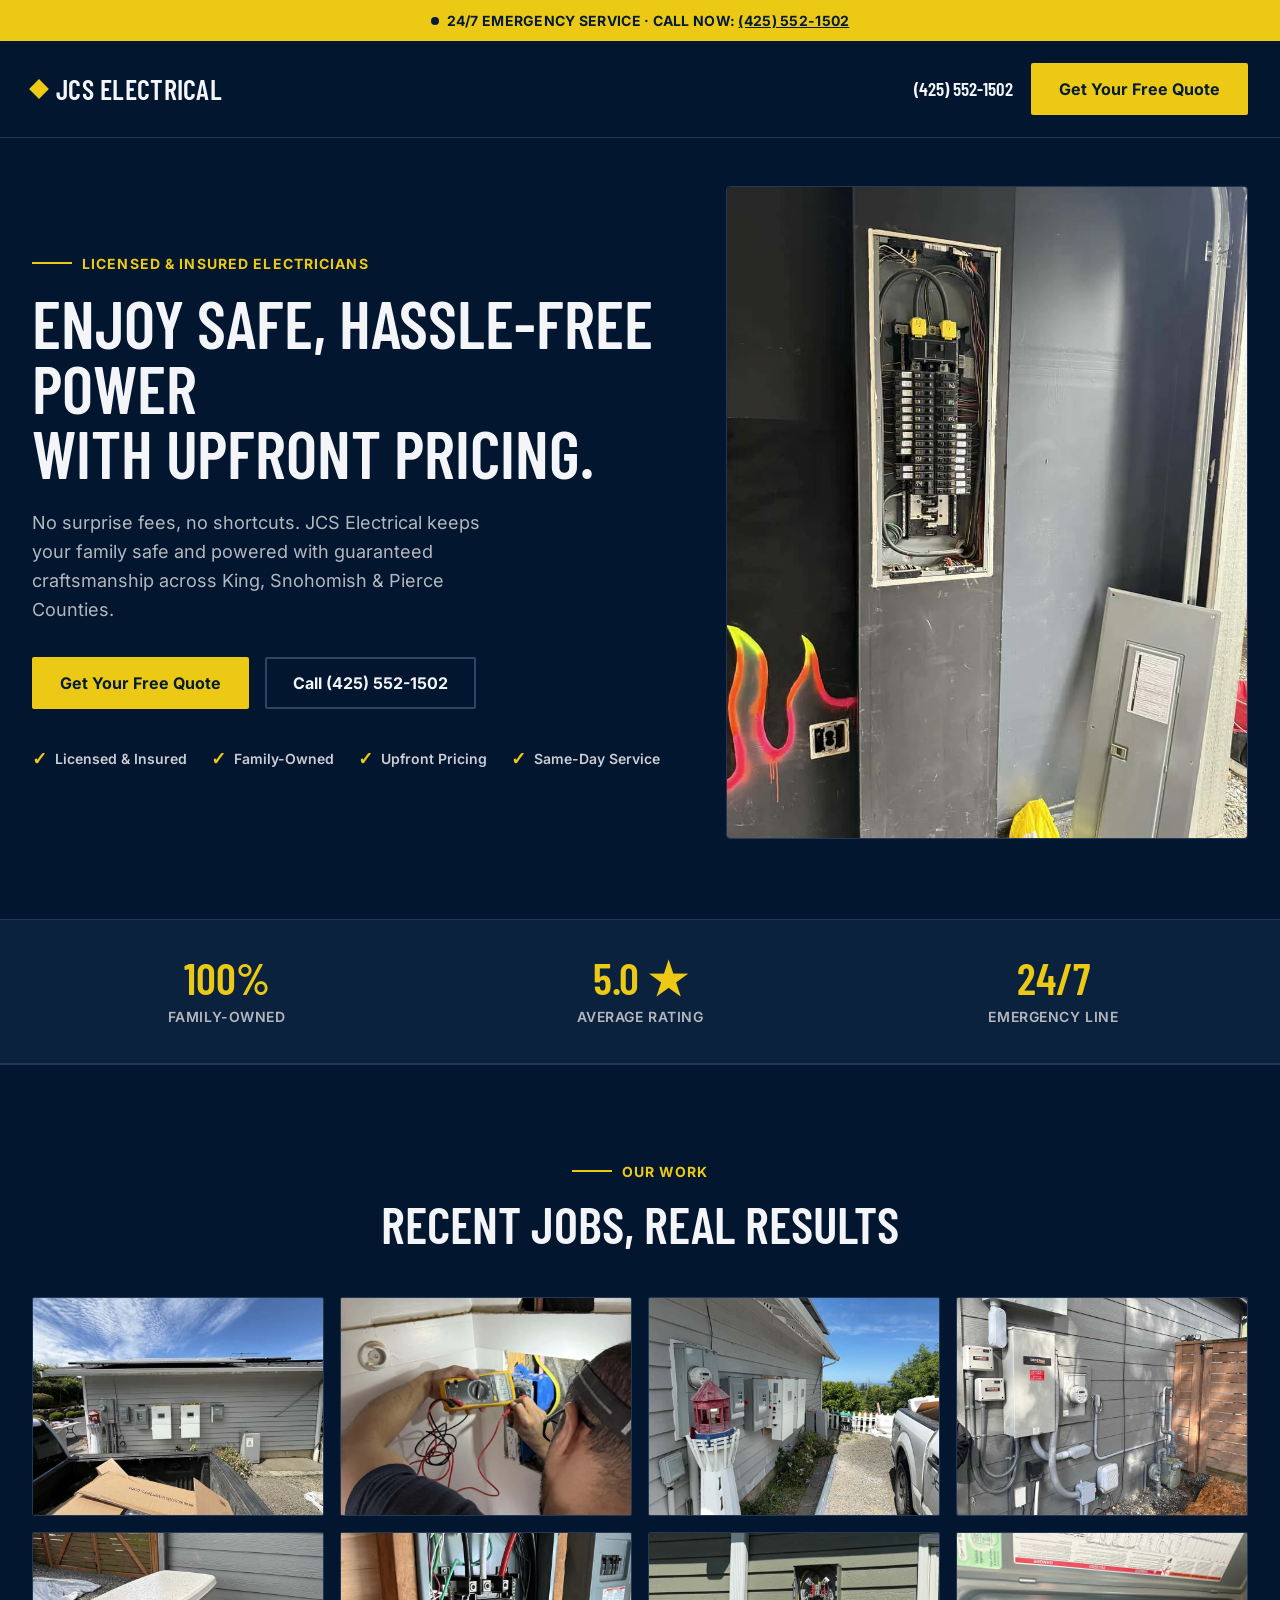
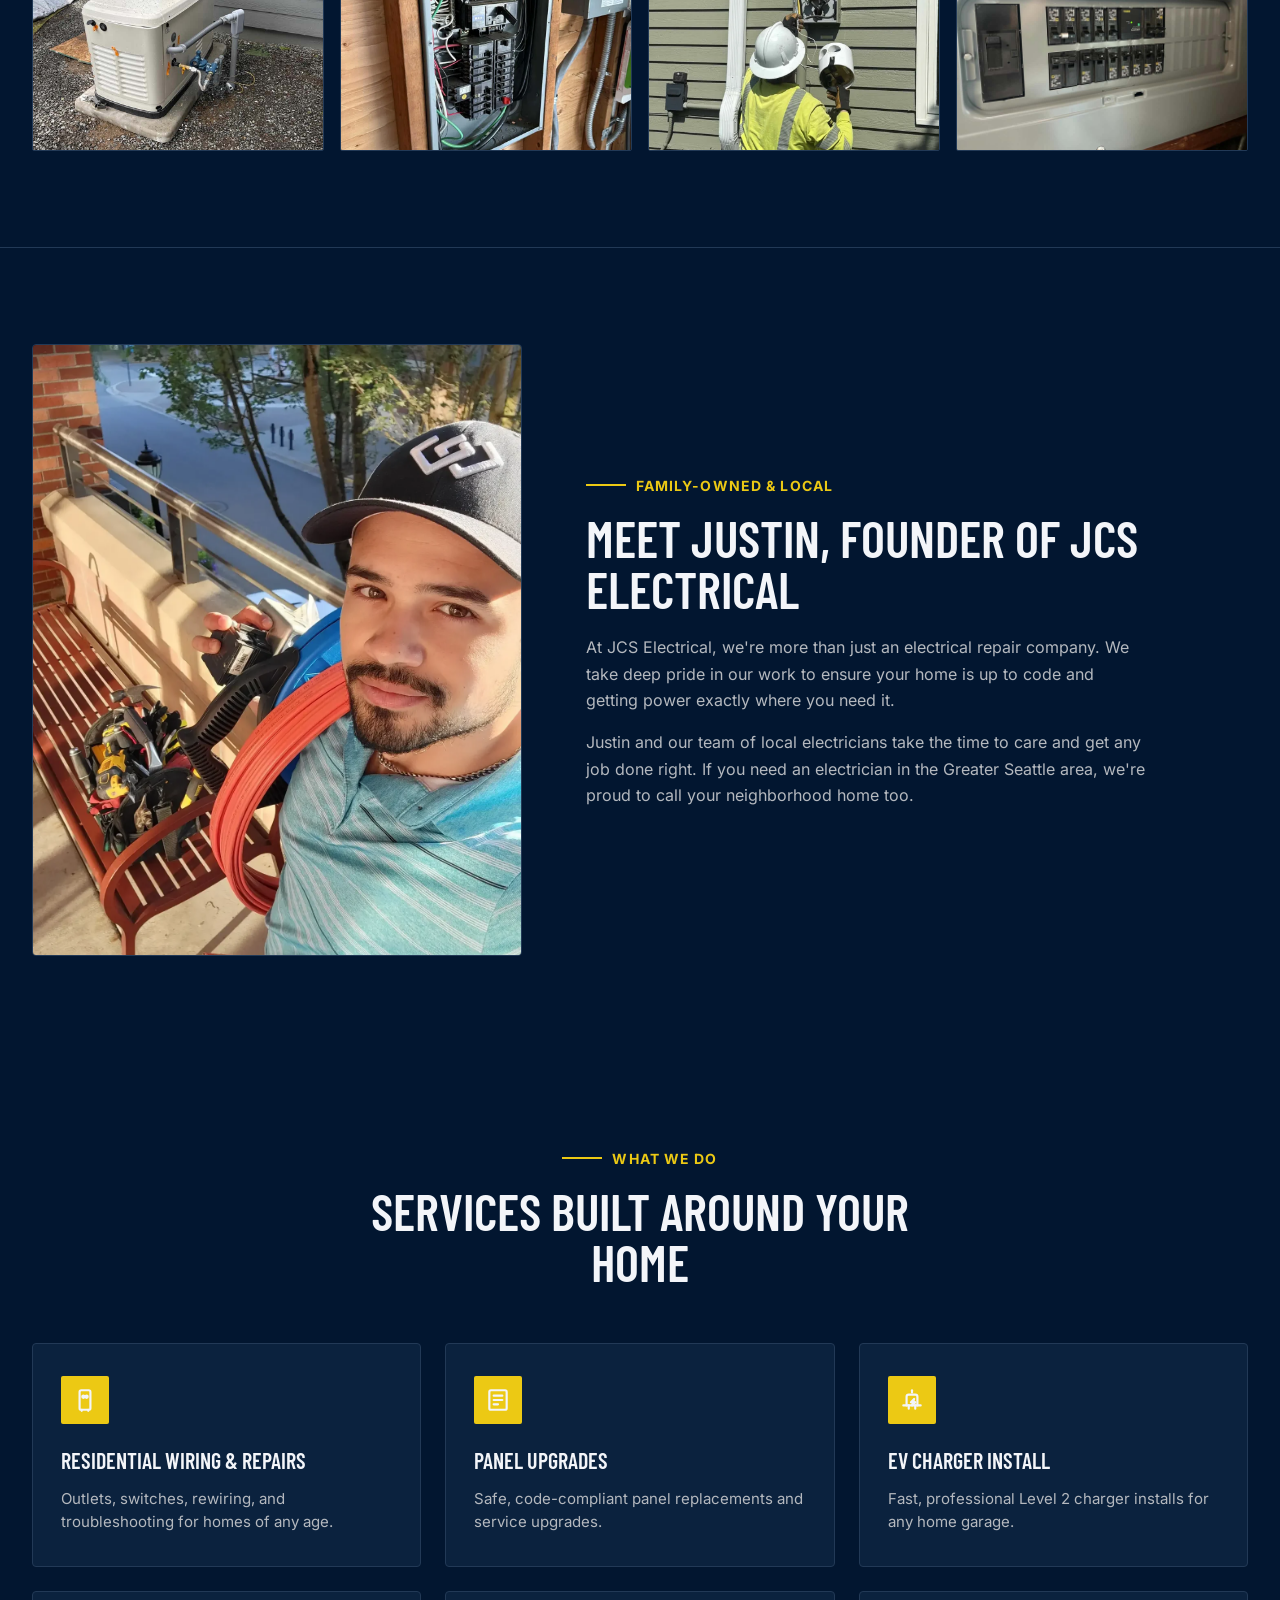
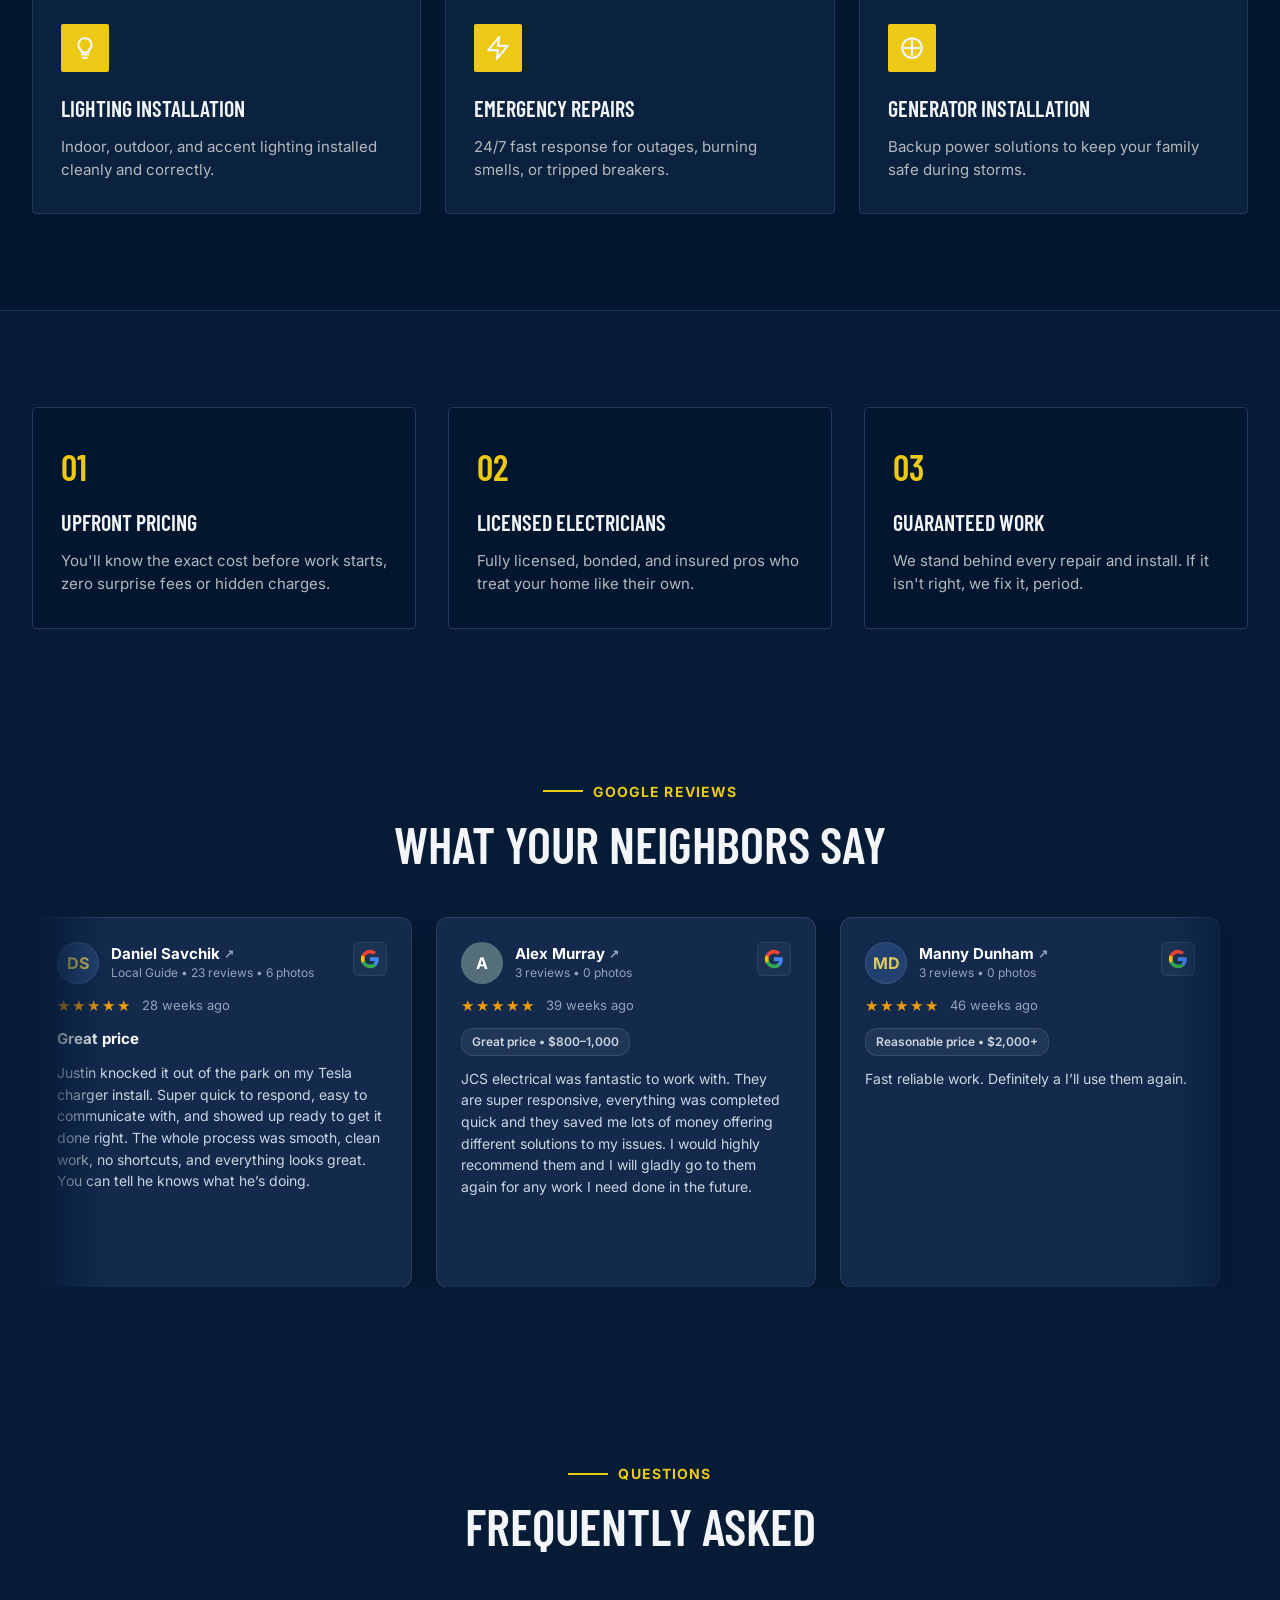
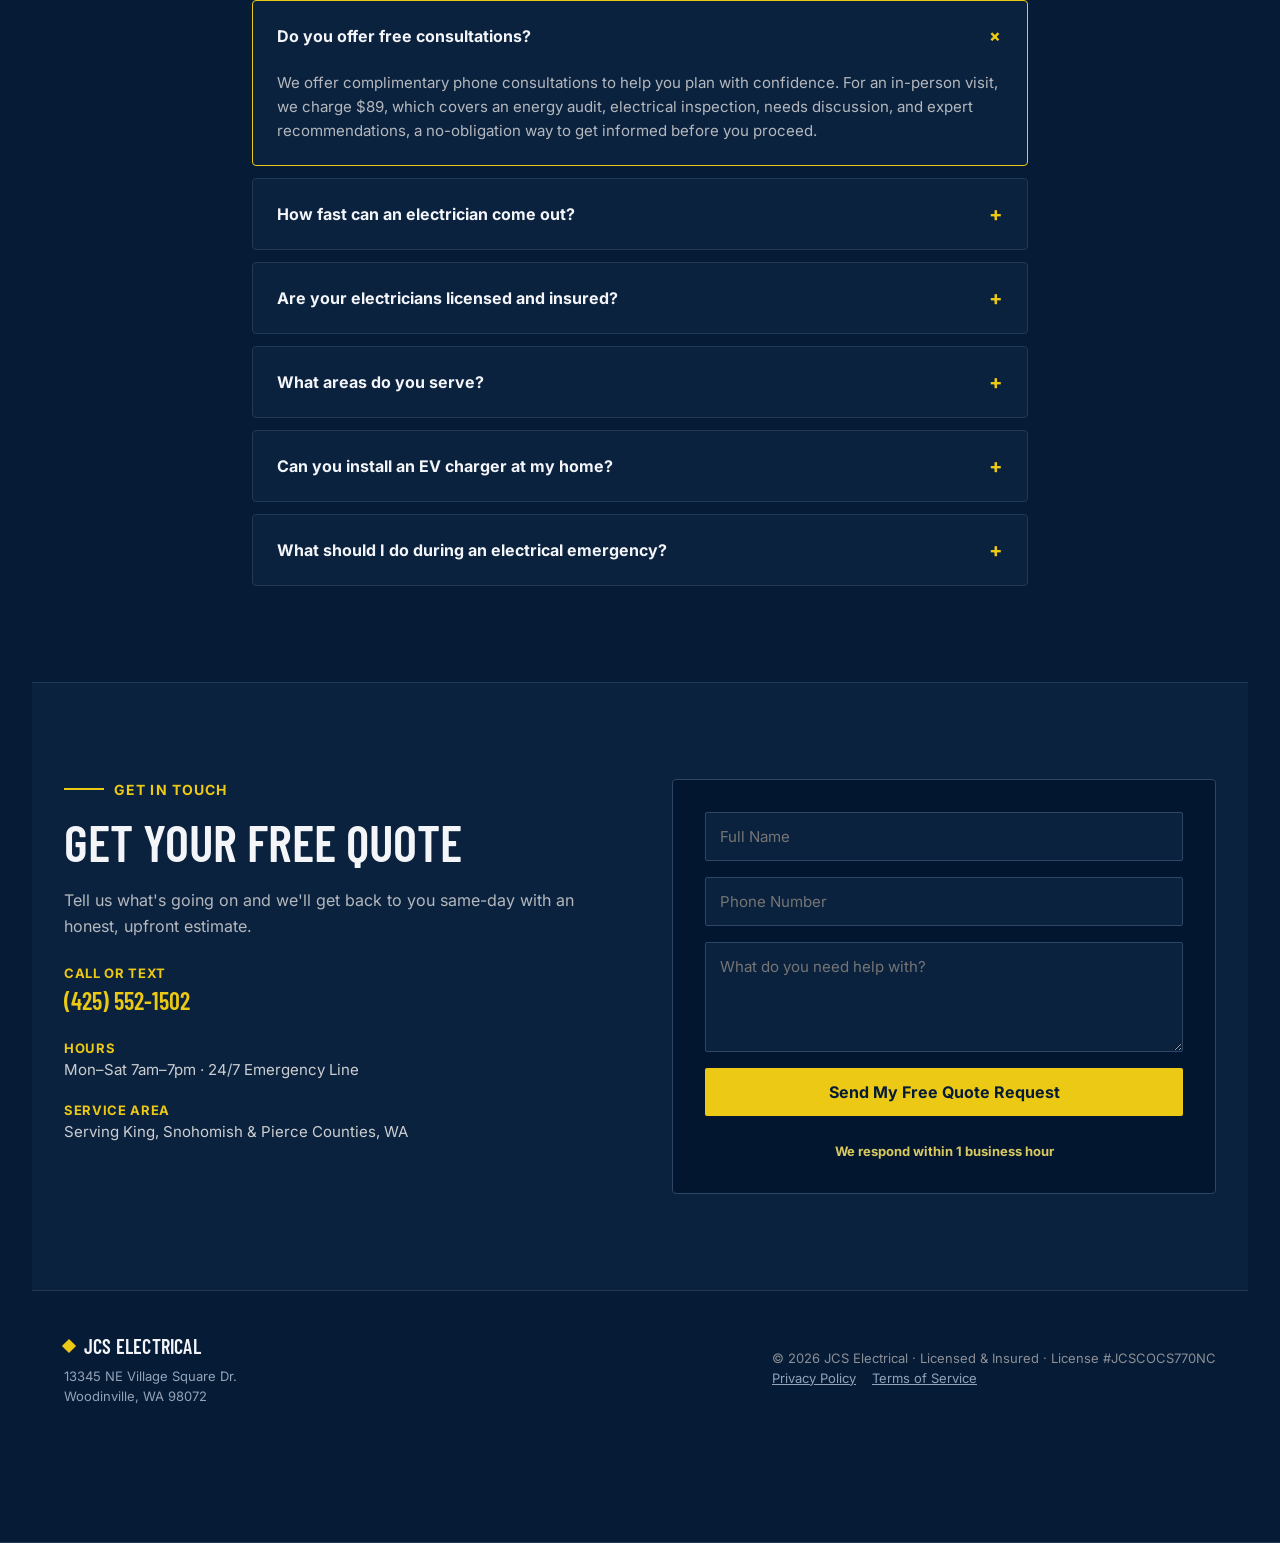
<file: index.html>
<!DOCTYPE html>
<html lang="en">
<head>
  <!-- Google Tag Manager -->
<script>(function(w,d,s,l,i){w[l]=w[l]||[];w[l].push({'gtm.start':
new Date().getTime(),event:'gtm.js'});var f=d.getElementsByTagName(s)[0],
j=d.createElement(s),dl=l!='dataLayer'?'&l='+l:'';j.async=true;j.src=
'https://www.googletagmanager.com/gtm.js?id='+i+dl;f.parentNode.insertBefore(j,f);
})(window,document,'script','dataLayer','GTM-WF25S3V5');</script>
<!-- End Google Tag Manager -->
  <meta charset="utf-8">
  <meta name="viewport" content="width=device-width, initial-scale=1.0">
  <title>JCS Electrical | Licensed & Insured Electricians in Seattle, WA</title>
  <meta name="description" content="JCS Electrical is a family-owned electrical company keeping local homes safe and powered in King, Snohomish & Pierce Counties. Upfront pricing, same-day service & 24/7 emergency repairs.">
  <link rel="canonical" href="https://jcselectricalseattle.com/">
  <link rel="stylesheet" href="css/styles.css?v=3">
  <style>
    /* Critical Reviews Slider Layout & Full Component Fallbacks */
    .reviews-section {
      padding-top: 80px;
      padding-bottom: 80px;
      overflow: hidden;
      position: relative;
    }
    .reviews-slider-wrapper {
      width: 100%;
      overflow: hidden;
      position: relative;
      margin-top: 40px;
      mask-image: linear-gradient(to right, transparent 0%, black 6%, black 94%, transparent 100%);
      -webkit-mask-image: linear-gradient(to right, transparent 0%, black 6%, black 94%, transparent 100%);
    }
    .reviews-slider-track {
      display: flex !important;
      flex-direction: row !important;
      flex-wrap: nowrap !important;
      gap: 24px !important;
      width: max-content !important;
      min-width: max-content !important;
      animation: infiniteScroll 55s linear infinite !important;
      animation-play-state: running !important;
      will-change: transform;
    }
    .reviews-slider-track:hover,
    .reviews-slider-track *:hover {
      animation-play-state: running !important;
    }
    @keyframes infiniteScroll {
      0% { transform: translateX(0); }
      100% { transform: translateX(-50%); }
    }
    .google-review-card {
      width: 380px !important;
      min-width: 380px !important;
      max-width: 380px !important;
      flex-shrink: 0 !important;
      background: #132a4d !important;
      border: 1px solid rgba(255, 255, 255, 0.1) !important;
      border-radius: 12px !important;
      padding: 24px !important;
      display: flex !important;
      flex-direction: column !important;
      gap: 12px !important;
      box-shadow: 0 8px 24px rgba(0, 0, 0, 0.3) !important;
      text-align: left !important;
      box-sizing: border-box !important;
    }
    .gr-header {
      display: flex !important;
      align-items: flex-start !important;
      justify-content: space-between !important;
      gap: 12px !important;
      width: 100% !important;
    }
    .gr-author-info {
      display: flex !important;
      align-items: center !important;
      gap: 12px !important;
    }
    .gr-avatar {
      width: 42px !important;
      height: 42px !important;
      border-radius: 50% !important;
      display: flex !important;
      align-items: center !important;
      justify-content: center !important;
      font-weight: 700 !important;
      font-size: 16px !important;
      color: #ffffff !important;
      flex-shrink: 0 !important;
    }
    .gr-avatar-dark { background: #234170 !important; color: #d9c95e !important; border: 1px solid rgba(255, 255, 255, 0.1) !important; }
    .gr-avatar-slate { background: #546e7a !important; color: #ffffff !important; }
    .gr-avatar-blue { background: #0288d1 !important; color: #ffffff !important; }
    .gr-avatar-indigo { background: #3949ab !important; color: #ffffff !important; }
    .gr-avatar-purple { background: #7b1fa2 !important; color: #ffffff !important; }
    .gr-avatar-magenta { background: #c2185b !important; color: #ffffff !important; }
    .gr-avatar-teal { background: #00796b !important; color: #ffffff !important; }

    .gr-author-name {
      font-weight: 700 !important;
      font-size: 15px !important;
      color: #ffffff !important;
      display: flex !important;
      align-items: center !important;
      gap: 4px !important;
      margin: 0 !important;
      line-height: 1.2 !important;
    }
    .gr-ext-icon {
      font-size: 12px !important;
      color: #94a3b8 !important;
      display: inline-block !important;
    }
    .gr-author-subtext {
      font-size: 12px !important;
      color: #94a3b8 !important;
      margin-top: 2px !important;
      line-height: 1.3 !important;
    }
    .gr-google-logo {
      display: flex !important;
      align-items: center !important;
      justify-content: center !important;
      padding: 6px !important;
      background: rgba(255, 255, 255, 0.04) !important;
      border: 1px solid rgba(255, 255, 255, 0.08) !important;
      border-radius: 6px !important;
      flex-shrink: 0 !important;
    }
    .gr-rating-row {
      display: flex !important;
      align-items: center !important;
      gap: 10px !important;
    }
    .gr-stars {
      color: #f59e0b !important;
      font-size: 15px !important;
      letter-spacing: 2px !important;
      line-height: 1 !important;
    }
    .gr-time {
      font-size: 13px !important;
      color: #94a3b8 !important;
    }
    .gr-review-title {
      font-weight: 700 !important;
      font-size: 15px !important;
      color: #ffffff !important;
      margin: 0 !important;
    }
    .gr-tag-pill {
      display: inline-block !important;
      font-size: 12px !important;
      font-weight: 600 !important;
      color: #cbd5e1 !important;
      background: rgba(255, 255, 255, 0.06) !important;
      border: 1px solid rgba(255, 255, 255, 0.1) !important;
      border-radius: 12px !important;
      padding: 4px 10px !important;
      align-self: flex-start !important;
    }
    .gr-review-text {
      font-size: 14px !important;
      line-height: 1.55 !important;
      color: #cbd5e1 !important;
      margin: 0 !important;
    }
  </style>
</head>
<body>
  <!-- Google Tag Manager (noscript) -->
<noscript><iframe src="https://www.googletagmanager.com/ns.html?id=GTM-WF25S3V5"
height="0" width="0" style="display:none;visibility:hidden"></iframe></noscript>
<!-- End Google Tag Manager (noscript) -->

  <!-- 1. EMERGENCY TOP BANNER -->
  <div class="emergency-banner">
    <span class="emergency-dot"></span>
    <span>24/7 EMERGENCY SERVICE · CALL NOW: <a href="tel:+14255521502" style="color:inherit; text-decoration:underline;">(425) 552-1502</a></span>
  </div>

  <!-- 2. SITE HEADER & NAVIGATION -->
  <header class="site-header">
    <div class="container header-container">
      <a href="#" class="logo">
        <span class="logo-icon"></span>
        JCS ELECTRICAL
      </a>

      <!-- Header Actions -->
      <div class="header-actions">
        <a href="tel:+14255521502" class="phone-link">(425) 552-1502</a>
        <a href="#contact" class="btn-primary">Get Your Free Quote</a>
      </div>
    </div>
  </header>

  <!-- 3. HERO SECTION -->
  <section id="hero" class="hero-section container">
    <div>
      <div class="heading-tag">
        <div class="heading-tag-line"></div>
        <span class="heading-tag-text">Licensed &amp; Insured Electricians</span>
      </div>
      <h1 class="hero-headline">
        Enjoy Safe, Hassle-Free Power<br>With Upfront Pricing.
      </h1>
      <p class="hero-description">
        No surprise fees, no shortcuts. JCS Electrical keeps your family safe and powered with guaranteed craftsmanship across King, Snohomish &amp; Pierce Counties.
      </p>
      <div class="hero-cta-group">
        <a href="#contact" class="btn-primary">Get Your Free Quote</a>
        <a href="tel:+14255521502" class="btn-secondary">Call (425) 552-1502</a>
      </div>
      <div class="trust-badges-inline">
        <div class="badge-item"><span class="badge-check">✓</span> Licensed &amp; Insured</div>
        <div class="badge-item"><span class="badge-check">✓</span> Family-Owned</div>
        <div class="badge-item"><span class="badge-check">✓</span> Upfront Pricing</div>
        <div class="badge-item"><span class="badge-check">✓</span> Same-Day Service</div>
      </div>
    </div>
    <div class="hero-image-wrapper">
      <img src="assets/images/img_2.webp" alt="JCS Electrical professional electrician on job site" loading="eager">
    </div>
  </section>

  <!-- 4. STATS BAR -->
  <section class="stats-section">
    <div class="container stats-grid">
      <div>
        <div class="stat-value">100%</div>
        <div class="stat-label">Family-Owned</div>
      </div>
      <div>
        <div class="stat-value">5.0 ★</div>
        <div class="stat-label">Average Rating</div>
      </div>
      <div>
        <div class="stat-value">24/7</div>
        <div class="stat-label">Emergency Line</div>
      </div>
    </div>
  </section>

  <!-- 4.5 OUR WORK / RECENT JOBS GALLERY SECTION -->
  <section id="work" class="gallery-section">
    <div class="container">
      <div class="gallery-header">
        <div class="heading-tag" style="justify-content: center;">
          <div class="heading-tag-line"></div>
          <span class="heading-tag-text">Our Work</span>
        </div>
        <h2 class="section-title">Recent jobs, real results</h2>
      </div>

      <div class="gallery-grid">
        <div class="gallery-item">
          <img src="assets/gallery/gallery-1.jpg" alt="JCS Electrical Service Panel Installation" loading="lazy">
        </div>
        <div class="gallery-item">
          <img src="assets/gallery/gallery-2.webp" alt="JCS Electrical Wiring &amp; Outlet Testing" loading="lazy">
        </div>
        <div class="gallery-item">
          <img src="assets/gallery/gallery-3.jpg" alt="JCS Electrical Exterior Meter &amp; Panel Upgrade" loading="lazy">
        </div>
        <div class="gallery-item">
          <img src="assets/gallery/gallery-4.jpg" alt="JCS Electrical Home Electrical Panel &amp; Disconnect" loading="lazy">
        </div>
        <div class="gallery-item">
          <img src="assets/gallery/gallery-5.jpg" alt="JCS Electrical Backup Generator Installation" loading="lazy">
        </div>
        <div class="gallery-item">
          <img src="assets/gallery/gallery-6.webp" alt="JCS Electrical Breaker Box Wiring Upgrade" loading="lazy">
        </div>
        <div class="gallery-item">
          <img src="assets/gallery/gallery-7.webp" alt="JCS Electrician Installing Exterior Electrical Box" loading="lazy">
        </div>
        <div class="gallery-item">
          <img src="assets/gallery/gallery-8.jpg" alt="JCS Electrical Upgraded Main Circuit Breaker Panel" loading="lazy">
        </div>
      </div>
    </div>
  </section>

  <!-- 5. ABOUT / FOUNDER SECTION -->
  <section id="about" class="container about-section">
    <div class="about-image-wrapper">
      <img src="assets/images/img_1.webp" alt="Justin, Founder of JCS Electrical" loading="lazy">
    </div>
    <div>
      <div class="heading-tag">
        <div class="heading-tag-line"></div>
        <span class="heading-tag-text">Family-Owned &amp; Local</span>
      </div>
      <h2 class="section-title" style="margin-bottom: 20px;">Meet Justin, Founder of JCS Electrical</h2>
      <p class="about-paragraph">
        At JCS Electrical, we're more than just an electrical repair company. We take deep pride in our work to ensure your home is up to code and getting power exactly where you need it.
      </p>
      <p class="about-paragraph">
        Justin and our team of local electricians take the time to care and get any job done right. If you need an electrician in the Greater Seattle area, we're proud to call your neighborhood home too.
      </p>
    </div>
  </section>

  <!-- 6. SERVICES SECTION -->
  <section id="services" class="container services-section">
    <div class="services-header">
      <div class="heading-tag" style="justify-content: center;">
        <div class="heading-tag-line"></div>
        <span class="heading-tag-text">What We Do</span>
      </div>
      <h2 class="section-title">Services built around your home</h2>
    </div>

    <div class="services-grid">
      <!-- Service 1 -->
      <div class="service-card">
        <div class="service-icon">
          <svg width="26" height="26" viewBox="0 0 24 24" fill="none" stroke="currentColor" stroke-width="2" stroke-linecap="round" stroke-linejoin="round"><rect x="7" y="3" width="10" height="18" rx="1.5"></rect><circle cx="10.5" cy="9" r="1"></circle><circle cx="13.5" cy="9" r="1"></circle><path d="M9 21v1M15 21v1"></path></svg>
        </div>
        <h3 class="service-title">Residential Wiring &amp; Repairs</h3>
        <p class="service-desc">Outlets, switches, rewiring, and troubleshooting for homes of any age.</p>
      </div>

      <!-- Service 2 -->
      <div class="service-card">
        <div class="service-icon">
          <svg width="26" height="26" viewBox="0 0 24 24" fill="none" stroke="currentColor" stroke-width="2" stroke-linecap="round" stroke-linejoin="round"><rect x="4" y="3" width="16" height="18" rx="1.5"></rect><line x1="8" y1="8" x2="16" y2="8"></line><line x1="8" y1="12" x2="16" y2="12"></line><line x1="8" y1="16" x2="12" y2="16"></line></svg>
        </div>
        <h3 class="service-title">Panel Upgrades</h3>
        <p class="service-desc">Safe, code-compliant panel replacements and service upgrades.</p>
      </div>

      <!-- Service 3 -->
      <div class="service-card">
        <div class="service-icon">
          <svg width="26" height="26" viewBox="0 0 24 24" fill="none" stroke="currentColor" stroke-width="2" stroke-linecap="round" stroke-linejoin="round"><path d="M7 17V9a2 2 0 0 1 2-2h6a2 2 0 0 1 2 2v8"></path><path d="M4 17h16"></path><path d="M9 17v3M15 17v3"></path><path d="M12 5V3"></path><path d="M14 11l-3 3h2l-1 3 3-3h-2z"></path></svg>
        </div>
        <h3 class="service-title">EV Charger Install</h3>
        <p class="service-desc">Fast, professional Level 2 charger installs for any home garage.</p>
      </div>

      <!-- Service 4 -->
      <div class="service-card">
        <div class="service-icon">
          <svg width="26" height="26" viewBox="0 0 24 24" fill="none" stroke="currentColor" stroke-width="2" stroke-linecap="round" stroke-linejoin="round"><path d="M9 18h6"></path><path d="M10 21h4"></path><path d="M12 3a6 6 0 0 0-4 10.5c.6.6 1 1.5 1 2.5h6c0-1 .4-1.9 1-2.5A6 6 0 0 0 12 3Z"></path></svg>
        </div>
        <h3 class="service-title">Lighting Installation</h3>
        <p class="service-desc">Indoor, outdoor, and accent lighting installed cleanly and correctly.</p>
      </div>

      <!-- Service 5 -->
      <div class="service-card">
        <div class="service-icon">
          <svg width="26" height="26" viewBox="0 0 24 24" fill="none" stroke="currentColor" stroke-width="2" stroke-linecap="round" stroke-linejoin="round"><path d="M13 2L3 14h9l-1 8 10-12h-9l1-8z"></path></svg>
        </div>
        <h3 class="service-title">Emergency Repairs</h3>
        <p class="service-desc">24/7 fast response for outages, burning smells, or tripped breakers.</p>
      </div>

      <!-- Service 6 -->
      <div class="service-card">
        <div class="service-icon">
          <svg width="26" height="26" viewBox="0 0 24 24" fill="none" stroke="currentColor" stroke-width="2" stroke-linecap="round" stroke-linejoin="round"><path d="M5 12h14"></path><path d="M12 5v14"></path><circle cx="12" cy="12" r="9"></circle></svg>
        </div>
        <h3 class="service-title">Generator Installation</h3>
        <p class="service-desc">Backup power solutions to keep your family safe during storms.</p>
      </div>
    </div>
  </section>

  <!-- 7. WHY CHOOSE US & REVIEWS SECTION -->
  <section id="reviews" class="why-section">
    <div class="container">
      
      <!-- Why Choose Us Grid -->
      <div class="why-grid">
        <div class="why-card">
          <div class="why-number">01</div>
          <h3 class="why-title">Upfront Pricing</h3>
          <p class="why-desc">You'll know the exact cost before work starts, zero surprise fees or hidden charges.</p>
        </div>
        <div class="why-card">
          <div class="why-number">02</div>
          <h3 class="why-title">Licensed Electricians</h3>
          <p class="why-desc">Fully licensed, bonded, and insured pros who treat your home like their own.</p>
        </div>
        <div class="why-card">
          <div class="why-number">03</div>
          <h3 class="why-title">Guaranteed Work</h3>
          <p class="why-desc">We stand behind every repair and install. If it isn't right, we fix it, period.</p>
        </div>
      </div>

  <!-- 7. REVIEWS SECTION (INFINITE SCROLLING GOOGLE REVIEWS SLIDER) -->
  <section id="reviews" class="reviews-section">
    <div class="container">
      <div class="reviews-header" style="text-align: center;">
        <div class="heading-tag" style="justify-content: center;">
          <div class="heading-tag-line"></div>
          <span class="heading-tag-text">GOOGLE REVIEWS</span>
        </div>
        <h2 class="section-title">What your neighbors say</h2>
      </div>
    </div>

    <div class="reviews-slider-wrapper">
      <div class="reviews-slider-track">
        <!-- FIRST SET OF 10 GOOGLE REVIEWS -->
        <div class="google-review-card">
          <div class="gr-header">
            <div class="gr-author-info">
              <div class="gr-avatar gr-avatar-dark">DS</div>
              <div>
                <div class="gr-author-name">Daniel Savchik <span class="gr-ext-icon">↗</span></div>
                <div class="gr-author-subtext">Local Guide • 23 reviews • 6 photos</div>
              </div>
            </div>
            <div class="gr-google-logo" aria-label="Google Review">
              <svg width="20" height="20" viewBox="0 0 24 24">
                <path fill="#4285F4" d="M22.56 12.25c0-.78-.07-1.53-.2-2.25H12v4.26h5.92c-.26 1.37-1.04 2.53-2.21 3.31v2.77h3.57c2.08-1.92 3.28-4.74 3.28-8.09z"/>
                <path fill="#34A853" d="M12 23c2.97 0 5.46-.98 7.28-2.66l-3.57-2.77c-.98.66-2.23 1.06-3.71 1.06-2.86 0-5.29-1.93-6.16-4.53H2.18v2.84C3.99 20.53 7.7 23 12 23z"/>
                <path fill="#FBBC05" d="M5.84 14.09c-.22-.66-.35-1.36-.35-2.09s.13-1.43.35-2.09V7.06H2.18C1.43 8.55 1 10.22 1 12s.43 3.45 1.18 4.94l2.85-2.22.81-.63z"/>
                <path fill="#EA4335" d="M12 5.38c1.62 0 3.06.56 4.21 1.64l3.15-3.15C17.45 2.09 14.97 1 12 1 7.7 1 3.99 3.47 2.18 7.06l3.66 2.84c.87-2.6 3.3-4.52 6.16-4.52z"/>
              </svg>
            </div>
          </div>
          <div class="gr-rating-row">
            <div class="gr-stars">★★★★★</div>
            <span class="gr-time">28 weeks ago</span>
          </div>
          <div class="gr-review-title">Great price</div>
          <p class="gr-review-text">Justin knocked it out of the park on my Tesla charger install. Super quick to respond, easy to communicate with, and showed up ready to get it done right. The whole process was smooth, clean work, no shortcuts, and everything looks great. You can tell he knows what he’s doing.</p>
        </div>

        <div class="google-review-card">
          <div class="gr-header">
            <div class="gr-author-info">
              <div class="gr-avatar gr-avatar-slate">A</div>
              <div>
                <div class="gr-author-name">Alex Murray <span class="gr-ext-icon">↗</span></div>
                <div class="gr-author-subtext">3 reviews • 0 photos</div>
              </div>
            </div>
            <div class="gr-google-logo" aria-label="Google Review">
              <svg width="20" height="20" viewBox="0 0 24 24">
                <path fill="#4285F4" d="M22.56 12.25c0-.78-.07-1.53-.2-2.25H12v4.26h5.92c-.26 1.37-1.04 2.53-2.21 3.31v2.77h3.57c2.08-1.92 3.28-4.74 3.28-8.09z"/>
                <path fill="#34A853" d="M12 23c2.97 0 5.46-.98 7.28-2.66l-3.57-2.77c-.98.66-2.23 1.06-3.71 1.06-2.86 0-5.29-1.93-6.16-4.53H2.18v2.84C3.99 20.53 7.7 23 12 23z"/>
                <path fill="#FBBC05" d="M5.84 14.09c-.22-.66-.35-1.36-.35-2.09s.13-1.43.35-2.09V7.06H2.18C1.43 8.55 1 10.22 1 12s.43 3.45 1.18 4.94l2.85-2.22.81-.63z"/>
                <path fill="#EA4335" d="M12 5.38c1.62 0 3.06.56 4.21 1.64l3.15-3.15C17.45 2.09 14.97 1 12 1 7.7 1 3.99 3.47 2.18 7.06l3.66 2.84c.87-2.6 3.3-4.52 6.16-4.52z"/>
              </svg>
            </div>
          </div>
          <div class="gr-rating-row">
            <div class="gr-stars">★★★★★</div>
            <span class="gr-time">39 weeks ago</span>
          </div>
          <div class="gr-tag-pill">Great price • $800–1,000</div>
          <p class="gr-review-text">JCS electrical was fantastic to work with. They are super responsive, everything was completed quick and they saved me lots of money offering different solutions to my issues. I would highly recommend them and I will gladly go to them again for any work I need done in the future.</p>
        </div>

        <div class="google-review-card">
          <div class="gr-header">
            <div class="gr-author-info">
              <div class="gr-avatar gr-avatar-dark">MD</div>
              <div>
                <div class="gr-author-name">Manny Dunham <span class="gr-ext-icon">↗</span></div>
                <div class="gr-author-subtext">3 reviews • 0 photos</div>
              </div>
            </div>
            <div class="gr-google-logo" aria-label="Google Review">
              <svg width="20" height="20" viewBox="0 0 24 24">
                <path fill="#4285F4" d="M22.56 12.25c0-.78-.07-1.53-.2-2.25H12v4.26h5.92c-.26 1.37-1.04 2.53-2.21 3.31v2.77h3.57c2.08-1.92 3.28-4.74 3.28-8.09z"/>
                <path fill="#34A853" d="M12 23c2.97 0 5.46-.98 7.28-2.66l-3.57-2.77c-.98.66-2.23 1.06-3.71 1.06-2.86 0-5.29-1.93-6.16-4.53H2.18v2.84C3.99 20.53 7.7 23 12 23z"/>
                <path fill="#FBBC05" d="M5.84 14.09c-.22-.66-.35-1.36-.35-2.09s.13-1.43.35-2.09V7.06H2.18C1.43 8.55 1 10.22 1 12s.43 3.45 1.18 4.94l2.85-2.22.81-.63z"/>
                <path fill="#EA4335" d="M12 5.38c1.62 0 3.06.56 4.21 1.64l3.15-3.15C17.45 2.09 14.97 1 12 1 7.7 1 3.99 3.47 2.18 7.06l3.66 2.84c.87-2.6 3.3-4.52 6.16-4.52z"/>
              </svg>
            </div>
          </div>
          <div class="gr-rating-row">
            <div class="gr-stars">★★★★★</div>
            <span class="gr-time">46 weeks ago</span>
          </div>
          <div class="gr-tag-pill">Reasonable price • $2,000+</div>
          <p class="gr-review-text">Fast reliable work. Definitely a I’ll use them again.</p>
        </div>

        <div class="google-review-card">
          <div class="gr-header">
            <div class="gr-author-info">
              <div class="gr-avatar gr-avatar-blue">L</div>
              <div>
                <div class="gr-author-name">Laura Davis <span class="gr-ext-icon">↗</span></div>
                <div class="gr-author-subtext">5 reviews • 0 photos</div>
              </div>
            </div>
            <div class="gr-google-logo" aria-label="Google Review">
              <svg width="20" height="20" viewBox="0 0 24 24">
                <path fill="#4285F4" d="M22.56 12.25c0-.78-.07-1.53-.2-2.25H12v4.26h5.92c-.26 1.37-1.04 2.53-2.21 3.31v2.77h3.57c2.08-1.92 3.28-4.74 3.28-8.09z"/>
                <path fill="#34A853" d="M12 23c2.97 0 5.46-.98 7.28-2.66l-3.57-2.77c-.98.66-2.23 1.06-3.71 1.06-2.86 0-5.29-1.93-6.16-4.53H2.18v2.84C3.99 20.53 7.7 23 12 23z"/>
                <path fill="#FBBC05" d="M5.84 14.09c-.22-.66-.35-1.36-.35-2.09s.13-1.43.35-2.09V7.06H2.18C1.43 8.55 1 10.22 1 12s.43 3.45 1.18 4.94l2.85-2.22.81-.63z"/>
                <path fill="#EA4335" d="M12 5.38c1.62 0 3.06.56 4.21 1.64l3.15-3.15C17.45 2.09 14.97 1 12 1 7.7 1 3.99 3.47 2.18 7.06l3.66 2.84c.87-2.6 3.3-4.52 6.16-4.52z"/>
              </svg>
            </div>
          </div>
          <div class="gr-rating-row">
            <div class="gr-stars">★★★★★</div>
            <span class="gr-time">49 weeks ago</span>
          </div>
          <p class="gr-review-text">Khalid and Malachi were awesome, professional and did a great job repairing my electrical issue !</p>
        </div>

        <div class="google-review-card">
          <div class="gr-header">
            <div class="gr-author-info">
              <div class="gr-avatar gr-avatar-indigo">E</div>
              <div>
                <div class="gr-author-name">Eddie Sanchez <span class="gr-ext-icon">↗</span></div>
                <div class="gr-author-subtext">3 reviews • 6 photos</div>
              </div>
            </div>
            <div class="gr-google-logo" aria-label="Google Review">
              <svg width="20" height="20" viewBox="0 0 24 24">
                <path fill="#4285F4" d="M22.56 12.25c0-.78-.07-1.53-.2-2.25H12v4.26h5.92c-.26 1.37-1.04 2.53-2.21 3.31v2.77h3.57c2.08-1.92 3.28-4.74 3.28-8.09z"/>
                <path fill="#34A853" d="M12 23c2.97 0 5.46-.98 7.28-2.66l-3.57-2.77c-.98.66-2.23 1.06-3.71 1.06-2.86 0-5.29-1.93-6.16-4.53H2.18v2.84C3.99 20.53 7.7 23 12 23z"/>
                <path fill="#FBBC05" d="M5.84 14.09c-.22-.66-.35-1.36-.35-2.09s.13-1.43.35-2.09V7.06H2.18C1.43 8.55 1 10.22 1 12s.43 3.45 1.18 4.94l2.85-2.22.81-.63z"/>
                <path fill="#EA4335" d="M12 5.38c1.62 0 3.06.56 4.21 1.64l3.15-3.15C17.45 2.09 14.97 1 12 1 7.7 1 3.99 3.47 2.18 7.06l3.66 2.84c.87-2.6 3.3-4.52 6.16-4.52z"/>
              </svg>
            </div>
          </div>
          <div class="gr-rating-row">
            <div class="gr-stars">★★★★★</div>
            <span class="gr-time">Jul 13, 2025</span>
          </div>
          <p class="gr-review-text">I’ve worked with JCS Electric since the early days, and the quality of their work has remained solid across every project. They’re dependable, efficient, and consistently deliver clean, professional electrical installations that meet code and hold up over time.</p>
        </div>

        <div class="google-review-card">
          <div class="gr-header">
            <div class="gr-author-info">
              <div class="gr-avatar gr-avatar-dark">AJ</div>
              <div>
                <div class="gr-author-name">ashish jain <span class="gr-ext-icon">↗</span></div>
                <div class="gr-author-subtext">Local Guide • 20 reviews • 0 photos</div>
              </div>
            </div>
            <div class="gr-google-logo" aria-label="Google Review">
              <svg width="20" height="20" viewBox="0 0 24 24">
                <path fill="#4285F4" d="M22.56 12.25c0-.78-.07-1.53-.2-2.25H12v4.26h5.92c-.26 1.37-1.04 2.53-2.21 3.31v2.77h3.57c2.08-1.92 3.28-4.74 3.28-8.09z"/>
                <path fill="#34A853" d="M12 23c2.97 0 5.46-.98 7.28-2.66l-3.57-2.77c-.98.66-2.23 1.06-3.71 1.06-2.86 0-5.29-1.93-6.16-4.53H2.18v2.84C3.99 20.53 7.7 23 12 23z"/>
                <path fill="#FBBC05" d="M5.84 14.09c-.22-.66-.35-1.36-.35-2.09s.13-1.43.35-2.09V7.06H2.18C1.43 8.55 1 10.22 1 12s.43 3.45 1.18 4.94l2.85-2.22.81-.63z"/>
                <path fill="#EA4335" d="M12 5.38c1.62 0 3.06.56 4.21 1.64l3.15-3.15C17.45 2.09 14.97 1 12 1 7.7 1 3.99 3.47 2.18 7.06l3.66 2.84c.87-2.6 3.3-4.52 6.16-4.52z"/>
              </svg>
            </div>
          </div>
          <div class="gr-rating-row">
            <div class="gr-stars">★★★★★</div>
            <span class="gr-time">Jun 6, 2025</span>
          </div>
          <div class="gr-tag-pill">Reasonable price</div>
          <p class="gr-review-text">I recently call JCS to fix a switch in one of my bathroom. I was helped by Dustin who was thorough professional. He understood the problem, explained it very clearly and then properly fixed it. Whole process of scheduling, getting someone to help was very smooth. Best part is that JCS have an AI enabled automated system to answer their call which works really well.</p>
        </div>

        <div class="google-review-card">
          <div class="gr-header">
            <div class="gr-author-info">
              <div class="gr-avatar gr-avatar-purple">m</div>
              <div>
                <div class="gr-author-name">mike7great <span class="gr-ext-icon">↗</span></div>
                <div class="gr-author-subtext">5 reviews • 0 photos</div>
              </div>
            </div>
            <div class="gr-google-logo" aria-label="Google Review">
              <svg width="20" height="20" viewBox="0 0 24 24">
                <path fill="#4285F4" d="M22.56 12.25c0-.78-.07-1.53-.2-2.25H12v4.26h5.92c-.26 1.37-1.04 2.53-2.21 3.31v2.77h3.57c2.08-1.92 3.28-4.74 3.28-8.09z"/>
                <path fill="#34A853" d="M12 23c2.97 0 5.46-.98 7.28-2.66l-3.57-2.77c-.98.66-2.23 1.06-3.71 1.06-2.86 0-5.29-1.93-6.16-4.53H2.18v2.84C3.99 20.53 7.7 23 12 23z"/>
                <path fill="#FBBC05" d="M5.84 14.09c-.22-.66-.35-1.36-.35-2.09s.13-1.43.35-2.09V7.06H2.18C1.43 8.55 1 10.22 1 12s.43 3.45 1.18 4.94l2.85-2.22.81-.63z"/>
                <path fill="#EA4335" d="M12 5.38c1.62 0 3.06.56 4.21 1.64l3.15-3.15C17.45 2.09 14.97 1 12 1 7.7 1 3.99 3.47 2.18 7.06l3.66 2.84c.87-2.6 3.3-4.52 6.16-4.52z"/>
              </svg>
            </div>
          </div>
          <div class="gr-rating-row">
            <div class="gr-stars">★★★★★</div>
            <span class="gr-time">Apr 27, 2025</span>
          </div>
          <p class="gr-review-text">They do things neat and are very knowledgeable. They explained all their actions, so I felt confidence in their job of setting up and wiring light fixtures in a bedroom. Would recommend them to a friend.</p>
        </div>

        <div class="google-review-card">
          <div class="gr-header">
            <div class="gr-author-info">
              <div class="gr-avatar gr-avatar-slate">AO</div>
              <div>
                <div class="gr-author-name">Amy O'Neill <span class="gr-ext-icon">↗</span></div>
                <div class="gr-author-subtext">8 reviews • 1 photo</div>
              </div>
            </div>
            <div class="gr-google-logo" aria-label="Google Review">
              <svg width="20" height="20" viewBox="0 0 24 24">
                <path fill="#4285F4" d="M22.56 12.25c0-.78-.07-1.53-.2-2.25H12v4.26h5.92c-.26 1.37-1.04 2.53-2.21 3.31v2.77h3.57c2.08-1.92 3.28-4.74 3.28-8.09z"/>
                <path fill="#34A853" d="M12 23c2.97 0 5.46-.98 7.28-2.66l-3.57-2.77c-.98.66-2.23 1.06-3.71 1.06-2.86 0-5.29-1.93-6.16-4.53H2.18v2.84C3.99 20.53 7.7 23 12 23z"/>
                <path fill="#FBBC05" d="M5.84 14.09c-.22-.66-.35-1.36-.35-2.09s.13-1.43.35-2.09V7.06H2.18C1.43 8.55 1 10.22 1 12s.43 3.45 1.18 4.94l2.85-2.22.81-.63z"/>
                <path fill="#EA4335" d="M12 5.38c1.62 0 3.06.56 4.21 1.64l3.15-3.15C17.45 2.09 14.97 1 12 1 7.7 1 3.99 3.47 2.18 7.06l3.66 2.84c.87-2.6 3.3-4.52 6.16-4.52z"/>
              </svg>
            </div>
          </div>
          <div class="gr-rating-row">
            <div class="gr-stars">★★★★★</div>
            <span class="gr-time">Apr 10, 2025</span>
          </div>
          <p class="gr-review-text">We hired JCS Electrical to install a whole home generator after losing power for a week following the last bomb cyclone. Justin provided a comprehensive report with generator options based on our needs. He was very communicative and professional throughout the entire process and handled all the necessary permits and contractors. I would highly recommend JCS Electrical and plan to hire them again!</p>
        </div>

        <div class="google-review-card">
          <div class="gr-header">
            <div class="gr-author-info">
              <div class="gr-avatar gr-avatar-teal">D</div>
              <div>
                <div class="gr-author-name">Devanshu Singh <span class="gr-ext-icon">↗</span></div>
                <div class="gr-author-subtext">2 reviews • 3 photos</div>
              </div>
            </div>
            <div class="gr-google-logo" aria-label="Google Review">
              <svg width="20" height="20" viewBox="0 0 24 24">
                <path fill="#4285F4" d="M22.56 12.25c0-.78-.07-1.53-.2-2.25H12v4.26h5.92c-.26 1.37-1.04 2.53-2.21 3.31v2.77h3.57c2.08-1.92 3.28-4.74 3.28-8.09z"/>
                <path fill="#34A853" d="M12 23c2.97 0 5.46-.98 7.28-2.66l-3.57-2.77c-.98.66-2.23 1.06-3.71 1.06-2.86 0-5.29-1.93-6.16-4.53H2.18v2.84C3.99 20.53 7.7 23 12 23z"/>
                <path fill="#FBBC05" d="M5.84 14.09c-.22-.66-.35-1.36-.35-2.09s.13-1.43.35-2.09V7.06H2.18C1.43 8.55 1 10.22 1 12s.43 3.45 1.18 4.94l2.85-2.22.81-.63z"/>
                <path fill="#EA4335" d="M12 5.38c1.62 0 3.06.56 4.21 1.64l3.15-3.15C17.45 2.09 14.97 1 12 1 7.7 1 3.99 3.47 2.18 7.06l3.66 2.84c.87-2.6 3.3-4.52 6.16-4.52z"/>
              </svg>
            </div>
          </div>
          <div class="gr-rating-row">
            <div class="gr-stars">★★★★★</div>
            <span class="gr-time">Apr 5, 2025</span>
          </div>
          <p class="gr-review-text">Such a pleasant and professional experience. From now on, JCS electrical will be my go to service for my beloved home. Couldn’t entrust a better team with this responsibility.</p>
        </div>

        <div class="google-review-card">
          <div class="gr-header">
            <div class="gr-author-info">
              <div class="gr-avatar gr-avatar-magenta">C</div>
              <div>
                <div class="gr-author-name">Chris Hopwo <span class="gr-ext-icon">↗</span></div>
                <div class="gr-author-subtext">2 reviews • 0 photos</div>
              </div>
            </div>
            <div class="gr-google-logo" aria-label="Google Review">
              <svg width="20" height="20" viewBox="0 0 24 24">
                <path fill="#4285F4" d="M22.56 12.25c0-.78-.07-1.53-.2-2.25H12v4.26h5.92c-.26 1.37-1.04 2.53-2.21 3.31v2.77h3.57c2.08-1.92 3.28-4.74 3.28-8.09z"/>
                <path fill="#34A853" d="M12 23c2.97 0 5.46-.98 7.28-2.66l-3.57-2.77c-.98.66-2.23 1.06-3.71 1.06-2.86 0-5.29-1.93-6.16-4.53H2.18v2.84C3.99 20.53 7.7 23 12 23z"/>
                <path fill="#FBBC05" d="M5.84 14.09c-.22-.66-.35-1.36-.35-2.09s.13-1.43.35-2.09V7.06H2.18C1.43 8.55 1 10.22 1 12s.43 3.45 1.18 4.94l2.85-2.22.81-.63z"/>
                <path fill="#EA4335" d="M12 5.38c1.62 0 3.06.56 4.21 1.64l3.15-3.15C17.45 2.09 14.97 1 12 1 7.7 1 3.99 3.47 2.18 7.06l3.66 2.84c.87-2.6 3.3-4.52 6.16-4.52z"/>
              </svg>
            </div>
          </div>
          <div class="gr-rating-row">
            <div class="gr-stars">★★★★★</div>
            <span class="gr-time">Mar 20, 2025</span>
          </div>
          <p class="gr-review-text">JCS Electrical was responsive, professional and on time for our appointment. The work was excellent, completed in a timely matter at the price we were quoted. We recommend them for any work you need done.</p>
        </div>

        <!-- SECOND DUPLICATED SET OF 10 FOR SEAMLESS INFINITE LOOP -->
        <div class="google-review-card" aria-hidden="true">
          <div class="gr-header">
            <div class="gr-author-info">
              <div class="gr-avatar gr-avatar-dark">DS</div>
              <div>
                <div class="gr-author-name">Daniel Savchik <span class="gr-ext-icon">↗</span></div>
                <div class="gr-author-subtext">Local Guide • 23 reviews • 6 photos</div>
              </div>
            </div>
            <div class="gr-google-logo">
              <svg width="20" height="20" viewBox="0 0 24 24">
                <path fill="#4285F4" d="M22.56 12.25c0-.78-.07-1.53-.2-2.25H12v4.26h5.92c-.26 1.37-1.04 2.53-2.21 3.31v2.77h3.57c2.08-1.92 3.28-4.74 3.28-8.09z"/>
                <path fill="#34A853" d="M12 23c2.97 0 5.46-.98 7.28-2.66l-3.57-2.77c-.98.66-2.23 1.06-3.71 1.06-2.86 0-5.29-1.93-6.16-4.53H2.18v2.84C3.99 20.53 7.7 23 12 23z"/>
                <path fill="#FBBC05" d="M5.84 14.09c-.22-.66-.35-1.36-.35-2.09s.13-1.43.35-2.09V7.06H2.18C1.43 8.55 1 10.22 1 12s.43 3.45 1.18 4.94l2.85-2.22.81-.63z"/>
                <path fill="#EA4335" d="M12 5.38c1.62 0 3.06.56 4.21 1.64l3.15-3.15C17.45 2.09 14.97 1 12 1 7.7 1 3.99 3.47 2.18 7.06l3.66 2.84c.87-2.6 3.3-4.52 6.16-4.52z"/>
              </svg>
            </div>
          </div>
          <div class="gr-rating-row">
            <div class="gr-stars">★★★★★</div>
            <span class="gr-time">28 weeks ago</span>
          </div>
          <div class="gr-review-title">Great price</div>
          <p class="gr-review-text">Justin knocked it out of the park on my Tesla charger install. Super quick to respond, easy to communicate with, and showed up ready to get it done right. The whole process was smooth, clean work, no shortcuts, and everything looks great. You can tell he knows what he’s doing.</p>
        </div>

        <div class="google-review-card" aria-hidden="true">
          <div class="gr-header">
            <div class="gr-author-info">
              <div class="gr-avatar gr-avatar-slate">A</div>
              <div>
                <div class="gr-author-name">Alex Murray <span class="gr-ext-icon">↗</span></div>
                <div class="gr-author-subtext">3 reviews • 0 photos</div>
              </div>
            </div>
            <div class="gr-google-logo">
              <svg width="20" height="20" viewBox="0 0 24 24">
                <path fill="#4285F4" d="M22.56 12.25c0-.78-.07-1.53-.2-2.25H12v4.26h5.92c-.26 1.37-1.04 2.53-2.21 3.31v2.77h3.57c2.08-1.92 3.28-4.74 3.28-8.09z"/>
                <path fill="#34A853" d="M12 23c2.97 0 5.46-.98 7.28-2.66l-3.57-2.77c-.98.66-2.23 1.06-3.71 1.06-2.86 0-5.29-1.93-6.16-4.53H2.18v2.84C3.99 20.53 7.7 23 12 23z"/>
                <path fill="#FBBC05" d="M5.84 14.09c-.22-.66-.35-1.36-.35-2.09s.13-1.43.35-2.09V7.06H2.18C1.43 8.55 1 10.22 1 12s.43 3.45 1.18 4.94l2.85-2.22.81-.63z"/>
                <path fill="#EA4335" d="M12 5.38c1.62 0 3.06.56 4.21 1.64l3.15-3.15C17.45 2.09 14.97 1 12 1 7.7 1 3.99 3.47 2.18 7.06l3.66 2.84c.87-2.6 3.3-4.52 6.16-4.52z"/>
              </svg>
            </div>
          </div>
          <div class="gr-rating-row">
            <div class="gr-stars">★★★★★</div>
            <span class="gr-time">39 weeks ago</span>
          </div>
          <div class="gr-tag-pill">Great price • $800–1,000</div>
          <p class="gr-review-text">JCS electrical was fantastic to work with. They are super responsive, everything was completed quick and they saved me lots of money offering different solutions to my issues. I would highly recommend them and I will gladly go to them again for any work I need done in the future.</p>
        </div>

        <div class="google-review-card" aria-hidden="true">
          <div class="gr-header">
            <div class="gr-author-info">
              <div class="gr-avatar gr-avatar-dark">MD</div>
              <div>
                <div class="gr-author-name">Manny Dunham <span class="gr-ext-icon">↗</span></div>
                <div class="gr-author-subtext">3 reviews • 0 photos</div>
              </div>
            </div>
            <div class="gr-google-logo">
              <svg width="20" height="20" viewBox="0 0 24 24">
                <path fill="#4285F4" d="M22.56 12.25c0-.78-.07-1.53-.2-2.25H12v4.26h5.92c-.26 1.37-1.04 2.53-2.21 3.31v2.77h3.57c2.08-1.92 3.28-4.74 3.28-8.09z"/>
                <path fill="#34A853" d="M12 23c2.97 0 5.46-.98 7.28-2.66l-3.57-2.77c-.98.66-2.23 1.06-3.71 1.06-2.86 0-5.29-1.93-6.16-4.53H2.18v2.84C3.99 20.53 7.7 23 12 23z"/>
                <path fill="#FBBC05" d="M5.84 14.09c-.22-.66-.35-1.36-.35-2.09s.13-1.43.35-2.09V7.06H2.18C1.43 8.55 1 10.22 1 12s.43 3.45 1.18 4.94l2.85-2.22.81-.63z"/>
                <path fill="#EA4335" d="M12 5.38c1.62 0 3.06.56 4.21 1.64l3.15-3.15C17.45 2.09 14.97 1 12 1 7.7 1 3.99 3.47 2.18 7.06l3.66 2.84c.87-2.6 3.3-4.52 6.16-4.52z"/>
              </svg>
            </div>
          </div>
          <div class="gr-rating-row">
            <div class="gr-stars">★★★★★</div>
            <span class="gr-time">46 weeks ago</span>
          </div>
          <div class="gr-tag-pill">Reasonable price • $2,000+</div>
          <p class="gr-review-text">Fast reliable work. Definitely a I’ll use them again.</p>
        </div>

        <div class="google-review-card" aria-hidden="true">
          <div class="gr-header">
            <div class="gr-author-info">
              <div class="gr-avatar gr-avatar-blue">L</div>
              <div>
                <div class="gr-author-name">Laura Davis <span class="gr-ext-icon">↗</span></div>
                <div class="gr-author-subtext">5 reviews • 0 photos</div>
              </div>
            </div>
            <div class="gr-google-logo">
              <svg width="20" height="20" viewBox="0 0 24 24">
                <path fill="#4285F4" d="M22.56 12.25c0-.78-.07-1.53-.2-2.25H12v4.26h5.92c-.26 1.37-1.04 2.53-2.21 3.31v2.77h3.57c2.08-1.92 3.28-4.74 3.28-8.09z"/>
                <path fill="#34A853" d="M12 23c2.97 0 5.46-.98 7.28-2.66l-3.57-2.77c-.98.66-2.23 1.06-3.71 1.06-2.86 0-5.29-1.93-6.16-4.53H2.18v2.84C3.99 20.53 7.7 23 12 23z"/>
                <path fill="#FBBC05" d="M5.84 14.09c-.22-.66-.35-1.36-.35-2.09s.13-1.43.35-2.09V7.06H2.18C1.43 8.55 1 10.22 1 12s.43 3.45 1.18 4.94l2.85-2.22.81-.63z"/>
                <path fill="#EA4335" d="M12 5.38c1.62 0 3.06.56 4.21 1.64l3.15-3.15C17.45 2.09 14.97 1 12 1 7.7 1 3.99 3.47 2.18 7.06l3.66 2.84c.87-2.6 3.3-4.52 6.16-4.52z"/>
              </svg>
            </div>
          </div>
          <div class="gr-rating-row">
            <div class="gr-stars">★★★★★</div>
            <span class="gr-time">49 weeks ago</span>
          </div>
          <p class="gr-review-text">Khalid and Malachi were awesome, professional and did a great job repairing my electrical issue !</p>
        </div>

        <div class="google-review-card" aria-hidden="true">
          <div class="gr-header">
            <div class="gr-author-info">
              <div class="gr-avatar gr-avatar-indigo">E</div>
              <div>
                <div class="gr-author-name">Eddie Sanchez <span class="gr-ext-icon">↗</span></div>
                <div class="gr-author-subtext">3 reviews • 6 photos</div>
              </div>
            </div>
            <div class="gr-google-logo">
              <svg width="20" height="20" viewBox="0 0 24 24">
                <path fill="#4285F4" d="M22.56 12.25c0-.78-.07-1.53-.2-2.25H12v4.26h5.92c-.26 1.37-1.04 2.53-2.21 3.31v2.77h3.57c2.08-1.92 3.28-4.74 3.28-8.09z"/>
                <path fill="#34A853" d="M12 23c2.97 0 5.46-.98 7.28-2.66l-3.57-2.77c-.98.66-2.23 1.06-3.71 1.06-2.86 0-5.29-1.93-6.16-4.53H2.18v2.84C3.99 20.53 7.7 23 12 23z"/>
                <path fill="#FBBC05" d="M5.84 14.09c-.22-.66-.35-1.36-.35-2.09s.13-1.43.35-2.09V7.06H2.18C1.43 8.55 1 10.22 1 12s.43 3.45 1.18 4.94l2.85-2.22.81-.63z"/>
                <path fill="#EA4335" d="M12 5.38c1.62 0 3.06.56 4.21 1.64l3.15-3.15C17.45 2.09 14.97 1 12 1 7.7 1 3.99 3.47 2.18 7.06l3.66 2.84c.87-2.6 3.3-4.52 6.16-4.52z"/>
              </svg>
            </div>
          </div>
          <div class="gr-rating-row">
            <div class="gr-stars">★★★★★</div>
            <span class="gr-time">Jul 13, 2025</span>
          </div>
          <p class="gr-review-text">I’ve worked with JCS Electric since the early days, and the quality of their work has remained solid across every project. They’re dependable, efficient, and consistently deliver clean, professional electrical installations that meet code and hold up over time.</p>
        </div>

        <div class="google-review-card" aria-hidden="true">
          <div class="gr-header">
            <div class="gr-author-info">
              <div class="gr-avatar gr-avatar-dark">AJ</div>
              <div>
                <div class="gr-author-name">ashish jain <span class="gr-ext-icon">↗</span></div>
                <div class="gr-author-subtext">Local Guide • 20 reviews • 0 photos</div>
              </div>
            </div>
            <div class="gr-google-logo">
              <svg width="20" height="20" viewBox="0 0 24 24">
                <path fill="#4285F4" d="M22.56 12.25c0-.78-.07-1.53-.2-2.25H12v4.26h5.92c-.26 1.37-1.04 2.53-2.21 3.31v2.77h3.57c2.08-1.92 3.28-4.74 3.28-8.09z"/>
                <path fill="#34A853" d="M12 23c2.97 0 5.46-.98 7.28-2.66l-3.57-2.77c-.98.66-2.23 1.06-3.71 1.06-2.86 0-5.29-1.93-6.16-4.53H2.18v2.84C3.99 20.53 7.7 23 12 23z"/>
                <path fill="#FBBC05" d="M5.84 14.09c-.22-.66-.35-1.36-.35-2.09s.13-1.43.35-2.09V7.06H2.18C1.43 8.55 1 10.22 1 12s.43 3.45 1.18 4.94l2.85-2.22.81-.63z"/>
                <path fill="#EA4335" d="M12 5.38c1.62 0 3.06.56 4.21 1.64l3.15-3.15C17.45 2.09 14.97 1 12 1 7.7 1 3.99 3.47 2.18 7.06l3.66 2.84c.87-2.6 3.3-4.52 6.16-4.52z"/>
              </svg>
            </div>
          </div>
          <div class="gr-rating-row">
            <div class="gr-stars">★★★★★</div>
            <span class="gr-time">Jun 6, 2025</span>
          </div>
          <div class="gr-tag-pill">Reasonable price</div>
          <p class="gr-review-text">I recently call JCS to fix a switch in one of my bathroom. I was helped by Dustin who was thorough professional. He understood the problem, explained it very clearly and then properly fixed it. Whole process of scheduling, getting someone to help was very smooth. Best part is that JCS have an AI enabled automated system to answer their call which works really well.</p>
        </div>

        <div class="google-review-card" aria-hidden="true">
          <div class="gr-header">
            <div class="gr-author-info">
              <div class="gr-avatar gr-avatar-purple">m</div>
              <div>
                <div class="gr-author-name">mike7great <span class="gr-ext-icon">↗</span></div>
                <div class="gr-author-subtext">5 reviews • 0 photos</div>
              </div>
            </div>
            <div class="gr-google-logo">
              <svg width="20" height="20" viewBox="0 0 24 24">
                <path fill="#4285F4" d="M22.56 12.25c0-.78-.07-1.53-.2-2.25H12v4.26h5.92c-.26 1.37-1.04 2.53-2.21 3.31v2.77h3.57c2.08-1.92 3.28-4.74 3.28-8.09z"/>
                <path fill="#34A853" d="M12 23c2.97 0 5.46-.98 7.28-2.66l-3.57-2.77c-.98.66-2.23 1.06-3.71 1.06-2.86 0-5.29-1.93-6.16-4.53H2.18v2.84C3.99 20.53 7.7 23 12 23z"/>
                <path fill="#FBBC05" d="M5.84 14.09c-.22-.66-.35-1.36-.35-2.09s.13-1.43.35-2.09V7.06H2.18C1.43 8.55 1 10.22 1 12s.43 3.45 1.18 4.94l2.85-2.22.81-.63z"/>
                <path fill="#EA4335" d="M12 5.38c1.62 0 3.06.56 4.21 1.64l3.15-3.15C17.45 2.09 14.97 1 12 1 7.7 1 3.99 3.47 2.18 7.06l3.66 2.84c.87-2.6 3.3-4.52 6.16-4.52z"/>
              </svg>
            </div>
          </div>
          <div class="gr-rating-row">
            <div class="gr-stars">★★★★★</div>
            <span class="gr-time">Apr 27, 2025</span>
          </div>
          <p class="gr-review-text">They do things neat and are very knowledgeable. They explained all their actions, so I felt confidence in their job of setting up and wiring light fixtures in a bedroom. Would recommend them to a friend.</p>
        </div>

        <div class="google-review-card" aria-hidden="true">
          <div class="gr-header">
            <div class="gr-author-info">
              <div class="gr-avatar gr-avatar-slate">AO</div>
              <div>
                <div class="gr-author-name">Amy O'Neill <span class="gr-ext-icon">↗</span></div>
                <div class="gr-author-subtext">8 reviews • 1 photo</div>
              </div>
            </div>
            <div class="gr-google-logo">
              <svg width="20" height="20" viewBox="0 0 24 24">
                <path fill="#4285F4" d="M22.56 12.25c0-.78-.07-1.53-.2-2.25H12v4.26h5.92c-.26 1.37-1.04 2.53-2.21 3.31v2.77h3.57c2.08-1.92 3.28-4.74 3.28-8.09z"/>
                <path fill="#34A853" d="M12 23c2.97 0 5.46-.98 7.28-2.66l-3.57-2.77c-.98.66-2.23 1.06-3.71 1.06-2.86 0-5.29-1.93-6.16-4.53H2.18v2.84C3.99 20.53 7.7 23 12 23z"/>
                <path fill="#FBBC05" d="M5.84 14.09c-.22-.66-.35-1.36-.35-2.09s.13-1.43.35-2.09V7.06H2.18C1.43 8.55 1 10.22 1 12s.43 3.45 1.18 4.94l2.85-2.22.81-.63z"/>
                <path fill="#EA4335" d="M12 5.38c1.62 0 3.06.56 4.21 1.64l3.15-3.15C17.45 2.09 14.97 1 12 1 7.7 1 3.99 3.47 2.18 7.06l3.66 2.84c.87-2.6 3.3-4.52 6.16-4.52z"/>
              </svg>
            </div>
          </div>
          <div class="gr-rating-row">
            <div class="gr-stars">★★★★★</div>
            <span class="gr-time">Apr 10, 2025</span>
          </div>
          <p class="gr-review-text">We hired JCS Electrical to install a whole home generator after losing power for a week following the last bomb cyclone. Justin provided a comprehensive report with generator options based on our needs. He was very communicative and professional throughout the entire process and handled all the necessary permits and contractors. I would highly recommend JCS Electrical and plan to hire them again!</p>
        </div>

        <div class="google-review-card" aria-hidden="true">
          <div class="gr-header">
            <div class="gr-author-info">
              <div class="gr-avatar gr-avatar-teal">D</div>
              <div>
                <div class="gr-author-name">Devanshu Singh <span class="gr-ext-icon">↗</span></div>
                <div class="gr-author-subtext">2 reviews • 3 photos</div>
              </div>
            </div>
            <div class="gr-google-logo">
              <svg width="20" height="20" viewBox="0 0 24 24">
                <path fill="#4285F4" d="M22.56 12.25c0-.78-.07-1.53-.2-2.25H12v4.26h5.92c-.26 1.37-1.04 2.53-2.21 3.31v2.77h3.57c2.08-1.92 3.28-4.74 3.28-8.09z"/>
                <path fill="#34A853" d="M12 23c2.97 0 5.46-.98 7.28-2.66l-3.57-2.77c-.98.66-2.23 1.06-3.71 1.06-2.86 0-5.29-1.93-6.16-4.53H2.18v2.84C3.99 20.53 7.7 23 12 23z"/>
                <path fill="#FBBC05" d="M5.84 14.09c-.22-.66-.35-1.36-.35-2.09s.13-1.43.35-2.09V7.06H2.18C1.43 8.55 1 10.22 1 12s.43 3.45 1.18 4.94l2.85-2.22.81-.63z"/>
                <path fill="#EA4335" d="M12 5.38c1.62 0 3.06.56 4.21 1.64l3.15-3.15C17.45 2.09 14.97 1 12 1 7.7 1 3.99 3.47 2.18 7.06l3.66 2.84c.87-2.6 3.3-4.52 6.16-4.52z"/>
              </svg>
            </div>
          </div>
          <div class="gr-rating-row">
            <div class="gr-stars">★★★★★</div>
            <span class="gr-time">Apr 5, 2025</span>
          </div>
          <p class="gr-review-text">Such a pleasant and professional experience. From now on, JCS electrical will be my go to service for my beloved home. Couldn’t entrust a better team with this responsibility.</p>
        </div>

        <div class="google-review-card" aria-hidden="true">
          <div class="gr-header">
            <div class="gr-author-info">
              <div class="gr-avatar gr-avatar-magenta">C</div>
              <div>
                <div class="gr-author-name">Chris Hopwo <span class="gr-ext-icon">↗</span></div>
                <div class="gr-author-subtext">2 reviews • 0 photos</div>
              </div>
            </div>
            <div class="gr-google-logo">
              <svg width="20" height="20" viewBox="0 0 24 24">
                <path fill="#4285F4" d="M22.56 12.25c0-.78-.07-1.53-.2-2.25H12v4.26h5.92c-.26 1.37-1.04 2.53-2.21 3.31v2.77h3.57c2.08-1.92 3.28-4.74 3.28-8.09z"/>
                <path fill="#34A853" d="M12 23c2.97 0 5.46-.98 7.28-2.66l-3.57-2.77c-.98.66-2.23 1.06-3.71 1.06-2.86 0-5.29-1.93-6.16-4.53H2.18v2.84C3.99 20.53 7.7 23 12 23z"/>
                <path fill="#FBBC05" d="M5.84 14.09c-.22-.66-.35-1.36-.35-2.09s.13-1.43.35-2.09V7.06H2.18C1.43 8.55 1 10.22 1 12s.43 3.45 1.18 4.94l2.85-2.22.81-.63z"/>
                <path fill="#EA4335" d="M12 5.38c1.62 0 3.06.56 4.21 1.64l3.15-3.15C17.45 2.09 14.97 1 12 1 7.7 1 3.99 3.47 2.18 7.06l3.66 2.84c.87-2.6 3.3-4.52 6.16-4.52z"/>
              </svg>
            </div>
          </div>
          <div class="gr-rating-row">
            <div class="gr-stars">★★★★★</div>
            <span class="gr-time">Mar 20, 2025</span>
          </div>
          <p class="gr-review-text">JCS Electrical was responsive, professional and on time for our appointment. The work was excellent, completed in a timely matter at the price we were quoted. We recommend them for any work you need done.</p>
        </div>
      </div>
    </div>
  </section>

  <!-- 8. FAQ SECTION -->
  <section id="faq" class="container faq-section">
    <div class="faq-header">
      <div class="heading-tag" style="justify-content: center;">
        <div class="heading-tag-line"></div>
        <span class="heading-tag-text">Questions</span>
      </div>
      <h2 class="section-title">Frequently asked</h2>
    </div>

    <div class="faq-list">
      <!-- FAQ 1 -->
      <div class="faq-item is-open">
        <div class="faq-question">
          <span>Do you offer free consultations?</span>
          <span class="faq-toggle-icon">+</span>
        </div>
        <div class="faq-answer">
          We offer complimentary phone consultations to help you plan with confidence. For an in-person visit, we charge $89, which covers an energy audit, electrical inspection, needs discussion, and expert recommendations, a no-obligation way to get informed before you proceed.
        </div>
      </div>

      <!-- FAQ 2 -->
      <div class="faq-item">
        <div class="faq-question">
          <span>How fast can an electrician come out?</span>
          <span class="faq-toggle-icon">+</span>
        </div>
        <div class="faq-answer">
          We offer same-day service for most routine jobs and 24/7 immediate dispatch for emergency repairs.
        </div>
      </div>

      <!-- FAQ 3 -->
      <div class="faq-item">
        <div class="faq-question">
          <span>Are your electricians licensed and insured?</span>
          <span class="faq-toggle-icon">+</span>
        </div>
        <div class="faq-answer">
          Absolutely. Every job is handled by a fully licensed, bonded, and insured electrician (License #JCSCOCS770NC).
        </div>
      </div>

      <!-- FAQ 4 -->
      <div class="faq-item">
        <div class="faq-question">
          <span>What areas do you serve?</span>
          <span class="faq-toggle-icon">+</span>
        </div>
        <div class="faq-answer">
          We proudly serve Pierce, King and Snohomish Counties, including White Center, Tukwila, Burien, SeaTac, Fairwood, Renton, Kent, Federal Way, Auburn, Edgewood, Fife, Tacoma, Sumner, Puyallup, Des Moines, South Center, Dash Point, Shoreline, Woodinville, Edmonds, Cottage Lake, Bellevue, Kirkland, Bothell, Seattle, Redmond, Mercer Island, Marysville, Snohomish, and Everett. Call us to confirm coverage.
        </div>
      </div>

      <!-- FAQ 5 -->
      <div class="faq-item">
        <div class="faq-question">
          <span>Can you install an EV charger at my home?</span>
          <span class="faq-toggle-icon">+</span>
        </div>
        <div class="faq-answer">
          Yes, we specialize in Level 2 home EV charger installations for Tesla, ChargePoint, JuiceBox, and all EV models.
        </div>
      </div>

      <!-- FAQ 6 -->
      <div class="faq-item">
        <div class="faq-question">
          <span>What should I do during an electrical emergency?</span>
          <span class="faq-toggle-icon">+</span>
        </div>
        <div class="faq-answer">
          If you notice burning smells, sparks, or sudden power loss, shut off your main breaker if safe to do so, and call our 24/7 line at (425) 552-1502 immediately.
        </div>
      </div>
    </div>
  </section>

  <!-- 9. CONTACT / LEAD FORM SECTION -->
  <section id="contact" class="contact-section">
    <div class="container contact-grid">
      
      <!-- Contact Details -->
      <div>
        <div class="heading-tag">
          <div class="heading-tag-line"></div>
          <span class="heading-tag-text">Get In Touch</span>
        </div>
        <h2 class="section-title" style="margin-bottom: 20px;">Get Your Free Quote</h2>
        <p class="about-paragraph">
          Tell us what's going on and we'll get back to you same-day with an honest, upfront estimate.
        </p>
        
        <div class="contact-info-list">
          <div>
            <div class="info-label">Call or Text</div>
            <a href="tel:+14255521502" class="info-value-lg">(425) 552-1502</a>
          </div>
          <div>
            <div class="info-label">Hours</div>
            <div class="info-value">Mon–Sat 7am–7pm · 24/7 Emergency Line</div>
          </div>
          <div>
            <div class="info-label">Service Area</div>
            <div class="info-value">Serving King, Snohomish &amp; Pierce Counties, WA</div>
          </div>
        </div>
      </div>

      <!-- Lead Quote Form -->
      <div>
        <form class="contact-form" id="quoteForm">
          <input type="text" required placeholder="Full Name" class="form-control">
          <input type="tel" required placeholder="Phone Number" class="form-control">
          <textarea placeholder="What do you need help with?" rows="4" class="form-control"></textarea>
          <button type="submit" class="btn-primary" style="width: 100%;">Send My Free Quote Request</button>
          <p style="font-size: 13px; color: #d9c95e; font-weight: 700; margin-top: 10px; text-align: center;">We respond within 1 business hour</p>
        </form>

        <!-- Form Success State -->
        <div class="form-success-card" id="formSuccessCard">
          <div class="avatar-initials" style="font-size: 20px; width: 44px; height: 44px;">✓</div>
          <h3 class="section-title" style="font-size: 24px;">Request Received!</h3>
          <p class="about-paragraph" style="margin: 0;">Thanks. We'll call you back same-day to schedule your free quote.</p>
        </div>
      </div>

    </div>
  </section>

  <!-- 10. SITE FOOTER -->
  <footer class="site-footer">
    <div class="container footer-container">
      <div class="footer-brand">
        <div class="logo" style="font-size: 20px;">
          <span class="logo-icon" style="width: 10px; height: 10px;"></span>
          JCS ELECTRICAL
        </div>
        <div style="font-size: 13px; color: #94a3b8; margin-top: 6px; line-height: 1.5;">
          13345 NE Village Square Dr.<br>
          Woodinville, WA 98072
        </div>
      </div>
      <div class="footer-copy">
        © 2026 JCS Electrical · Licensed &amp; Insured · License #JCSCOCS770NC<br>
        <a href="privacy-policy/" style="color:#94a3b8; margin-right: 12px; text-decoration: underline;">Privacy Policy</a>
        <a href="terms-of-service/" style="color:#94a3b8; text-decoration: underline;">Terms of Service</a>
      </div>
    </div>
  </footer>

  <script src="js/main.js"></script>

  <!-- GoHighLevel LeadConnector Chat Widget -->
  <script src="https://widgets.leadconnectorhq.com/loader.js" data-resources-url="https://widgets.leadconnectorhq.com/chat-widget/loader.js" data-widget-id="6a6931dc89b8c5f4e83882a5" data-source="WEB_USER"></script>
</body>
</html>
</file>
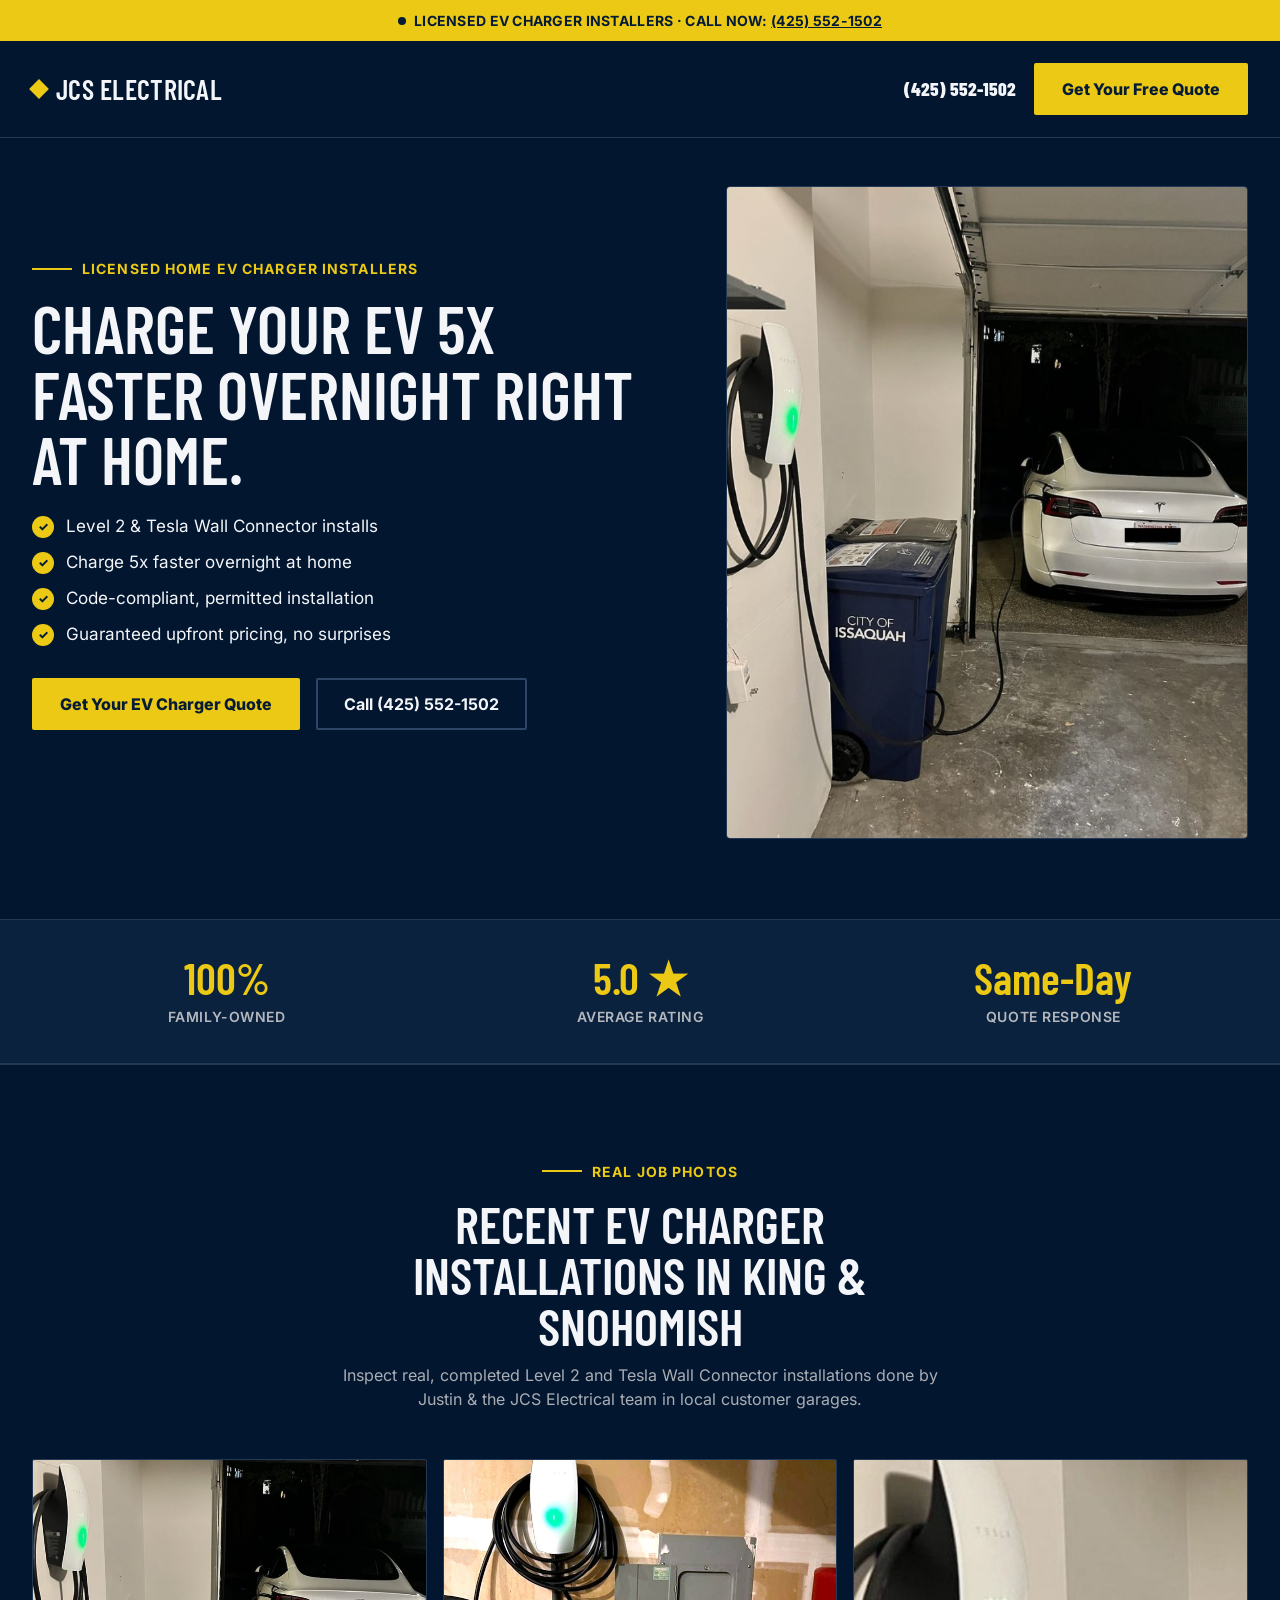
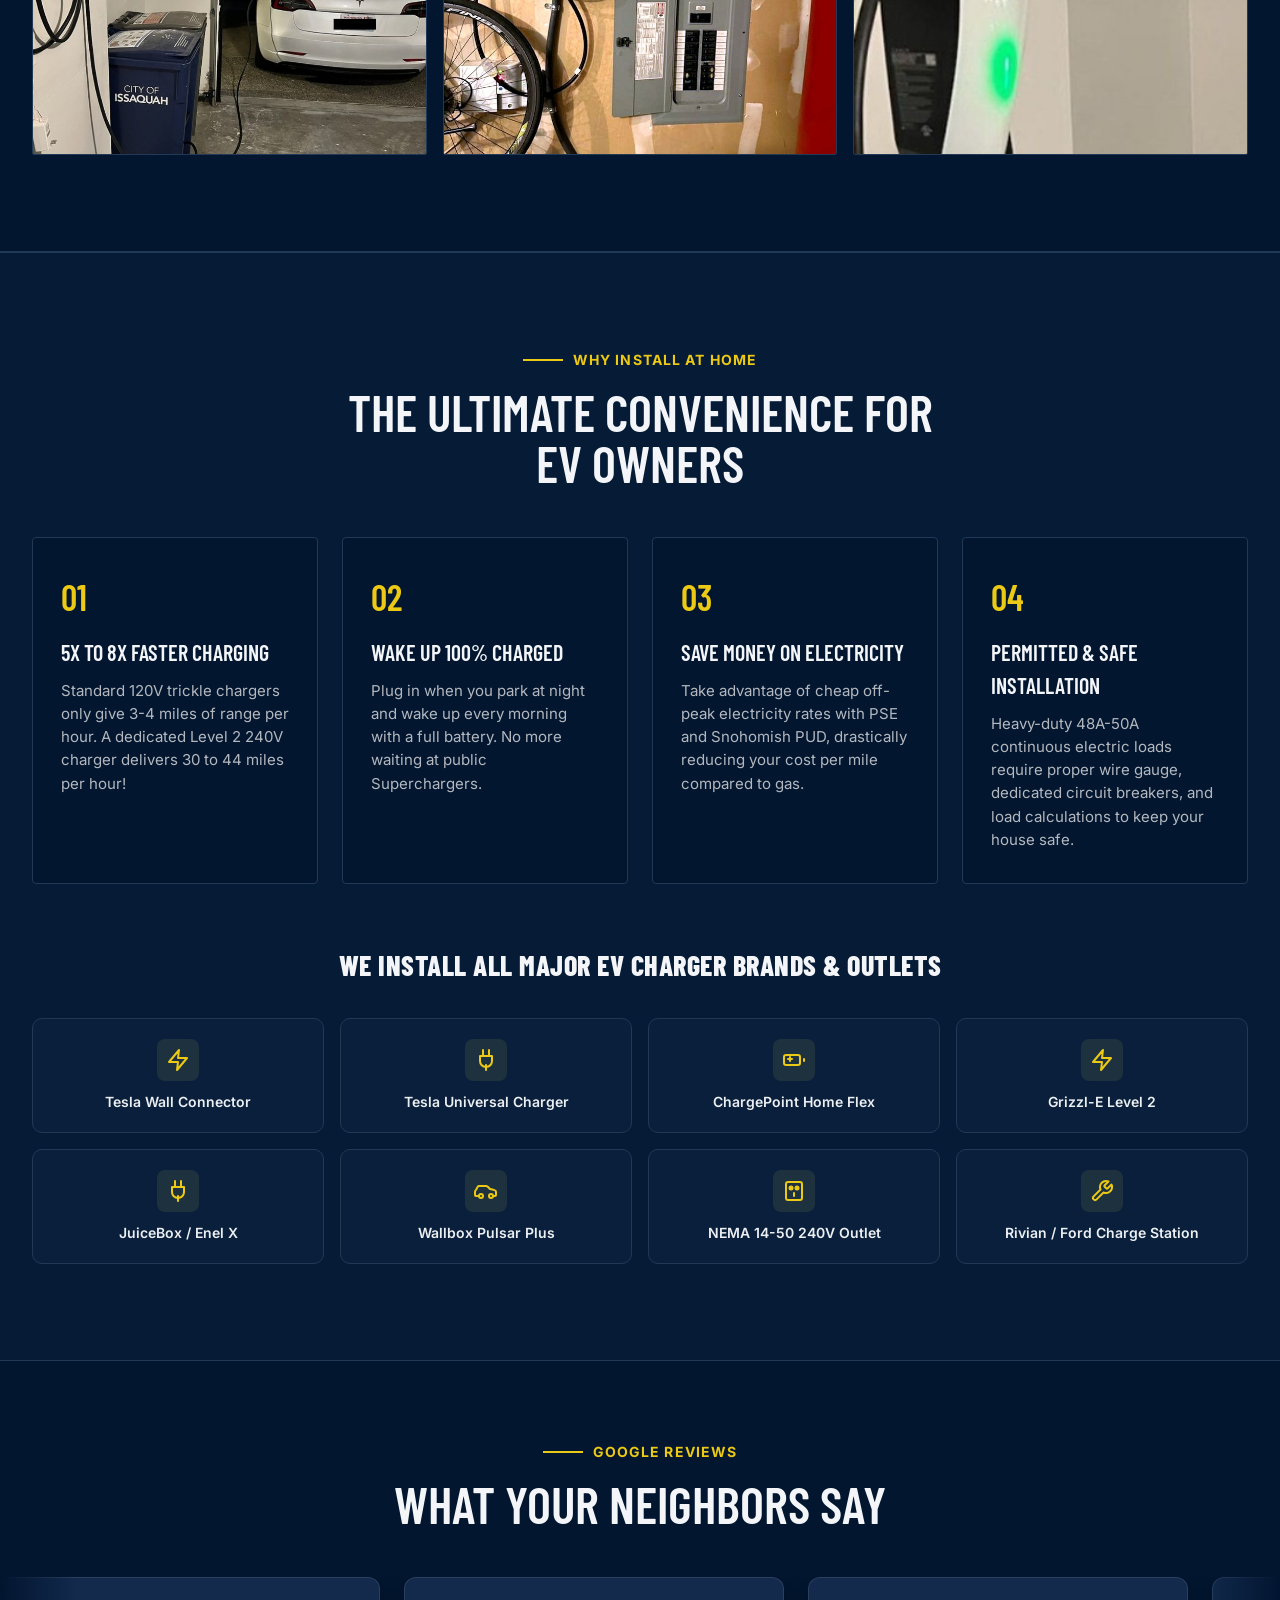
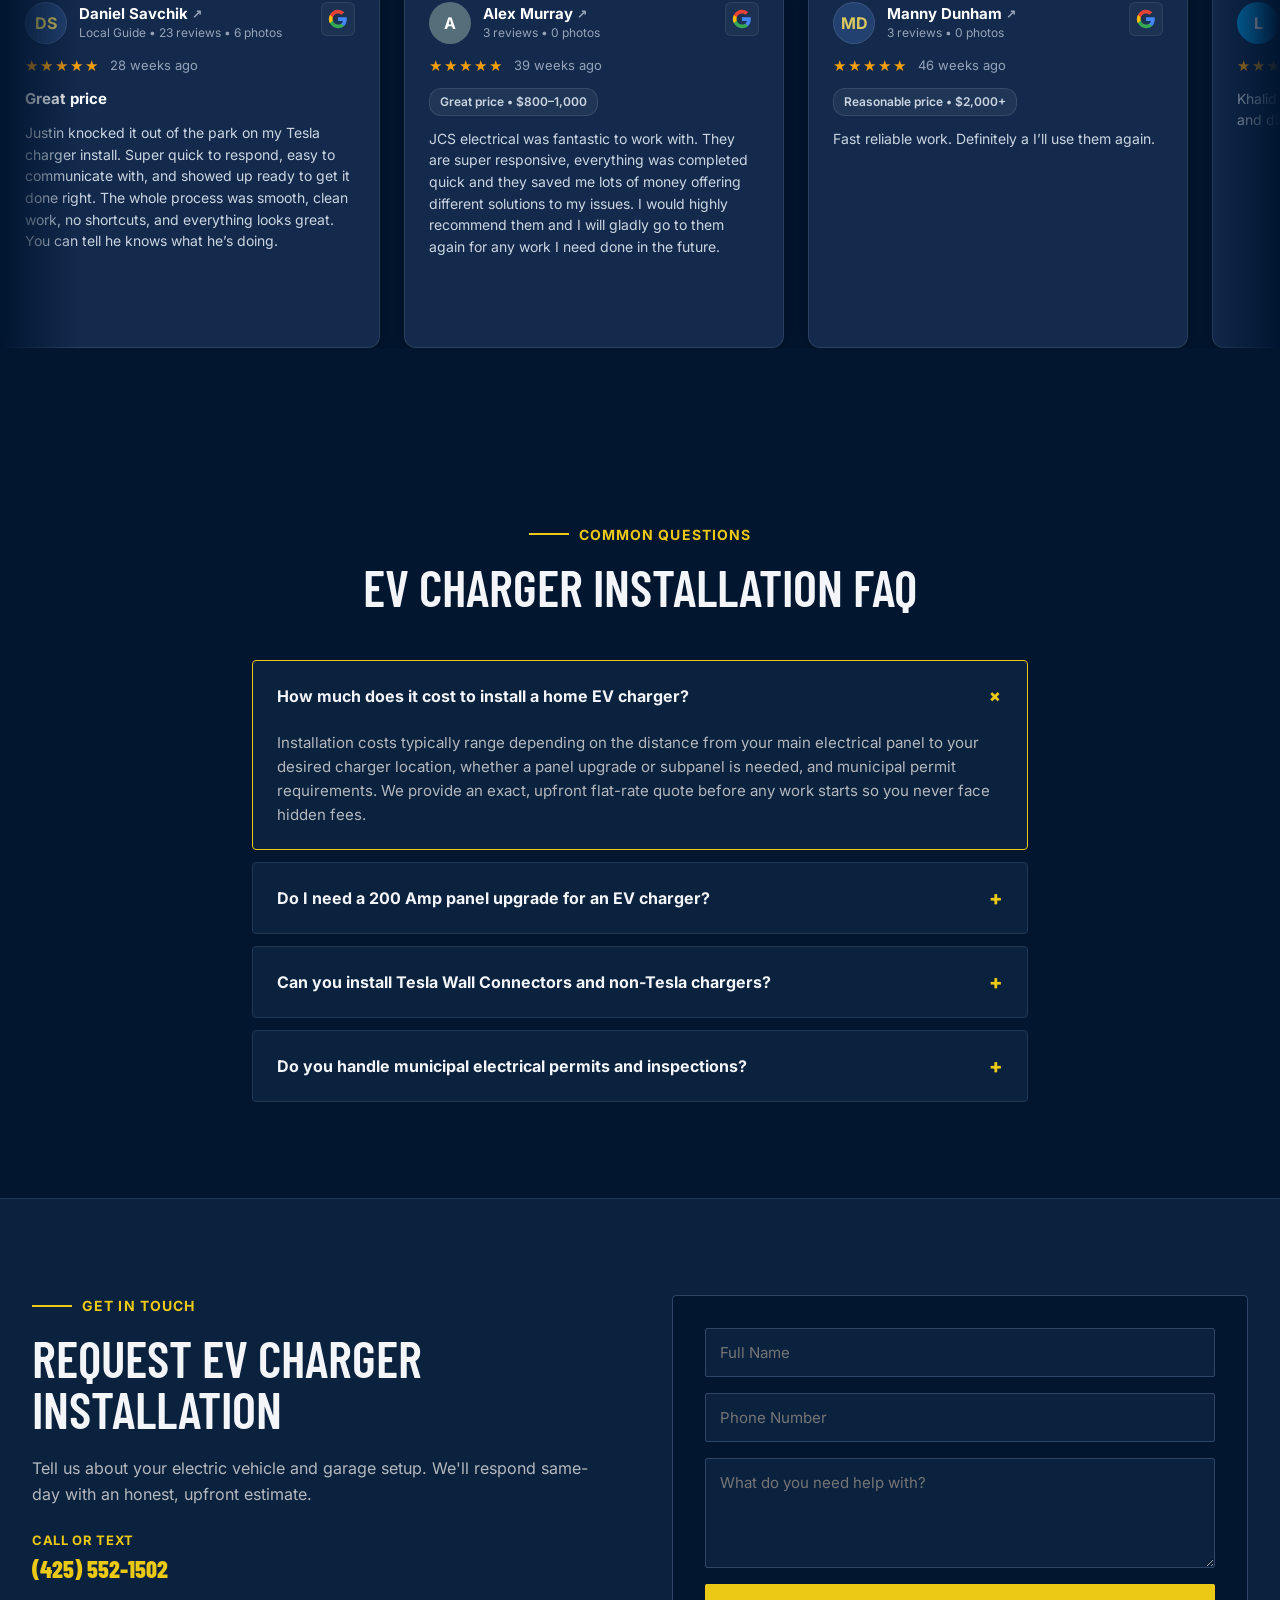
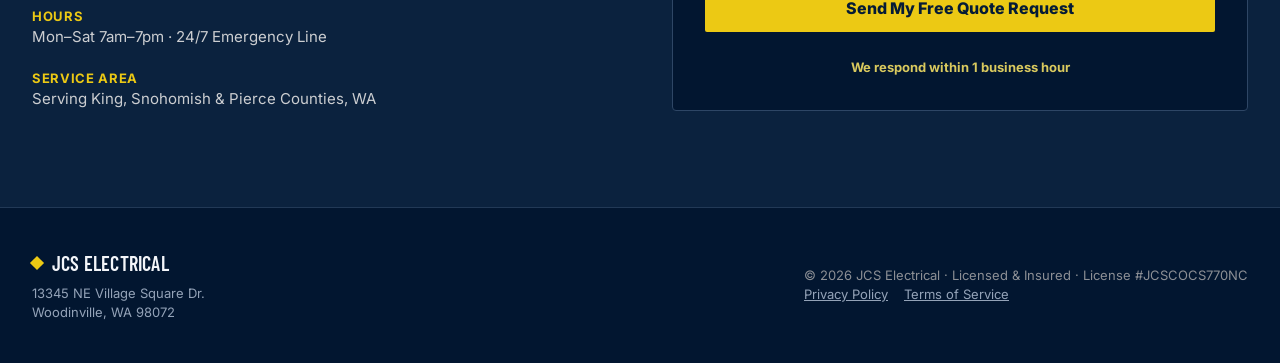
<file: ev-charger-installation/index.html>
<!DOCTYPE html>
<html lang="en">
<head>
  <meta charset="UTF-8">
  <meta name="viewport" content="width=device-width, initial-scale=1.0">
  <title>Home EV Charger Installation Seattle &amp; Snohomish | Tesla &amp; Level 2 | JCS Electrical</title>
  <meta name="description" content="Licensed &amp; insured electricians installing Level 2 home EV chargers &amp; Tesla Wall Connectors across King &amp; Snohomish Counties. Upfront pricing, same-day scheduling. Call (425) 552-1502.">
  
  <!-- Open Graph / Meta -->
  <meta property="og:title" content="Home EV Charger Installation | JCS Electrical">
  <meta property="og:description" content="Charge your EV 5x faster overnight right at home. Licensed Level 2 &amp; Tesla Wall Connector installers in King &amp; Snohomish Counties.">
  <meta property="og:image" content="https://jcselectricalseattle.com/assets/ev-charger/ev-install-1.jpg">
  <meta property="og:url" content="https://jcselectricalseattle.com/ev-charger-installation/">

  <link rel="canonical" href="https://jcselectricalseattle.com/ev-charger-installation/">
  <!-- Google Tag Manager -->
  <script>(function(w,d,s,l,i){w[l]=w[l]||[];w[l].push({'gtm.start':
  new Date().getTime(),event:'gtm.js'});var f=d.getElementsByTagName(s)[0],
  j=d.createElement(s),dl=l!='dataLayer'?'l='+l:'';j.async=true;j.src=
  'https://www.googletagmanager.com/gtm.js?id='+i+dl;f.parentNode.insertBefore(j,f);
  })(window,document,'script','dataLayer','GTM-WF25S3V5');</script>
  <!-- End Google Tag Manager -->

  <!-- Google Fonts & Stylesheets -->
  <link rel="preconnect" href="https://fonts.googleapis.com">
  <link rel="preconnect" href="https://fonts.gstatic.com" crossorigin>
  <link href="https://fonts.googleapis.com/css2?family=Barlow+Condensed:wght@700;800;900&family=Inter:wght@400;500;600;700&display=swap" rel="stylesheet">
  <link rel="stylesheet" href="../css/styles.css?v=3">
  <link rel="icon" type="image/x-icon" href="../favicon.ico">

  <style>
    /* Critical Reviews Slider Layout & Full Component Fallbacks */
    .reviews-section {
      padding-top: 80px;
      padding-bottom: 80px;
      overflow: hidden;
      position: relative;
    }
    .reviews-slider-wrapper {
      width: 100%;
      overflow: hidden;
      position: relative;
      margin-top: 40px;
      mask-image: linear-gradient(to right, transparent 0%, black 6%, black 94%, transparent 100%);
      -webkit-mask-image: linear-gradient(to right, transparent 0%, black 6%, black 94%, transparent 100%);
    }
    .reviews-slider-track {
      display: flex !important;
      flex-direction: row !important;
      flex-wrap: nowrap !important;
      gap: 24px !important;
      width: max-content !important;
      min-width: max-content !important;
      animation: infiniteScroll 55s linear infinite !important;
      animation-play-state: running !important;
      will-change: transform;
    }
    .reviews-slider-track:hover,
    .reviews-slider-track *:hover {
      animation-play-state: running !important;
    }
    @keyframes infiniteScroll {
      0% { transform: translateX(0); }
      100% { transform: translateX(-50%); }
    }
    .google-review-card {
      width: 380px !important;
      min-width: 380px !important;
      max-width: 380px !important;
      flex-shrink: 0 !important;
      background: #132a4d !important;
      border: 1px solid rgba(255, 255, 255, 0.1) !important;
      border-radius: 12px !important;
      padding: 24px !important;
      display: flex !important;
      flex-direction: column !important;
      gap: 12px !important;
      box-shadow: 0 8px 24px rgba(0, 0, 0, 0.3) !important;
      text-align: left !important;
      box-sizing: border-box !important;
    }
    .gr-header {
      display: flex !important;
      align-items: flex-start !important;
      justify-content: space-between !important;
      gap: 12px !important;
      width: 100% !important;
    }
    .gr-author-info {
      display: flex !important;
      align-items: center !important;
      gap: 12px !important;
    }
    .gr-avatar {
      width: 42px !important;
      height: 42px !important;
      border-radius: 50% !important;
      display: flex !important;
      align-items: center !important;
      justify-content: center !important;
      font-weight: 700 !important;
      font-size: 16px !important;
      color: #ffffff !important;
      flex-shrink: 0 !important;
    }
    .gr-avatar-dark { background: #234170 !important; color: #d9c95e !important; border: 1px solid rgba(255, 255, 255, 0.1) !important; }
    .gr-avatar-slate { background: #546e7a !important; color: #ffffff !important; }
    .gr-avatar-blue { background: #0288d1 !important; color: #ffffff !important; }
    .gr-avatar-indigo { background: #3949ab !important; color: #ffffff !important; }
    .gr-avatar-purple { background: #7b1fa2 !important; color: #ffffff !important; }
    .gr-avatar-magenta { background: #c2185b !important; color: #ffffff !important; }
    .gr-avatar-teal { background: #00796b !important; color: #ffffff !important; }

    .gr-author-name {
      font-weight: 700 !important;
      font-size: 15px !important;
      color: #ffffff !important;
      display: flex !important;
      align-items: center !important;
      gap: 4px !important;
      margin: 0 !important;
      line-height: 1.2 !important;
    }
    .gr-ext-icon {
      font-size: 12px !important;
      color: #94a3b8 !important;
      display: inline-block !important;
    }
    .gr-author-subtext {
      font-size: 12px !important;
      color: #94a3b8 !important;
      margin-top: 2px !important;
      line-height: 1.3 !important;
    }
    .gr-google-logo {
      display: flex !important;
      align-items: center !important;
      justify-content: center !important;
      padding: 6px !important;
      background: rgba(255, 255, 255, 0.04) !important;
      border: 1px solid rgba(255, 255, 255, 0.08) !important;
      border-radius: 6px !important;
      flex-shrink: 0 !important;
    }
    .gr-rating-row {
      display: flex !important;
      align-items: center !important;
      gap: 10px !important;
    }
    .gr-stars {
      color: #f59e0b !important;
      font-size: 15px !important;
      letter-spacing: 2px !important;
      line-height: 1 !important;
    }
    .gr-time {
      font-size: 13px !important;
      color: #94a3b8 !important;
    }
    .gr-review-title {
      font-weight: 700 !important;
      font-size: 15px !important;
      color: #ffffff !important;
      margin: 0 !important;
    }
    .gr-tag-pill {
      display: inline-block !important;
      font-size: 12px !important;
      font-weight: 600 !important;
      color: #cbd5e1 !important;
      background: rgba(255, 255, 255, 0.06) !important;
      border: 1px solid rgba(255, 255, 255, 0.1) !important;
      border-radius: 12px !important;
      padding: 4px 10px !important;
      align-self: flex-start !important;
    }
    .gr-review-text {
      font-size: 14px !important;
      line-height: 1.55 !important;
      color: #cbd5e1 !important;
      margin: 0 !important;
    }

    /* Custom EV Page Layout & Symmetry Fixes */
    .ev-features-grid {
      display: grid;
      grid-template-columns: repeat(4, 1fr) !important;
      gap: 24px !important;
      margin-bottom: 48px !important;
    }
    @media (max-width: 1024px) {
      .ev-features-grid {
        grid-template-columns: repeat(2, 1fr) !important;
      }
    }
    @media (max-width: 600px) {
      .ev-features-grid {
        grid-template-columns: 1fr !important;
      }
    }

    .ev-brands-grid {
      display: grid;
      grid-template-columns: repeat(4, 1fr);
      gap: 16px;
      margin-top: 32px;
    }
    @media (max-width: 900px) {
      .ev-brands-grid {
        grid-template-columns: repeat(2, 1fr);
      }
    }
    @media (max-width: 480px) {
      .ev-brands-grid {
        grid-template-columns: repeat(2, 1fr);
        gap: 10px;
      }
    }

    .ev-brand-card {
      background: oklch(24% 0.06 255);
      border: 1px solid oklch(34% 0.06 255);
      border-radius: 10px;
      padding: 20px 16px;
      text-align: center;
      font-weight: 600;
      color: oklch(95% 0.005 260);
      font-size: 14px;
      display: flex;
      flex-direction: column;
      align-items: center;
      justify-content: center;
      gap: 10px;
      transition: transform 0.2s ease, border-color 0.2s ease, box-shadow 0.2s ease;
    }
    .ev-brand-card:hover {
      border-color: var(--accent-gold);
      transform: translateY(-3px);
      box-shadow: 0 8px 20px rgba(0, 0, 0, 0.4);
    }
    .ev-brand-icon {
      display: flex;
      align-items: center;
      justify-content: center;
      width: 42px;
      height: 42px;
      background: rgba(217, 201, 94, 0.1);
      border-radius: 8px;
    }
    .gallery-caption {
      padding: 12px 16px;
      font-size: 13px;
      color: #94a3b8;
      background: oklch(22% 0.06 255);
      border-top: 1px solid oklch(32% 0.06 255);
      text-align: center;
      font-weight: 500;
    }
  </style>

  <!-- Structured Data Schema -->
  <script type="application/ld+json">
  {
    "@context": "https://schema.org",
    "@type": "Electrician",
    "name": "JCS Electrical - Home EV Charger Installation",
    "@id": "https://jcselectricalseattle.com/ev-charger-installation/#electrician",
    "url": "https://jcselectricalseattle.com/ev-charger-installation/",
    "telephone": "+1-425-552-1502",
    "priceRange": "$$",
    "address": {
      "@type": "PostalAddress",
      "streetAddress": "13345 NE Village Square Dr.",
      "addressLocality": "Woodinville",
      "addressRegion": "WA",
      "postalCode": "98072",
      "addressCountry": "US"
    },
    "geo": {
      "@type": "GeoCoordinates",
      "latitude": 47.7543,
      "longitude": -122.1635
    },
    "openingHoursSpecification": {
      "@type": "OpeningHoursSpecification",
      "dayOfWeek": ["Monday", "Tuesday", "Wednesday", "Thursday", "Friday", "Saturday"],
      "opens": "07:00",
      "closes": "19:00"
    },
    "areaServed": [
      "Seattle", "Woodinville", "Bothell", "Kirkland", "Redmond", "Bellevue", 
      "Issaquah", "Sammamish", "Snohomish", "Everett", "Lynnwood"
    ],
    "hasOfferCatalog": {
      "@type": "OfferCatalog",
      "name": "EV Charger Installation Services",
      "itemListElement": [
        {
          "@type": "Offer",
          "itemOffered": {
            "@type": "Service",
            "name": "Tesla Wall Connector Installation"
          }
        },
        {
          "@type": "Offer",
          "itemOffered": {
            "@type": "Service",
            "name": "Level 2 EV Charger Installation (240V NEMA 14-50)"
          }
        }
      ]
    }
  }
  </script>
</head>
<body>
  <!-- Google Tag Manager (noscript) -->
  <noscript><iframe src="https://www.googletagmanager.com/ns.html?id=GTM-WF25S3V5"
  height="0" width="0" style="display:none;visibility:hidden"></iframe></noscript>
  <!-- End Google Tag Manager (noscript) -->

  <!-- 1. EMERGENCY TOP BANNER -->
  <div class="emergency-banner">
    <span class="emergency-dot"></span>
    <span>LICENSED EV CHARGER INSTALLERS · CALL NOW: <a href="tel:+14255521502" style="color:inherit; text-decoration:underline;">(425) 552-1502</a></span>
  </div>

  <!-- 2. SITE HEADER & NAVIGATION -->
  <header class="site-header">
    <div class="container header-container">
      <a href="../" class="logo">
        <span class="logo-icon"></span>
        JCS ELECTRICAL
      </a>

      <!-- Header Actions -->
      <div class="header-actions">
        <a href="tel:+14255521502" class="phone-link">(425) 552-1502</a>
        <a href="#contact" class="btn-primary">Get Your Free Quote</a>
      </div>
    </div>
  </header>

  <!-- 3. HERO SECTION (DEDICATED EV CHARGER) -->
  <section id="hero" class="hero-section container">
    <div>
      <div class="heading-tag">
        <div class="heading-tag-line"></div>
        <span class="heading-tag-text">LICENSED HOME EV CHARGER INSTALLERS</span>
      </div>
      <h1 class="hero-headline">
        Charge Your EV 5x Faster Overnight Right at Home.
      </h1>
      <ul class="hero-bullets">
        <li class="hero-bullet-item"><span class="hero-bullet-check">✓</span> Level 2 &amp; Tesla Wall Connector installs</li>
        <li class="hero-bullet-item"><span class="hero-bullet-check">✓</span> Charge 5x faster overnight at home</li>
        <li class="hero-bullet-item"><span class="hero-bullet-check">✓</span> Code-compliant, permitted installation</li>
        <li class="hero-bullet-item"><span class="hero-bullet-check">✓</span> Guaranteed upfront pricing, no surprises</li>
      </ul>
      <div class="hero-cta-group">
        <a href="#contact" class="btn-primary">Get Your EV Charger Quote</a>
        <a href="tel:+14255521502" class="btn-secondary">Call (425) 552-1502</a>
      </div>
    </div>
    <div class="hero-image-wrapper">
      <img src="../assets/ev-charger/ev-install-1.jpg" alt="Tesla Model 3 charging in Issaquah garage with Tesla Wall Connector installed by JCS Electrical" loading="eager">
    </div>
  </section>

  <!-- 4. STATS BAR -->
  <section class="stats-section">
    <div class="container stats-grid">
      <div>
        <div class="stat-value">100%</div>
        <div class="stat-label">Family-Owned</div>
      </div>
      <div>
        <div class="stat-value">5.0 ★</div>
        <div class="stat-label">Average Rating</div>
      </div>
      <div>
        <div class="stat-value">Same-Day</div>
        <div class="stat-label">Quote Response</div>
      </div>
    </div>
  </section>

  <!-- 5. OUR WORK / REAL EV CHARGER INSTALLATION PHOTOS -->
  <section id="work" class="gallery-section">
    <div class="container">
      <div class="gallery-header">
        <div class="heading-tag" style="justify-content: center;">
          <div class="heading-tag-line"></div>
          <span class="heading-tag-text">Real Job Photos</span>
        </div>
        <h2 class="section-title">Recent EV Charger Installations in King &amp; Snohomish</h2>
        <p style="color: oklch(75% 0.01 260); text-align: center; max-width: 680px; margin: 12px auto 0;">
          Inspect real, completed Level 2 and Tesla Wall Connector installations done by Justin &amp; the JCS Electrical team in local customer garages.
        </p>
      </div>

      <div class="gallery-grid" style="grid-template-columns: repeat(auto-fit, minmax(300px, 1fr));">
        <div class="gallery-item">
          <img src="../assets/ev-charger/ev-install-1.jpg" alt="Tesla Model 3 charging in Issaquah home garage with Tesla Wall Connector" loading="lazy">
          <div class="gallery-caption">
            Tesla Model 3 Home Garage Charger, Issaquah, WA
          </div>
        </div>
        <div class="gallery-item">
          <img src="../assets/ev-charger/ev-install-3.jpg" alt="Tesla Wall Connector installed next to service panel in garage" loading="lazy">
          <div class="gallery-caption">
            Tesla Wall Connector &amp; 50A Breaker Panel Setup, Woodinville, WA
          </div>
        </div>
        <div class="gallery-item">
          <img src="../assets/ev-charger/ev-install-2.jpg" alt="Tesla Wall Connector mounted on interior garage wall" loading="lazy">
          <div class="gallery-caption">
            Tesla Wall Connector Install, Bothell, WA
          </div>
        </div>
      </div>
    </div>
  </section>

  <!-- 6. WHY UPGRADE TO LEVEL 2 HOME CHARGING -->
  <section class="why-section">
    <div class="container">
      <div class="gallery-header">
        <div class="heading-tag" style="justify-content: center;">
          <div class="heading-tag-line"></div>
          <span class="heading-tag-text">Why Install At Home</span>
        </div>
        <h2 class="section-title">The Ultimate Convenience for EV Owners</h2>
      </div>

      <div class="why-grid ev-features-grid">
        <div class="why-card">
          <div class="why-number">01</div>
          <h3 class="why-title">5x to 8x Faster Charging</h3>
          <p class="why-desc">Standard 120V trickle chargers only give 3-4 miles of range per hour. A dedicated Level 2 240V charger delivers 30 to 44 miles per hour!</p>
        </div>
        <div class="why-card">
          <div class="why-number">02</div>
          <h3 class="why-title">Wake Up 100% Charged</h3>
          <p class="why-desc">Plug in when you park at night and wake up every morning with a full battery. No more waiting at public Superchargers.</p>
        </div>
        <div class="why-card">
          <div class="why-number">03</div>
          <h3 class="why-title">Save Money on Electricity</h3>
          <p class="why-desc">Take advantage of cheap off-peak electricity rates with PSE and Snohomish PUD, drastically reducing your cost per mile compared to gas.</p>
        </div>
        <div class="why-card">
          <div class="why-number">04</div>
          <h3 class="why-title">Permitted &amp; Safe Installation</h3>
          <p class="why-desc">Heavy-duty 48A-50A continuous electric loads require proper wire gauge, dedicated circuit breakers, and load calculations to keep your house safe.</p>
        </div>
      </div>

      <!-- BRANDS SUPPORTED -->
      <div style="margin-top: 60px;">
        <h3 style="text-align: center; font-family: var(--font-heading); font-size: 28px; font-weight: 800; text-transform: uppercase; letter-spacing: 0.5px; color: var(--text-main);">
          We Install All Major EV Charger Brands &amp; Outlets
        </h3>
        <div class="ev-brands-grid">
          <div class="ev-brand-card">
            <span class="ev-brand-icon"><svg width="24" height="24" viewBox="0 0 24 24" fill="none" stroke="var(--accent-gold)" stroke-width="2" stroke-linecap="round" stroke-linejoin="round"><polygon points="13 2 3 14 12 14 11 22 21 10 12 10 13 2"></polygon></svg></span>
            Tesla Wall Connector
          </div>
          <div class="ev-brand-card">
            <span class="ev-brand-icon"><svg width="24" height="24" viewBox="0 0 24 24" fill="none" stroke="var(--accent-gold)" stroke-width="2" stroke-linecap="round" stroke-linejoin="round"><path d="M12 22v-5"></path><path d="M9 8V2"></path><path d="M15 8V2"></path><path d="M18 8v5a6 6 0 0 1-12 0V8z"></path></svg></span>
            Tesla Universal Charger
          </div>
          <div class="ev-brand-card">
            <span class="ev-brand-icon"><svg width="24" height="24" viewBox="0 0 24 24" fill="none" stroke="var(--accent-gold)" stroke-width="2" stroke-linecap="round" stroke-linejoin="round"><rect x="2" y="7" width="16" height="10" rx="2"></rect><line x1="22" y1="11" x2="22" y2="13"></line><line x1="6" y1="11" x2="10" y2="11"></line><line x1="8" y1="9" x2="8" y2="13"></line></svg></span>
            ChargePoint Home Flex
          </div>
          <div class="ev-brand-card">
            <span class="ev-brand-icon"><svg width="24" height="24" viewBox="0 0 24 24" fill="none" stroke="var(--accent-gold)" stroke-width="2" stroke-linecap="round" stroke-linejoin="round"><polygon points="13 2 3 14 12 14 11 22 21 10 12 10 13 2"></polygon></svg></span>
            Grizzl-E Level 2
          </div>
          <div class="ev-brand-card">
            <span class="ev-brand-icon"><svg width="24" height="24" viewBox="0 0 24 24" fill="none" stroke="var(--accent-gold)" stroke-width="2" stroke-linecap="round" stroke-linejoin="round"><path d="M12 22v-5"></path><path d="M9 8V2"></path><path d="M15 8V2"></path><path d="M18 8v5a6 6 0 0 1-12 0V8z"></path></svg></span>
            JuiceBox / Enel X
          </div>
          <div class="ev-brand-card">
            <span class="ev-brand-icon"><svg width="24" height="24" viewBox="0 0 24 24" fill="none" stroke="var(--accent-gold)" stroke-width="2" stroke-linecap="round" stroke-linejoin="round"><path d="M19 17h2c.6 0 1-.4 1-1v-3c0-.9-.7-1.7-1.5-1.9C18.7 10.6 16 10 16 10s-1.3-1.4-2.2-2.3c-.5-.4-1.1-.7-1.8-.7H5c-.6 0-1.1.4-1.4.9l-1.5 2.8C1.4 11.2 1 12 1 13v3c0 .6.4 1 1 1h2"></path><circle cx="7" cy="17" r="2"></circle><circle cx="17" cy="17" r="2"></circle></svg></span>
            Wallbox Pulsar Plus
          </div>
          <div class="ev-brand-card">
            <span class="ev-brand-icon"><svg width="24" height="24" viewBox="0 0 24 24" fill="none" stroke="var(--accent-gold)" stroke-width="2" stroke-linecap="round" stroke-linejoin="round"><rect x="4" y="3" width="16" height="18" rx="2"></rect><circle cx="9" cy="9" r="1.5" fill="var(--accent-gold)"></circle><circle cx="15" cy="9" r="1.5" fill="var(--accent-gold)"></circle><path d="M12 14v3"></path></svg></span>
            NEMA 14-50 240V Outlet
          </div>
          <div class="ev-brand-card">
            <span class="ev-brand-icon"><svg width="24" height="24" viewBox="0 0 24 24" fill="none" stroke="var(--accent-gold)" stroke-width="2" stroke-linecap="round" stroke-linejoin="round"><path d="M14.7 6.3a1 1 0 0 0 0 1.4l1.6 1.6a1 1 0 0 0 1.4 0l3.77-3.77a6 6 0 0 1-7.94 7.94l-6.91 6.91a2.12 2.12 0 0 1-3-3l6.91-6.91a6 6 0 0 1 7.94-7.94l-3.76 3.76z"></path></svg></span>
            Rivian / Ford Charge Station
          </div>
        </div>
      </div>
    </div>
  </section>

  <!-- 6.5 REVIEWS SECTION (INFINITE SCROLLING GOOGLE REVIEWS SLIDER) -->
  <section id="reviews" class="reviews-section">
    <div class="container">
      <div class="reviews-header" style="text-align: center;">
        <div class="heading-tag" style="justify-content: center;">
          <div class="heading-tag-line"></div>
          <span class="heading-tag-text">GOOGLE REVIEWS</span>
        </div>
        <h2 class="section-title">What your neighbors say</h2>
      </div>
    </div>

    <div class="reviews-slider-wrapper">
      <div class="reviews-slider-track">
        <!-- FIRST SET OF 10 GOOGLE REVIEWS -->
        <div class="google-review-card">
          <div class="gr-header">
            <div class="gr-author-info">
              <div class="gr-avatar gr-avatar-dark">DS</div>
              <div>
                <div class="gr-author-name">Daniel Savchik <span class="gr-ext-icon">↗</span></div>
                <div class="gr-author-subtext">Local Guide • 23 reviews • 6 photos</div>
              </div>
            </div>
            <div class="gr-google-logo" aria-label="Google Review">
              <svg width="20" height="20" viewBox="0 0 24 24">
                <path fill="#4285F4" d="M22.56 12.25c0-.78-.07-1.53-.2-2.25H12v4.26h5.92c-.26 1.37-1.04 2.53-2.21 3.31v2.77h3.57c2.08-1.92 3.28-4.74 3.28-8.09z"/>
                <path fill="#34A853" d="M12 23c2.97 0 5.46-.98 7.28-2.66l-3.57-2.77c-.98.66-2.23 1.06-3.71 1.06-2.86 0-5.29-1.93-6.16-4.53H2.18v2.84C3.99 20.53 7.7 23 12 23z"/>
                <path fill="#FBBC05" d="M5.84 14.09c-.22-.66-.35-1.36-.35-2.09s.13-1.43.35-2.09V7.06H2.18C1.43 8.55 1 10.22 1 12s.43 3.45 1.18 4.94l2.85-2.22.81-.63z"/>
                <path fill="#EA4335" d="M12 5.38c1.62 0 3.06.56 4.21 1.64l3.15-3.15C17.45 2.09 14.97 1 12 1 7.7 1 3.99 3.47 2.18 7.06l3.66 2.84c.87-2.6 3.3-4.52 6.16-4.52z"/>
              </svg>
            </div>
          </div>
          <div class="gr-rating-row">
            <div class="gr-stars">★★★★★</div>
            <span class="gr-time">28 weeks ago</span>
          </div>
          <div class="gr-review-title">Great price</div>
          <p class="gr-review-text">Justin knocked it out of the park on my Tesla charger install. Super quick to respond, easy to communicate with, and showed up ready to get it done right. The whole process was smooth, clean work, no shortcuts, and everything looks great. You can tell he knows what he’s doing.</p>
        </div>

        <div class="google-review-card">
          <div class="gr-header">
            <div class="gr-author-info">
              <div class="gr-avatar gr-avatar-slate">A</div>
              <div>
                <div class="gr-author-name">Alex Murray <span class="gr-ext-icon">↗</span></div>
                <div class="gr-author-subtext">3 reviews • 0 photos</div>
              </div>
            </div>
            <div class="gr-google-logo" aria-label="Google Review">
              <svg width="20" height="20" viewBox="0 0 24 24">
                <path fill="#4285F4" d="M22.56 12.25c0-.78-.07-1.53-.2-2.25H12v4.26h5.92c-.26 1.37-1.04 2.53-2.21 3.31v2.77h3.57c2.08-1.92 3.28-4.74 3.28-8.09z"/>
                <path fill="#34A853" d="M12 23c2.97 0 5.46-.98 7.28-2.66l-3.57-2.77c-.98.66-2.23 1.06-3.71 1.06-2.86 0-5.29-1.93-6.16-4.53H2.18v2.84C3.99 20.53 7.7 23 12 23z"/>
                <path fill="#FBBC05" d="M5.84 14.09c-.22-.66-.35-1.36-.35-2.09s.13-1.43.35-2.09V7.06H2.18C1.43 8.55 1 10.22 1 12s.43 3.45 1.18 4.94l2.85-2.22.81-.63z"/>
                <path fill="#EA4335" d="M12 5.38c1.62 0 3.06.56 4.21 1.64l3.15-3.15C17.45 2.09 14.97 1 12 1 7.7 1 3.99 3.47 2.18 7.06l3.66 2.84c.87-2.6 3.3-4.52 6.16-4.52z"/>
              </svg>
            </div>
          </div>
          <div class="gr-rating-row">
            <div class="gr-stars">★★★★★</div>
            <span class="gr-time">39 weeks ago</span>
          </div>
          <div class="gr-tag-pill">Great price • $800–1,000</div>
          <p class="gr-review-text">JCS electrical was fantastic to work with. They are super responsive, everything was completed quick and they saved me lots of money offering different solutions to my issues. I would highly recommend them and I will gladly go to them again for any work I need done in the future.</p>
        </div>

        <div class="google-review-card">
          <div class="gr-header">
            <div class="gr-author-info">
              <div class="gr-avatar gr-avatar-dark">MD</div>
              <div>
                <div class="gr-author-name">Manny Dunham <span class="gr-ext-icon">↗</span></div>
                <div class="gr-author-subtext">3 reviews • 0 photos</div>
              </div>
            </div>
            <div class="gr-google-logo" aria-label="Google Review">
              <svg width="20" height="20" viewBox="0 0 24 24">
                <path fill="#4285F4" d="M22.56 12.25c0-.78-.07-1.53-.2-2.25H12v4.26h5.92c-.26 1.37-1.04 2.53-2.21 3.31v2.77h3.57c2.08-1.92 3.28-4.74 3.28-8.09z"/>
                <path fill="#34A853" d="M12 23c2.97 0 5.46-.98 7.28-2.66l-3.57-2.77c-.98.66-2.23 1.06-3.71 1.06-2.86 0-5.29-1.93-6.16-4.53H2.18v2.84C3.99 20.53 7.7 23 12 23z"/>
                <path fill="#FBBC05" d="M5.84 14.09c-.22-.66-.35-1.36-.35-2.09s.13-1.43.35-2.09V7.06H2.18C1.43 8.55 1 10.22 1 12s.43 3.45 1.18 4.94l2.85-2.22.81-.63z"/>
                <path fill="#EA4335" d="M12 5.38c1.62 0 3.06.56 4.21 1.64l3.15-3.15C17.45 2.09 14.97 1 12 1 7.7 1 3.99 3.47 2.18 7.06l3.66 2.84c.87-2.6 3.3-4.52 6.16-4.52z"/>
              </svg>
            </div>
          </div>
          <div class="gr-rating-row">
            <div class="gr-stars">★★★★★</div>
            <span class="gr-time">46 weeks ago</span>
          </div>
          <div class="gr-tag-pill">Reasonable price • $2,000+</div>
          <p class="gr-review-text">Fast reliable work. Definitely a I’ll use them again.</p>
        </div>

        <div class="google-review-card">
          <div class="gr-header">
            <div class="gr-author-info">
              <div class="gr-avatar gr-avatar-blue">L</div>
              <div>
                <div class="gr-author-name">Laura Davis <span class="gr-ext-icon">↗</span></div>
                <div class="gr-author-subtext">5 reviews • 0 photos</div>
              </div>
            </div>
            <div class="gr-google-logo" aria-label="Google Review">
              <svg width="20" height="20" viewBox="0 0 24 24">
                <path fill="#4285F4" d="M22.56 12.25c0-.78-.07-1.53-.2-2.25H12v4.26h5.92c-.26 1.37-1.04 2.53-2.21 3.31v2.77h3.57c2.08-1.92 3.28-4.74 3.28-8.09z"/>
                <path fill="#34A853" d="M12 23c2.97 0 5.46-.98 7.28-2.66l-3.57-2.77c-.98.66-2.23 1.06-3.71 1.06-2.86 0-5.29-1.93-6.16-4.53H2.18v2.84C3.99 20.53 7.7 23 12 23z"/>
                <path fill="#FBBC05" d="M5.84 14.09c-.22-.66-.35-1.36-.35-2.09s.13-1.43.35-2.09V7.06H2.18C1.43 8.55 1 10.22 1 12s.43 3.45 1.18 4.94l2.85-2.22.81-.63z"/>
                <path fill="#EA4335" d="M12 5.38c1.62 0 3.06.56 4.21 1.64l3.15-3.15C17.45 2.09 14.97 1 12 1 7.7 1 3.99 3.47 2.18 7.06l3.66 2.84c.87-2.6 3.3-4.52 6.16-4.52z"/>
              </svg>
            </div>
          </div>
          <div class="gr-rating-row">
            <div class="gr-stars">★★★★★</div>
            <span class="gr-time">49 weeks ago</span>
          </div>
          <p class="gr-review-text">Khalid and Malachi were awesome, professional and did a great job repairing my electrical issue !</p>
        </div>

        <div class="google-review-card">
          <div class="gr-header">
            <div class="gr-author-info">
              <div class="gr-avatar gr-avatar-indigo">E</div>
              <div>
                <div class="gr-author-name">Eddie Sanchez <span class="gr-ext-icon">↗</span></div>
                <div class="gr-author-subtext">3 reviews • 6 photos</div>
              </div>
            </div>
            <div class="gr-google-logo" aria-label="Google Review">
              <svg width="20" height="20" viewBox="0 0 24 24">
                <path fill="#4285F4" d="M22.56 12.25c0-.78-.07-1.53-.2-2.25H12v4.26h5.92c-.26 1.37-1.04 2.53-2.21 3.31v2.77h3.57c2.08-1.92 3.28-4.74 3.28-8.09z"/>
                <path fill="#34A853" d="M12 23c2.97 0 5.46-.98 7.28-2.66l-3.57-2.77c-.98.66-2.23 1.06-3.71 1.06-2.86 0-5.29-1.93-6.16-4.53H2.18v2.84C3.99 20.53 7.7 23 12 23z"/>
                <path fill="#FBBC05" d="M5.84 14.09c-.22-.66-.35-1.36-.35-2.09s.13-1.43.35-2.09V7.06H2.18C1.43 8.55 1 10.22 1 12s.43 3.45 1.18 4.94l2.85-2.22.81-.63z"/>
                <path fill="#EA4335" d="M12 5.38c1.62 0 3.06.56 4.21 1.64l3.15-3.15C17.45 2.09 14.97 1 12 1 7.7 1 3.99 3.47 2.18 7.06l3.66 2.84c.87-2.6 3.3-4.52 6.16-4.52z"/>
              </svg>
            </div>
          </div>
          <div class="gr-rating-row">
            <div class="gr-stars">★★★★★</div>
            <span class="gr-time">Jul 13, 2025</span>
          </div>
          <p class="gr-review-text">I’ve worked with JCS Electric since the early days, and the quality of their work has remained solid across every project. They’re dependable, efficient, and consistently deliver clean, professional electrical installations that meet code and hold up over time.</p>
        </div>

        <div class="google-review-card">
          <div class="gr-header">
            <div class="gr-author-info">
              <div class="gr-avatar gr-avatar-dark">AJ</div>
              <div>
                <div class="gr-author-name">ashish jain <span class="gr-ext-icon">↗</span></div>
                <div class="gr-author-subtext">Local Guide • 20 reviews • 0 photos</div>
              </div>
            </div>
            <div class="gr-google-logo" aria-label="Google Review">
              <svg width="20" height="20" viewBox="0 0 24 24">
                <path fill="#4285F4" d="M22.56 12.25c0-.78-.07-1.53-.2-2.25H12v4.26h5.92c-.26 1.37-1.04 2.53-2.21 3.31v2.77h3.57c2.08-1.92 3.28-4.74 3.28-8.09z"/>
                <path fill="#34A853" d="M12 23c2.97 0 5.46-.98 7.28-2.66l-3.57-2.77c-.98.66-2.23 1.06-3.71 1.06-2.86 0-5.29-1.93-6.16-4.53H2.18v2.84C3.99 20.53 7.7 23 12 23z"/>
                <path fill="#FBBC05" d="M5.84 14.09c-.22-.66-.35-1.36-.35-2.09s.13-1.43.35-2.09V7.06H2.18C1.43 8.55 1 10.22 1 12s.43 3.45 1.18 4.94l2.85-2.22.81-.63z"/>
                <path fill="#EA4335" d="M12 5.38c1.62 0 3.06.56 4.21 1.64l3.15-3.15C17.45 2.09 14.97 1 12 1 7.7 1 3.99 3.47 2.18 7.06l3.66 2.84c.87-2.6 3.3-4.52 6.16-4.52z"/>
              </svg>
            </div>
          </div>
          <div class="gr-rating-row">
            <div class="gr-stars">★★★★★</div>
            <span class="gr-time">Jun 6, 2025</span>
          </div>
          <div class="gr-tag-pill">Reasonable price</div>
          <p class="gr-review-text">I recently call JCS to fix a switch in one of my bathroom. I was helped by Dustin who was thorough professional. He understood the problem, explained it very clearly and then properly fixed it. Whole process of scheduling, getting someone to help was very smooth. Best part is that JCS have an AI enabled automated system to answer their call which works really well.</p>
        </div>

        <div class="google-review-card">
          <div class="gr-header">
            <div class="gr-author-info">
              <div class="gr-avatar gr-avatar-purple">m</div>
              <div>
                <div class="gr-author-name">mike7great <span class="gr-ext-icon">↗</span></div>
                <div class="gr-author-subtext">5 reviews • 0 photos</div>
              </div>
            </div>
            <div class="gr-google-logo" aria-label="Google Review">
              <svg width="20" height="20" viewBox="0 0 24 24">
                <path fill="#4285F4" d="M22.56 12.25c0-.78-.07-1.53-.2-2.25H12v4.26h5.92c-.26 1.37-1.04 2.53-2.21 3.31v2.77h3.57c2.08-1.92 3.28-4.74 3.28-8.09z"/>
                <path fill="#34A853" d="M12 23c2.97 0 5.46-.98 7.28-2.66l-3.57-2.77c-.98.66-2.23 1.06-3.71 1.06-2.86 0-5.29-1.93-6.16-4.53H2.18v2.84C3.99 20.53 7.7 23 12 23z"/>
                <path fill="#FBBC05" d="M5.84 14.09c-.22-.66-.35-1.36-.35-2.09s.13-1.43.35-2.09V7.06H2.18C1.43 8.55 1 10.22 1 12s.43 3.45 1.18 4.94l2.85-2.22.81-.63z"/>
                <path fill="#EA4335" d="M12 5.38c1.62 0 3.06.56 4.21 1.64l3.15-3.15C17.45 2.09 14.97 1 12 1 7.7 1 3.99 3.47 2.18 7.06l3.66 2.84c.87-2.6 3.3-4.52 6.16-4.52z"/>
              </svg>
            </div>
          </div>
          <div class="gr-rating-row">
            <div class="gr-stars">★★★★★</div>
            <span class="gr-time">Apr 27, 2025</span>
          </div>
          <p class="gr-review-text">They do things neat and are very knowledgeable. They explained all their actions, so I felt confidence in their job of setting up and wiring light fixtures in a bedroom. Would recommend them to a friend.</p>
        </div>

        <div class="google-review-card">
          <div class="gr-header">
            <div class="gr-author-info">
              <div class="gr-avatar gr-avatar-slate">AO</div>
              <div>
                <div class="gr-author-name">Amy O'Neill <span class="gr-ext-icon">↗</span></div>
                <div class="gr-author-subtext">8 reviews • 1 photo</div>
              </div>
            </div>
            <div class="gr-google-logo" aria-label="Google Review">
              <svg width="20" height="20" viewBox="0 0 24 24">
                <path fill="#4285F4" d="M22.56 12.25c0-.78-.07-1.53-.2-2.25H12v4.26h5.92c-.26 1.37-1.04 2.53-2.21 3.31v2.77h3.57c2.08-1.92 3.28-4.74 3.28-8.09z"/>
                <path fill="#34A853" d="M12 23c2.97 0 5.46-.98 7.28-2.66l-3.57-2.77c-.98.66-2.23 1.06-3.71 1.06-2.86 0-5.29-1.93-6.16-4.53H2.18v2.84C3.99 20.53 7.7 23 12 23z"/>
                <path fill="#FBBC05" d="M5.84 14.09c-.22-.66-.35-1.36-.35-2.09s.13-1.43.35-2.09V7.06H2.18C1.43 8.55 1 10.22 1 12s.43 3.45 1.18 4.94l2.85-2.22.81-.63z"/>
                <path fill="#EA4335" d="M12 5.38c1.62 0 3.06.56 4.21 1.64l3.15-3.15C17.45 2.09 14.97 1 12 1 7.7 1 3.99 3.47 2.18 7.06l3.66 2.84c.87-2.6 3.3-4.52 6.16-4.52z"/>
              </svg>
            </div>
          </div>
          <div class="gr-rating-row">
            <div class="gr-stars">★★★★★</div>
            <span class="gr-time">Apr 10, 2025</span>
          </div>
          <p class="gr-review-text">We hired JCS Electrical to install a whole home generator after losing power for a week following the last bomb cyclone. Justin provided a comprehensive report with generator options based on our needs. He was very communicative and professional throughout the entire process and handled all the necessary permits and contractors. I would highly recommend JCS Electrical and plan to hire them again!</p>
        </div>

        <div class="google-review-card">
          <div class="gr-header">
            <div class="gr-author-info">
              <div class="gr-avatar gr-avatar-teal">D</div>
              <div>
                <div class="gr-author-name">Devanshu Singh <span class="gr-ext-icon">↗</span></div>
                <div class="gr-author-subtext">2 reviews • 3 photos</div>
              </div>
            </div>
            <div class="gr-google-logo" aria-label="Google Review">
              <svg width="20" height="20" viewBox="0 0 24 24">
                <path fill="#4285F4" d="M22.56 12.25c0-.78-.07-1.53-.2-2.25H12v4.26h5.92c-.26 1.37-1.04 2.53-2.21 3.31v2.77h3.57c2.08-1.92 3.28-4.74 3.28-8.09z"/>
                <path fill="#34A853" d="M12 23c2.97 0 5.46-.98 7.28-2.66l-3.57-2.77c-.98.66-2.23 1.06-3.71 1.06-2.86 0-5.29-1.93-6.16-4.53H2.18v2.84C3.99 20.53 7.7 23 12 23z"/>
                <path fill="#FBBC05" d="M5.84 14.09c-.22-.66-.35-1.36-.35-2.09s.13-1.43.35-2.09V7.06H2.18C1.43 8.55 1 10.22 1 12s.43 3.45 1.18 4.94l2.85-2.22.81-.63z"/>
                <path fill="#EA4335" d="M12 5.38c1.62 0 3.06.56 4.21 1.64l3.15-3.15C17.45 2.09 14.97 1 12 1 7.7 1 3.99 3.47 2.18 7.06l3.66 2.84c.87-2.6 3.3-4.52 6.16-4.52z"/>
              </svg>
            </div>
          </div>
          <div class="gr-rating-row">
            <div class="gr-stars">★★★★★</div>
            <span class="gr-time">Apr 5, 2025</span>
          </div>
          <p class="gr-review-text">Such a pleasant and professional experience. From now on, JCS electrical will be my go to service for my beloved home. Couldn’t entrust a better team with this responsibility.</p>
        </div>

        <div class="google-review-card">
          <div class="gr-header">
            <div class="gr-author-info">
              <div class="gr-avatar gr-avatar-magenta">C</div>
              <div>
                <div class="gr-author-name">Chris Hopwo <span class="gr-ext-icon">↗</span></div>
                <div class="gr-author-subtext">2 reviews • 0 photos</div>
              </div>
            </div>
            <div class="gr-google-logo" aria-label="Google Review">
              <svg width="20" height="20" viewBox="0 0 24 24">
                <path fill="#4285F4" d="M22.56 12.25c0-.78-.07-1.53-.2-2.25H12v4.26h5.92c-.26 1.37-1.04 2.53-2.21 3.31v2.77h3.57c2.08-1.92 3.28-4.74 3.28-8.09z"/>
                <path fill="#34A853" d="M12 23c2.97 0 5.46-.98 7.28-2.66l-3.57-2.77c-.98.66-2.23 1.06-3.71 1.06-2.86 0-5.29-1.93-6.16-4.53H2.18v2.84C3.99 20.53 7.7 23 12 23z"/>
                <path fill="#FBBC05" d="M5.84 14.09c-.22-.66-.35-1.36-.35-2.09s.13-1.43.35-2.09V7.06H2.18C1.43 8.55 1 10.22 1 12s.43 3.45 1.18 4.94l2.85-2.22.81-.63z"/>
                <path fill="#EA4335" d="M12 5.38c1.62 0 3.06.56 4.21 1.64l3.15-3.15C17.45 2.09 14.97 1 12 1 7.7 1 3.99 3.47 2.18 7.06l3.66 2.84c.87-2.6 3.3-4.52 6.16-4.52z"/>
              </svg>
            </div>
          </div>
          <div class="gr-rating-row">
            <div class="gr-stars">★★★★★</div>
            <span class="gr-time">Mar 20, 2025</span>
          </div>
          <p class="gr-review-text">JCS Electrical was responsive, professional and on time for our appointment. The work was excellent, completed in a timely matter at the price we were quoted. We recommend them for any work you need done.</p>
        </div>

        <!-- SECOND DUPLICATED SET OF 10 FOR SEAMLESS INFINITE LOOP -->
        <div class="google-review-card" aria-hidden="true">
          <div class="gr-header">
            <div class="gr-author-info">
              <div class="gr-avatar gr-avatar-dark">DS</div>
              <div>
                <div class="gr-author-name">Daniel Savchik <span class="gr-ext-icon">↗</span></div>
                <div class="gr-author-subtext">Local Guide • 23 reviews • 6 photos</div>
              </div>
            </div>
            <div class="gr-google-logo">
              <svg width="20" height="20" viewBox="0 0 24 24">
                <path fill="#4285F4" d="M22.56 12.25c0-.78-.07-1.53-.2-2.25H12v4.26h5.92c-.26 1.37-1.04 2.53-2.21 3.31v2.77h3.57c2.08-1.92 3.28-4.74 3.28-8.09z"/>
                <path fill="#34A853" d="M12 23c2.97 0 5.46-.98 7.28-2.66l-3.57-2.77c-.98.66-2.23 1.06-3.71 1.06-2.86 0-5.29-1.93-6.16-4.53H2.18v2.84C3.99 20.53 7.7 23 12 23z"/>
                <path fill="#FBBC05" d="M5.84 14.09c-.22-.66-.35-1.36-.35-2.09s.13-1.43.35-2.09V7.06H2.18C1.43 8.55 1 10.22 1 12s.43 3.45 1.18 4.94l2.85-2.22.81-.63z"/>
                <path fill="#EA4335" d="M12 5.38c1.62 0 3.06.56 4.21 1.64l3.15-3.15C17.45 2.09 14.97 1 12 1 7.7 1 3.99 3.47 2.18 7.06l3.66 2.84c.87-2.6 3.3-4.52 6.16-4.52z"/>
              </svg>
            </div>
          </div>
          <div class="gr-rating-row">
            <div class="gr-stars">★★★★★</div>
            <span class="gr-time">28 weeks ago</span>
          </div>
          <div class="gr-review-title">Great price</div>
          <p class="gr-review-text">Justin knocked it out of the park on my Tesla charger install. Super quick to respond, easy to communicate with, and showed up ready to get it done right. The whole process was smooth, clean work, no shortcuts, and everything looks great. You can tell he knows what he’s doing.</p>
        </div>

        <div class="google-review-card" aria-hidden="true">
          <div class="gr-header">
            <div class="gr-author-info">
              <div class="gr-avatar gr-avatar-slate">A</div>
              <div>
                <div class="gr-author-name">Alex Murray <span class="gr-ext-icon">↗</span></div>
                <div class="gr-author-subtext">3 reviews • 0 photos</div>
              </div>
            </div>
            <div class="gr-google-logo">
              <svg width="20" height="20" viewBox="0 0 24 24">
                <path fill="#4285F4" d="M22.56 12.25c0-.78-.07-1.53-.2-2.25H12v4.26h5.92c-.26 1.37-1.04 2.53-2.21 3.31v2.77h3.57c2.08-1.92 3.28-4.74 3.28-8.09z"/>
                <path fill="#34A853" d="M12 23c2.97 0 5.46-.98 7.28-2.66l-3.57-2.77c-.98.66-2.23 1.06-3.71 1.06-2.86 0-5.29-1.93-6.16-4.53H2.18v2.84C3.99 20.53 7.7 23 12 23z"/>
                <path fill="#FBBC05" d="M5.84 14.09c-.22-.66-.35-1.36-.35-2.09s.13-1.43.35-2.09V7.06H2.18C1.43 8.55 1 10.22 1 12s.43 3.45 1.18 4.94l2.85-2.22.81-.63z"/>
                <path fill="#EA4335" d="M12 5.38c1.62 0 3.06.56 4.21 1.64l3.15-3.15C17.45 2.09 14.97 1 12 1 7.7 1 3.99 3.47 2.18 7.06l3.66 2.84c.87-2.6 3.3-4.52 6.16-4.52z"/>
              </svg>
            </div>
          </div>
          <div class="gr-rating-row">
            <div class="gr-stars">★★★★★</div>
            <span class="gr-time">39 weeks ago</span>
          </div>
          <div class="gr-tag-pill">Great price • $800–1,000</div>
          <p class="gr-review-text">JCS electrical was fantastic to work with. They are super responsive, everything was completed quick and they saved me lots of money offering different solutions to my issues. I would highly recommend them and I will gladly go to them again for any work I need done in the future.</p>
        </div>

        <div class="google-review-card" aria-hidden="true">
          <div class="gr-header">
            <div class="gr-author-info">
              <div class="gr-avatar gr-avatar-dark">MD</div>
              <div>
                <div class="gr-author-name">Manny Dunham <span class="gr-ext-icon">↗</span></div>
                <div class="gr-author-subtext">3 reviews • 0 photos</div>
              </div>
            </div>
            <div class="gr-google-logo">
              <svg width="20" height="20" viewBox="0 0 24 24">
                <path fill="#4285F4" d="M22.56 12.25c0-.78-.07-1.53-.2-2.25H12v4.26h5.92c-.26 1.37-1.04 2.53-2.21 3.31v2.77h3.57c2.08-1.92 3.28-4.74 3.28-8.09z"/>
                <path fill="#34A853" d="M12 23c2.97 0 5.46-.98 7.28-2.66l-3.57-2.77c-.98.66-2.23 1.06-3.71 1.06-2.86 0-5.29-1.93-6.16-4.53H2.18v2.84C3.99 20.53 7.7 23 12 23z"/>
                <path fill="#FBBC05" d="M5.84 14.09c-.22-.66-.35-1.36-.35-2.09s.13-1.43.35-2.09V7.06H2.18C1.43 8.55 1 10.22 1 12s.43 3.45 1.18 4.94l2.85-2.22.81-.63z"/>
                <path fill="#EA4335" d="M12 5.38c1.62 0 3.06.56 4.21 1.64l3.15-3.15C17.45 2.09 14.97 1 12 1 7.7 1 3.99 3.47 2.18 7.06l3.66 2.84c.87-2.6 3.3-4.52 6.16-4.52z"/>
              </svg>
            </div>
          </div>
          <div class="gr-rating-row">
            <div class="gr-stars">★★★★★</div>
            <span class="gr-time">46 weeks ago</span>
          </div>
          <div class="gr-tag-pill">Reasonable price • $2,000+</div>
          <p class="gr-review-text">Fast reliable work. Definitely a I’ll use them again.</p>
        </div>

        <div class="google-review-card" aria-hidden="true">
          <div class="gr-header">
            <div class="gr-author-info">
              <div class="gr-avatar gr-avatar-blue">L</div>
              <div>
                <div class="gr-author-name">Laura Davis <span class="gr-ext-icon">↗</span></div>
                <div class="gr-author-subtext">5 reviews • 0 photos</div>
              </div>
            </div>
            <div class="gr-google-logo">
              <svg width="20" height="20" viewBox="0 0 24 24">
                <path fill="#4285F4" d="M22.56 12.25c0-.78-.07-1.53-.2-2.25H12v4.26h5.92c-.26 1.37-1.04 2.53-2.21 3.31v2.77h3.57c2.08-1.92 3.28-4.74 3.28-8.09z"/>
                <path fill="#34A853" d="M12 23c2.97 0 5.46-.98 7.28-2.66l-3.57-2.77c-.98.66-2.23 1.06-3.71 1.06-2.86 0-5.29-1.93-6.16-4.53H2.18v2.84C3.99 20.53 7.7 23 12 23z"/>
                <path fill="#FBBC05" d="M5.84 14.09c-.22-.66-.35-1.36-.35-2.09s.13-1.43.35-2.09V7.06H2.18C1.43 8.55 1 10.22 1 12s.43 3.45 1.18 4.94l2.85-2.22.81-.63z"/>
                <path fill="#EA4335" d="M12 5.38c1.62 0 3.06.56 4.21 1.64l3.15-3.15C17.45 2.09 14.97 1 12 1 7.7 1 3.99 3.47 2.18 7.06l3.66 2.84c.87-2.6 3.3-4.52 6.16-4.52z"/>
              </svg>
            </div>
          </div>
          <div class="gr-rating-row">
            <div class="gr-stars">★★★★★</div>
            <span class="gr-time">49 weeks ago</span>
          </div>
          <p class="gr-review-text">Khalid and Malachi were awesome, professional and did a great job repairing my electrical issue !</p>
        </div>

        <div class="google-review-card" aria-hidden="true">
          <div class="gr-header">
            <div class="gr-author-info">
              <div class="gr-avatar gr-avatar-indigo">E</div>
              <div>
                <div class="gr-author-name">Eddie Sanchez <span class="gr-ext-icon">↗</span></div>
                <div class="gr-author-subtext">3 reviews • 6 photos</div>
              </div>
            </div>
            <div class="gr-google-logo">
              <svg width="20" height="20" viewBox="0 0 24 24">
                <path fill="#4285F4" d="M22.56 12.25c0-.78-.07-1.53-.2-2.25H12v4.26h5.92c-.26 1.37-1.04 2.53-2.21 3.31v2.77h3.57c2.08-1.92 3.28-4.74 3.28-8.09z"/>
                <path fill="#34A853" d="M12 23c2.97 0 5.46-.98 7.28-2.66l-3.57-2.77c-.98.66-2.23 1.06-3.71 1.06-2.86 0-5.29-1.93-6.16-4.53H2.18v2.84C3.99 20.53 7.7 23 12 23z"/>
                <path fill="#FBBC05" d="M5.84 14.09c-.22-.66-.35-1.36-.35-2.09s.13-1.43.35-2.09V7.06H2.18C1.43 8.55 1 10.22 1 12s.43 3.45 1.18 4.94l2.85-2.22.81-.63z"/>
                <path fill="#EA4335" d="M12 5.38c1.62 0 3.06.56 4.21 1.64l3.15-3.15C17.45 2.09 14.97 1 12 1 7.7 1 3.99 3.47 2.18 7.06l3.66 2.84c.87-2.6 3.3-4.52 6.16-4.52z"/>
              </svg>
            </div>
          </div>
          <div class="gr-rating-row">
            <div class="gr-stars">★★★★★</div>
            <span class="gr-time">Jul 13, 2025</span>
          </div>
          <p class="gr-review-text">I’ve worked with JCS Electric since the early days, and the quality of their work has remained solid across every project. They’re dependable, efficient, and consistently deliver clean, professional electrical installations that meet code and hold up over time.</p>
        </div>

        <div class="google-review-card" aria-hidden="true">
          <div class="gr-header">
            <div class="gr-author-info">
              <div class="gr-avatar gr-avatar-dark">AJ</div>
              <div>
                <div class="gr-author-name">ashish jain <span class="gr-ext-icon">↗</span></div>
                <div class="gr-author-subtext">Local Guide • 20 reviews • 0 photos</div>
              </div>
            </div>
            <div class="gr-google-logo">
              <svg width="20" height="20" viewBox="0 0 24 24">
                <path fill="#4285F4" d="M22.56 12.25c0-.78-.07-1.53-.2-2.25H12v4.26h5.92c-.26 1.37-1.04 2.53-2.21 3.31v2.77h3.57c2.08-1.92 3.28-4.74 3.28-8.09z"/>
                <path fill="#34A853" d="M12 23c2.97 0 5.46-.98 7.28-2.66l-3.57-2.77c-.98.66-2.23 1.06-3.71 1.06-2.86 0-5.29-1.93-6.16-4.53H2.18v2.84C3.99 20.53 7.7 23 12 23z"/>
                <path fill="#FBBC05" d="M5.84 14.09c-.22-.66-.35-1.36-.35-2.09s.13-1.43.35-2.09V7.06H2.18C1.43 8.55 1 10.22 1 12s.43 3.45 1.18 4.94l2.85-2.22.81-.63z"/>
                <path fill="#EA4335" d="M12 5.38c1.62 0 3.06.56 4.21 1.64l3.15-3.15C17.45 2.09 14.97 1 12 1 7.7 1 3.99 3.47 2.18 7.06l3.66 2.84c.87-2.6 3.3-4.52 6.16-4.52z"/>
              </svg>
            </div>
          </div>
          <div class="gr-rating-row">
            <div class="gr-stars">★★★★★</div>
            <span class="gr-time">Jun 6, 2025</span>
          </div>
          <div class="gr-tag-pill">Reasonable price</div>
          <p class="gr-review-text">I recently call JCS to fix a switch in one of my bathroom. I was helped by Dustin who was thorough professional. He understood the problem, explained it very clearly and then properly fixed it. Whole process of scheduling, getting someone to help was very smooth. Best part is that JCS have an AI enabled automated system to answer their call which works really well.</p>
        </div>

        <div class="google-review-card" aria-hidden="true">
          <div class="gr-header">
            <div class="gr-author-info">
              <div class="gr-avatar gr-avatar-purple">m</div>
              <div>
                <div class="gr-author-name">mike7great <span class="gr-ext-icon">↗</span></div>
                <div class="gr-author-subtext">5 reviews • 0 photos</div>
              </div>
            </div>
            <div class="gr-google-logo">
              <svg width="20" height="20" viewBox="0 0 24 24">
                <path fill="#4285F4" d="M22.56 12.25c0-.78-.07-1.53-.2-2.25H12v4.26h5.92c-.26 1.37-1.04 2.53-2.21 3.31v2.77h3.57c2.08-1.92 3.28-4.74 3.28-8.09z"/>
                <path fill="#34A853" d="M12 23c2.97 0 5.46-.98 7.28-2.66l-3.57-2.77c-.98.66-2.23 1.06-3.71 1.06-2.86 0-5.29-1.93-6.16-4.53H2.18v2.84C3.99 20.53 7.7 23 12 23z"/>
                <path fill="#FBBC05" d="M5.84 14.09c-.22-.66-.35-1.36-.35-2.09s.13-1.43.35-2.09V7.06H2.18C1.43 8.55 1 10.22 1 12s.43 3.45 1.18 4.94l2.85-2.22.81-.63z"/>
                <path fill="#EA4335" d="M12 5.38c1.62 0 3.06.56 4.21 1.64l3.15-3.15C17.45 2.09 14.97 1 12 1 7.7 1 3.99 3.47 2.18 7.06l3.66 2.84c.87-2.6 3.3-4.52 6.16-4.52z"/>
              </svg>
            </div>
          </div>
          <div class="gr-rating-row">
            <div class="gr-stars">★★★★★</div>
            <span class="gr-time">Apr 27, 2025</span>
          </div>
          <p class="gr-review-text">They do things neat and are very knowledgeable. They explained all their actions, so I felt confidence in their job of setting up and wiring light fixtures in a bedroom. Would recommend them to a friend.</p>
        </div>

        <div class="google-review-card" aria-hidden="true">
          <div class="gr-header">
            <div class="gr-author-info">
              <div class="gr-avatar gr-avatar-slate">AO</div>
              <div>
                <div class="gr-author-name">Amy O'Neill <span class="gr-ext-icon">↗</span></div>
                <div class="gr-author-subtext">8 reviews • 1 photo</div>
              </div>
            </div>
            <div class="gr-google-logo">
              <svg width="20" height="20" viewBox="0 0 24 24">
                <path fill="#4285F4" d="M22.56 12.25c0-.78-.07-1.53-.2-2.25H12v4.26h5.92c-.26 1.37-1.04 2.53-2.21 3.31v2.77h3.57c2.08-1.92 3.28-4.74 3.28-8.09z"/>
                <path fill="#34A853" d="M12 23c2.97 0 5.46-.98 7.28-2.66l-3.57-2.77c-.98.66-2.23 1.06-3.71 1.06-2.86 0-5.29-1.93-6.16-4.53H2.18v2.84C3.99 20.53 7.7 23 12 23z"/>
                <path fill="#FBBC05" d="M5.84 14.09c-.22-.66-.35-1.36-.35-2.09s.13-1.43.35-2.09V7.06H2.18C1.43 8.55 1 10.22 1 12s.43 3.45 1.18 4.94l2.85-2.22.81-.63z"/>
                <path fill="#EA4335" d="M12 5.38c1.62 0 3.06.56 4.21 1.64l3.15-3.15C17.45 2.09 14.97 1 12 1 7.7 1 3.99 3.47 2.18 7.06l3.66 2.84c.87-2.6 3.3-4.52 6.16-4.52z"/>
              </svg>
            </div>
          </div>
          <div class="gr-rating-row">
            <div class="gr-stars">★★★★★</div>
            <span class="gr-time">Apr 10, 2025</span>
          </div>
          <p class="gr-review-text">We hired JCS Electrical to install a whole home generator after losing power for a week following the last bomb cyclone. Justin provided a comprehensive report with generator options based on our needs. He was very communicative and professional throughout the entire process and handled all the necessary permits and contractors. I would highly recommend JCS Electrical and plan to hire them again!</p>
        </div>

        <div class="google-review-card" aria-hidden="true">
          <div class="gr-header">
            <div class="gr-author-info">
              <div class="gr-avatar gr-avatar-teal">D</div>
              <div>
                <div class="gr-author-name">Devanshu Singh <span class="gr-ext-icon">↗</span></div>
                <div class="gr-author-subtext">2 reviews • 3 photos</div>
              </div>
            </div>
            <div class="gr-google-logo">
              <svg width="20" height="20" viewBox="0 0 24 24">
                <path fill="#4285F4" d="M22.56 12.25c0-.78-.07-1.53-.2-2.25H12v4.26h5.92c-.26 1.37-1.04 2.53-2.21 3.31v2.77h3.57c2.08-1.92 3.28-4.74 3.28-8.09z"/>
                <path fill="#34A853" d="M12 23c2.97 0 5.46-.98 7.28-2.66l-3.57-2.77c-.98.66-2.23 1.06-3.71 1.06-2.86 0-5.29-1.93-6.16-4.53H2.18v2.84C3.99 20.53 7.7 23 12 23z"/>
                <path fill="#FBBC05" d="M5.84 14.09c-.22-.66-.35-1.36-.35-2.09s.13-1.43.35-2.09V7.06H2.18C1.43 8.55 1 10.22 1 12s.43 3.45 1.18 4.94l2.85-2.22.81-.63z"/>
                <path fill="#EA4335" d="M12 5.38c1.62 0 3.06.56 4.21 1.64l3.15-3.15C17.45 2.09 14.97 1 12 1 7.7 1 3.99 3.47 2.18 7.06l3.66 2.84c.87-2.6 3.3-4.52 6.16-4.52z"/>
              </svg>
            </div>
          </div>
          <div class="gr-rating-row">
            <div class="gr-stars">★★★★★</div>
            <span class="gr-time">Apr 5, 2025</span>
          </div>
          <p class="gr-review-text">Such a pleasant and professional experience. From now on, JCS electrical will be my go to service for my beloved home. Couldn’t entrust a better team with this responsibility.</p>
        </div>

        <div class="google-review-card" aria-hidden="true">
          <div class="gr-header">
            <div class="gr-author-info">
              <div class="gr-avatar gr-avatar-magenta">C</div>
              <div>
                <div class="gr-author-name">Chris Hopwo <span class="gr-ext-icon">↗</span></div>
                <div class="gr-author-subtext">2 reviews • 0 photos</div>
              </div>
            </div>
            <div class="gr-google-logo">
              <svg width="20" height="20" viewBox="0 0 24 24">
                <path fill="#4285F4" d="M22.56 12.25c0-.78-.07-1.53-.2-2.25H12v4.26h5.92c-.26 1.37-1.04 2.53-2.21 3.31v2.77h3.57c2.08-1.92 3.28-4.74 3.28-8.09z"/>
                <path fill="#34A853" d="M12 23c2.97 0 5.46-.98 7.28-2.66l-3.57-2.77c-.98.66-2.23 1.06-3.71 1.06-2.86 0-5.29-1.93-6.16-4.53H2.18v2.84C3.99 20.53 7.7 23 12 23z"/>
                <path fill="#FBBC05" d="M5.84 14.09c-.22-.66-.35-1.36-.35-2.09s.13-1.43.35-2.09V7.06H2.18C1.43 8.55 1 10.22 1 12s.43 3.45 1.18 4.94l2.85-2.22.81-.63z"/>
                <path fill="#EA4335" d="M12 5.38c1.62 0 3.06.56 4.21 1.64l3.15-3.15C17.45 2.09 14.97 1 12 1 7.7 1 3.99 3.47 2.18 7.06l3.66 2.84c.87-2.6 3.3-4.52 6.16-4.52z"/>
              </svg>
            </div>
          </div>
          <div class="gr-rating-row">
            <div class="gr-stars">★★★★★</div>
            <span class="gr-time">Mar 20, 2025</span>
          </div>
          <p class="gr-review-text">JCS Electrical was responsive, professional and on time for our appointment. The work was excellent, completed in a timely matter at the price we were quoted. We recommend them for any work you need done.</p>
        </div>
      </div>
    </div>
  </section>

  <!-- 7. FAQ SECTION -->
  <section id="faq" class="container faq-section">
    <div class="gallery-header">
      <div class="heading-tag" style="justify-content: center;">
        <div class="heading-tag-line"></div>
        <span class="heading-tag-text">Common Questions</span>
      </div>
      <h2 class="section-title">EV Charger Installation FAQ</h2>
    </div>

    <div class="faq-list">
      <div class="faq-item is-open">
        <div class="faq-question">
          <span>How much does it cost to install a home EV charger?</span>
          <span class="faq-toggle-icon">+</span>
        </div>
        <div class="faq-answer">
          Installation costs typically range depending on the distance from your main electrical panel to your desired charger location, whether a panel upgrade or subpanel is needed, and municipal permit requirements. We provide an exact, upfront flat-rate quote before any work starts so you never face hidden fees.
        </div>
      </div>

      <div class="faq-item">
        <div class="faq-question">
          <span>Do I need a 200 Amp panel upgrade for an EV charger?</span>
          <span class="faq-toggle-icon">+</span>
        </div>
        <div class="faq-answer">
          Not always! During our inspection, we perform a load calculation on your main electrical panel. If your panel has adequate available capacity (usually 50 amps of spare load), we can install a dedicated 240V circuit immediately. If your panel is full or 100A, we can discuss panel upgrade options or load management devices.
        </div>
      </div>

      <div class="faq-item">
        <div class="faq-question">
          <span>Can you install Tesla Wall Connectors and non-Tesla chargers?</span>
          <span class="faq-toggle-icon">+</span>
        </div>
        <div class="faq-answer">
          Yes! We install all major EV charging hardware, including Tesla Wall Connectors, Tesla Universal Connectors (for J1772 &amp; NACS), ChargePoint Home Flex, Grizzl-E, JuiceBox, and heavy-duty 240V NEMA 14-50 outlets for portable chargers.
        </div>
      </div>

      <div class="faq-item">
        <div class="faq-question">
          <span>Do you handle municipal electrical permits and inspections?</span>
          <span class="faq-toggle-icon">+</span>
        </div>
        <div class="faq-answer">
          Yes, 100%. As licensed, bonded, and insured WA electrical contractors (License # JCSCOCS770NC), we pull all necessary city/county electrical permits and schedule inspector sign-offs so your installation is completely safe and code-compliant.
        </div>
      </div>
    </div>
  </section>

  <!-- 8. CONTACT / LEAD QUOTE FORM -->
  <section id="contact" class="contact-section">
    <div class="container contact-grid">
      <div>
        <div class="heading-tag">
          <div class="heading-tag-line"></div>
          <span class="heading-tag-text">Get In Touch</span>
        </div>
        <h2 class="section-title" style="margin-bottom: 20px;">Request EV Charger Installation</h2>
        <p class="about-paragraph">
          Tell us about your electric vehicle and garage setup. We'll respond same-day with an honest, upfront estimate.
        </p>
        
        <div class="contact-info-list">
          <div>
            <div class="info-label">Call or Text</div>
            <a href="tel:+14255521502" class="info-value-lg">(425) 552-1502</a>
          </div>
          <div>
            <div class="info-label">Hours</div>
            <div class="info-value">Mon–Sat 7am–7pm · 24/7 Emergency Line</div>
          </div>
          <div>
            <div class="info-label">Service Area</div>
            <div class="info-value">Serving King, Snohomish &amp; Pierce Counties, WA</div>
          </div>
        </div>
      </div>

      <!-- Lead Quote Form -->
      <div>
        <form class="contact-form" id="quoteForm">
          <input type="text" required placeholder="Full Name" class="form-control">
          <input type="tel" required placeholder="Phone Number" class="form-control">
          <textarea placeholder="What do you need help with?" rows="4" class="form-control"></textarea>
          <button type="submit" class="btn-primary" style="width: 100%;">Send My Free Quote Request</button>
          <p style="font-size: 13px; color: #d9c95e; font-weight: 700; margin-top: 10px; text-align: center;">We respond within 1 business hour</p>
        </form>

        <!-- Form Success State -->
        <div class="form-success-card" id="formSuccessCard">
          <div class="avatar-initials" style="font-size: 20px; width: 44px; height: 44px;">✓</div>
          <h3 class="section-title" style="font-size: 24px;">Request Received!</h3>
          <p class="about-paragraph" style="margin: 0;">Thanks. We'll call you back same-day to schedule your free quote.</p>
        </div>
      </div>
    </div>
  </section>

  <!-- 9. SITE FOOTER -->
  <footer class="site-footer">
    <div class="container footer-container">
      <div class="footer-brand">
        <div class="logo" style="font-size: 20px;">
          <span class="logo-icon" style="width: 10px; height: 10px;"></span>
          JCS ELECTRICAL
        </div>
        <div style="font-size: 13px; color: #94a3b8; margin-top: 6px; line-height: 1.5;">
          13345 NE Village Square Dr.<br>
          Woodinville, WA 98072
        </div>
      </div>
      <div class="footer-copy">
        © 2026 JCS Electrical · Licensed &amp; Insured · License #JCSCOCS770NC<br>
        <a href="../privacy-policy/" style="color:#94a3b8; margin-right: 12px; text-decoration: underline;">Privacy Policy</a>
        <a href="../terms-of-service/" style="color:#94a3b8; text-decoration: underline;">Terms of Service</a>
      </div>
    </div>
  </footer>

  <script src="../js/main.js"></script>

  <!-- GoHighLevel LeadConnector Chat Widget -->
  <script src="https://widgets.leadconnectorhq.com/loader.js" data-resources-url="https://widgets.leadconnectorhq.com/chat-widget/loader.js" data-widget-id="6a6931dc89b8c5f4e83882a5" data-source="WEB_USER"></script>
</body>
</html>
</file>
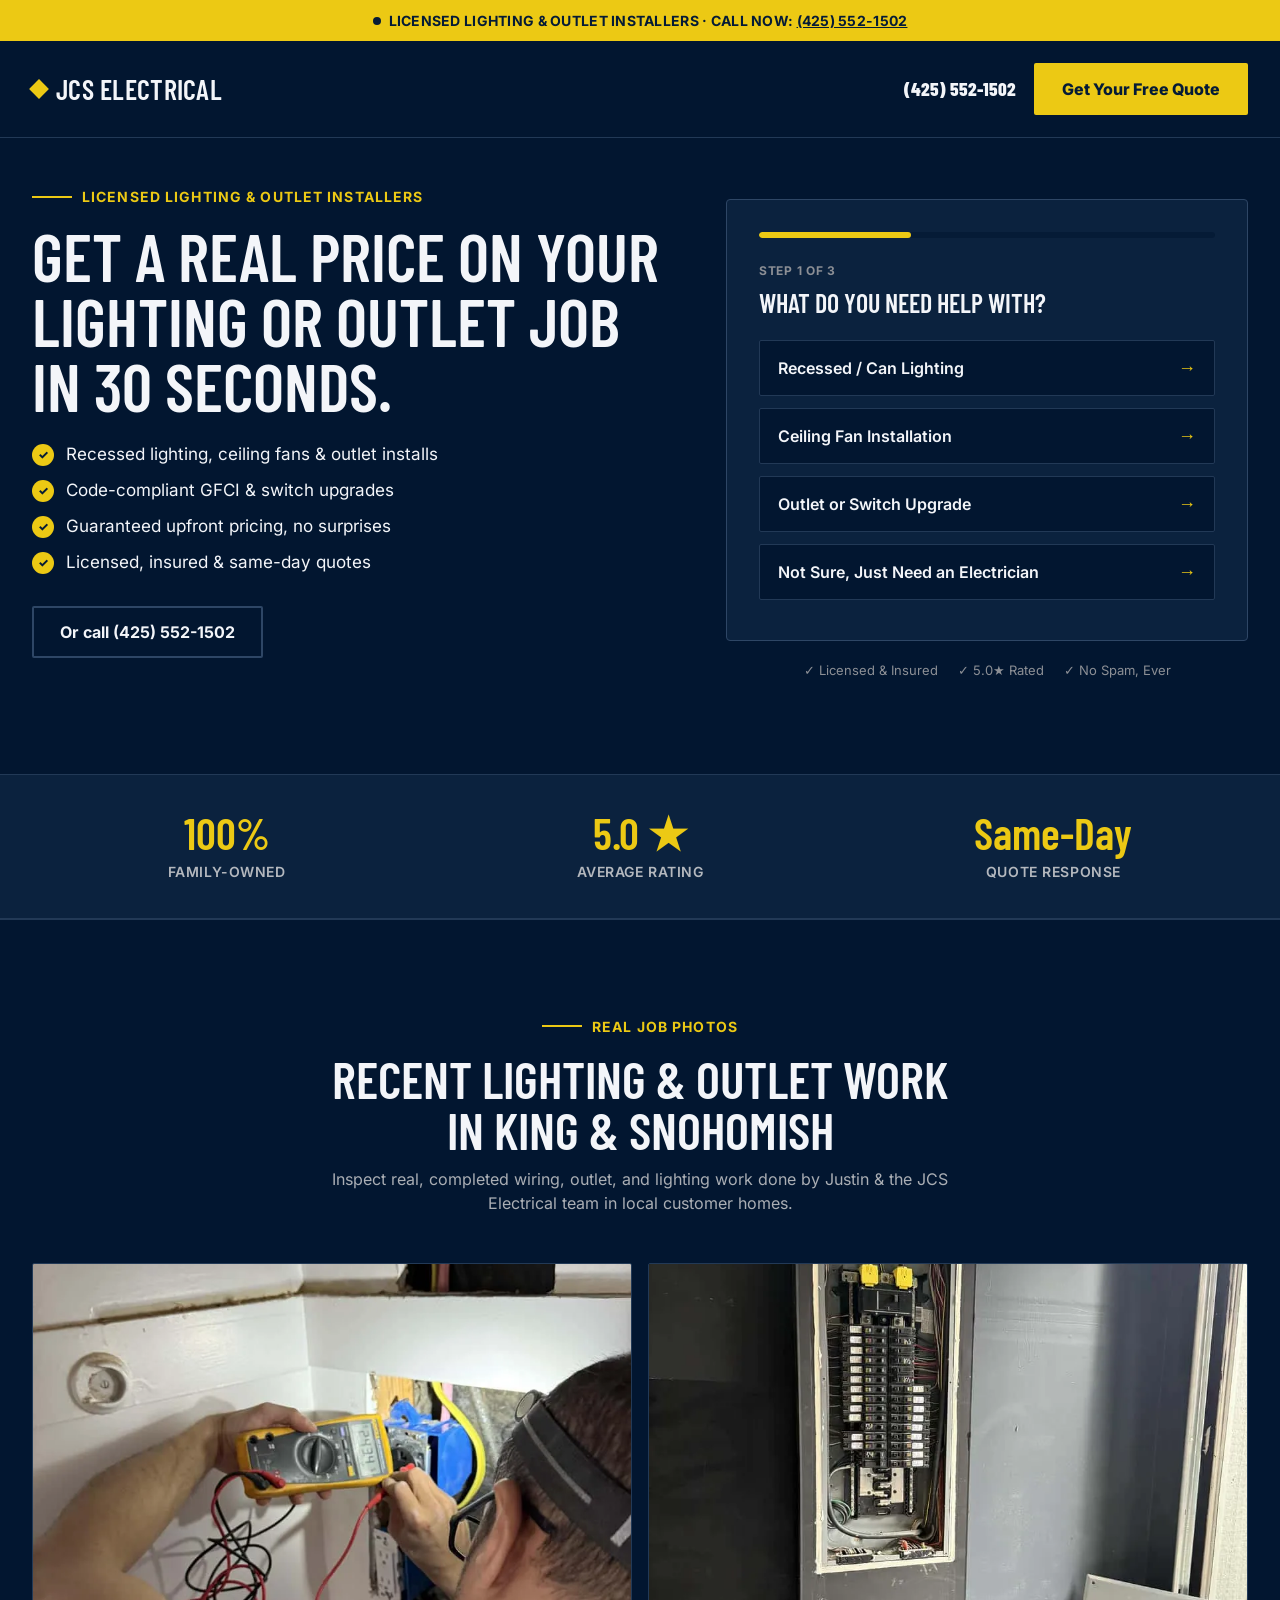
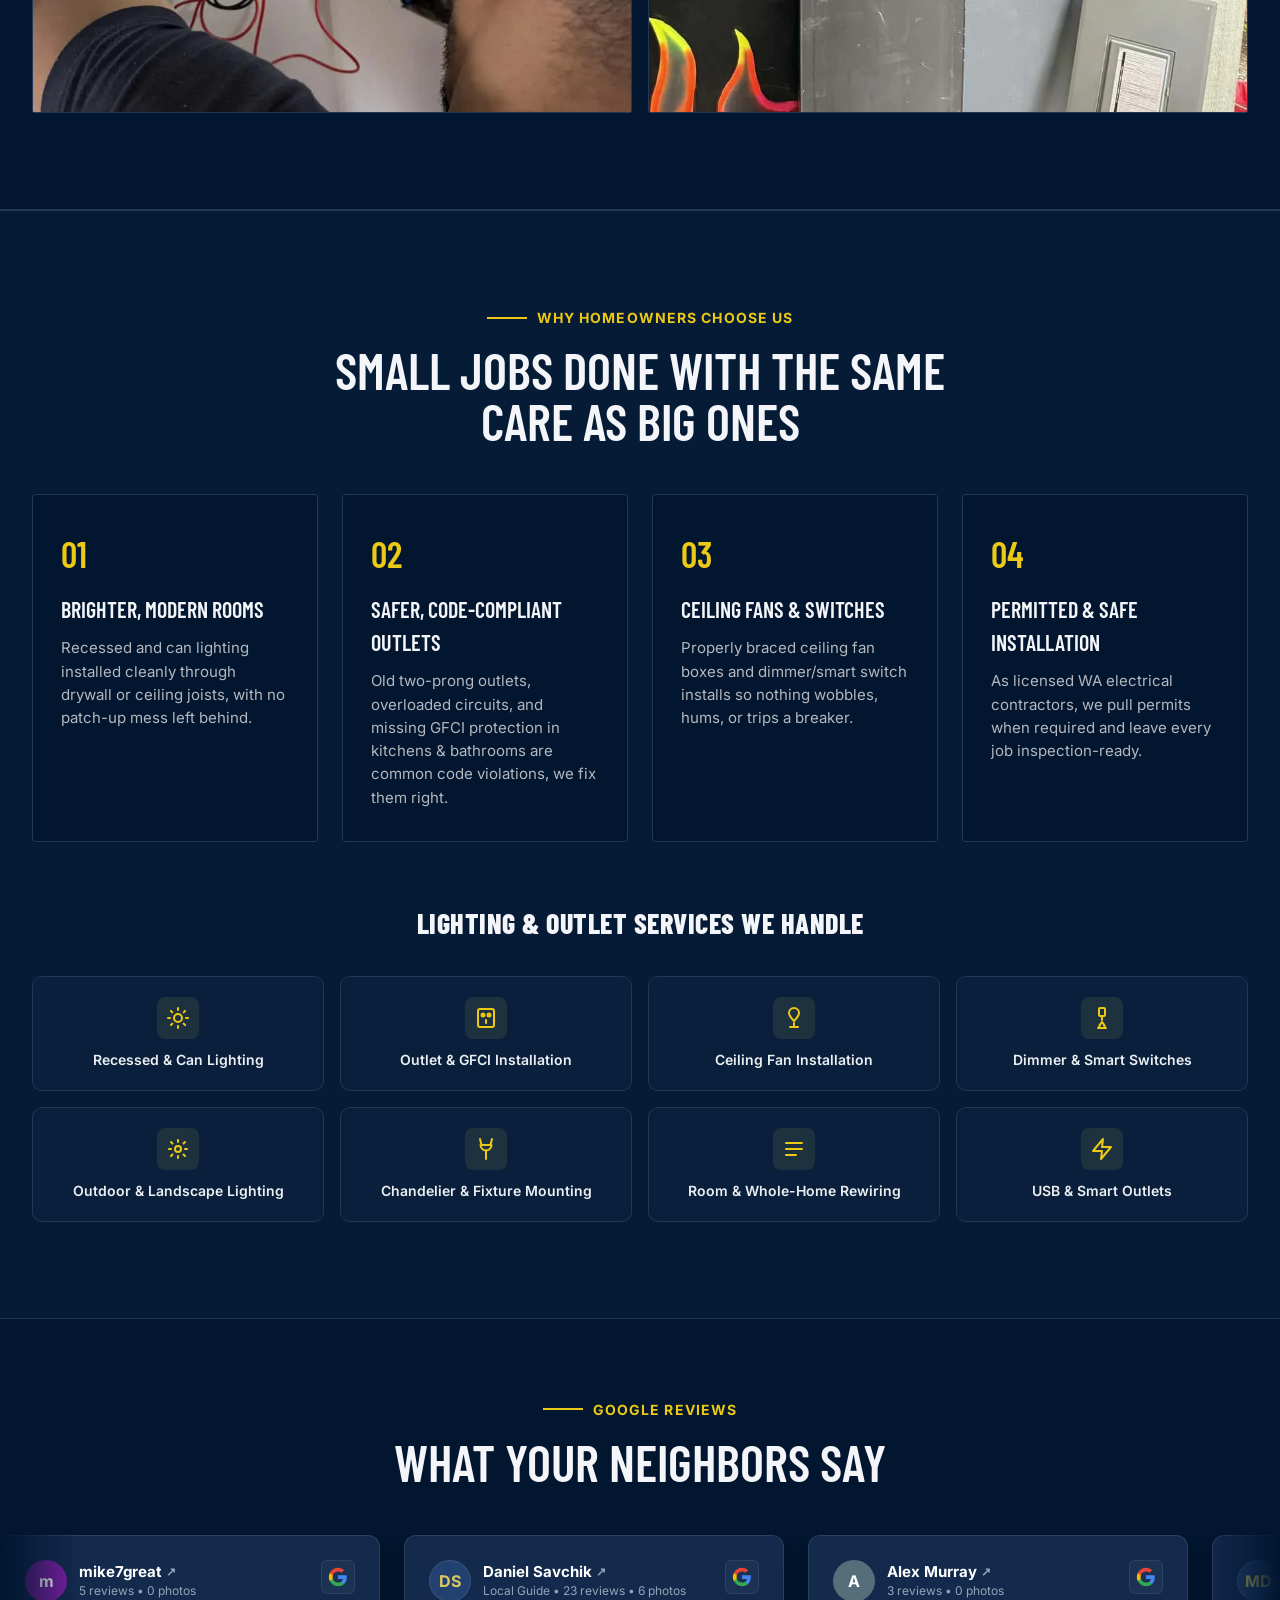
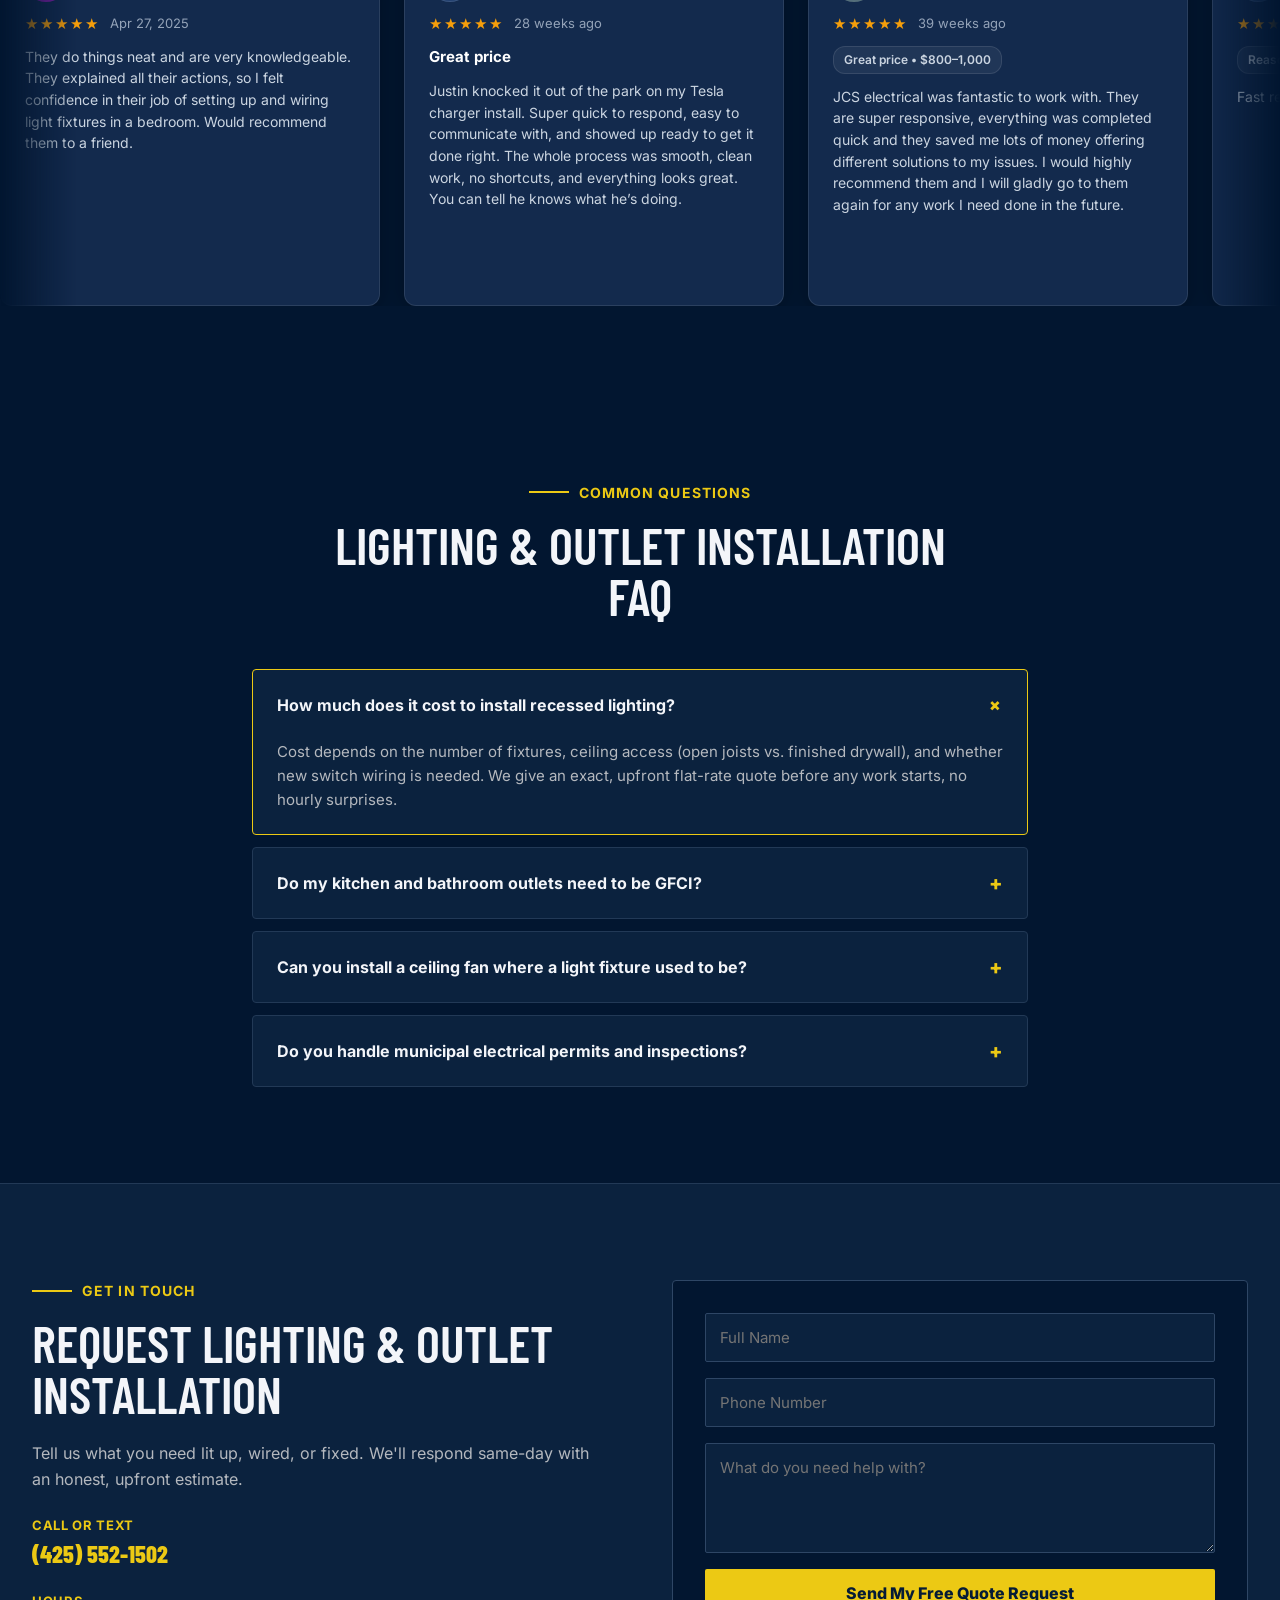
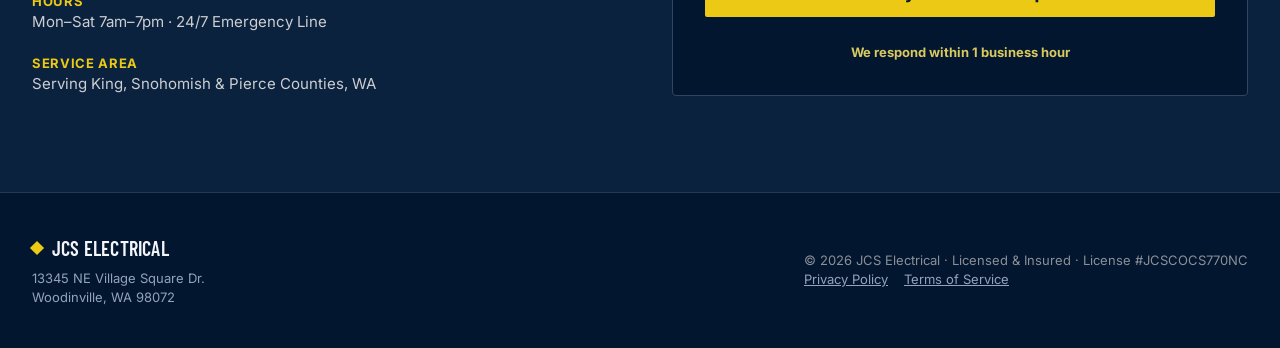
<file: lighting-outlet-installation/index.html>
<!DOCTYPE html>
<html lang="en">
<head>
  <meta charset="UTF-8">
  <meta name="viewport" content="width=device-width, initial-scale=1.0">
  <title>Lighting & Outlet Installation Seattle & Snohomish | Recessed Lighting, Ceiling Fans, Outlets | JCS Electrical</title>
  <meta name="description" content="Licensed &amp; insured electricians installing recessed lighting, ceiling fans, outlets &amp; switches across King &amp; Snohomish Counties. Upfront pricing, same-day scheduling. Call (425) 552-1502.">

  <!-- Open Graph / Meta -->
  <meta property="og:title" content="Lighting & Outlet Installation | JCS Electrical">
  <meta property="og:description" content="Recessed lighting, ceiling fans, switches &amp; safe outlet upgrades, installed cleanly and correctly. Licensed electricians in King &amp; Snohomish Counties.">
  <meta property="og:image" content="https://jcselectricalseattle.com/assets/gallery/gallery-2.webp">
  <meta property="og:url" content="https://jcselectricalseattle.com/lighting-outlet-installation/">

  <link rel="canonical" href="https://jcselectricalseattle.com/lighting-outlet-installation/">
  <!-- Google Tag Manager -->
  <script>(function(w,d,s,l,i){w[l]=w[l]||[];w[l].push({'gtm.start':
  new Date().getTime(),event:'gtm.js'});var f=d.getElementsByTagName(s)[0],
  j=d.createElement(s),dl=l!='dataLayer'?'l='+l:'';j.async=true;j.src=
  'https://www.googletagmanager.com/gtm.js?id='+i+dl;f.parentNode.insertBefore(j,f);
  })(window,document,'script','dataLayer','GTM-WF25S3V5');</script>
  <!-- End Google Tag Manager -->

  <!-- Google Fonts & Stylesheets -->
  <link rel="preconnect" href="https://fonts.googleapis.com">
  <link rel="preconnect" href="https://fonts.gstatic.com" crossorigin>
  <link href="https://fonts.googleapis.com/css2?family=Barlow+Condensed:wght@700;800;900&family=Inter:wght@400;500;600;700&display=swap" rel="stylesheet">
  <link rel="stylesheet" href="../css/styles.css?v=3">
  <link rel="icon" type="image/x-icon" href="../favicon.ico">

  <style>
    /* Critical Reviews Slider Layout & Full Component Fallbacks */
    .reviews-section {
      padding-top: 80px;
      padding-bottom: 80px;
      overflow: hidden;
      position: relative;
    }
    .reviews-slider-wrapper {
      width: 100%;
      overflow: hidden;
      position: relative;
      margin-top: 40px;
      mask-image: linear-gradient(to right, transparent 0%, black 6%, black 94%, transparent 100%);
      -webkit-mask-image: linear-gradient(to right, transparent 0%, black 6%, black 94%, transparent 100%);
    }
    .reviews-slider-track {
      display: flex !important;
      flex-direction: row !important;
      flex-wrap: nowrap !important;
      gap: 24px !important;
      width: max-content !important;
      min-width: max-content !important;
      animation: infiniteScroll 55s linear infinite !important;
      animation-play-state: running !important;
      will-change: transform;
    }
    .reviews-slider-track:hover,
    .reviews-slider-track *:hover {
      animation-play-state: running !important;
    }
    @keyframes infiniteScroll {
      0% { transform: translateX(0); }
      100% { transform: translateX(-50%); }
    }
    .google-review-card {
      width: 380px !important;
      min-width: 380px !important;
      max-width: 380px !important;
      flex-shrink: 0 !important;
      background: #132a4d !important;
      border: 1px solid rgba(255, 255, 255, 0.1) !important;
      border-radius: 12px !important;
      padding: 24px !important;
      display: flex !important;
      flex-direction: column !important;
      gap: 12px !important;
      box-shadow: 0 8px 24px rgba(0, 0, 0, 0.3) !important;
      text-align: left !important;
      box-sizing: border-box !important;
    }
    .gr-header {
      display: flex !important;
      align-items: flex-start !important;
      justify-content: space-between !important;
      gap: 12px !important;
      width: 100% !important;
    }
    .gr-author-info {
      display: flex !important;
      align-items: center !important;
      gap: 12px !important;
    }
    .gr-avatar {
      width: 42px !important;
      height: 42px !important;
      border-radius: 50% !important;
      display: flex !important;
      align-items: center !important;
      justify-content: center !important;
      font-weight: 700 !important;
      font-size: 16px !important;
      color: #ffffff !important;
      flex-shrink: 0 !important;
    }
    .gr-avatar-dark { background: #234170 !important; color: #d9c95e !important; border: 1px solid rgba(255, 255, 255, 0.1) !important; }
    .gr-avatar-slate { background: #546e7a !important; color: #ffffff !important; }
    .gr-avatar-blue { background: #0288d1 !important; color: #ffffff !important; }
    .gr-avatar-indigo { background: #3949ab !important; color: #ffffff !important; }
    .gr-avatar-purple { background: #7b1fa2 !important; color: #ffffff !important; }
    .gr-avatar-magenta { background: #c2185b !important; color: #ffffff !important; }
    .gr-avatar-teal { background: #00796b !important; color: #ffffff !important; }

    .gr-author-name {
      font-weight: 700 !important;
      font-size: 15px !important;
      color: #ffffff !important;
      display: flex !important;
      align-items: center !important;
      gap: 4px !important;
      margin: 0 !important;
      line-height: 1.2 !important;
    }
    .gr-ext-icon {
      font-size: 12px !important;
      color: #94a3b8 !important;
      display: inline-block !important;
    }
    .gr-author-subtext {
      font-size: 12px !important;
      color: #94a3b8 !important;
      margin-top: 2px !important;
      line-height: 1.3 !important;
    }
    .gr-google-logo {
      display: flex !important;
      align-items: center !important;
      justify-content: center !important;
      padding: 6px !important;
      background: rgba(255, 255, 255, 0.04) !important;
      border: 1px solid rgba(255, 255, 255, 0.08) !important;
      border-radius: 6px !important;
      flex-shrink: 0 !important;
    }
    .gr-rating-row {
      display: flex !important;
      align-items: center !important;
      gap: 10px !important;
    }
    .gr-stars {
      color: #f59e0b !important;
      font-size: 15px !important;
      letter-spacing: 2px !important;
      line-height: 1 !important;
    }
    .gr-time {
      font-size: 13px !important;
      color: #94a3b8 !important;
    }
    .gr-review-title {
      font-weight: 700 !important;
      font-size: 15px !important;
      color: #ffffff !important;
      margin: 0 !important;
    }
    .gr-tag-pill {
      display: inline-block !important;
      font-size: 12px !important;
      font-weight: 600 !important;
      color: #cbd5e1 !important;
      background: rgba(255, 255, 255, 0.06) !important;
      border: 1px solid rgba(255, 255, 255, 0.1) !important;
      border-radius: 12px !important;
      padding: 4px 10px !important;
      align-self: flex-start !important;
    }
    .gr-review-text {
      font-size: 14px !important;
      line-height: 1.55 !important;
      color: #cbd5e1 !important;
      margin: 0 !important;
    }

    /* Custom Lighting Page Layout & Symmetry Fixes */
    .lo-features-grid {
      display: grid;
      grid-template-columns: repeat(4, 1fr) !important;
      gap: 24px !important;
      margin-bottom: 48px !important;
    }
    @media (max-width: 1024px) {
      .lo-features-grid {
        grid-template-columns: repeat(2, 1fr) !important;
      }
    }
    @media (max-width: 600px) {
      .lo-features-grid {
        grid-template-columns: 1fr !important;
      }
    }

    .lo-services-grid {
      display: grid;
      grid-template-columns: repeat(4, 1fr);
      gap: 16px;
      margin-top: 32px;
    }
    @media (max-width: 900px) {
      .lo-services-grid {
        grid-template-columns: repeat(2, 1fr);
      }
    }
    @media (max-width: 480px) {
      .lo-services-grid {
        grid-template-columns: repeat(2, 1fr);
        gap: 10px;
      }
    }

    .lo-service-card {
      background: oklch(24% 0.06 255);
      border: 1px solid oklch(34% 0.06 255);
      border-radius: 10px;
      padding: 20px 16px;
      text-align: center;
      font-weight: 600;
      color: oklch(95% 0.005 260);
      font-size: 14px;
      display: flex;
      flex-direction: column;
      align-items: center;
      justify-content: center;
      gap: 10px;
      transition: transform 0.2s ease, border-color 0.2s ease, box-shadow 0.2s ease;
    }
    .lo-service-card:hover {
      border-color: var(--accent-gold);
      transform: translateY(-3px);
      box-shadow: 0 8px 20px rgba(0, 0, 0, 0.4);
    }
    .lo-service-icon {
      display: flex;
      align-items: center;
      justify-content: center;
      width: 42px;
      height: 42px;
      background: rgba(217, 201, 94, 0.1);
      border-radius: 8px;
    }
    .gallery-caption {
      padding: 12px 16px;
      font-size: 13px;
      color: #94a3b8;
      background: oklch(22% 0.06 255);
      border-top: 1px solid oklch(32% 0.06 255);
      text-align: center;
      font-weight: 500;
    }

    /* Hero Quiz-Style Lead Form (replaces hero image) */
    .hero-quiz-wrapper {
      display: flex;
      flex-direction: column;
    }

    .quiz-card {
      background: var(--bg-card);
      border: 1px solid var(--border-color-light);
      border-radius: var(--radius-md);
      padding: 32px;
      position: relative;
      overflow: hidden;
    }

    .quiz-progress-track {
      height: 6px;
      background: var(--bg-subtle);
      border-radius: 4px;
      overflow: hidden;
      margin-bottom: 24px;
    }

    .quiz-progress-fill {
      height: 100%;
      background: var(--accent-gold);
      border-radius: 4px;
      transition: width 0.35s ease;
      width: 33.3%;
    }

    .quiz-step-label {
      font-family: var(--font-body);
      font-weight: 700;
      font-size: 12px;
      letter-spacing: 0.06em;
      text-transform: uppercase;
      color: var(--text-dim);
      margin-bottom: 8px;
    }

    .quiz-question {
      font-family: var(--font-heading);
      font-weight: 700;
      font-size: 26px;
      line-height: 1.15;
      text-transform: uppercase;
      margin-bottom: 22px;
      color: var(--text-main);
    }

    .quiz-options {
      display: flex;
      flex-direction: column;
      gap: 12px;
      margin-bottom: 8px;
    }

    .quiz-option {
      display: flex;
      align-items: center;
      justify-content: space-between;
      gap: 12px;
      width: 100%;
      text-align: left;
      background: var(--bg-main);
      border: 1px solid var(--border-color);
      color: var(--text-main);
      font-family: var(--font-body);
      font-size: 16px;
      font-weight: 600;
      padding: 16px 18px;
      border-radius: var(--radius-sm);
      cursor: pointer;
      transition: border-color var(--transition-fast), background var(--transition-fast), transform var(--transition-fast);
    }

    .quiz-option:hover {
      border-color: var(--accent-gold);
      background: var(--bg-card-hover);
      transform: translateX(2px);
    }

    .quiz-option-arrow {
      color: var(--accent-gold);
      font-size: 18px;
      flex-shrink: 0;
    }

    .quiz-back {
      display: inline-flex;
      align-items: center;
      gap: 6px;
      background: transparent;
      border: none;
      color: var(--text-dim);
      font-family: var(--font-body);
      font-size: 14px;
      font-weight: 600;
      cursor: pointer;
      padding: 0;
      margin-top: 18px;
    }

    .quiz-back:hover {
      color: var(--accent-gold);
    }

    .quiz-contact-form {
      display: flex;
      flex-direction: column;
      gap: 14px;
    }

    .quiz-recap {
      background: var(--bg-main);
      border: 1px solid var(--border-color);
      border-radius: var(--radius-sm);
      padding: 12px 16px;
      font-size: 14px;
      color: var(--text-muted);
      margin-bottom: 20px;
    }

    .quiz-recap b {
      color: var(--accent-gold);
    }

    .quiz-error {
      display: none;
      color: oklch(72% 0.19 25);
      font-size: 13px;
      font-weight: 600;
      margin-top: -6px;
    }

    .quiz-error.is-visible {
      display: block;
    }

    .quiz-trust-row {
      display: flex;
      justify-content: center;
      gap: 20px;
      flex-wrap: wrap;
      margin-top: 20px;
      font-size: 13px;
      color: var(--text-dim);
    }

    @media (max-width: 480px) {
      .quiz-card { padding: 24px 20px; }
      .quiz-question { font-size: 22px; }
    }
  </style>

  <!-- Structured Data Schema -->
  <script type="application/ld+json">
  {
    "@context": "https://schema.org",
    "@type": "Electrician",
    "name": "JCS Electrical - Lighting & Outlet Installation",
    "@id": "https://jcselectricalseattle.com/lighting-outlet-installation/#electrician",
    "url": "https://jcselectricalseattle.com/lighting-outlet-installation/",
    "telephone": "+1-425-552-1502",
    "priceRange": "$$",
    "address": {
      "@type": "PostalAddress",
      "streetAddress": "13345 NE Village Square Dr.",
      "addressLocality": "Woodinville",
      "addressRegion": "WA",
      "postalCode": "98072",
      "addressCountry": "US"
    },
    "geo": {
      "@type": "GeoCoordinates",
      "latitude": 47.7543,
      "longitude": -122.1635
    },
    "openingHoursSpecification": {
      "@type": "OpeningHoursSpecification",
      "dayOfWeek": ["Monday", "Tuesday", "Wednesday", "Thursday", "Friday", "Saturday"],
      "opens": "07:00",
      "closes": "19:00"
    },
    "areaServed": [
      "Seattle", "Woodinville", "Bothell", "Kirkland", "Redmond", "Bellevue",
      "Issaquah", "Sammamish", "Snohomish", "Everett", "Lynnwood"
    ],
    "hasOfferCatalog": {
      "@type": "OfferCatalog",
      "name": "Lighting & Outlet Installation Services",
      "itemListElement": [
        {
          "@type": "Offer",
          "itemOffered": {
            "@type": "Service",
            "name": "Recessed & Can Lighting Installation"
          }
        },
        {
          "@type": "Offer",
          "itemOffered": {
            "@type": "Service",
            "name": "Outlet, Switch & GFCI Installation"
          }
        }
      ]
    }
  }
  </script>
</head>
<body>
  <!-- Google Tag Manager (noscript) -->
  <noscript><iframe src="https://www.googletagmanager.com/ns.html?id=GTM-WF25S3V5"
  height="0" width="0" style="display:none;visibility:hidden"></iframe></noscript>
  <!-- End Google Tag Manager (noscript) -->

  <!-- 1. EMERGENCY TOP BANNER -->
  <div class="emergency-banner">
    <span class="emergency-dot"></span>
    <span>LICENSED LIGHTING &amp; OUTLET INSTALLERS · CALL NOW: <a href="tel:+14255521502" style="color:inherit; text-decoration:underline;">(425) 552-1502</a></span>
  </div>

  <!-- 2. SITE HEADER & NAVIGATION -->
  <header class="site-header">
    <div class="container header-container">
      <a href="../" class="logo">
        <span class="logo-icon"></span>
        JCS ELECTRICAL
      </a>

      <!-- Header Actions -->
      <div class="header-actions">
        <a href="tel:+14255521502" class="phone-link">(425) 552-1502</a>
        <a href="#contact" class="btn-primary">Get Your Free Quote</a>
      </div>
    </div>
  </header>

  <!-- 3. HERO SECTION (DEDICATED LIGHTING & OUTLETS) -->
  <section id="hero" class="hero-section container">
    <div>
      <div class="heading-tag">
        <div class="heading-tag-line"></div>
        <span class="heading-tag-text">LICENSED LIGHTING &amp; OUTLET INSTALLERS</span>
      </div>
      <h1 class="hero-headline">
        Get a Real Price on Your Lighting or Outlet Job in 30 Seconds.
      </h1>
      <ul class="hero-bullets">
        <li class="hero-bullet-item"><span class="hero-bullet-check">✓</span> Recessed lighting, ceiling fans &amp; outlet installs</li>
        <li class="hero-bullet-item"><span class="hero-bullet-check">✓</span> Code-compliant GFCI &amp; switch upgrades</li>
        <li class="hero-bullet-item"><span class="hero-bullet-check">✓</span> Guaranteed upfront pricing, no surprises</li>
        <li class="hero-bullet-item"><span class="hero-bullet-check">✓</span> Licensed, insured &amp; same-day quotes</li>
      </ul>
      <div class="hero-cta-group">
        <a href="tel:+14255521502" class="btn-secondary">Or call (425) 552-1502</a>
      </div>
    </div>
    <div class="hero-quiz-wrapper">
      <div class="quiz-card">
        <div class="quiz-progress-track">
          <div class="quiz-progress-fill" id="quizProgressFill"></div>
        </div>
        <div id="quizStepContainer"></div>
      </div>
      <div class="quiz-trust-row">
        <span>✓ Licensed &amp; Insured</span>
        <span>✓ 5.0★ Rated</span>
        <span>✓ No Spam, Ever</span>
      </div>
    </div>
  </section>

  <!-- 4. STATS BAR -->
  <section class="stats-section">
    <div class="container stats-grid">
      <div>
        <div class="stat-value">100%</div>
        <div class="stat-label">Family-Owned</div>
      </div>
      <div>
        <div class="stat-value">5.0 ★</div>
        <div class="stat-label">Average Rating</div>
      </div>
      <div>
        <div class="stat-value">Same-Day</div>
        <div class="stat-label">Quote Response</div>
      </div>
    </div>
  </section>

  <!-- 5. OUR WORK / REAL LIGHTING & OUTLET PHOTOS -->
  <section id="work" class="gallery-section">
    <div class="container">
      <div class="gallery-header">
        <div class="heading-tag" style="justify-content: center;">
          <div class="heading-tag-line"></div>
          <span class="heading-tag-text">Real Job Photos</span>
        </div>
        <h2 class="section-title">Recent Lighting &amp; Outlet Work in King &amp; Snohomish</h2>
        <p style="color: oklch(75% 0.01 260); text-align: center; max-width: 680px; margin: 12px auto 0;">
          Inspect real, completed wiring, outlet, and lighting work done by Justin &amp; the JCS Electrical team in local customer homes.
        </p>
      </div>

      <div class="gallery-grid" style="grid-template-columns: repeat(auto-fit, minmax(300px, 1fr));">
        <div class="gallery-item">
          <img src="../assets/gallery/gallery-2.webp" alt="JCS Electrical technician testing a newly wired outlet" loading="lazy">
          <div class="gallery-caption">
            Outlet Wiring &amp; Safety Testing, Snohomish County, WA
          </div>
        </div>
        <div class="gallery-item">
          <img src="../assets/images/img_2.webp" alt="JCS Electrical technician performing residential electrical work" loading="lazy">
          <div class="gallery-caption">
            Residential Wiring &amp; Fixture Work, King County, WA
          </div>
        </div>
      </div>
    </div>
  </section>

  <!-- 6. WHY CHOOSE JCS FOR LIGHTING & OUTLETS -->
  <section class="why-section">
    <div class="container">
      <div class="gallery-header">
        <div class="heading-tag" style="justify-content: center;">
          <div class="heading-tag-line"></div>
          <span class="heading-tag-text">Why Homeowners Choose Us</span>
        </div>
        <h2 class="section-title">Small Jobs Done With the Same Care as Big Ones</h2>
      </div>

      <div class="why-grid lo-features-grid">
        <div class="why-card">
          <div class="why-number">01</div>
          <h3 class="why-title">Brighter, Modern Rooms</h3>
          <p class="why-desc">Recessed and can lighting installed cleanly through drywall or ceiling joists, with no patch-up mess left behind.</p>
        </div>
        <div class="why-card">
          <div class="why-number">02</div>
          <h3 class="why-title">Safer, Code-Compliant Outlets</h3>
          <p class="why-desc">Old two-prong outlets, overloaded circuits, and missing GFCI protection in kitchens &amp; bathrooms are common code violations, we fix them right.</p>
        </div>
        <div class="why-card">
          <div class="why-number">03</div>
          <h3 class="why-title">Ceiling Fans &amp; Switches</h3>
          <p class="why-desc">Properly braced ceiling fan boxes and dimmer/smart switch installs so nothing wobbles, hums, or trips a breaker.</p>
        </div>
        <div class="why-card">
          <div class="why-number">04</div>
          <h3 class="why-title">Permitted &amp; Safe Installation</h3>
          <p class="why-desc">As licensed WA electrical contractors, we pull permits when required and leave every job inspection-ready.</p>
        </div>
      </div>

      <!-- SERVICES OFFERED -->
      <div style="margin-top: 60px;">
        <h3 style="text-align: center; font-family: var(--font-heading); font-size: 28px; font-weight: 800; text-transform: uppercase; letter-spacing: 0.5px; color: var(--text-main);">
          Lighting &amp; Outlet Services We Handle
        </h3>
        <div class="lo-services-grid">
          <div class="lo-service-card">
            <span class="lo-service-icon"><svg width="24" height="24" viewBox="0 0 24 24" fill="none" stroke="var(--accent-gold)" stroke-width="2" stroke-linecap="round" stroke-linejoin="round"><circle cx="12" cy="12" r="4"></circle><path d="M12 2v2M12 20v2M4.93 4.93l1.41 1.41M17.66 17.66l1.41 1.41M2 12h2M20 12h2M6.34 17.66l-1.41 1.41M19.07 4.93l-1.41 1.41"></path></svg></span>
            Recessed &amp; Can Lighting
          </div>
          <div class="lo-service-card">
            <span class="lo-service-icon"><svg width="24" height="24" viewBox="0 0 24 24" fill="none" stroke="var(--accent-gold)" stroke-width="2" stroke-linecap="round" stroke-linejoin="round"><rect x="4" y="3" width="16" height="18" rx="2"></rect><circle cx="9" cy="9" r="1.5" fill="var(--accent-gold)"></circle><circle cx="15" cy="9" r="1.5" fill="var(--accent-gold)"></circle><path d="M12 14v3"></path></svg></span>
            Outlet &amp; GFCI Installation
          </div>
          <div class="lo-service-card">
            <span class="lo-service-icon"><svg width="24" height="24" viewBox="0 0 24 24" fill="none" stroke="var(--accent-gold)" stroke-width="2" stroke-linecap="round" stroke-linejoin="round"><path d="M12 2a5 5 0 0 0-5 5c0 3 5 8 5 8s5-5 5-8a5 5 0 0 0-5-5z"></path><path d="M8 21h8M12 17v4"></path></svg></span>
            Ceiling Fan Installation
          </div>
          <div class="lo-service-card">
            <span class="lo-service-icon"><svg width="24" height="24" viewBox="0 0 24 24" fill="none" stroke="var(--accent-gold)" stroke-width="2" stroke-linecap="round" stroke-linejoin="round"><rect x="9" y="2" width="6" height="8" rx="1"></rect><path d="M12 10v4M8 22h8M9 22c0-3 1-4 3-6 2 2 3 3 3 6"></path></svg></span>
            Dimmer &amp; Smart Switches
          </div>
          <div class="lo-service-card">
            <span class="lo-service-icon"><svg width="24" height="24" viewBox="0 0 24 24" fill="none" stroke="var(--accent-gold)" stroke-width="2" stroke-linecap="round" stroke-linejoin="round"><path d="M12 3v2M12 19v2M5 5l1.5 1.5M17.5 17.5L19 19M3 12h2M19 12h2M5 19l1.5-1.5M17.5 6.5L19 5"></path><circle cx="12" cy="12" r="3"></circle></svg></span>
            Outdoor &amp; Landscape Lighting
          </div>
          <div class="lo-service-card">
            <span class="lo-service-icon"><svg width="24" height="24" viewBox="0 0 24 24" fill="none" stroke="var(--accent-gold)" stroke-width="2" stroke-linecap="round" stroke-linejoin="round"><path d="M6 2l1.5 6h9L18 2"></path><path d="M6.5 8a5.5 5.5 0 0 0 11 0"></path><path d="M12 13.5V22"></path></svg></span>
            Chandelier &amp; Fixture Mounting
          </div>
          <div class="lo-service-card">
            <span class="lo-service-icon"><svg width="24" height="24" viewBox="0 0 24 24" fill="none" stroke="var(--accent-gold)" stroke-width="2" stroke-linecap="round" stroke-linejoin="round"><path d="M4 6h16M4 12h16M4 18h10"></path></svg></span>
            Room &amp; Whole-Home Rewiring
          </div>
          <div class="lo-service-card">
            <span class="lo-service-icon"><svg width="24" height="24" viewBox="0 0 24 24" fill="none" stroke="var(--accent-gold)" stroke-width="2" stroke-linecap="round" stroke-linejoin="round"><path d="M13 2 3 14h9l-1 8 10-12h-9l1-8z"></path></svg></span>
            USB &amp; Smart Outlets
          </div>
        </div>
      </div>
    </div>
  </section>

  <!-- 6.5 REVIEWS SECTION (INFINITE SCROLLING GOOGLE REVIEWS SLIDER) -->
  <section id="reviews" class="reviews-section">
    <div class="container">
      <div class="reviews-header" style="text-align: center;">
        <div class="heading-tag" style="justify-content: center;">
          <div class="heading-tag-line"></div>
          <span class="heading-tag-text">GOOGLE REVIEWS</span>
        </div>
        <h2 class="section-title">What your neighbors say</h2>
      </div>
    </div>

    <div class="reviews-slider-wrapper">
      <div class="reviews-slider-track" id="reviewsTrack"></div>
    </div>
  </section>

  <!-- 7. FAQ SECTION -->
  <section id="faq" class="container faq-section">
    <div class="gallery-header">
      <div class="heading-tag" style="justify-content: center;">
        <div class="heading-tag-line"></div>
        <span class="heading-tag-text">Common Questions</span>
      </div>
      <h2 class="section-title">Lighting &amp; Outlet Installation FAQ</h2>
    </div>

    <div class="faq-list">
      <div class="faq-item is-open">
        <div class="faq-question">
          <span>How much does it cost to install recessed lighting?</span>
          <span class="faq-toggle-icon">+</span>
        </div>
        <div class="faq-answer">
          Cost depends on the number of fixtures, ceiling access (open joists vs. finished drywall), and whether new switch wiring is needed. We give an exact, upfront flat-rate quote before any work starts, no hourly surprises.
        </div>
      </div>

      <div class="faq-item">
        <div class="faq-question">
          <span>Do my kitchen and bathroom outlets need to be GFCI?</span>
          <span class="faq-toggle-icon">+</span>
        </div>
        <div class="faq-answer">
          Yes, current electrical code requires GFCI (ground-fault) protection on outlets in kitchens, bathrooms, garages, and outdoor areas. If your home still has older two-prong or non-GFCI outlets in these spaces, we can upgrade them to bring your home up to code.
        </div>
      </div>

      <div class="faq-item">
        <div class="faq-question">
          <span>Can you install a ceiling fan where a light fixture used to be?</span>
          <span class="faq-toggle-icon">+</span>
        </div>
        <div class="faq-answer">
          Usually, yes, but standard light fixture boxes aren't always rated to support a fan's weight and vibration. We check the existing box and swap in a properly rated, braced fan box when needed so it's installed safely.
        </div>
      </div>

      <div class="faq-item">
        <div class="faq-question">
          <span>Do you handle municipal electrical permits and inspections?</span>
          <span class="faq-toggle-icon">+</span>
        </div>
        <div class="faq-answer">
          Yes, 100%. As licensed, bonded, and insured WA electrical contractors (License # JCSCOCS770NC), we pull all necessary city/county electrical permits and schedule inspector sign-offs so your installation is completely safe and code-compliant.
        </div>
      </div>
    </div>
  </section>

  <!-- 8. CONTACT / LEAD QUOTE FORM -->
  <section id="contact" class="contact-section">
    <div class="container contact-grid">
      <div>
        <div class="heading-tag">
          <div class="heading-tag-line"></div>
          <span class="heading-tag-text">Get In Touch</span>
        </div>
        <h2 class="section-title" style="margin-bottom: 20px;">Request Lighting &amp; Outlet Installation</h2>
        <p class="about-paragraph">
          Tell us what you need lit up, wired, or fixed. We'll respond same-day with an honest, upfront estimate.
        </p>

        <div class="contact-info-list">
          <div>
            <div class="info-label">Call or Text</div>
            <a href="tel:+14255521502" class="info-value-lg">(425) 552-1502</a>
          </div>
          <div>
            <div class="info-label">Hours</div>
            <div class="info-value">Mon–Sat 7am–7pm · 24/7 Emergency Line</div>
          </div>
          <div>
            <div class="info-label">Service Area</div>
            <div class="info-value">Serving King, Snohomish &amp; Pierce Counties, WA</div>
          </div>
        </div>
      </div>

      <!-- Lead Quote Form -->
      <div>
        <form class="contact-form" id="quoteForm">
          <input type="text" required placeholder="Full Name" class="form-control">
          <input type="tel" required placeholder="Phone Number" class="form-control">
          <textarea placeholder="What do you need help with?" rows="4" class="form-control"></textarea>
          <button type="submit" class="btn-primary" style="width: 100%;">Send My Free Quote Request</button>
          <p style="font-size: 13px; color: #d9c95e; font-weight: 700; margin-top: 10px; text-align: center;">We respond within 1 business hour</p>
        </form>

        <!-- Form Success State -->
        <div class="form-success-card" id="formSuccessCard">
          <div class="avatar-initials" style="font-size: 20px; width: 44px; height: 44px;">✓</div>
          <h3 class="section-title" style="font-size: 24px;">Request Received!</h3>
          <p class="about-paragraph" style="margin: 0;">Thanks. We'll call you back same-day to schedule your free quote.</p>
        </div>
      </div>
    </div>
  </section>

  <!-- 9. SITE FOOTER -->
  <footer class="site-footer">
    <div class="container footer-container">
      <div class="footer-brand">
        <div class="logo" style="font-size: 20px;">
          <span class="logo-icon" style="width: 10px; height: 10px;"></span>
          JCS ELECTRICAL
        </div>
        <div style="font-size: 13px; color: #94a3b8; margin-top: 6px; line-height: 1.5;">
          13345 NE Village Square Dr.<br>
          Woodinville, WA 98072
        </div>
      </div>
      <div class="footer-copy">
        © 2026 JCS Electrical · Licensed &amp; Insured · License #JCSCOCS770NC<br>
        <a href="../privacy-policy/" style="color:#94a3b8; margin-right: 12px; text-decoration: underline;">Privacy Policy</a>
        <a href="../terms-of-service/" style="color:#94a3b8; text-decoration: underline;">Terms of Service</a>
      </div>
    </div>
  </footer>

  <script src="../js/main.js"></script>

  <!-- Reviews data + render (shared review set, lighting/wiring-relevant review surfaced first) -->
  <script>
    (function () {
      var reviews = [
        { initials: "m", cls: "gr-avatar-purple", name: "mike7great", meta: "5 reviews • 0 photos", time: "Apr 27, 2025", tag: null, title: null, text: "They do things neat and are very knowledgeable. They explained all their actions, so I felt confidence in their job of setting up and wiring light fixtures in a bedroom. Would recommend them to a friend." },
        { initials: "DS", cls: "gr-avatar-dark", name: "Daniel Savchik", meta: "Local Guide • 23 reviews • 6 photos", time: "28 weeks ago", tag: null, title: "Great price", text: "Justin knocked it out of the park on my Tesla charger install. Super quick to respond, easy to communicate with, and showed up ready to get it done right. The whole process was smooth, clean work, no shortcuts, and everything looks great. You can tell he knows what he’s doing." },
        { initials: "A", cls: "gr-avatar-slate", name: "Alex Murray", meta: "3 reviews • 0 photos", time: "39 weeks ago", tag: "Great price • $800–1,000", title: null, text: "JCS electrical was fantastic to work with. They are super responsive, everything was completed quick and they saved me lots of money offering different solutions to my issues. I would highly recommend them and I will gladly go to them again for any work I need done in the future." },
        { initials: "MD", cls: "gr-avatar-dark", name: "Manny Dunham", meta: "3 reviews • 0 photos", time: "46 weeks ago", tag: "Reasonable price • $2,000+", title: null, text: "Fast reliable work. Definitely a I’ll use them again." },
        { initials: "L", cls: "gr-avatar-blue", name: "Laura Davis", meta: "5 reviews • 0 photos", time: "49 weeks ago", tag: null, title: null, text: "Khalid and Malachi were awesome, professional and did a great job repairing my electrical issue !" },
        { initials: "E", cls: "gr-avatar-indigo", name: "Eddie Sanchez", meta: "3 reviews • 6 photos", time: "Jul 13, 2025", tag: null, title: null, text: "I’ve worked with JCS Electric since the early days, and the quality of their work has remained solid across every project. They’re dependable, efficient, and consistently deliver clean, professional electrical installations that meet code and hold up over time." },
        { initials: "AJ", cls: "gr-avatar-dark", name: "ashish jain", meta: "Local Guide • 20 reviews • 0 photos", time: "Jun 6, 2025", tag: "Reasonable price", title: null, text: "I recently call JCS to fix a switch in one of my bathroom. I was helped by Dustin who was thorough professional. He understood the problem, explained it very clearly and then properly fixed it. Whole process of scheduling, getting someone to help was very smooth. Best part is that JCS have an AI enabled automated system to answer their call which works really well." },
        { initials: "AO", cls: "gr-avatar-slate", name: "Amy O'Neill", meta: "8 reviews • 1 photo", time: "Apr 10, 2025", tag: null, title: null, text: "We hired JCS Electrical to install a whole home generator after losing power for a week following the last bomb cyclone. Justin provided a comprehensive report with generator options based on our needs. He was very communicative and professional throughout the entire process and handled all the necessary permits and contractors. I would highly recommend JCS Electrical and plan to hire them again!" },
        { initials: "D", cls: "gr-avatar-teal", name: "Devanshu Singh", meta: "2 reviews • 3 photos", time: "Apr 5, 2025", tag: null, title: null, text: "Such a pleasant and professional experience. From now on, JCS electrical will be my go to service for my beloved home. Couldn’t entrust a better team with this responsibility." },
        { initials: "C", cls: "gr-avatar-magenta", name: "Chris Hopwo", meta: "2 reviews • 0 photos", time: "Mar 20, 2025", tag: null, title: null, text: "JCS Electrical was responsive, professional and on time for our appointment. The work was excellent, completed in a timely matter at the price we were quoted. We recommend them for any work you need done." }
      ];

      var googleLogo = '<div class="gr-google-logo" aria-label="Google Review"><svg width="20" height="20" viewBox="0 0 24 24"><path fill="#4285F4" d="M22.56 12.25c0-.78-.07-1.53-.2-2.25H12v4.26h5.92c-.26 1.37-1.04 2.53-2.21 3.31v2.77h3.57c2.08-1.92 3.28-4.74 3.28-8.09z"/><path fill="#34A853" d="M12 23c2.97 0 5.46-.98 7.28-2.66l-3.57-2.77c-.98.66-2.23 1.06-3.71 1.06-2.86 0-5.29-1.93-6.16-4.53H2.18v2.84C3.99 20.53 7.7 23 12 23z"/><path fill="#FBBC05" d="M5.84 14.09c-.22-.66-.35-1.36-.35-2.09s.13-1.43.35-2.09V7.06H2.18C1.43 8.55 1 10.22 1 12s.43 3.45 1.18 4.94l2.85-2.22.81-.63z"/><path fill="#EA4335" d="M12 5.38c1.62 0 3.06.56 4.21 1.64l3.15-3.15C17.45 2.09 14.97 1 12 1 7.7 1 3.99 3.47 2.18 7.06l3.66 2.84c.87-2.6 3.3-4.52 6.16-4.52z"/></svg></div>';

      function esc(s) {
        return s.replace(/&/g, "&amp;").replace(/</g, "&lt;").replace(/>/g, "&gt;");
      }

      function cardHtml(r, hidden) {
        return '' +
          '<div class="google-review-card"' + (hidden ? ' aria-hidden="true"' : '') + '>' +
            '<div class="gr-header">' +
              '<div class="gr-author-info">' +
                '<div class="gr-avatar ' + r.cls + '">' + esc(r.initials) + '</div>' +
                '<div>' +
                  '<div class="gr-author-name">' + esc(r.name) + ' <span class="gr-ext-icon">↗</span></div>' +
                  '<div class="gr-author-subtext">' + esc(r.meta) + '</div>' +
                '</div>' +
              '</div>' +
              googleLogo +
            '</div>' +
            '<div class="gr-rating-row"><div class="gr-stars">★★★★★</div><span class="gr-time">' + esc(r.time) + '</span></div>' +
            (r.tag ? '<div class="gr-tag-pill">' + esc(r.tag) + '</div>' : '') +
            (r.title ? '<div class="gr-review-title">' + esc(r.title) + '</div>' : '') +
            '<p class="gr-review-text">' + esc(r.text) + '</p>' +
          '</div>';
      }

      var html = reviews.map(function (r) { return cardHtml(r, false); }).join('') +
                 reviews.map(function (r) { return cardHtml(r, true); }).join('');
      document.getElementById('reviewsTrack').innerHTML = html;
    })();
  </script>

  <!-- Hero Quiz-Style Lead Form -->
  <script>
    (function () {
      var answers = { service: '', timeline: '', name: '', phone: '', email: '' };
      var step = 1;
      var TOTAL_STEPS = 3;

      var container = document.getElementById('quizStepContainer');
      var progressFill = document.getElementById('quizProgressFill');
      if (!container || !progressFill) return;

      var serviceOptions = [
        'Recessed / Can Lighting',
        'Ceiling Fan Installation',
        'Outlet or Switch Upgrade',
        'Not Sure, Just Need an Electrician'
      ];

      var timelineOptions = [
        'ASAP, This Week',
        'Within the Next Month',
        'Just Getting Quotes'
      ];

      function esc(s) {
        return String(s).replace(/&/g, '&amp;').replace(/</g, '&lt;').replace(/>/g, '&gt;');
      }

      function setProgress() {
        progressFill.style.width = ((step - 1) / TOTAL_STEPS * 100 + 100 / TOTAL_STEPS) + '%';
      }

      function renderStep1() {
        step = 1;
        setProgress();
        var html = '' +
          '<div class="quiz-step-label">Step 1 of ' + TOTAL_STEPS + '</div>' +
          '<div class="quiz-question">What do you need help with?</div>' +
          '<div class="quiz-options" id="quizOptions"></div>';
        container.innerHTML = html;
        var optWrap = document.getElementById('quizOptions');
        serviceOptions.forEach(function (opt) {
          var btn = document.createElement('button');
          btn.type = 'button';
          btn.className = 'quiz-option';
          btn.innerHTML = '<span>' + esc(opt) + '</span><span class="quiz-option-arrow">→</span>';
          btn.addEventListener('click', function () {
            answers.service = opt;
            renderStep2();
          });
          optWrap.appendChild(btn);
        });
      }

      function renderStep2() {
        step = 2;
        setProgress();
        var html = '' +
          '<div class="quiz-step-label">Step 2 of ' + TOTAL_STEPS + '</div>' +
          '<div class="quiz-question">How soon do you need this done?</div>' +
          '<div class="quiz-options" id="quizOptions"></div>' +
          '<button type="button" class="quiz-back" id="quizBack1">← Back</button>';
        container.innerHTML = html;
        var optWrap = document.getElementById('quizOptions');
        timelineOptions.forEach(function (opt) {
          var btn = document.createElement('button');
          btn.type = 'button';
          btn.className = 'quiz-option';
          btn.innerHTML = '<span>' + esc(opt) + '</span><span class="quiz-option-arrow">→</span>';
          btn.addEventListener('click', function () {
            answers.timeline = opt;
            renderStep3();
          });
          optWrap.appendChild(btn);
        });
        document.getElementById('quizBack1').addEventListener('click', renderStep1);
      }

      function renderStep3() {
        step = 3;
        setProgress();
        var html = '' +
          '<div class="quiz-step-label">Step 3 of ' + TOTAL_STEPS + '</div>' +
          '<div class="quiz-question">Where should we send your quote?</div>' +
          '<div class="quiz-recap"><b>' + esc(answers.service) + '</b> · ' + esc(answers.timeline) + '</div>' +
          '<form class="quiz-contact-form" id="quizContactForm">' +
            '<input type="text" placeholder="Full Name" class="form-control" id="quizName">' +
            '<input type="tel" placeholder="Phone Number" class="form-control" id="quizPhone">' +
            '<input type="email" placeholder="Email Address (optional)" class="form-control" id="quizEmail">' +
            '<div class="quiz-error" id="quizError">Please enter your name and phone number.</div>' +
            '<button type="submit" class="btn-primary" style="width: 100%; margin-top: 4px;">Get My Free Quote</button>' +
          '</form>' +
          '<button type="button" class="quiz-back" id="quizBack2">← Back</button>';
        container.innerHTML = html;

        document.getElementById('quizBack2').addEventListener('click', renderStep2);
        document.getElementById('quizContactForm').addEventListener('submit', function (e) {
          e.preventDefault();
          var name = document.getElementById('quizName').value.trim();
          var phone = document.getElementById('quizPhone').value.trim();
          var email = document.getElementById('quizEmail').value.trim();
          var errorEl = document.getElementById('quizError');

          if (!name || !phone) {
            errorEl.classList.add('is-visible');
            return;
          }
          errorEl.classList.remove('is-visible');

          answers.name = name;
          answers.phone = phone;
          answers.email = email;

          submitQuiz();
        });
      }

      function submitQuiz() {
        var parts = answers.name.split(' ');
        var firstName = parts[0] || '';
        var lastName = parts.slice(1).join(' ') || '';
        var notes = 'Quiz answers. Service: ' + answers.service + ' | Timeline: ' + answers.timeline;

        var webhookPayload = {
          locationId: 'iDdhTAYwVIzsWgprAeiV',
          firstName: firstName,
          lastName: lastName,
          name: answers.name,
          email: answers.email,
          phone: answers.phone,
          service: answers.service,
          timeline: answers.timeline,
          notes: notes,
          source: 'Website Quiz Lead Form (Lighting & Outlets Hero)',
          tags: ['Google-Ads-Lead', 'Website-Quiz-Lead'],
          customFields: [
            { id: '9zKDPiXPh3tePknC1S16', key: 'contact.service_needed', value: answers.service },
            { id: 'VneiQBZ00NJvcxZLx9Ei', key: 'contact.job_notes', value: notes }
          ]
        };

        var webhookUrl = 'https://services.leadconnectorhq.com/hooks/iDdhTAYwVIzsWgprAeiV/webhook-trigger/7BCqprofFmGXEaJCMxmW';

        var webhookPromise = fetch(webhookUrl, {
          method: 'POST',
          headers: { 'Content-Type': 'application/json' },
          body: JSON.stringify(webhookPayload)
        }).catch(function (err) {
          console.warn('Webhook post note:', err);
        });

        Promise.all([webhookPromise]).finally(function () {
          window.location.href = '../thank-you/';
        });
      }

      renderStep1();
    })();
  </script>

  <!-- GoHighLevel LeadConnector Chat Widget -->
  <script src="https://widgets.leadconnectorhq.com/loader.js" data-resources-url="https://widgets.leadconnectorhq.com/chat-widget/loader.js" data-widget-id="6a6931dc89b8c5f4e83882a5" data-source="WEB_USER"></script>
</body>
</html>
</file>
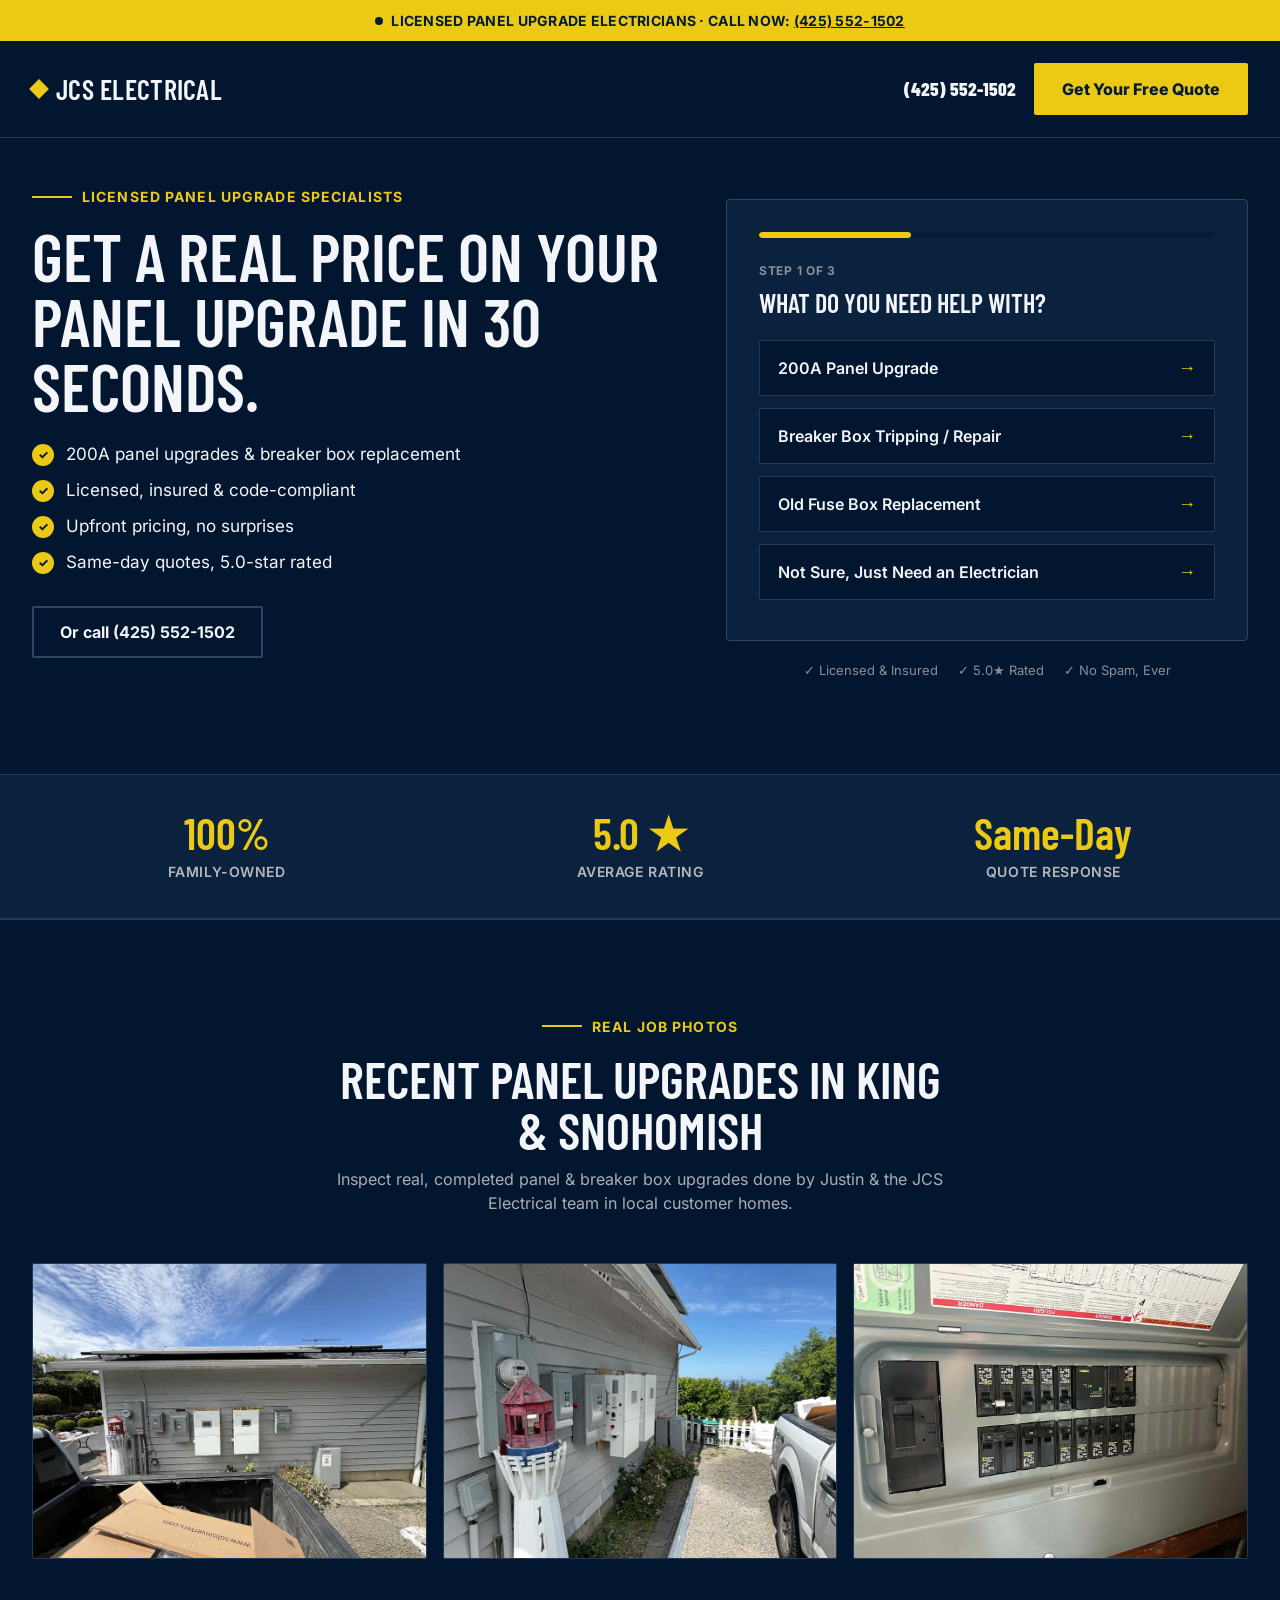
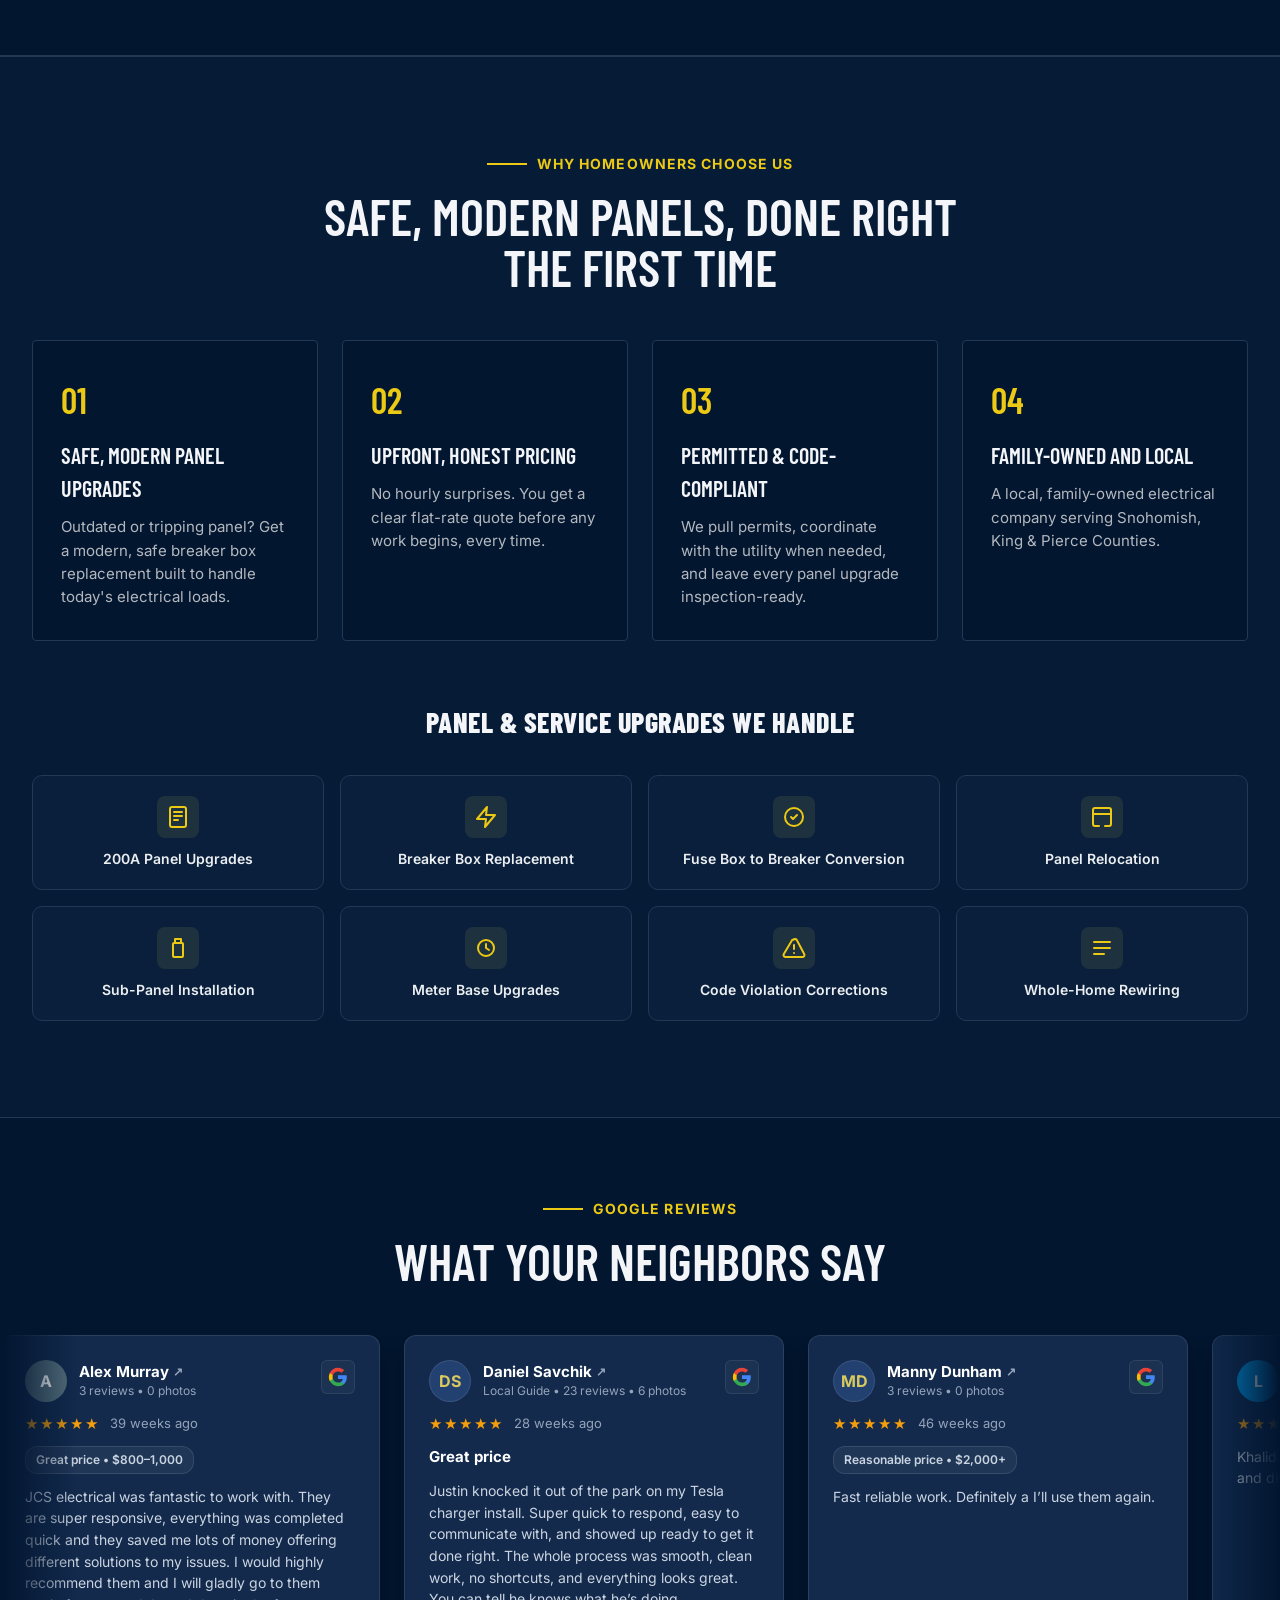
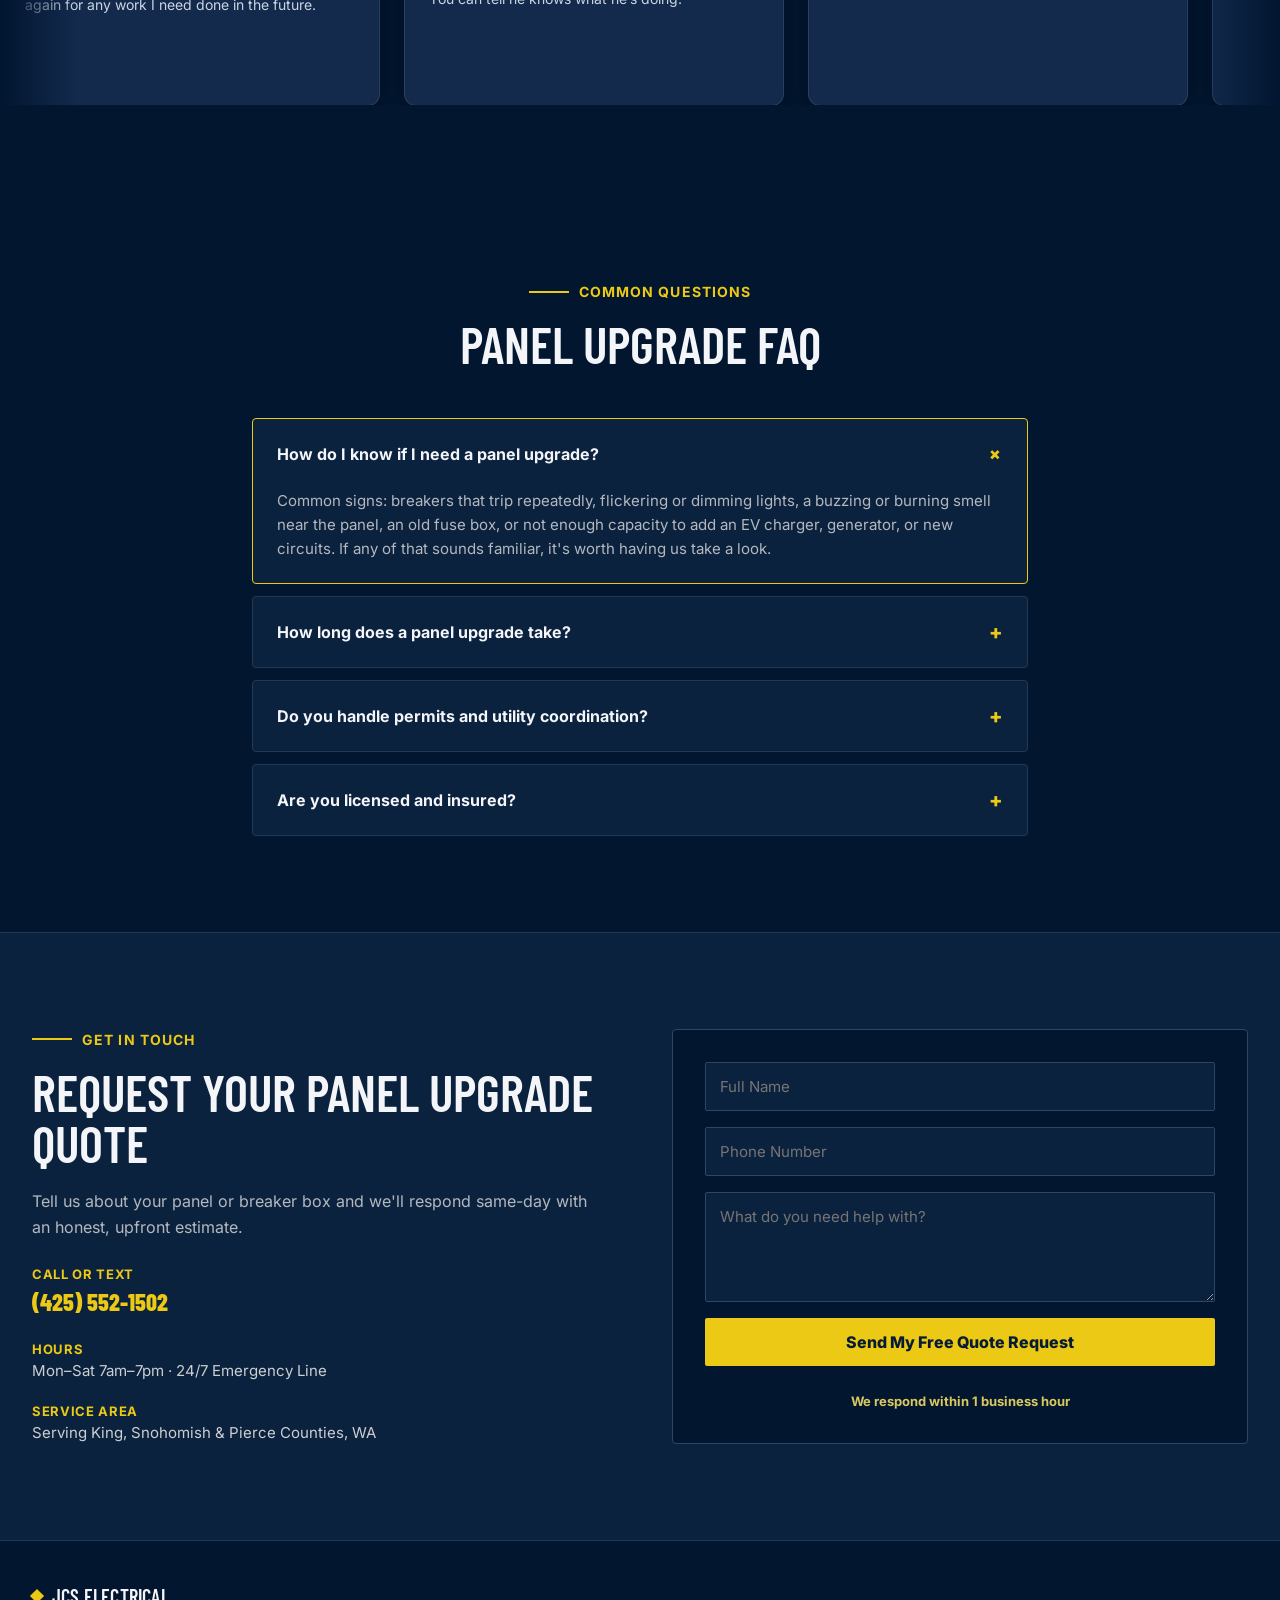
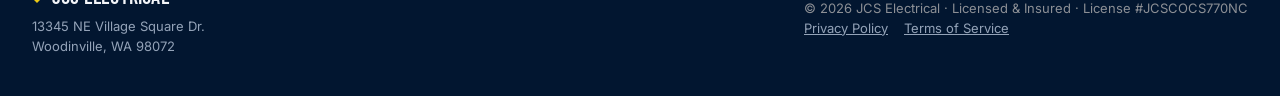
<file: panel-upgrades/index.html>
<!DOCTYPE html>
<html lang="en">
<head>
  <meta charset="UTF-8">
  <meta name="viewport" content="width=device-width, initial-scale=1.0">
  <title>Electrical Panel Upgrades Seattle & Snohomish | 200 Amp Breaker Box Upgrade | JCS Electrical</title>
  <meta name="description" content="Licensed &amp; insured electricians for safe, modern panel upgrades &amp; breaker box replacement across King &amp; Snohomish Counties. Upfront pricing, same-day scheduling. Call (425) 552-1502.">

  <!-- Open Graph / Meta -->
  <meta property="og:title" content="Electrical Panel Upgrades | JCS Electrical">
  <meta property="og:description" content="Outdated or tripping panel? Get a modern, safe 200A breaker box upgrade. Licensed electricians in King &amp; Snohomish Counties.">
  <meta property="og:image" content="https://jcselectricalseattle.com/assets/gallery/gallery-8.jpg">
  <meta property="og:url" content="https://jcselectricalseattle.com/panel-upgrades/">

  <link rel="canonical" href="https://jcselectricalseattle.com/panel-upgrades/">
  <!-- Google Tag Manager -->
  <script>(function(w,d,s,l,i){w[l]=w[l]||[];w[l].push({'gtm.start':
  new Date().getTime(),event:'gtm.js'});var f=d.getElementsByTagName(s)[0],
  j=d.createElement(s),dl=l!='dataLayer'?'l='+l:'';j.async=true;j.src=
  'https://www.googletagmanager.com/gtm.js?id='+i+dl;f.parentNode.insertBefore(j,f);
  })(window,document,'script','dataLayer','GTM-WF25S3V5');</script>
  <!-- End Google Tag Manager -->

  <!-- Google Fonts & Stylesheets -->
  <link rel="preconnect" href="https://fonts.googleapis.com">
  <link rel="preconnect" href="https://fonts.gstatic.com" crossorigin>
  <link href="https://fonts.googleapis.com/css2?family=Barlow+Condensed:wght@700;800;900&family=Inter:wght@400;500;600;700&display=swap" rel="stylesheet">
  <link rel="stylesheet" href="../css/styles.css?v=3">
  <link rel="icon" type="image/x-icon" href="../favicon.ico">

  <style>
    /* Critical Reviews Slider Layout & Full Component Fallbacks */
    .reviews-section {
      padding-top: 80px;
      padding-bottom: 80px;
      overflow: hidden;
      position: relative;
    }
    .reviews-slider-wrapper {
      width: 100%;
      overflow: hidden;
      position: relative;
      margin-top: 40px;
      mask-image: linear-gradient(to right, transparent 0%, black 6%, black 94%, transparent 100%);
      -webkit-mask-image: linear-gradient(to right, transparent 0%, black 6%, black 94%, transparent 100%);
    }
    .reviews-slider-track {
      display: flex !important;
      flex-direction: row !important;
      flex-wrap: nowrap !important;
      gap: 24px !important;
      width: max-content !important;
      min-width: max-content !important;
      animation: infiniteScroll 55s linear infinite !important;
      animation-play-state: running !important;
      will-change: transform;
    }
    .reviews-slider-track:hover,
    .reviews-slider-track *:hover {
      animation-play-state: running !important;
    }
    @keyframes infiniteScroll {
      0% { transform: translateX(0); }
      100% { transform: translateX(-50%); }
    }
    .google-review-card {
      width: 380px !important;
      min-width: 380px !important;
      max-width: 380px !important;
      flex-shrink: 0 !important;
      background: #132a4d !important;
      border: 1px solid rgba(255, 255, 255, 0.1) !important;
      border-radius: 12px !important;
      padding: 24px !important;
      display: flex !important;
      flex-direction: column !important;
      gap: 12px !important;
      box-shadow: 0 8px 24px rgba(0, 0, 0, 0.3) !important;
      text-align: left !important;
      box-sizing: border-box !important;
    }
    .gr-header {
      display: flex !important;
      align-items: flex-start !important;
      justify-content: space-between !important;
      gap: 12px !important;
      width: 100% !important;
    }
    .gr-author-info {
      display: flex !important;
      align-items: center !important;
      gap: 12px !important;
    }
    .gr-avatar {
      width: 42px !important;
      height: 42px !important;
      border-radius: 50% !important;
      display: flex !important;
      align-items: center !important;
      justify-content: center !important;
      font-weight: 700 !important;
      font-size: 16px !important;
      color: #ffffff !important;
      flex-shrink: 0 !important;
    }
    .gr-avatar-dark { background: #234170 !important; color: #d9c95e !important; border: 1px solid rgba(255, 255, 255, 0.1) !important; }
    .gr-avatar-slate { background: #546e7a !important; color: #ffffff !important; }
    .gr-avatar-blue { background: #0288d1 !important; color: #ffffff !important; }
    .gr-avatar-indigo { background: #3949ab !important; color: #ffffff !important; }
    .gr-avatar-purple { background: #7b1fa2 !important; color: #ffffff !important; }
    .gr-avatar-magenta { background: #c2185b !important; color: #ffffff !important; }
    .gr-avatar-teal { background: #00796b !important; color: #ffffff !important; }

    .gr-author-name {
      font-weight: 700 !important;
      font-size: 15px !important;
      color: #ffffff !important;
      display: flex !important;
      align-items: center !important;
      gap: 4px !important;
      margin: 0 !important;
      line-height: 1.2 !important;
    }
    .gr-ext-icon {
      font-size: 12px !important;
      color: #94a3b8 !important;
      display: inline-block !important;
    }
    .gr-author-subtext {
      font-size: 12px !important;
      color: #94a3b8 !important;
      margin-top: 2px !important;
      line-height: 1.3 !important;
    }
    .gr-google-logo {
      display: flex !important;
      align-items: center !important;
      justify-content: center !important;
      padding: 6px !important;
      background: rgba(255, 255, 255, 0.04) !important;
      border: 1px solid rgba(255, 255, 255, 0.08) !important;
      border-radius: 6px !important;
      flex-shrink: 0 !important;
    }
    .gr-rating-row {
      display: flex !important;
      align-items: center !important;
      gap: 10px !important;
    }
    .gr-stars {
      color: #f59e0b !important;
      font-size: 15px !important;
      letter-spacing: 2px !important;
      line-height: 1 !important;
    }
    .gr-time {
      font-size: 13px !important;
      color: #94a3b8 !important;
    }
    .gr-review-title {
      font-weight: 700 !important;
      font-size: 15px !important;
      color: #ffffff !important;
      margin: 0 !important;
    }
    .gr-tag-pill {
      display: inline-block !important;
      font-size: 12px !important;
      font-weight: 600 !important;
      color: #cbd5e1 !important;
      background: rgba(255, 255, 255, 0.06) !important;
      border: 1px solid rgba(255, 255, 255, 0.1) !important;
      border-radius: 12px !important;
      padding: 4px 10px !important;
      align-self: flex-start !important;
    }
    .gr-review-text {
      font-size: 14px !important;
      line-height: 1.55 !important;
      color: #cbd5e1 !important;
      margin: 0 !important;
    }

    /* Hero Quiz-Style Lead Form (replaces hero image) */
    .hero-quiz-wrapper {
      display: flex;
      flex-direction: column;
    }

    .quiz-card {
      background: var(--bg-card);
      border: 1px solid var(--border-color-light);
      border-radius: var(--radius-md);
      padding: 32px;
      position: relative;
      overflow: hidden;
    }

    .quiz-progress-track {
      height: 6px;
      background: var(--bg-subtle);
      border-radius: 4px;
      overflow: hidden;
      margin-bottom: 24px;
    }

    .quiz-progress-fill {
      height: 100%;
      background: var(--accent-gold);
      border-radius: 4px;
      transition: width 0.35s ease;
      width: 33.3%;
    }

    .quiz-step-label {
      font-family: var(--font-body);
      font-weight: 700;
      font-size: 12px;
      letter-spacing: 0.06em;
      text-transform: uppercase;
      color: var(--text-dim);
      margin-bottom: 8px;
    }

    .quiz-question {
      font-family: var(--font-heading);
      font-weight: 700;
      font-size: 26px;
      line-height: 1.15;
      text-transform: uppercase;
      margin-bottom: 22px;
      color: var(--text-main);
    }

    .quiz-options {
      display: flex;
      flex-direction: column;
      gap: 12px;
      margin-bottom: 8px;
    }

    .quiz-option {
      display: flex;
      align-items: center;
      justify-content: space-between;
      gap: 12px;
      width: 100%;
      text-align: left;
      background: var(--bg-main);
      border: 1px solid var(--border-color);
      color: var(--text-main);
      font-family: var(--font-body);
      font-size: 16px;
      font-weight: 600;
      padding: 16px 18px;
      border-radius: var(--radius-sm);
      cursor: pointer;
      transition: border-color var(--transition-fast), background var(--transition-fast), transform var(--transition-fast);
    }

    .quiz-option:hover {
      border-color: var(--accent-gold);
      background: var(--bg-card-hover);
      transform: translateX(2px);
    }

    .quiz-option-arrow {
      color: var(--accent-gold);
      font-size: 18px;
      flex-shrink: 0;
    }

    .quiz-back {
      display: inline-flex;
      align-items: center;
      gap: 6px;
      background: transparent;
      border: none;
      color: var(--text-dim);
      font-family: var(--font-body);
      font-size: 14px;
      font-weight: 600;
      cursor: pointer;
      padding: 0;
      margin-top: 18px;
    }

    .quiz-back:hover {
      color: var(--accent-gold);
    }

    .quiz-contact-form {
      display: flex;
      flex-direction: column;
      gap: 14px;
    }

    .quiz-recap {
      background: var(--bg-main);
      border: 1px solid var(--border-color);
      border-radius: var(--radius-sm);
      padding: 12px 16px;
      font-size: 14px;
      color: var(--text-muted);
      margin-bottom: 20px;
    }

    .quiz-recap b {
      color: var(--accent-gold);
    }

    .quiz-error {
      display: none;
      color: oklch(72% 0.19 25);
      font-size: 13px;
      font-weight: 600;
      margin-top: -6px;
    }

    .quiz-error.is-visible {
      display: block;
    }

    .quiz-trust-row {
      display: flex;
      justify-content: center;
      gap: 20px;
      flex-wrap: wrap;
      margin-top: 20px;
      font-size: 13px;
      color: var(--text-dim);
    }

    @media (max-width: 480px) {
      .quiz-card { padding: 24px 20px; }
      .quiz-question { font-size: 22px; }
    }

    /* Custom Panel Upgrades Page Layout & Symmetry Fixes */
    .pu-features-grid {
      display: grid;
      grid-template-columns: repeat(4, 1fr) !important;
      gap: 24px !important;
      margin-bottom: 48px !important;
    }
    @media (max-width: 1024px) {
      .pu-features-grid {
        grid-template-columns: repeat(2, 1fr) !important;
      }
    }
    @media (max-width: 600px) {
      .pu-features-grid {
        grid-template-columns: 1fr !important;
      }
    }

    .pu-services-grid {
      display: grid;
      grid-template-columns: repeat(4, 1fr);
      gap: 16px;
      margin-top: 32px;
    }
    @media (max-width: 900px) {
      .pu-services-grid {
        grid-template-columns: repeat(2, 1fr);
      }
    }
    @media (max-width: 480px) {
      .pu-services-grid {
        grid-template-columns: repeat(2, 1fr);
        gap: 10px;
      }
    }

    .pu-service-card {
      background: oklch(24% 0.06 255);
      border: 1px solid oklch(34% 0.06 255);
      border-radius: 10px;
      padding: 20px 16px;
      text-align: center;
      font-weight: 600;
      color: oklch(95% 0.005 260);
      font-size: 14px;
      display: flex;
      flex-direction: column;
      align-items: center;
      justify-content: center;
      gap: 10px;
      transition: transform 0.2s ease, border-color 0.2s ease, box-shadow 0.2s ease;
    }
    .pu-service-card:hover {
      border-color: var(--accent-gold);
      transform: translateY(-3px);
      box-shadow: 0 8px 20px rgba(0, 0, 0, 0.4);
    }
    .pu-service-icon {
      display: flex;
      align-items: center;
      justify-content: center;
      width: 42px;
      height: 42px;
      background: rgba(217, 201, 94, 0.1);
      border-radius: 8px;
    }
    .gallery-caption {
      padding: 12px 16px;
      font-size: 13px;
      color: #94a3b8;
      background: oklch(22% 0.06 255);
      border-top: 1px solid oklch(32% 0.06 255);
      text-align: center;
      font-weight: 500;
    }
  </style>

  <!-- Structured Data Schema -->
  <script type="application/ld+json">
  {
    "@context": "https://schema.org",
    "@type": "Electrician",
    "name": "JCS Electrical - Panel Upgrades",
    "@id": "https://jcselectricalseattle.com/panel-upgrades/#electrician",
    "url": "https://jcselectricalseattle.com/panel-upgrades/",
    "telephone": "+1-425-552-1502",
    "priceRange": "$$",
    "address": {
      "@type": "PostalAddress",
      "streetAddress": "13345 NE Village Square Dr.",
      "addressLocality": "Woodinville",
      "addressRegion": "WA",
      "postalCode": "98072",
      "addressCountry": "US"
    },
    "geo": {
      "@type": "GeoCoordinates",
      "latitude": 47.7543,
      "longitude": -122.1635
    },
    "openingHoursSpecification": {
      "@type": "OpeningHoursSpecification",
      "dayOfWeek": ["Monday", "Tuesday", "Wednesday", "Thursday", "Friday", "Saturday"],
      "opens": "07:00",
      "closes": "19:00"
    },
    "areaServed": [
      "Seattle", "Woodinville", "Bothell", "Kirkland", "Redmond", "Bellevue",
      "Issaquah", "Sammamish", "Snohomish", "Everett", "Lynnwood"
    ],
    "hasOfferCatalog": {
      "@type": "OfferCatalog",
      "name": "Electrical Panel Upgrade Services",
      "itemListElement": [
        {
          "@type": "Offer",
          "itemOffered": {
            "@type": "Service",
            "name": "200 Amp Panel Upgrade"
          }
        },
        {
          "@type": "Offer",
          "itemOffered": {
            "@type": "Service",
            "name": "Breaker Box Replacement & Repair"
          }
        }
      ]
    }
  }
  </script>
</head>
<body>
  <!-- Google Tag Manager (noscript) -->
  <noscript><iframe src="https://www.googletagmanager.com/ns.html?id=GTM-WF25S3V5"
  height="0" width="0" style="display:none;visibility:hidden"></iframe></noscript>
  <!-- End Google Tag Manager (noscript) -->

  <!-- 1. EMERGENCY TOP BANNER -->
  <div class="emergency-banner">
    <span class="emergency-dot"></span>
    <span>LICENSED PANEL UPGRADE ELECTRICIANS · CALL NOW: <a href="tel:+14255521502" style="color:inherit; text-decoration:underline;">(425) 552-1502</a></span>
  </div>

  <!-- 2. SITE HEADER & NAVIGATION -->
  <header class="site-header">
    <div class="container header-container">
      <a href="../" class="logo">
        <span class="logo-icon"></span>
        JCS ELECTRICAL
      </a>

      <!-- Header Actions -->
      <div class="header-actions">
        <a href="tel:+14255521502" class="phone-link">(425) 552-1502</a>
        <a href="#contact" class="btn-primary">Get Your Free Quote</a>
      </div>
    </div>
  </header>

  <!-- 3. HERO SECTION (DEDICATED PANEL UPGRADES) -->
  <section id="hero" class="hero-section container">
    <div>
      <div class="heading-tag">
        <div class="heading-tag-line"></div>
        <span class="heading-tag-text">LICENSED PANEL UPGRADE SPECIALISTS</span>
      </div>
      <h1 class="hero-headline">
        Get a Real Price on Your Panel Upgrade in 30 Seconds.
      </h1>
      <ul class="hero-bullets">
        <li class="hero-bullet-item"><span class="hero-bullet-check">✓</span> 200A panel upgrades &amp; breaker box replacement</li>
        <li class="hero-bullet-item"><span class="hero-bullet-check">✓</span> Licensed, insured &amp; code-compliant</li>
        <li class="hero-bullet-item"><span class="hero-bullet-check">✓</span> Upfront pricing, no surprises</li>
        <li class="hero-bullet-item"><span class="hero-bullet-check">✓</span> Same-day quotes, 5.0-star rated</li>
      </ul>
      <div class="hero-cta-group">
        <a href="tel:+14255521502" class="btn-secondary">Or call (425) 552-1502</a>
      </div>
    </div>
    <div class="hero-quiz-wrapper">
      <div class="quiz-card">
        <div class="quiz-progress-track">
          <div class="quiz-progress-fill" id="quizProgressFill"></div>
        </div>
        <div id="quizStepContainer"></div>
      </div>
      <div class="quiz-trust-row">
        <span>✓ Licensed &amp; Insured</span>
        <span>✓ 5.0★ Rated</span>
        <span>✓ No Spam, Ever</span>
      </div>
    </div>
  </section>

  <!-- 4. STATS BAR -->
  <section class="stats-section">
    <div class="container stats-grid">
      <div>
        <div class="stat-value">100%</div>
        <div class="stat-label">Family-Owned</div>
      </div>
      <div>
        <div class="stat-value">5.0 ★</div>
        <div class="stat-label">Average Rating</div>
      </div>
      <div>
        <div class="stat-value">Same-Day</div>
        <div class="stat-label">Quote Response</div>
      </div>
    </div>
  </section>

  <!-- 5. OUR WORK / REAL PANEL UPGRADE PHOTOS -->
  <section id="work" class="gallery-section">
    <div class="container">
      <div class="gallery-header">
        <div class="heading-tag" style="justify-content: center;">
          <div class="heading-tag-line"></div>
          <span class="heading-tag-text">Real Job Photos</span>
        </div>
        <h2 class="section-title">Recent Panel Upgrades in King &amp; Snohomish</h2>
        <p style="color: oklch(75% 0.01 260); text-align: center; max-width: 680px; margin: 12px auto 0;">
          Inspect real, completed panel &amp; breaker box upgrades done by Justin &amp; the JCS Electrical team in local customer homes.
        </p>
      </div>

      <div class="gallery-grid" style="grid-template-columns: repeat(auto-fit, minmax(300px, 1fr));">
        <div class="gallery-item">
          <img src="../assets/gallery/gallery-1.jpg" alt="JCS Electrical service panel installation" loading="eager">
          <div class="gallery-caption">
            Service Panel Installation, King County, WA
          </div>
        </div>
        <div class="gallery-item">
          <img src="../assets/gallery/gallery-3.jpg" alt="JCS Electrical exterior meter and panel upgrade" loading="lazy">
          <div class="gallery-caption">
            Exterior Meter &amp; Panel Upgrade, Snohomish County, WA
          </div>
        </div>
        <div class="gallery-item">
          <img src="../assets/gallery/gallery-8.jpg" alt="JCS Electrical upgraded main circuit breaker panel" loading="lazy">
          <div class="gallery-caption">
            Upgraded Main Circuit Breaker Panel, Woodinville, WA
          </div>
        </div>
      </div>
    </div>
  </section>

  <!-- 6. WHY CHOOSE JCS FOR PANEL UPGRADES -->
  <section class="why-section">
    <div class="container">
      <div class="gallery-header">
        <div class="heading-tag" style="justify-content: center;">
          <div class="heading-tag-line"></div>
          <span class="heading-tag-text">Why Homeowners Choose Us</span>
        </div>
        <h2 class="section-title">Safe, Modern Panels, Done Right the First Time</h2>
      </div>

      <div class="why-grid pu-features-grid">
        <div class="why-card">
          <div class="why-number">01</div>
          <h3 class="why-title">Safe, Modern Panel Upgrades</h3>
          <p class="why-desc">Outdated or tripping panel? Get a modern, safe breaker box replacement built to handle today's electrical loads.</p>
        </div>
        <div class="why-card">
          <div class="why-number">02</div>
          <h3 class="why-title">Upfront, Honest Pricing</h3>
          <p class="why-desc">No hourly surprises. You get a clear flat-rate quote before any work begins, every time.</p>
        </div>
        <div class="why-card">
          <div class="why-number">03</div>
          <h3 class="why-title">Permitted &amp; Code-Compliant</h3>
          <p class="why-desc">We pull permits, coordinate with the utility when needed, and leave every panel upgrade inspection-ready.</p>
        </div>
        <div class="why-card">
          <div class="why-number">04</div>
          <h3 class="why-title">Family-Owned and Local</h3>
          <p class="why-desc">A local, family-owned electrical company serving Snohomish, King &amp; Pierce Counties.</p>
        </div>
      </div>

      <!-- SERVICES OFFERED -->
      <div style="margin-top: 60px;">
        <h3 style="text-align: center; font-family: var(--font-heading); font-size: 28px; font-weight: 800; text-transform: uppercase; letter-spacing: 0.5px; color: var(--text-main);">
          Panel &amp; Service Upgrades We Handle
        </h3>
        <div class="pu-services-grid">
          <div class="pu-service-card">
            <span class="pu-service-icon"><svg width="24" height="24" viewBox="0 0 24 24" fill="none" stroke="var(--accent-gold)" stroke-width="2" stroke-linecap="round" stroke-linejoin="round"><rect x="4" y="2" width="16" height="20" rx="2"></rect><line x1="8" y1="7" x2="16" y2="7"></line><line x1="8" y1="11" x2="16" y2="11"></line><line x1="8" y1="15" x2="12" y2="15"></line></svg></span>
            200A Panel Upgrades
          </div>
          <div class="pu-service-card">
            <span class="pu-service-icon"><svg width="24" height="24" viewBox="0 0 24 24" fill="none" stroke="var(--accent-gold)" stroke-width="2" stroke-linecap="round" stroke-linejoin="round"><path d="M13 2 3 14h9l-1 8 10-12h-9l1-8z"></path></svg></span>
            Breaker Box Replacement
          </div>
          <div class="pu-service-card">
            <span class="pu-service-icon"><svg width="24" height="24" viewBox="0 0 24 24" fill="none" stroke="var(--accent-gold)" stroke-width="2" stroke-linecap="round" stroke-linejoin="round"><circle cx="12" cy="12" r="9"></circle><path d="M9 12l2 2 4-4"></path></svg></span>
            Fuse Box to Breaker Conversion
          </div>
          <div class="pu-service-card">
            <span class="pu-service-icon"><svg width="24" height="24" viewBox="0 0 24 24" fill="none" stroke="var(--accent-gold)" stroke-width="2" stroke-linecap="round" stroke-linejoin="round"><path d="M9 3H5a2 2 0 0 0-2 2v4m6-6h10a2 2 0 0 1 2 2v4M3 9v10a2 2 0 0 0 2 2h4m-6-12h18m0 0v10a2 2 0 0 1-2 2h-4"></path></svg></span>
            Panel Relocation
          </div>
          <div class="pu-service-card">
            <span class="pu-service-icon"><svg width="24" height="24" viewBox="0 0 24 24" fill="none" stroke="var(--accent-gold)" stroke-width="2" stroke-linecap="round" stroke-linejoin="round"><rect x="7" y="7" width="10" height="14" rx="1"></rect><path d="M9 3h6v4H9z"></path></svg></span>
            Sub-Panel Installation
          </div>
          <div class="pu-service-card">
            <span class="pu-service-icon"><svg width="24" height="24" viewBox="0 0 24 24" fill="none" stroke="var(--accent-gold)" stroke-width="2" stroke-linecap="round" stroke-linejoin="round"><circle cx="12" cy="12" r="8"></circle><path d="M12 8v4l3 2"></path></svg></span>
            Meter Base Upgrades
          </div>
          <div class="pu-service-card">
            <span class="pu-service-icon"><svg width="24" height="24" viewBox="0 0 24 24" fill="none" stroke="var(--accent-gold)" stroke-width="2" stroke-linecap="round" stroke-linejoin="round"><path d="M12 9v4M12 17h.01"></path><path d="M10.29 3.86 1.82 18a2 2 0 0 0 1.71 3h16.94a2 2 0 0 0 1.71-3L14.71 3.86a2 2 0 0 0-3.42 0z"></path></svg></span>
            Code Violation Corrections
          </div>
          <div class="pu-service-card">
            <span class="pu-service-icon"><svg width="24" height="24" viewBox="0 0 24 24" fill="none" stroke="var(--accent-gold)" stroke-width="2" stroke-linecap="round" stroke-linejoin="round"><path d="M4 6h16M4 12h16M4 18h10"></path></svg></span>
            Whole-Home Rewiring
          </div>
        </div>
      </div>
    </div>
  </section>

  <!-- 6.5 REVIEWS SECTION (INFINITE SCROLLING GOOGLE REVIEWS SLIDER) -->
  <section id="reviews" class="reviews-section">
    <div class="container">
      <div class="reviews-header" style="text-align: center;">
        <div class="heading-tag" style="justify-content: center;">
          <div class="heading-tag-line"></div>
          <span class="heading-tag-text">GOOGLE REVIEWS</span>
        </div>
        <h2 class="section-title">What your neighbors say</h2>
      </div>
    </div>

    <div class="reviews-slider-wrapper">
      <div class="reviews-slider-track" id="reviewsTrack"></div>
    </div>
  </section>

  <!-- 7. FAQ SECTION -->
  <section id="faq" class="container faq-section">
    <div class="gallery-header">
      <div class="heading-tag" style="justify-content: center;">
        <div class="heading-tag-line"></div>
        <span class="heading-tag-text">Common Questions</span>
      </div>
      <h2 class="section-title">Panel Upgrade FAQ</h2>
    </div>

    <div class="faq-list">
      <div class="faq-item is-open">
        <div class="faq-question">
          <span>How do I know if I need a panel upgrade?</span>
          <span class="faq-toggle-icon">+</span>
        </div>
        <div class="faq-answer">
          Common signs: breakers that trip repeatedly, flickering or dimming lights, a buzzing or burning smell near the panel, an old fuse box, or not enough capacity to add an EV charger, generator, or new circuits. If any of that sounds familiar, it's worth having us take a look.
        </div>
      </div>

      <div class="faq-item">
        <div class="faq-question">
          <span>How long does a panel upgrade take?</span>
          <span class="faq-toggle-icon">+</span>
        </div>
        <div class="faq-answer">
          Most residential panel upgrades take a single day of on-site work, though the full timeline can depend on permitting and utility coordination for the service disconnect/reconnect. We'll walk you through the expected timeline before work starts.
        </div>
      </div>

      <div class="faq-item">
        <div class="faq-question">
          <span>Do you handle permits and utility coordination?</span>
          <span class="faq-toggle-icon">+</span>
        </div>
        <div class="faq-answer">
          Yes, 100%. Panel upgrades typically require a city/county electrical permit and coordination with your utility company to safely disconnect and reconnect power. We handle all of that so you don't have to.
        </div>
      </div>

      <div class="faq-item">
        <div class="faq-question">
          <span>Are you licensed and insured?</span>
          <span class="faq-toggle-icon">+</span>
        </div>
        <div class="faq-answer">
          Yes. JCS Electrical is a licensed, bonded &amp; insured WA electrical contractor (License # JCSCOCS770NC). We pull permits and leave every panel upgrade inspection-ready.
        </div>
      </div>
    </div>
  </section>

  <!-- 8. CONTACT / LEAD QUOTE FORM -->
  <section id="contact" class="contact-section">
    <div class="container contact-grid">
      <div>
        <div class="heading-tag">
          <div class="heading-tag-line"></div>
          <span class="heading-tag-text">Get In Touch</span>
        </div>
        <h2 class="section-title" style="margin-bottom: 20px;">Request Your Panel Upgrade Quote</h2>
        <p class="about-paragraph">
          Tell us about your panel or breaker box and we'll respond same-day with an honest, upfront estimate.
        </p>

        <div class="contact-info-list">
          <div>
            <div class="info-label">Call or Text</div>
            <a href="tel:+14255521502" class="info-value-lg">(425) 552-1502</a>
          </div>
          <div>
            <div class="info-label">Hours</div>
            <div class="info-value">Mon–Sat 7am–7pm · 24/7 Emergency Line</div>
          </div>
          <div>
            <div class="info-label">Service Area</div>
            <div class="info-value">Serving King, Snohomish &amp; Pierce Counties, WA</div>
          </div>
        </div>
      </div>

      <!-- Lead Quote Form -->
      <div>
        <form class="contact-form" id="quoteForm">
          <input type="text" required placeholder="Full Name" class="form-control">
          <input type="tel" required placeholder="Phone Number" class="form-control">
          <textarea placeholder="What do you need help with?" rows="4" class="form-control"></textarea>
          <button type="submit" class="btn-primary" style="width: 100%;">Send My Free Quote Request</button>
          <p style="font-size: 13px; color: #d9c95e; font-weight: 700; margin-top: 10px; text-align: center;">We respond within 1 business hour</p>
        </form>

        <!-- Form Success State -->
        <div class="form-success-card" id="formSuccessCard">
          <div class="avatar-initials" style="font-size: 20px; width: 44px; height: 44px;">✓</div>
          <h3 class="section-title" style="font-size: 24px;">Request Received!</h3>
          <p class="about-paragraph" style="margin: 0;">Thanks. We'll call you back same-day to schedule your free quote.</p>
        </div>
      </div>
    </div>
  </section>

  <!-- 9. SITE FOOTER -->
  <footer class="site-footer">
    <div class="container footer-container">
      <div class="footer-brand">
        <div class="logo" style="font-size: 20px;">
          <span class="logo-icon" style="width: 10px; height: 10px;"></span>
          JCS ELECTRICAL
        </div>
        <div style="font-size: 13px; color: #94a3b8; margin-top: 6px; line-height: 1.5;">
          13345 NE Village Square Dr.<br>
          Woodinville, WA 98072
        </div>
      </div>
      <div class="footer-copy">
        © 2026 JCS Electrical · Licensed &amp; Insured · License #JCSCOCS770NC<br>
        <a href="../privacy-policy/" style="color:#94a3b8; margin-right: 12px; text-decoration: underline;">Privacy Policy</a>
        <a href="../terms-of-service/" style="color:#94a3b8; text-decoration: underline;">Terms of Service</a>
      </div>
    </div>
  </footer>

  <script src="../js/main.js"></script>

  <!-- Reviews data + render (shared review set) -->
  <script>
    (function () {
      var reviews = [
        { initials: "A", cls: "gr-avatar-slate", name: "Alex Murray", meta: "3 reviews • 0 photos", time: "39 weeks ago", tag: "Great price • $800–1,000", title: null, text: "JCS electrical was fantastic to work with. They are super responsive, everything was completed quick and they saved me lots of money offering different solutions to my issues. I would highly recommend them and I will gladly go to them again for any work I need done in the future." },
        { initials: "DS", cls: "gr-avatar-dark", name: "Daniel Savchik", meta: "Local Guide • 23 reviews • 6 photos", time: "28 weeks ago", tag: null, title: "Great price", text: "Justin knocked it out of the park on my Tesla charger install. Super quick to respond, easy to communicate with, and showed up ready to get it done right. The whole process was smooth, clean work, no shortcuts, and everything looks great. You can tell he knows what he’s doing." },
        { initials: "MD", cls: "gr-avatar-dark", name: "Manny Dunham", meta: "3 reviews • 0 photos", time: "46 weeks ago", tag: "Reasonable price • $2,000+", title: null, text: "Fast reliable work. Definitely a I’ll use them again." },
        { initials: "L", cls: "gr-avatar-blue", name: "Laura Davis", meta: "5 reviews • 0 photos", time: "49 weeks ago", tag: null, title: null, text: "Khalid and Malachi were awesome, professional and did a great job repairing my electrical issue !" },
        { initials: "E", cls: "gr-avatar-indigo", name: "Eddie Sanchez", meta: "3 reviews • 6 photos", time: "Jul 13, 2025", tag: null, title: null, text: "I’ve worked with JCS Electric since the early days, and the quality of their work has remained solid across every project. They’re dependable, efficient, and consistently deliver clean, professional electrical installations that meet code and hold up over time." },
        { initials: "AJ", cls: "gr-avatar-dark", name: "ashish jain", meta: "Local Guide • 20 reviews • 0 photos", time: "Jun 6, 2025", tag: "Reasonable price", title: null, text: "I recently call JCS to fix a switch in one of my bathroom. I was helped by Dustin who was thorough professional. He understood the problem, explained it very clearly and then properly fixed it. Whole process of scheduling, getting someone to help was very smooth. Best part is that JCS have an AI enabled automated system to answer their call which works really well." },
        { initials: "AO", cls: "gr-avatar-slate", name: "Amy O'Neill", meta: "8 reviews • 1 photo", time: "Apr 10, 2025", tag: null, title: null, text: "We hired JCS Electrical to install a whole home generator after losing power for a week following the last bomb cyclone. Justin provided a comprehensive report with generator options based on our needs. He was very communicative and professional throughout the entire process and handled all the necessary permits and contractors. I would highly recommend JCS Electrical and plan to hire them again!" },
        { initials: "m", cls: "gr-avatar-purple", name: "mike7great", meta: "5 reviews • 0 photos", time: "Apr 27, 2025", tag: null, title: null, text: "They do things neat and are very knowledgeable. They explained all their actions, so I felt confidence in their job of setting up and wiring light fixtures in a bedroom. Would recommend them to a friend." },
        { initials: "D", cls: "gr-avatar-teal", name: "Devanshu Singh", meta: "2 reviews • 3 photos", time: "Apr 5, 2025", tag: null, title: null, text: "Such a pleasant and professional experience. From now on, JCS electrical will be my go to service for my beloved home. Couldn’t entrust a better team with this responsibility." },
        { initials: "C", cls: "gr-avatar-magenta", name: "Chris Hopwo", meta: "2 reviews • 0 photos", time: "Mar 20, 2025", tag: null, title: null, text: "JCS Electrical was responsive, professional and on time for our appointment. The work was excellent, completed in a timely matter at the price we were quoted. We recommend them for any work you need done." }
      ];

      var googleLogo = '<div class="gr-google-logo" aria-label="Google Review"><svg width="20" height="20" viewBox="0 0 24 24"><path fill="#4285F4" d="M22.56 12.25c0-.78-.07-1.53-.2-2.25H12v4.26h5.92c-.26 1.37-1.04 2.53-2.21 3.31v2.77h3.57c2.08-1.92 3.28-4.74 3.28-8.09z"/><path fill="#34A853" d="M12 23c2.97 0 5.46-.98 7.28-2.66l-3.57-2.77c-.98.66-2.23 1.06-3.71 1.06-2.86 0-5.29-1.93-6.16-4.53H2.18v2.84C3.99 20.53 7.7 23 12 23z"/><path fill="#FBBC05" d="M5.84 14.09c-.22-.66-.35-1.36-.35-2.09s.13-1.43.35-2.09V7.06H2.18C1.43 8.55 1 10.22 1 12s.43 3.45 1.18 4.94l2.85-2.22.81-.63z"/><path fill="#EA4335" d="M12 5.38c1.62 0 3.06.56 4.21 1.64l3.15-3.15C17.45 2.09 14.97 1 12 1 7.7 1 3.99 3.47 2.18 7.06l3.66 2.84c.87-2.6 3.3-4.52 6.16-4.52z"/></svg></div>';

      function esc(s) {
        return s.replace(/&/g, "&amp;").replace(/</g, "&lt;").replace(/>/g, "&gt;");
      }

      function cardHtml(r, hidden) {
        return '' +
          '<div class="google-review-card"' + (hidden ? ' aria-hidden="true"' : '') + '>' +
            '<div class="gr-header">' +
              '<div class="gr-author-info">' +
                '<div class="gr-avatar ' + r.cls + '">' + esc(r.initials) + '</div>' +
                '<div>' +
                  '<div class="gr-author-name">' + esc(r.name) + ' <span class="gr-ext-icon">↗</span></div>' +
                  '<div class="gr-author-subtext">' + esc(r.meta) + '</div>' +
                '</div>' +
              '</div>' +
              googleLogo +
            '</div>' +
            '<div class="gr-rating-row"><div class="gr-stars">★★★★★</div><span class="gr-time">' + esc(r.time) + '</span></div>' +
            (r.tag ? '<div class="gr-tag-pill">' + esc(r.tag) + '</div>' : '') +
            (r.title ? '<div class="gr-review-title">' + esc(r.title) + '</div>' : '') +
            '<p class="gr-review-text">' + esc(r.text) + '</p>' +
          '</div>';
      }

      var html = reviews.map(function (r) { return cardHtml(r, false); }).join('') +
                 reviews.map(function (r) { return cardHtml(r, true); }).join('');
      document.getElementById('reviewsTrack').innerHTML = html;
    })();
  </script>

  <!-- Hero Quiz-Style Lead Form -->
  <script>
    (function () {
      var answers = { service: '', timeline: '', name: '', phone: '', email: '' };
      var step = 1;
      var TOTAL_STEPS = 3;

      var container = document.getElementById('quizStepContainer');
      var progressFill = document.getElementById('quizProgressFill');
      if (!container || !progressFill) return;

      var serviceOptions = [
        '200A Panel Upgrade',
        'Breaker Box Tripping / Repair',
        'Old Fuse Box Replacement',
        'Not Sure, Just Need an Electrician'
      ];

      var timelineOptions = [
        'ASAP, This Week',
        'Within the Next Month',
        'Just Getting Quotes'
      ];

      function esc(s) {
        return String(s).replace(/&/g, '&amp;').replace(/</g, '&lt;').replace(/>/g, '&gt;');
      }

      function setProgress() {
        progressFill.style.width = ((step - 1) / TOTAL_STEPS * 100 + 100 / TOTAL_STEPS) + '%';
      }

      function renderStep1() {
        step = 1;
        setProgress();
        var html = '' +
          '<div class="quiz-step-label">Step 1 of ' + TOTAL_STEPS + '</div>' +
          '<div class="quiz-question">What do you need help with?</div>' +
          '<div class="quiz-options" id="quizOptions"></div>';
        container.innerHTML = html;
        var optWrap = document.getElementById('quizOptions');
        serviceOptions.forEach(function (opt) {
          var btn = document.createElement('button');
          btn.type = 'button';
          btn.className = 'quiz-option';
          btn.innerHTML = '<span>' + esc(opt) + '</span><span class="quiz-option-arrow">→</span>';
          btn.addEventListener('click', function () {
            answers.service = opt;
            renderStep2();
          });
          optWrap.appendChild(btn);
        });
      }

      function renderStep2() {
        step = 2;
        setProgress();
        var html = '' +
          '<div class="quiz-step-label">Step 2 of ' + TOTAL_STEPS + '</div>' +
          '<div class="quiz-question">How soon do you need this done?</div>' +
          '<div class="quiz-options" id="quizOptions"></div>' +
          '<button type="button" class="quiz-back" id="quizBack1">← Back</button>';
        container.innerHTML = html;
        var optWrap = document.getElementById('quizOptions');
        timelineOptions.forEach(function (opt) {
          var btn = document.createElement('button');
          btn.type = 'button';
          btn.className = 'quiz-option';
          btn.innerHTML = '<span>' + esc(opt) + '</span><span class="quiz-option-arrow">→</span>';
          btn.addEventListener('click', function () {
            answers.timeline = opt;
            renderStep3();
          });
          optWrap.appendChild(btn);
        });
        document.getElementById('quizBack1').addEventListener('click', renderStep1);
      }

      function renderStep3() {
        step = 3;
        setProgress();
        var html = '' +
          '<div class="quiz-step-label">Step 3 of ' + TOTAL_STEPS + '</div>' +
          '<div class="quiz-question">Where should we send your quote?</div>' +
          '<div class="quiz-recap"><b>' + esc(answers.service) + '</b> · ' + esc(answers.timeline) + '</div>' +
          '<form class="quiz-contact-form" id="quizContactForm">' +
            '<input type="text" placeholder="Full Name" class="form-control" id="quizName">' +
            '<input type="tel" placeholder="Phone Number" class="form-control" id="quizPhone">' +
            '<input type="email" placeholder="Email Address (optional)" class="form-control" id="quizEmail">' +
            '<div class="quiz-error" id="quizError">Please enter your name and phone number.</div>' +
            '<button type="submit" class="btn-primary" style="width: 100%; margin-top: 4px;">Get My Free Quote</button>' +
          '</form>' +
          '<button type="button" class="quiz-back" id="quizBack2">← Back</button>';
        container.innerHTML = html;

        document.getElementById('quizBack2').addEventListener('click', renderStep2);
        document.getElementById('quizContactForm').addEventListener('submit', function (e) {
          e.preventDefault();
          var name = document.getElementById('quizName').value.trim();
          var phone = document.getElementById('quizPhone').value.trim();
          var email = document.getElementById('quizEmail').value.trim();
          var errorEl = document.getElementById('quizError');

          if (!name || !phone) {
            errorEl.classList.add('is-visible');
            return;
          }
          errorEl.classList.remove('is-visible');

          answers.name = name;
          answers.phone = phone;
          answers.email = email;

          submitQuiz();
        });
      }

      function submitQuiz() {
        var parts = answers.name.split(' ');
        var firstName = parts[0] || '';
        var lastName = parts.slice(1).join(' ') || '';
        var notes = 'Quiz answers. Service: ' + answers.service + ' | Timeline: ' + answers.timeline;

        var webhookPayload = {
          locationId: 'iDdhTAYwVIzsWgprAeiV',
          firstName: firstName,
          lastName: lastName,
          name: answers.name,
          email: answers.email,
          phone: answers.phone,
          service: answers.service,
          timeline: answers.timeline,
          notes: notes,
          source: 'Website Quiz Lead Form (Panel Upgrades Hero)',
          tags: ['Google-Ads-Lead', 'Website-Quiz-Lead'],
          customFields: [
            { id: '9zKDPiXPh3tePknC1S16', key: 'contact.service_needed', value: answers.service },
            { id: 'VneiQBZ00NJvcxZLx9Ei', key: 'contact.job_notes', value: notes }
          ]
        };

        var webhookUrl = 'https://services.leadconnectorhq.com/hooks/iDdhTAYwVIzsWgprAeiV/webhook-trigger/7BCqprofFmGXEaJCMxmW';

        var webhookPromise = fetch(webhookUrl, {
          method: 'POST',
          headers: { 'Content-Type': 'application/json' },
          body: JSON.stringify(webhookPayload)
        }).catch(function (err) {
          console.warn('Webhook post note:', err);
        });

        Promise.all([webhookPromise]).finally(function () {
          window.location.href = '../thank-you/';
        });
      }

      renderStep1();
    })();
  </script>

  <!-- GoHighLevel LeadConnector Chat Widget -->
  <script src="https://widgets.leadconnectorhq.com/loader.js" data-resources-url="https://widgets.leadconnectorhq.com/chat-widget/loader.js" data-widget-id="6a6931dc89b8c5f4e83882a5" data-source="WEB_USER"></script>
</body>
</html>
</file>
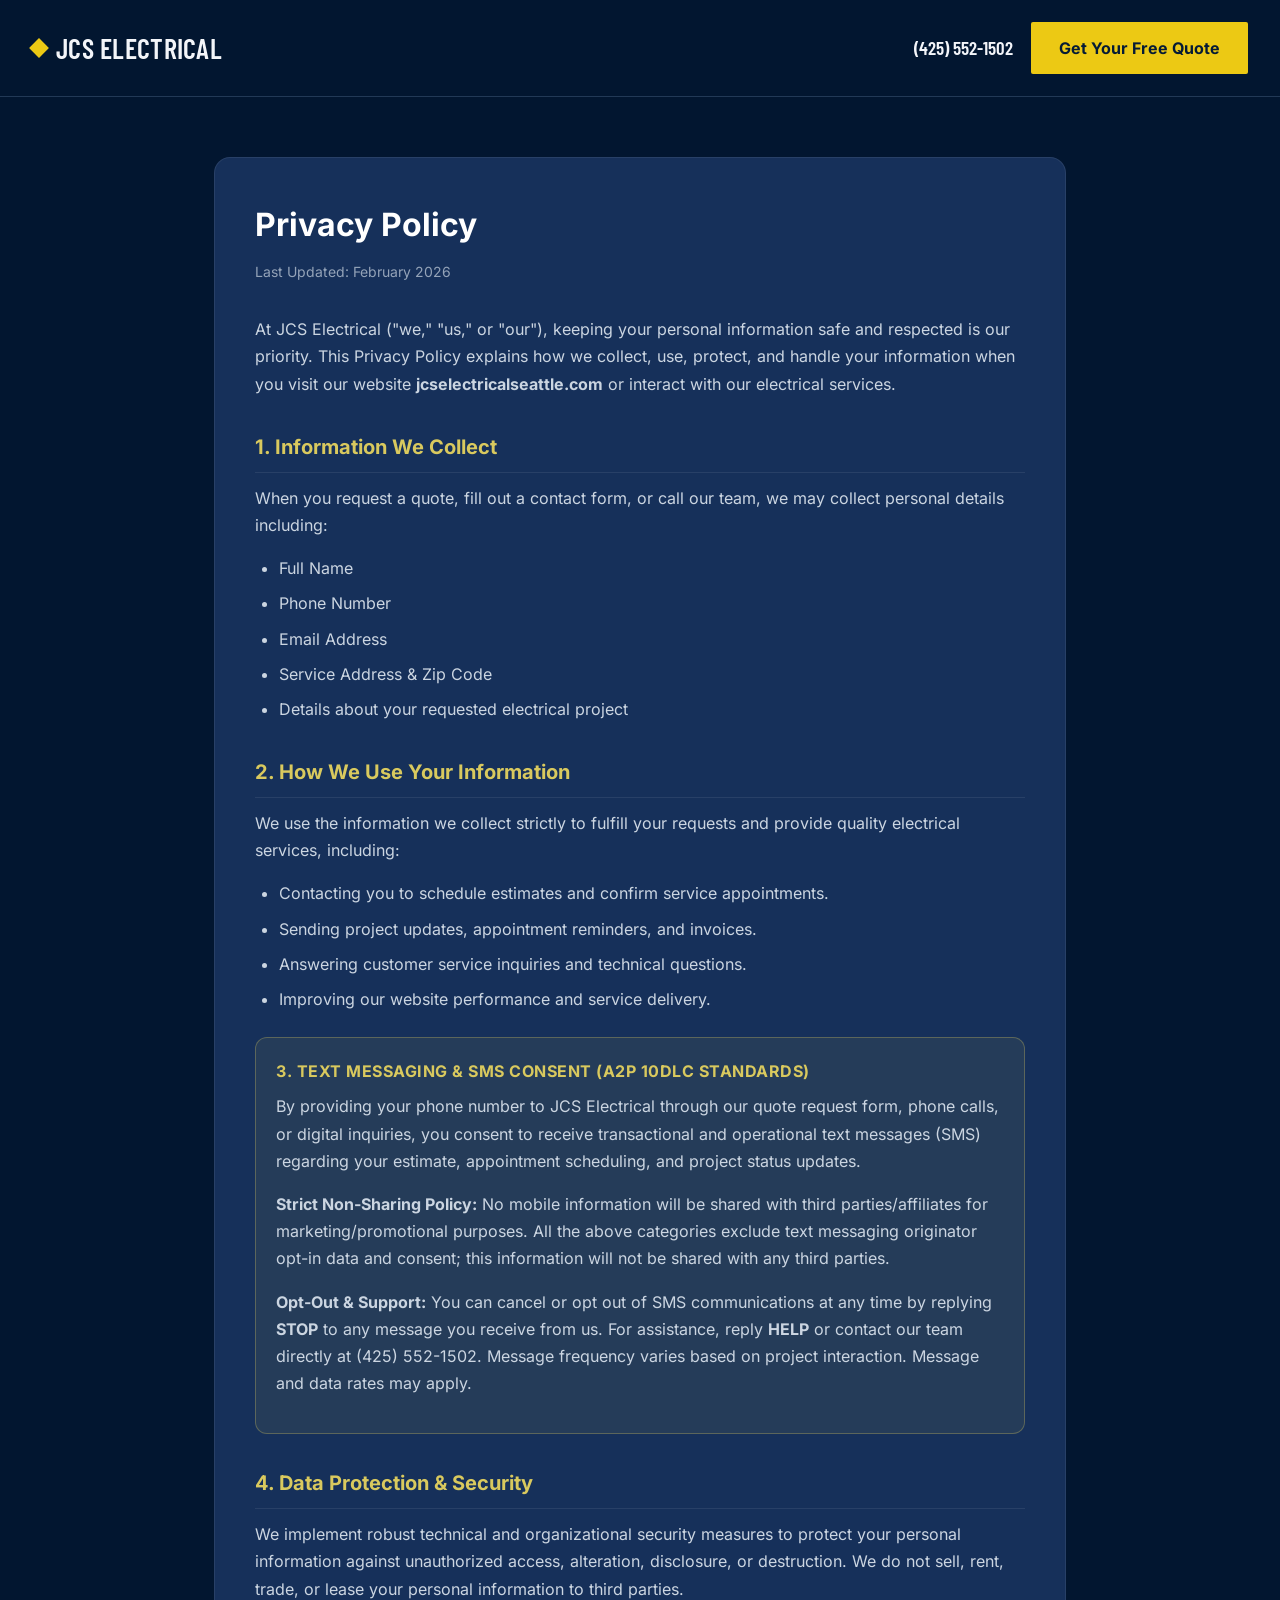
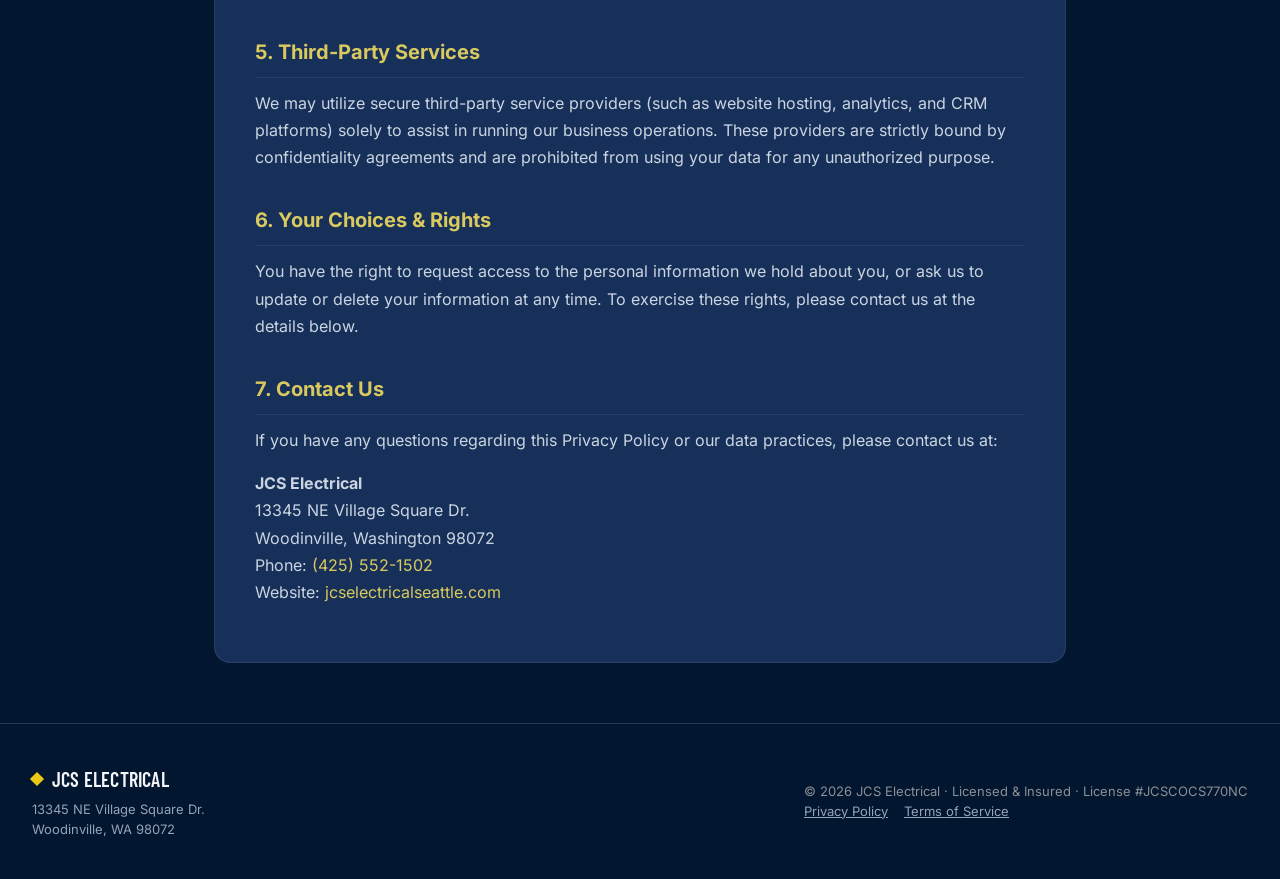
<file: privacy-policy/index.html>
<!DOCTYPE html>
<html lang="en">
<head>
  <!-- Google Tag Manager -->
  <script>(function(w,d,s,l,i){w[l]=w[l]||[];w[l].push({'gtm.start':
  new Date().getTime(),event:'gtm.js'});var f=d.getElementsByTagName(s)[0],
  j=d.createElement(s),dl=l!='dataLayer'?'&l='+l:'';j.async=true;j.src=
  'https://www.googletagmanager.com/gtm.js?id='+i+dl;f.parentNode.insertBefore(j,f);
  })(window,document,'script','dataLayer','GTM-WF25S3V5');</script>
  <!-- End Google Tag Manager -->

  <meta charset="utf-8">
  <meta name="viewport" content="width=device-width, initial-scale=1.0">
  <title>Privacy Policy | JCS Electrical</title>
  <meta name="description" content="JCS Electrical Privacy Policy. Learn how we collect, protect, and handle your information in accordance with A2P 10DLC compliance standards.">
  <link rel="icon" type="image/svg+xml" href="data:image/svg+xml,<svg xmlns='http://www.w3.org/2000/svg' viewBox='0 0 100 100'><rect width='100' height='100' fill='%230f2445'/><polygon points='52.5,22.5 32.5,57.5 47.5,57.5 42.5,77.5 67.5,45 50,45 55,22.5' fill='%23d9c95e'/></svg>">
  <link rel="stylesheet" href="../css/styles.css?v=3">
  <style>
    .legal-page-container {
      max-width: 900px;
      margin: 0 auto;
      padding: 60px 24px;
      line-height: 1.7;
    }
    .legal-card {
      background: var(--surface, #16305a);
      border: 1px solid rgba(255, 255, 255, 0.08);
      border-radius: 16px;
      padding: 40px;
      color: #e2e8f0;
    }
    .legal-card h1 {
      font-size: 32px;
      color: #ffffff;
      margin-bottom: 8px;
    }
    .legal-card .effective-date {
      color: #94a3b8;
      font-size: 14px;
      margin-bottom: 32px;
      display: block;
    }
    .legal-card h2 {
      font-size: 20px;
      color: #d9c95e;
      margin-top: 32px;
      margin-bottom: 12px;
      border-bottom: 1px solid rgba(255, 255, 255, 0.08);
      padding-bottom: 8px;
    }
    .legal-card p, .legal-card ul {
      margin-bottom: 16px;
      color: #cbd5e1;
    }
    .legal-card ul {
      padding-left: 24px;
    }
    .legal-card li {
      margin-bottom: 8px;
    }
    .a2p-box {
      background: rgba(217, 201, 94, 0.08);
      border: 1px solid rgba(217, 201, 94, 0.3);
      border-radius: 12px;
      padding: 20px;
      margin: 24px 0;
    }
    .a2p-box h3 {
      color: #d9c95e;
      margin-top: 0;
      margin-bottom: 8px;
      font-size: 16px;
      text-transform: uppercase;
      letter-spacing: 0.5px;
    }
  </style>
</head>
<body>
  <!-- Google Tag Manager (noscript) -->
  <noscript><iframe src="https://www.googletagmanager.com/ns.html?id=GTM-WF25S3V5"
  height="0" width="0" style="display:none;visibility:hidden"></iframe></noscript>
  <!-- End Google Tag Manager (noscript) -->

  <!-- SITE HEADER & NAVIGATION -->
  <header class="site-header">
    <div class="container header-container">
      <a href="../" class="logo">
        <span class="logo-icon"></span>
        JCS ELECTRICAL
      </a>
      <div class="header-actions">
        <a href="tel:+14255521502" class="phone-link">(425) 552-1502</a>
        <a href="../#contact" class="btn-primary">Get Your Free Quote</a>
      </div>
    </div>
  </header>

  <main class="legal-page-container">
    <div class="legal-card">
      <h1>Privacy Policy</h1>
      <span class="effective-date">Last Updated: February 2026</span>

      <p>At JCS Electrical ("we," "us," or "our"), keeping your personal information safe and respected is our priority. This Privacy Policy explains how we collect, use, protect, and handle your information when you visit our website <strong>jcselectricalseattle.com</strong> or interact with our electrical services.</p>

      <h2>1. Information We Collect</h2>
      <p>When you request a quote, fill out a contact form, or call our team, we may collect personal details including:</p>
      <ul>
        <li>Full Name</li>
        <li>Phone Number</li>
        <li>Email Address</li>
        <li>Service Address &amp; Zip Code</li>
        <li>Details about your requested electrical project</li>
      </ul>

      <h2>2. How We Use Your Information</h2>
      <p>We use the information we collect strictly to fulfill your requests and provide quality electrical services, including:</p>
      <ul>
        <li>Contacting you to schedule estimates and confirm service appointments.</li>
        <li>Sending project updates, appointment reminders, and invoices.</li>
        <li>Answering customer service inquiries and technical questions.</li>
        <li>Improving our website performance and service delivery.</li>
      </ul>

      <div class="a2p-box">
        <h3>3. Text Messaging &amp; SMS Consent (A2P 10DLC Standards)</h3>
        <p>By providing your phone number to JCS Electrical through our quote request form, phone calls, or digital inquiries, you consent to receive transactional and operational text messages (SMS) regarding your estimate, appointment scheduling, and project status updates.</p>
        <p><strong>Strict Non-Sharing Policy:</strong> No mobile information will be shared with third parties/affiliates for marketing/promotional purposes. All the above categories exclude text messaging originator opt-in data and consent; this information will not be shared with any third parties.</p>
        <p><strong>Opt-Out &amp; Support:</strong> You can cancel or opt out of SMS communications at any time by replying <strong>STOP</strong> to any message you receive from us. For assistance, reply <strong>HELP</strong> or contact our team directly at (425) 552-1502. Message frequency varies based on project interaction. Message and data rates may apply.</p>
      </div>

      <h2>4. Data Protection &amp; Security</h2>
      <p>We implement robust technical and organizational security measures to protect your personal information against unauthorized access, alteration, disclosure, or destruction. We do not sell, rent, trade, or lease your personal information to third parties.</p>

      <h2>5. Third-Party Services</h2>
      <p>We may utilize secure third-party service providers (such as website hosting, analytics, and CRM platforms) solely to assist in running our business operations. These providers are strictly bound by confidentiality agreements and are prohibited from using your data for any unauthorized purpose.</p>

      <h2>6. Your Choices &amp; Rights</h2>
      <p>You have the right to request access to the personal information we hold about you, or ask us to update or delete your information at any time. To exercise these rights, please contact us at the details below.</p>

      <h2>7. Contact Us</h2>
      <p>If you have any questions regarding this Privacy Policy or our data practices, please contact us at:</p>
      <p>
        <strong>JCS Electrical</strong><br>
        13345 NE Village Square Dr.<br>
        Woodinville, Washington 98072<br>
        Phone: <a href="tel:+14255521502" style="color:#d9c95e;">(425) 552-1502</a><br>
        Website: <a href="https://jcselectricalseattle.com" style="color:#d9c95e;">jcselectricalseattle.com</a>
      </p>
    </div>
  </main>

  <footer class="site-footer">
    <div class="container footer-container">
      <div class="footer-brand">
        <div class="logo" style="font-size: 20px;">
          <span class="logo-icon" style="width: 10px; height: 10px;"></span>
          JCS ELECTRICAL
        </div>
        <div style="font-size: 13px; color: #94a3b8; margin-top: 6px; line-height: 1.5;">
          13345 NE Village Square Dr.<br>
          Woodinville, WA 98072
        </div>
      </div>
      <div class="footer-copy">
        © 2026 JCS Electrical · Licensed &amp; Insured · License #JCSCOCS770NC<br>
        <a href="../privacy-policy/" style="color:#94a3b8; margin-right: 12px; text-decoration: underline;">Privacy Policy</a>
        <a href="../terms-of-service/" style="color:#94a3b8; text-decoration: underline;">Terms of Service</a>
      </div>
    </div>
  </footer>

  <!-- GoHighLevel LeadConnector Chat Widget -->
  <script src="https://widgets.leadconnectorhq.com/loader.js" data-resources-url="https://widgets.leadconnectorhq.com/chat-widget/loader.js" data-widget-id="6a6931dc89b8c5f4e83882a5" data-source="WEB_USER"></script>
</body>
</html>
</file>
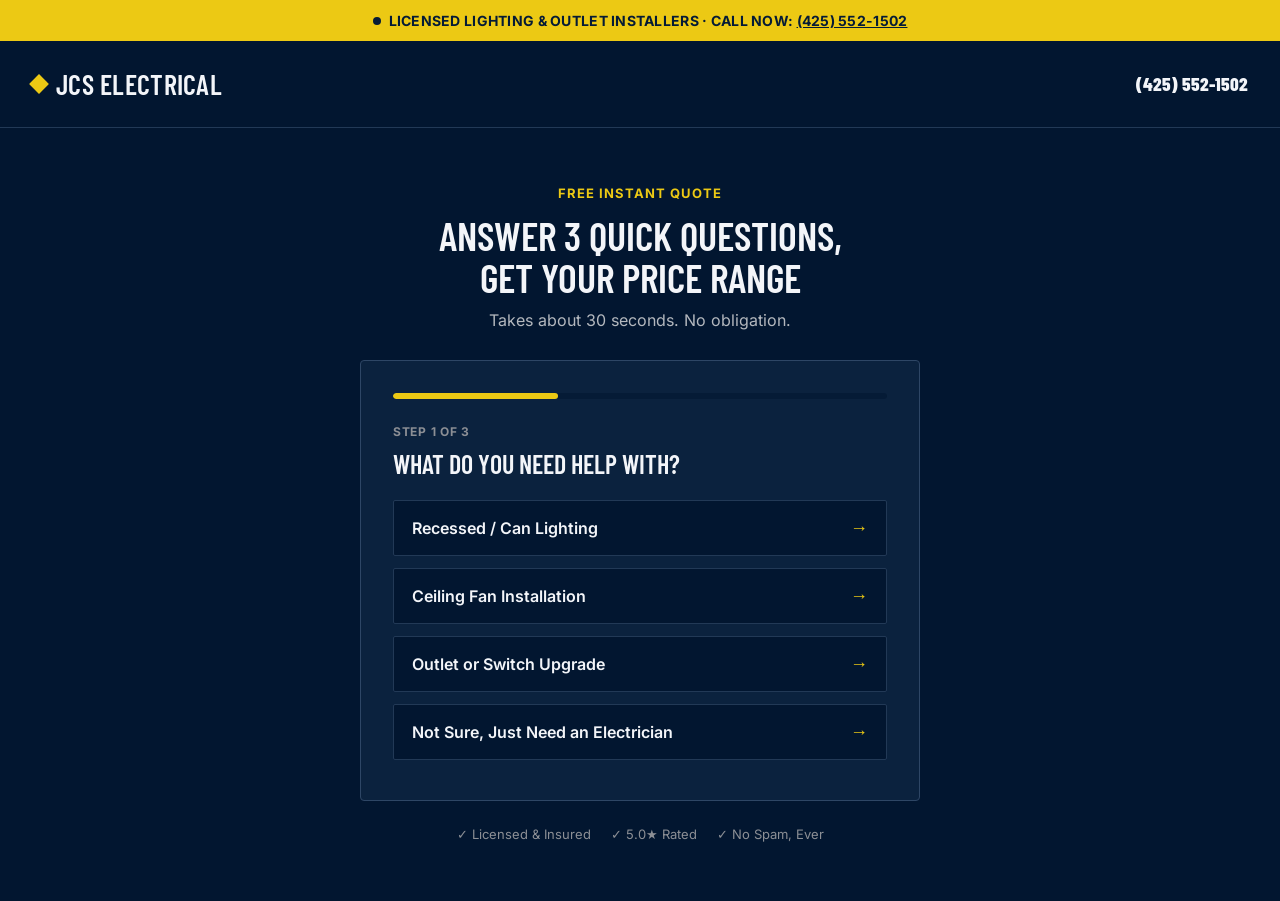
<file: quiz-test/index.html>
<!DOCTYPE html>
<html lang="en">
<head>
  <meta charset="UTF-8">
  <meta name="viewport" content="width=device-width, initial-scale=1.0">
  <meta name="robots" content="noindex, nofollow">
  <title>Free Electrical Quote Quiz | JCS Electrical</title>
  <meta name="description" content="Answer a few quick questions and get a fast, upfront quote from JCS Electrical.">

  <!-- Google Tag Manager -->
  <script>(function(w,d,s,l,i){w[l]=w[l]||[];w[l].push({'gtm.start':
  new Date().getTime(),event:'gtm.js'});var f=d.getElementsByTagName(s)[0],
  j=d.createElement(s),dl=l!='dataLayer'?'l='+l:'';j.async=true;j.src=
  'https://www.googletagmanager.com/gtm.js?id='+i+dl;f.parentNode.insertBefore(j,f);
  })(window,document,'script','dataLayer','GTM-WF25S3V5');</script>
  <!-- End Google Tag Manager -->

  <link rel="preconnect" href="https://fonts.googleapis.com">
  <link rel="preconnect" href="https://fonts.gstatic.com" crossorigin>
  <link href="https://fonts.googleapis.com/css2?family=Barlow+Condensed:wght@700;800;900&family=Inter:wght@400;500;600;700&display=swap" rel="stylesheet">
  <link rel="stylesheet" href="../css/styles.css?v=3">
  <link rel="icon" type="image/x-icon" href="../favicon.ico">

  <style>
    .quiz-page {
      min-height: calc(100vh - 140px);
      display: flex;
      align-items: center;
      justify-content: center;
      padding: 56px 20px;
    }

    .quiz-wrap {
      width: 100%;
      max-width: 560px;
    }

    .quiz-intro {
      text-align: center;
      margin-bottom: 28px;
    }

    .quiz-eyebrow {
      font-family: var(--font-body);
      font-weight: 700;
      font-size: 13px;
      letter-spacing: 0.08em;
      text-transform: uppercase;
      color: var(--accent-gold);
      margin-bottom: 10px;
    }

    .quiz-heading {
      font-family: var(--font-heading);
      font-weight: 700;
      font-size: clamp(28px, 4vw, 40px);
      line-height: 1.05;
      text-transform: uppercase;
      margin-bottom: 10px;
      text-wrap: balance;
    }

    .quiz-subhead {
      font-size: 16px;
      color: var(--text-muted);
    }

    .quiz-card {
      background: var(--bg-card);
      border: 1px solid var(--border-color-light);
      border-radius: var(--radius-md);
      padding: 32px;
      position: relative;
      overflow: hidden;
    }

    .quiz-progress-track {
      height: 6px;
      background: var(--bg-subtle);
      border-radius: 4px;
      overflow: hidden;
      margin-bottom: 24px;
    }

    .quiz-progress-fill {
      height: 100%;
      background: var(--accent-gold);
      border-radius: 4px;
      transition: width 0.35s ease;
      width: 33.3%;
    }

    .quiz-step-label {
      font-family: var(--font-body);
      font-weight: 700;
      font-size: 12px;
      letter-spacing: 0.06em;
      text-transform: uppercase;
      color: var(--text-dim);
      margin-bottom: 8px;
    }

    .quiz-question {
      font-family: var(--font-heading);
      font-weight: 700;
      font-size: 26px;
      line-height: 1.15;
      text-transform: uppercase;
      margin-bottom: 22px;
      color: var(--text-main);
    }

    .quiz-options {
      display: flex;
      flex-direction: column;
      gap: 12px;
      margin-bottom: 8px;
    }

    .quiz-option {
      display: flex;
      align-items: center;
      justify-content: space-between;
      gap: 12px;
      width: 100%;
      text-align: left;
      background: var(--bg-main);
      border: 1px solid var(--border-color);
      color: var(--text-main);
      font-family: var(--font-body);
      font-size: 16px;
      font-weight: 600;
      padding: 16px 18px;
      border-radius: var(--radius-sm);
      cursor: pointer;
      transition: border-color var(--transition-fast), background var(--transition-fast), transform var(--transition-fast);
    }

    .quiz-option:hover {
      border-color: var(--accent-gold);
      background: var(--bg-card-hover);
      transform: translateX(2px);
    }

    .quiz-option-arrow {
      color: var(--accent-gold);
      font-size: 18px;
      flex-shrink: 0;
    }

    .quiz-back {
      display: inline-flex;
      align-items: center;
      gap: 6px;
      background: transparent;
      border: none;
      color: var(--text-dim);
      font-family: var(--font-body);
      font-size: 14px;
      font-weight: 600;
      cursor: pointer;
      padding: 0;
      margin-top: 18px;
    }

    .quiz-back:hover {
      color: var(--accent-gold);
    }

    .quiz-contact-form {
      display: flex;
      flex-direction: column;
      gap: 14px;
    }

    .quiz-recap {
      background: var(--bg-main);
      border: 1px solid var(--border-color);
      border-radius: var(--radius-sm);
      padding: 12px 16px;
      font-size: 14px;
      color: var(--text-muted);
      margin-bottom: 20px;
    }

    .quiz-recap b {
      color: var(--accent-gold);
    }

    .quiz-error {
      display: none;
      color: oklch(72% 0.19 25);
      font-size: 13px;
      font-weight: 600;
      margin-top: -6px;
    }

    .quiz-error.is-visible {
      display: block;
    }

    .quiz-trust-row {
      display: flex;
      justify-content: center;
      gap: 20px;
      flex-wrap: wrap;
      margin-top: 24px;
      font-size: 13px;
      color: var(--text-dim);
    }

    @media (max-width: 480px) {
      .quiz-card { padding: 24px 20px; }
      .quiz-question { font-size: 22px; }
    }
  </style>
</head>
<body>
  <!-- Google Tag Manager (noscript) -->
  <noscript><iframe src="https://www.googletagmanager.com/ns.html?id=GTM-WF25S3V5"
  height="0" width="0" style="display:none;visibility:hidden"></iframe></noscript>
  <!-- End Google Tag Manager (noscript) -->

  <!-- EMERGENCY TOP BANNER -->
  <div class="emergency-banner">
    <span class="emergency-dot"></span>
    <span>LICENSED LIGHTING &amp; OUTLET INSTALLERS · CALL NOW: <a href="tel:+14255521502" style="color:inherit; text-decoration:underline;">(425) 552-1502</a></span>
  </div>

  <!-- SITE HEADER -->
  <header class="site-header">
    <div class="container header-container">
      <a href="../" class="logo">
        <span class="logo-icon"></span>
        JCS ELECTRICAL
      </a>
      <div class="header-actions">
        <a href="tel:+14255521502" class="phone-link">(425) 552-1502</a>
      </div>
    </div>
  </header>

  <!-- QUIZ -->
  <main class="quiz-page container">
    <div class="quiz-wrap">
      <div class="quiz-intro">
        <div class="quiz-eyebrow">Free Instant Quote</div>
        <h1 class="quiz-heading">Answer 3 Quick Questions, Get Your Price Range</h1>
        <p class="quiz-subhead">Takes about 30 seconds. No obligation.</p>
      </div>

      <div class="quiz-card">
        <div class="quiz-progress-track">
          <div class="quiz-progress-fill" id="quizProgressFill"></div>
        </div>
        <div id="quizStepContainer"></div>
      </div>

      <div class="quiz-trust-row">
        <span>✓ Licensed &amp; Insured</span>
        <span>✓ 5.0★ Rated</span>
        <span>✓ No Spam, Ever</span>
      </div>
    </div>
  </main>

  <script src="../js/main.js"></script>

  <script>
    (function () {
      var answers = { service: '', timeline: '', name: '', phone: '', email: '' };
      var step = 1;
      var TOTAL_STEPS = 3;

      var container = document.getElementById('quizStepContainer');
      var progressFill = document.getElementById('quizProgressFill');

      var serviceOptions = [
        'Recessed / Can Lighting',
        'Ceiling Fan Installation',
        'Outlet or Switch Upgrade',
        'Not Sure, Just Need an Electrician'
      ];

      var timelineOptions = [
        'ASAP, This Week',
        'Within the Next Month',
        'Just Getting Quotes'
      ];

      function esc(s) {
        return String(s).replace(/&/g, '&amp;').replace(/</g, '&lt;').replace(/>/g, '&gt;');
      }

      function setProgress() {
        progressFill.style.width = ((step - 1) / TOTAL_STEPS * 100 + 100 / TOTAL_STEPS) + '%';
      }

      function renderStep1() {
        step = 1;
        setProgress();
        var html = '' +
          '<div class="quiz-step-label">Step 1 of ' + TOTAL_STEPS + '</div>' +
          '<div class="quiz-question">What do you need help with?</div>' +
          '<div class="quiz-options" id="quizOptions"></div>';
        container.innerHTML = html;
        var optWrap = document.getElementById('quizOptions');
        serviceOptions.forEach(function (opt) {
          var btn = document.createElement('button');
          btn.type = 'button';
          btn.className = 'quiz-option';
          btn.innerHTML = '<span>' + esc(opt) + '</span><span class="quiz-option-arrow">→</span>';
          btn.addEventListener('click', function () {
            answers.service = opt;
            renderStep2();
          });
          optWrap.appendChild(btn);
        });
      }

      function renderStep2() {
        step = 2;
        setProgress();
        var html = '' +
          '<div class="quiz-step-label">Step 2 of ' + TOTAL_STEPS + '</div>' +
          '<div class="quiz-question">How soon do you need this done?</div>' +
          '<div class="quiz-options" id="quizOptions"></div>' +
          '<button type="button" class="quiz-back" id="quizBack1">← Back</button>';
        container.innerHTML = html;
        var optWrap = document.getElementById('quizOptions');
        timelineOptions.forEach(function (opt) {
          var btn = document.createElement('button');
          btn.type = 'button';
          btn.className = 'quiz-option';
          btn.innerHTML = '<span>' + esc(opt) + '</span><span class="quiz-option-arrow">→</span>';
          btn.addEventListener('click', function () {
            answers.timeline = opt;
            renderStep3();
          });
          optWrap.appendChild(btn);
        });
        document.getElementById('quizBack1').addEventListener('click', renderStep1);
      }

      function renderStep3() {
        step = 3;
        setProgress();
        var html = '' +
          '<div class="quiz-step-label">Step 3 of ' + TOTAL_STEPS + '</div>' +
          '<div class="quiz-question">Where should we send your quote?</div>' +
          '<div class="quiz-recap"><b>' + esc(answers.service) + '</b> · ' + esc(answers.timeline) + '</div>' +
          '<form class="quiz-contact-form" id="quizContactForm">' +
            '<input type="text" placeholder="Full Name" class="form-control" id="quizName">' +
            '<input type="tel" placeholder="Phone Number" class="form-control" id="quizPhone">' +
            '<input type="email" placeholder="Email Address (optional)" class="form-control" id="quizEmail">' +
            '<div class="quiz-error" id="quizError">Please enter your name and phone number.</div>' +
            '<button type="submit" class="btn-primary" style="width: 100%; margin-top: 4px;">Get My Free Quote</button>' +
          '</form>' +
          '<button type="button" class="quiz-back" id="quizBack2">← Back</button>';
        container.innerHTML = html;

        document.getElementById('quizBack2').addEventListener('click', renderStep2);
        document.getElementById('quizContactForm').addEventListener('submit', function (e) {
          e.preventDefault();
          var name = document.getElementById('quizName').value.trim();
          var phone = document.getElementById('quizPhone').value.trim();
          var email = document.getElementById('quizEmail').value.trim();
          var errorEl = document.getElementById('quizError');

          if (!name || !phone) {
            errorEl.classList.add('is-visible');
            return;
          }
          errorEl.classList.remove('is-visible');

          answers.name = name;
          answers.phone = phone;
          answers.email = email;

          submitQuiz();
        });
      }

      function submitQuiz() {
        var parts = answers.name.split(' ');
        var firstName = parts[0] || '';
        var lastName = parts.slice(1).join(' ') || '';
        var notes = 'Quiz answers. Service: ' + answers.service + ' | Timeline: ' + answers.timeline;

        var webhookPayload = {
          locationId: 'iDdhTAYwVIzsWgprAeiV',
          firstName: firstName,
          lastName: lastName,
          name: answers.name,
          email: answers.email,
          phone: answers.phone,
          service: answers.service,
          timeline: answers.timeline,
          notes: notes,
          source: 'Website Quiz Lead Form (Test Page)',
          tags: ['Google-Ads-Lead', 'Website-Quiz-Lead'],
          customFields: [
            { id: '9zKDPiXPh3tePknC1S16', key: 'contact.service_needed', value: answers.service },
            { id: 'VneiQBZ00NJvcxZLx9Ei', key: 'contact.job_notes', value: notes }
          ]
        };

        var webhookUrl = 'https://services.leadconnectorhq.com/hooks/iDdhTAYwVIzsWgprAeiV/webhook-trigger/7BCqprofFmGXEaJCMxmW';

        var webhookPromise = fetch(webhookUrl, {
          method: 'POST',
          headers: { 'Content-Type': 'application/json' },
          body: JSON.stringify(webhookPayload)
        }).catch(function (err) {
          console.warn('Webhook post note:', err);
        });

        Promise.all([webhookPromise]).finally(function () {
          window.location.href = '../thank-you/';
        });
      }

      renderStep1();
    })();
  </script>
</body>
</html>
</file>
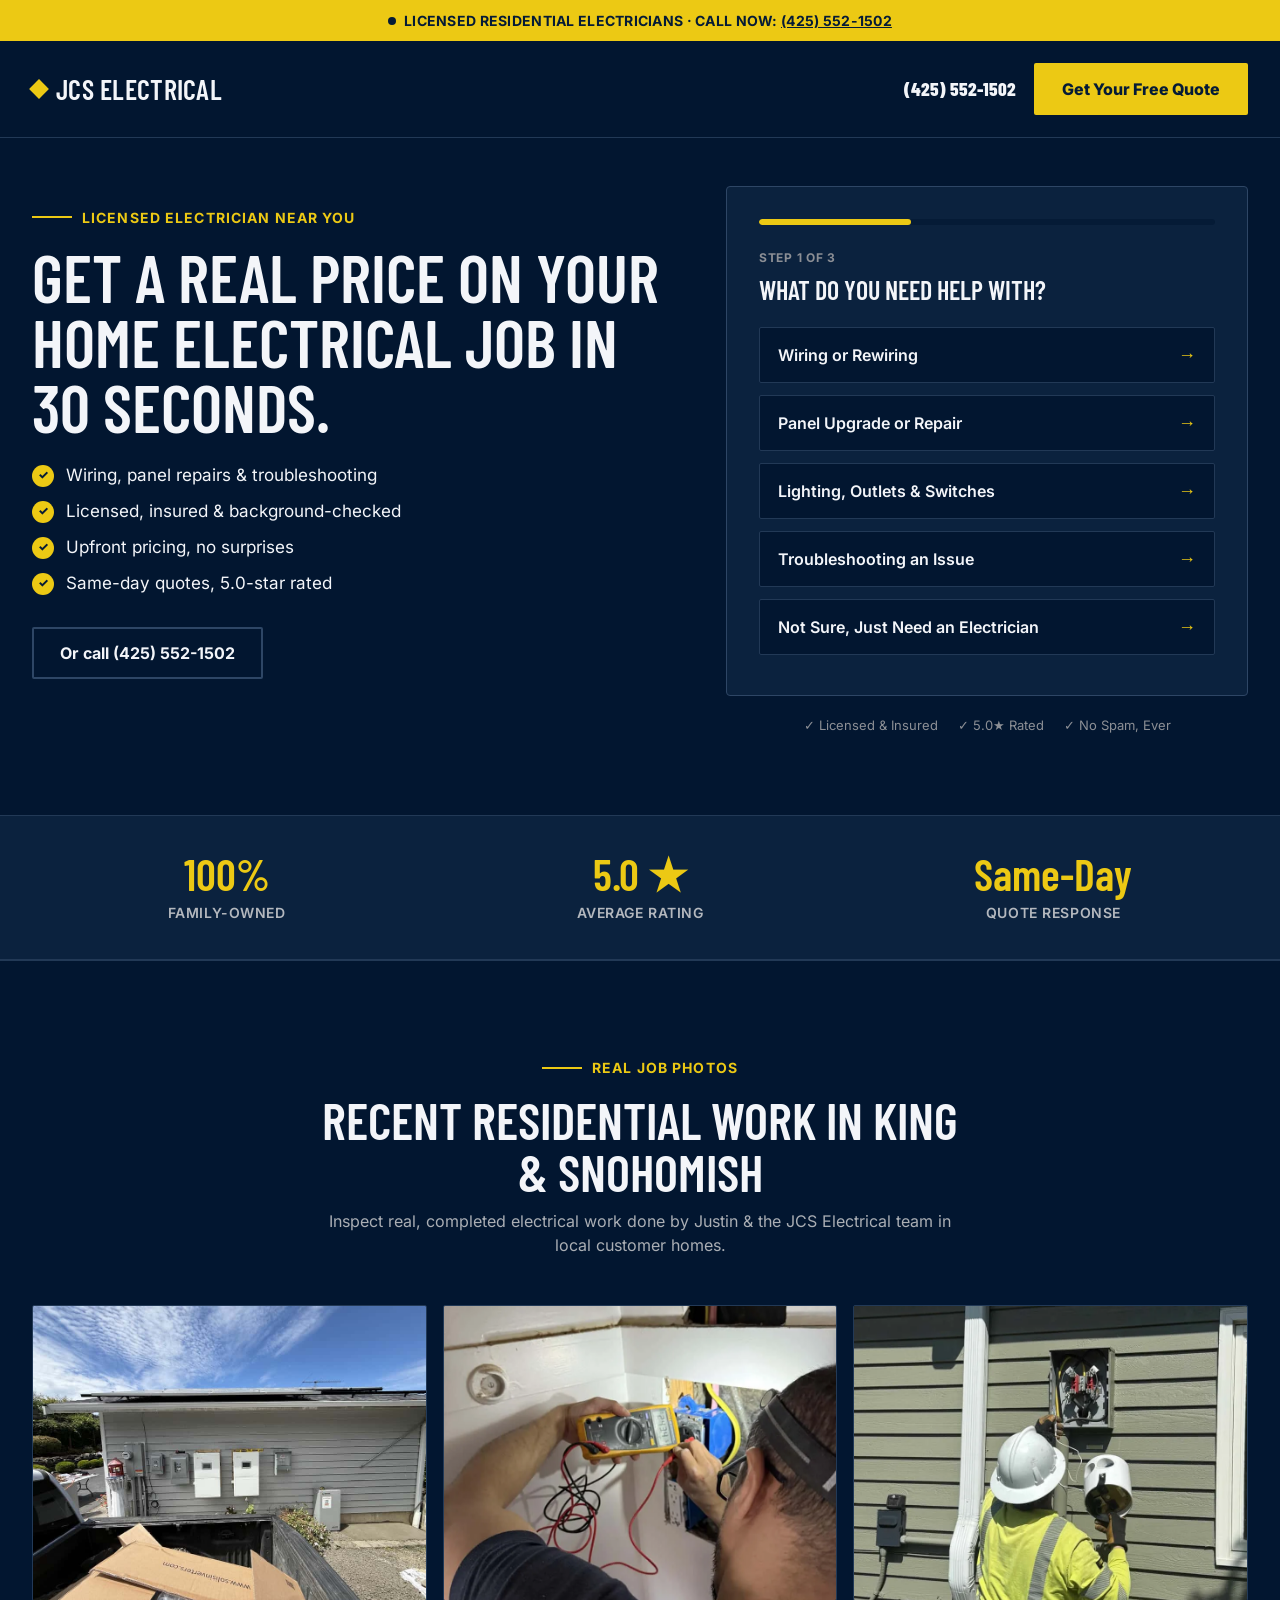
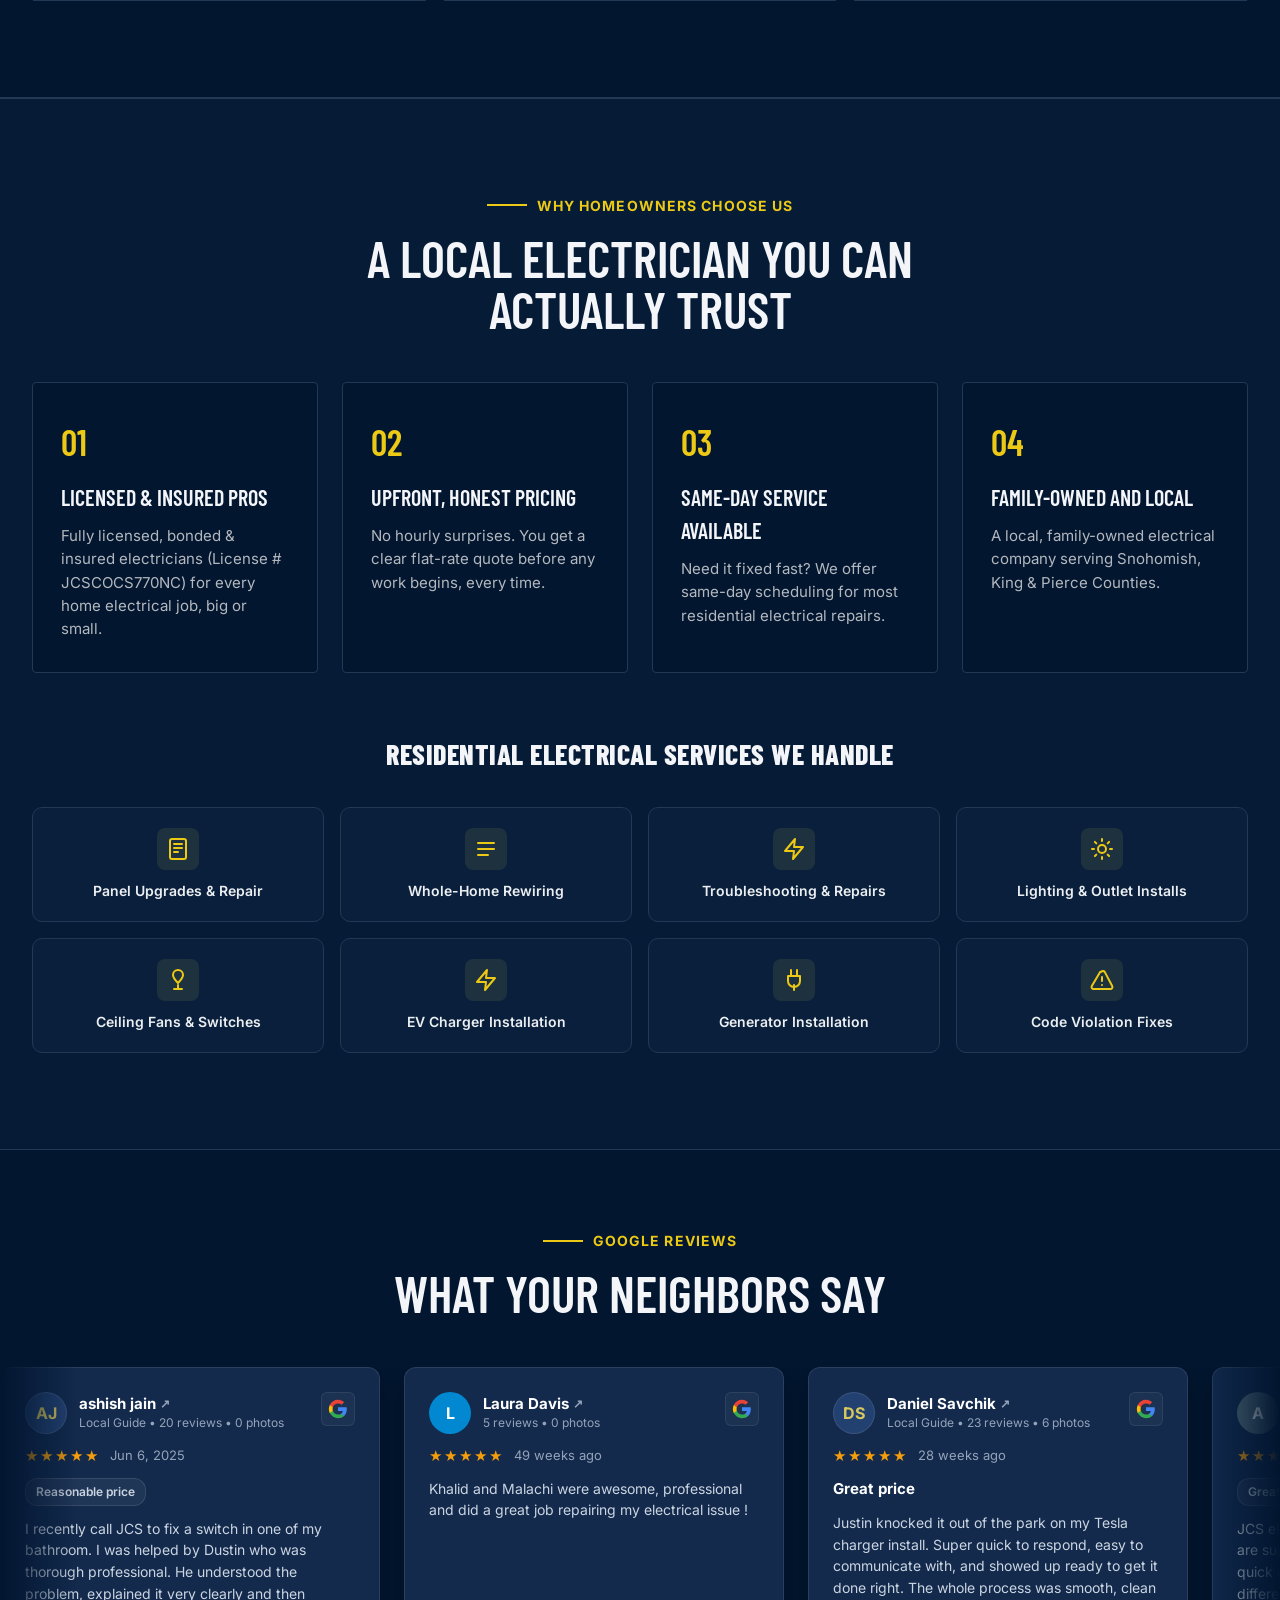
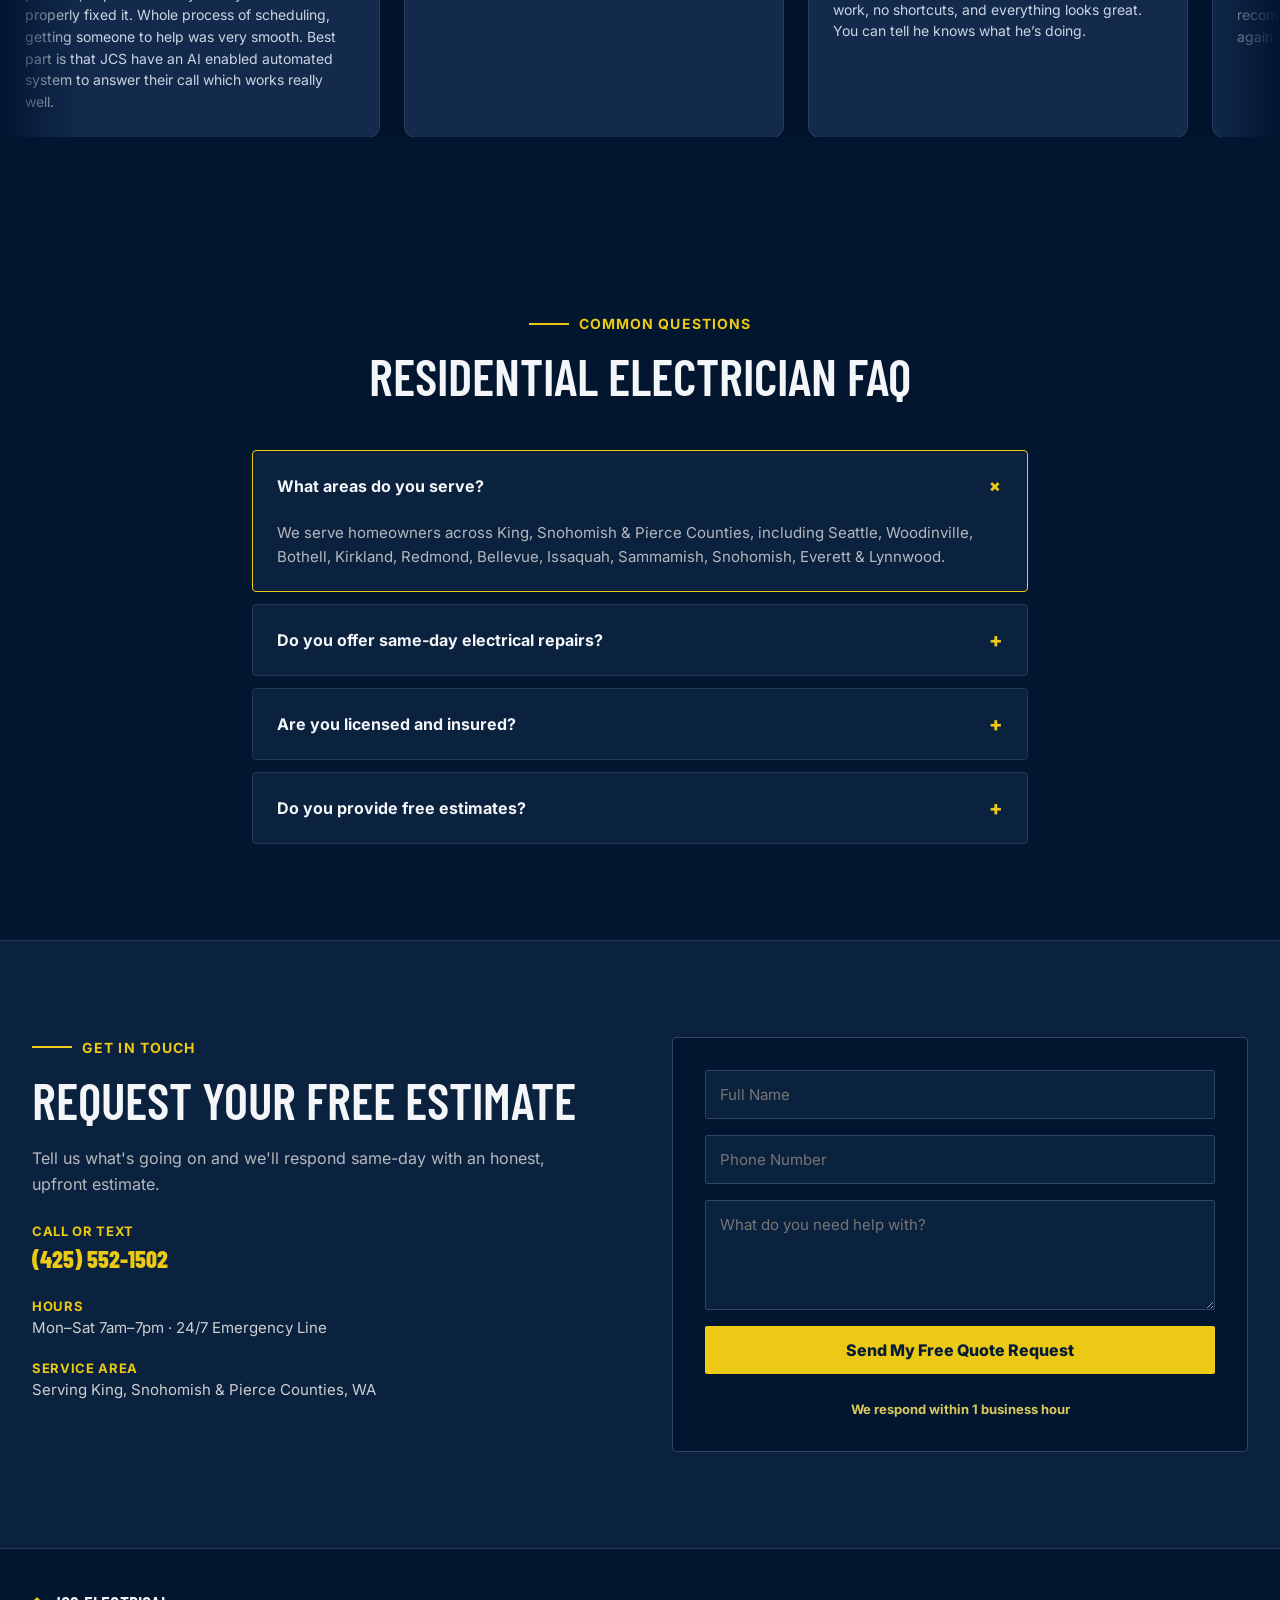
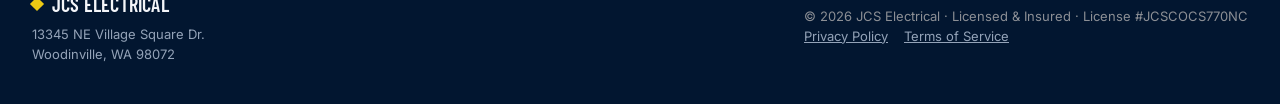
<file: residential-electrician/index.html>
<!DOCTYPE html>
<html lang="en">
<head>
  <meta charset="UTF-8">
  <meta name="viewport" content="width=device-width, initial-scale=1.0">
  <title>Residential Electrician Seattle & Snohomish | Licensed Home Electrical Repairs | JCS Electrical</title>
  <meta name="description" content="Licensed &amp; insured residential electricians serving King &amp; Snohomish Counties. Wiring, panel repairs, troubleshooting &amp; more. Upfront pricing, same-day scheduling. Call (425) 552-1502.">

  <!-- Open Graph / Meta -->
  <meta property="og:title" content="Residential Electrician | JCS Electrical">
  <meta property="og:description" content="Trusted, licensed home electricians for wiring, panel repairs, troubleshooting &amp; more. Family-owned, 5.0-star rated, serving King &amp; Snohomish Counties.">
  <meta property="og:image" content="https://jcselectricalseattle.com/assets/gallery/gallery-1.jpg">
  <meta property="og:url" content="https://jcselectricalseattle.com/residential-electrician/">

  <link rel="canonical" href="https://jcselectricalseattle.com/residential-electrician/">
  <!-- Google Tag Manager -->
  <script>(function(w,d,s,l,i){w[l]=w[l]||[];w[l].push({'gtm.start':
  new Date().getTime(),event:'gtm.js'});var f=d.getElementsByTagName(s)[0],
  j=d.createElement(s),dl=l!='dataLayer'?'l='+l:'';j.async=true;j.src=
  'https://www.googletagmanager.com/gtm.js?id='+i+dl;f.parentNode.insertBefore(j,f);
  })(window,document,'script','dataLayer','GTM-WF25S3V5');</script>
  <!-- End Google Tag Manager -->

  <!-- Google Fonts & Stylesheets -->
  <link rel="preconnect" href="https://fonts.googleapis.com">
  <link rel="preconnect" href="https://fonts.gstatic.com" crossorigin>
  <link href="https://fonts.googleapis.com/css2?family=Barlow+Condensed:wght@700;800;900&family=Inter:wght@400;500;600;700&display=swap" rel="stylesheet">
  <link rel="stylesheet" href="../css/styles.css?v=3">
  <link rel="icon" type="image/x-icon" href="../favicon.ico">

  <style>
    /* Critical Reviews Slider Layout & Full Component Fallbacks */
    .reviews-section {
      padding-top: 80px;
      padding-bottom: 80px;
      overflow: hidden;
      position: relative;
    }
    .reviews-slider-wrapper {
      width: 100%;
      overflow: hidden;
      position: relative;
      margin-top: 40px;
      mask-image: linear-gradient(to right, transparent 0%, black 6%, black 94%, transparent 100%);
      -webkit-mask-image: linear-gradient(to right, transparent 0%, black 6%, black 94%, transparent 100%);
    }
    .reviews-slider-track {
      display: flex !important;
      flex-direction: row !important;
      flex-wrap: nowrap !important;
      gap: 24px !important;
      width: max-content !important;
      min-width: max-content !important;
      animation: infiniteScroll 55s linear infinite !important;
      animation-play-state: running !important;
      will-change: transform;
    }
    .reviews-slider-track:hover,
    .reviews-slider-track *:hover {
      animation-play-state: running !important;
    }
    @keyframes infiniteScroll {
      0% { transform: translateX(0); }
      100% { transform: translateX(-50%); }
    }
    .google-review-card {
      width: 380px !important;
      min-width: 380px !important;
      max-width: 380px !important;
      flex-shrink: 0 !important;
      background: #132a4d !important;
      border: 1px solid rgba(255, 255, 255, 0.1) !important;
      border-radius: 12px !important;
      padding: 24px !important;
      display: flex !important;
      flex-direction: column !important;
      gap: 12px !important;
      box-shadow: 0 8px 24px rgba(0, 0, 0, 0.3) !important;
      text-align: left !important;
      box-sizing: border-box !important;
    }
    .gr-header {
      display: flex !important;
      align-items: flex-start !important;
      justify-content: space-between !important;
      gap: 12px !important;
      width: 100% !important;
    }
    .gr-author-info {
      display: flex !important;
      align-items: center !important;
      gap: 12px !important;
    }
    .gr-avatar {
      width: 42px !important;
      height: 42px !important;
      border-radius: 50% !important;
      display: flex !important;
      align-items: center !important;
      justify-content: center !important;
      font-weight: 700 !important;
      font-size: 16px !important;
      color: #ffffff !important;
      flex-shrink: 0 !important;
    }
    .gr-avatar-dark { background: #234170 !important; color: #d9c95e !important; border: 1px solid rgba(255, 255, 255, 0.1) !important; }
    .gr-avatar-slate { background: #546e7a !important; color: #ffffff !important; }
    .gr-avatar-blue { background: #0288d1 !important; color: #ffffff !important; }
    .gr-avatar-indigo { background: #3949ab !important; color: #ffffff !important; }
    .gr-avatar-purple { background: #7b1fa2 !important; color: #ffffff !important; }
    .gr-avatar-magenta { background: #c2185b !important; color: #ffffff !important; }
    .gr-avatar-teal { background: #00796b !important; color: #ffffff !important; }

    .gr-author-name {
      font-weight: 700 !important;
      font-size: 15px !important;
      color: #ffffff !important;
      display: flex !important;
      align-items: center !important;
      gap: 4px !important;
      margin: 0 !important;
      line-height: 1.2 !important;
    }
    .gr-ext-icon {
      font-size: 12px !important;
      color: #94a3b8 !important;
      display: inline-block !important;
    }
    .gr-author-subtext {
      font-size: 12px !important;
      color: #94a3b8 !important;
      margin-top: 2px !important;
      line-height: 1.3 !important;
    }
    .gr-google-logo {
      display: flex !important;
      align-items: center !important;
      justify-content: center !important;
      padding: 6px !important;
      background: rgba(255, 255, 255, 0.04) !important;
      border: 1px solid rgba(255, 255, 255, 0.08) !important;
      border-radius: 6px !important;
      flex-shrink: 0 !important;
    }
    .gr-rating-row {
      display: flex !important;
      align-items: center !important;
      gap: 10px !important;
    }
    .gr-stars {
      color: #f59e0b !important;
      font-size: 15px !important;
      letter-spacing: 2px !important;
      line-height: 1 !important;
    }
    .gr-time {
      font-size: 13px !important;
      color: #94a3b8 !important;
    }
    .gr-review-title {
      font-weight: 700 !important;
      font-size: 15px !important;
      color: #ffffff !important;
      margin: 0 !important;
    }
    .gr-tag-pill {
      display: inline-block !important;
      font-size: 12px !important;
      font-weight: 600 !important;
      color: #cbd5e1 !important;
      background: rgba(255, 255, 255, 0.06) !important;
      border: 1px solid rgba(255, 255, 255, 0.1) !important;
      border-radius: 12px !important;
      padding: 4px 10px !important;
      align-self: flex-start !important;
    }
    .gr-review-text {
      font-size: 14px !important;
      line-height: 1.55 !important;
      color: #cbd5e1 !important;
      margin: 0 !important;
    }

    /* Hero Quiz-Style Lead Form (replaces hero image) */
    .hero-quiz-wrapper {
      display: flex;
      flex-direction: column;
    }

    .quiz-card {
      background: var(--bg-card);
      border: 1px solid var(--border-color-light);
      border-radius: var(--radius-md);
      padding: 32px;
      position: relative;
      overflow: hidden;
    }

    .quiz-progress-track {
      height: 6px;
      background: var(--bg-subtle);
      border-radius: 4px;
      overflow: hidden;
      margin-bottom: 24px;
    }

    .quiz-progress-fill {
      height: 100%;
      background: var(--accent-gold);
      border-radius: 4px;
      transition: width 0.35s ease;
      width: 33.3%;
    }

    .quiz-step-label {
      font-family: var(--font-body);
      font-weight: 700;
      font-size: 12px;
      letter-spacing: 0.06em;
      text-transform: uppercase;
      color: var(--text-dim);
      margin-bottom: 8px;
    }

    .quiz-question {
      font-family: var(--font-heading);
      font-weight: 700;
      font-size: 26px;
      line-height: 1.15;
      text-transform: uppercase;
      margin-bottom: 22px;
      color: var(--text-main);
    }

    .quiz-options {
      display: flex;
      flex-direction: column;
      gap: 12px;
      margin-bottom: 8px;
    }

    .quiz-option {
      display: flex;
      align-items: center;
      justify-content: space-between;
      gap: 12px;
      width: 100%;
      text-align: left;
      background: var(--bg-main);
      border: 1px solid var(--border-color);
      color: var(--text-main);
      font-family: var(--font-body);
      font-size: 16px;
      font-weight: 600;
      padding: 16px 18px;
      border-radius: var(--radius-sm);
      cursor: pointer;
      transition: border-color var(--transition-fast), background var(--transition-fast), transform var(--transition-fast);
    }

    .quiz-option:hover {
      border-color: var(--accent-gold);
      background: var(--bg-card-hover);
      transform: translateX(2px);
    }

    .quiz-option-arrow {
      color: var(--accent-gold);
      font-size: 18px;
      flex-shrink: 0;
    }

    .quiz-back {
      display: inline-flex;
      align-items: center;
      gap: 6px;
      background: transparent;
      border: none;
      color: var(--text-dim);
      font-family: var(--font-body);
      font-size: 14px;
      font-weight: 600;
      cursor: pointer;
      padding: 0;
      margin-top: 18px;
    }

    .quiz-back:hover {
      color: var(--accent-gold);
    }

    .quiz-contact-form {
      display: flex;
      flex-direction: column;
      gap: 14px;
    }

    .quiz-recap {
      background: var(--bg-main);
      border: 1px solid var(--border-color);
      border-radius: var(--radius-sm);
      padding: 12px 16px;
      font-size: 14px;
      color: var(--text-muted);
      margin-bottom: 20px;
    }

    .quiz-recap b {
      color: var(--accent-gold);
    }

    .quiz-error {
      display: none;
      color: oklch(72% 0.19 25);
      font-size: 13px;
      font-weight: 600;
      margin-top: -6px;
    }

    .quiz-error.is-visible {
      display: block;
    }

    .quiz-trust-row {
      display: flex;
      justify-content: center;
      gap: 20px;
      flex-wrap: wrap;
      margin-top: 20px;
      font-size: 13px;
      color: var(--text-dim);
    }

    @media (max-width: 480px) {
      .quiz-card { padding: 24px 20px; }
      .quiz-question { font-size: 22px; }
    }

    /* Custom Residential Page Layout & Symmetry Fixes */
    .re-features-grid {
      display: grid;
      grid-template-columns: repeat(4, 1fr) !important;
      gap: 24px !important;
      margin-bottom: 48px !important;
    }
    @media (max-width: 1024px) {
      .re-features-grid {
        grid-template-columns: repeat(2, 1fr) !important;
      }
    }
    @media (max-width: 600px) {
      .re-features-grid {
        grid-template-columns: 1fr !important;
      }
    }

    .re-services-grid {
      display: grid;
      grid-template-columns: repeat(4, 1fr);
      gap: 16px;
      margin-top: 32px;
    }
    @media (max-width: 900px) {
      .re-services-grid {
        grid-template-columns: repeat(2, 1fr);
      }
    }
    @media (max-width: 480px) {
      .re-services-grid {
        grid-template-columns: repeat(2, 1fr);
        gap: 10px;
      }
    }

    .re-service-card {
      background: oklch(24% 0.06 255);
      border: 1px solid oklch(34% 0.06 255);
      border-radius: 10px;
      padding: 20px 16px;
      text-align: center;
      font-weight: 600;
      color: oklch(95% 0.005 260);
      font-size: 14px;
      display: flex;
      flex-direction: column;
      align-items: center;
      justify-content: center;
      gap: 10px;
      transition: transform 0.2s ease, border-color 0.2s ease, box-shadow 0.2s ease;
    }
    .re-service-card:hover {
      border-color: var(--accent-gold);
      transform: translateY(-3px);
      box-shadow: 0 8px 20px rgba(0, 0, 0, 0.4);
    }
    .re-service-icon {
      display: flex;
      align-items: center;
      justify-content: center;
      width: 42px;
      height: 42px;
      background: rgba(217, 201, 94, 0.1);
      border-radius: 8px;
    }
    .gallery-caption {
      padding: 12px 16px;
      font-size: 13px;
      color: #94a3b8;
      background: oklch(22% 0.06 255);
      border-top: 1px solid oklch(32% 0.06 255);
      text-align: center;
      font-weight: 500;
    }
  </style>

  <!-- Structured Data Schema -->
  <script type="application/ld+json">
  {
    "@context": "https://schema.org",
    "@type": "Electrician",
    "name": "JCS Electrical - Residential Electrician",
    "@id": "https://jcselectricalseattle.com/residential-electrician/#electrician",
    "url": "https://jcselectricalseattle.com/residential-electrician/",
    "telephone": "+1-425-552-1502",
    "priceRange": "$$",
    "address": {
      "@type": "PostalAddress",
      "streetAddress": "13345 NE Village Square Dr.",
      "addressLocality": "Woodinville",
      "addressRegion": "WA",
      "postalCode": "98072",
      "addressCountry": "US"
    },
    "geo": {
      "@type": "GeoCoordinates",
      "latitude": 47.7543,
      "longitude": -122.1635
    },
    "openingHoursSpecification": {
      "@type": "OpeningHoursSpecification",
      "dayOfWeek": ["Monday", "Tuesday", "Wednesday", "Thursday", "Friday", "Saturday"],
      "opens": "07:00",
      "closes": "19:00"
    },
    "areaServed": [
      "Seattle", "Woodinville", "Bothell", "Kirkland", "Redmond", "Bellevue",
      "Issaquah", "Sammamish", "Snohomish", "Everett", "Lynnwood"
    ],
    "hasOfferCatalog": {
      "@type": "OfferCatalog",
      "name": "Residential Electrical Services",
      "itemListElement": [
        {
          "@type": "Offer",
          "itemOffered": {
            "@type": "Service",
            "name": "Residential Wiring & Electrical Repairs"
          }
        },
        {
          "@type": "Offer",
          "itemOffered": {
            "@type": "Service",
            "name": "Electrical Troubleshooting & Panel Service"
          }
        }
      ]
    }
  }
  </script>
</head>
<body>
  <!-- Google Tag Manager (noscript) -->
  <noscript><iframe src="https://www.googletagmanager.com/ns.html?id=GTM-WF25S3V5"
  height="0" width="0" style="display:none;visibility:hidden"></iframe></noscript>
  <!-- End Google Tag Manager (noscript) -->

  <!-- 1. EMERGENCY TOP BANNER -->
  <div class="emergency-banner">
    <span class="emergency-dot"></span>
    <span>LICENSED RESIDENTIAL ELECTRICIANS · CALL NOW: <a href="tel:+14255521502" style="color:inherit; text-decoration:underline;">(425) 552-1502</a></span>
  </div>

  <!-- 2. SITE HEADER & NAVIGATION -->
  <header class="site-header">
    <div class="container header-container">
      <a href="../" class="logo">
        <span class="logo-icon"></span>
        JCS ELECTRICAL
      </a>

      <!-- Header Actions -->
      <div class="header-actions">
        <a href="tel:+14255521502" class="phone-link">(425) 552-1502</a>
        <a href="#contact" class="btn-primary">Get Your Free Quote</a>
      </div>
    </div>
  </header>

  <!-- 3. HERO SECTION (DEDICATED RESIDENTIAL ELECTRICIAN) -->
  <section id="hero" class="hero-section container">
    <div>
      <div class="heading-tag">
        <div class="heading-tag-line"></div>
        <span class="heading-tag-text">LICENSED ELECTRICIAN NEAR YOU</span>
      </div>
      <h1 class="hero-headline">
        Get a Real Price on Your Home Electrical Job in 30 Seconds.
      </h1>
      <ul class="hero-bullets">
        <li class="hero-bullet-item"><span class="hero-bullet-check">✓</span> Wiring, panel repairs &amp; troubleshooting</li>
        <li class="hero-bullet-item"><span class="hero-bullet-check">✓</span> Licensed, insured &amp; background-checked</li>
        <li class="hero-bullet-item"><span class="hero-bullet-check">✓</span> Upfront pricing, no surprises</li>
        <li class="hero-bullet-item"><span class="hero-bullet-check">✓</span> Same-day quotes, 5.0-star rated</li>
      </ul>
      <div class="hero-cta-group">
        <a href="tel:+14255521502" class="btn-secondary">Or call (425) 552-1502</a>
      </div>
    </div>
    <div class="hero-quiz-wrapper">
      <div class="quiz-card">
        <div class="quiz-progress-track">
          <div class="quiz-progress-fill" id="quizProgressFill"></div>
        </div>
        <div id="quizStepContainer"></div>
      </div>
      <div class="quiz-trust-row">
        <span>✓ Licensed &amp; Insured</span>
        <span>✓ 5.0★ Rated</span>
        <span>✓ No Spam, Ever</span>
      </div>
    </div>
  </section>

  <!-- 4. STATS BAR -->
  <section class="stats-section">
    <div class="container stats-grid">
      <div>
        <div class="stat-value">100%</div>
        <div class="stat-label">Family-Owned</div>
      </div>
      <div>
        <div class="stat-value">5.0 ★</div>
        <div class="stat-label">Average Rating</div>
      </div>
      <div>
        <div class="stat-value">Same-Day</div>
        <div class="stat-label">Quote Response</div>
      </div>
    </div>
  </section>

  <!-- 5. OUR WORK / REAL RESIDENTIAL ELECTRICAL PHOTOS -->
  <section id="work" class="gallery-section">
    <div class="container">
      <div class="gallery-header">
        <div class="heading-tag" style="justify-content: center;">
          <div class="heading-tag-line"></div>
          <span class="heading-tag-text">Real Job Photos</span>
        </div>
        <h2 class="section-title">Recent Residential Work in King &amp; Snohomish</h2>
        <p style="color: oklch(75% 0.01 260); text-align: center; max-width: 680px; margin: 12px auto 0;">
          Inspect real, completed electrical work done by Justin &amp; the JCS Electrical team in local customer homes.
        </p>
      </div>

      <div class="gallery-grid" style="grid-template-columns: repeat(auto-fit, minmax(300px, 1fr));">
        <div class="gallery-item">
          <img src="../assets/gallery/gallery-1.jpg" alt="JCS Electrical service panel installation" loading="eager">
          <div class="gallery-caption">
            Service Panel Installation, King County, WA
          </div>
        </div>
        <div class="gallery-item">
          <img src="../assets/gallery/gallery-2.webp" alt="JCS Electrical technician testing a newly wired outlet" loading="lazy">
          <div class="gallery-caption">
            Outlet Wiring &amp; Safety Testing, Snohomish County, WA
          </div>
        </div>
        <div class="gallery-item">
          <img src="../assets/gallery/gallery-7.webp" alt="JCS Electrician installing an exterior electrical box" loading="lazy">
          <div class="gallery-caption">
            Exterior Electrical Box Installation, Woodinville, WA
          </div>
        </div>
      </div>
    </div>
  </section>

  <!-- 6. WHY CHOOSE JCS FOR RESIDENTIAL ELECTRICAL WORK -->
  <section class="why-section">
    <div class="container">
      <div class="gallery-header">
        <div class="heading-tag" style="justify-content: center;">
          <div class="heading-tag-line"></div>
          <span class="heading-tag-text">Why Homeowners Choose Us</span>
        </div>
        <h2 class="section-title">A Local Electrician You Can Actually Trust</h2>
      </div>

      <div class="why-grid re-features-grid">
        <div class="why-card">
          <div class="why-number">01</div>
          <h3 class="why-title">Licensed &amp; Insured Pros</h3>
          <p class="why-desc">Fully licensed, bonded &amp; insured electricians (License # JCSCOCS770NC) for every home electrical job, big or small.</p>
        </div>
        <div class="why-card">
          <div class="why-number">02</div>
          <h3 class="why-title">Upfront, Honest Pricing</h3>
          <p class="why-desc">No hourly surprises. You get a clear flat-rate quote before any work begins, every time.</p>
        </div>
        <div class="why-card">
          <div class="why-number">03</div>
          <h3 class="why-title">Same-Day Service Available</h3>
          <p class="why-desc">Need it fixed fast? We offer same-day scheduling for most residential electrical repairs.</p>
        </div>
        <div class="why-card">
          <div class="why-number">04</div>
          <h3 class="why-title">Family-Owned and Local</h3>
          <p class="why-desc">A local, family-owned electrical company serving Snohomish, King &amp; Pierce Counties.</p>
        </div>
      </div>

      <!-- SERVICES OFFERED -->
      <div style="margin-top: 60px;">
        <h3 style="text-align: center; font-family: var(--font-heading); font-size: 28px; font-weight: 800; text-transform: uppercase; letter-spacing: 0.5px; color: var(--text-main);">
          Residential Electrical Services We Handle
        </h3>
        <div class="re-services-grid">
          <div class="re-service-card">
            <span class="re-service-icon"><svg width="24" height="24" viewBox="0 0 24 24" fill="none" stroke="var(--accent-gold)" stroke-width="2" stroke-linecap="round" stroke-linejoin="round"><rect x="4" y="2" width="16" height="20" rx="2"></rect><line x1="8" y1="7" x2="16" y2="7"></line><line x1="8" y1="11" x2="16" y2="11"></line><line x1="8" y1="15" x2="12" y2="15"></line></svg></span>
            Panel Upgrades &amp; Repair
          </div>
          <div class="re-service-card">
            <span class="re-service-icon"><svg width="24" height="24" viewBox="0 0 24 24" fill="none" stroke="var(--accent-gold)" stroke-width="2" stroke-linecap="round" stroke-linejoin="round"><path d="M4 6h16M4 12h16M4 18h10"></path></svg></span>
            Whole-Home Rewiring
          </div>
          <div class="re-service-card">
            <span class="re-service-icon"><svg width="24" height="24" viewBox="0 0 24 24" fill="none" stroke="var(--accent-gold)" stroke-width="2" stroke-linecap="round" stroke-linejoin="round"><path d="M13 2 3 14h9l-1 8 10-12h-9l1-8z"></path></svg></span>
            Troubleshooting &amp; Repairs
          </div>
          <div class="re-service-card">
            <span class="re-service-icon"><svg width="24" height="24" viewBox="0 0 24 24" fill="none" stroke="var(--accent-gold)" stroke-width="2" stroke-linecap="round" stroke-linejoin="round"><circle cx="12" cy="12" r="4"></circle><path d="M12 2v2M12 20v2M4.93 4.93l1.41 1.41M17.66 17.66l1.41 1.41M2 12h2M20 12h2M6.34 17.66l-1.41 1.41M19.07 4.93l-1.41 1.41"></path></svg></span>
            Lighting &amp; Outlet Installs
          </div>
          <div class="re-service-card">
            <span class="re-service-icon"><svg width="24" height="24" viewBox="0 0 24 24" fill="none" stroke="var(--accent-gold)" stroke-width="2" stroke-linecap="round" stroke-linejoin="round"><path d="M12 2a5 5 0 0 0-5 5c0 3 5 8 5 8s5-5 5-8a5 5 0 0 0-5-5z"></path><path d="M8 21h8M12 17v4"></path></svg></span>
            Ceiling Fans &amp; Switches
          </div>
          <div class="re-service-card">
            <span class="re-service-icon"><svg width="24" height="24" viewBox="0 0 24 24" fill="none" stroke="var(--accent-gold)" stroke-width="2" stroke-linecap="round" stroke-linejoin="round"><polygon points="13 2 3 14 12 14 11 22 21 10 12 10 13 2"></polygon></svg></span>
            EV Charger Installation
          </div>
          <div class="re-service-card">
            <span class="re-service-icon"><svg width="24" height="24" viewBox="0 0 24 24" fill="none" stroke="var(--accent-gold)" stroke-width="2" stroke-linecap="round" stroke-linejoin="round"><path d="M12 22v-5"></path><path d="M9 8V2"></path><path d="M15 8V2"></path><path d="M18 8v5a6 6 0 0 1-12 0V8z"></path></svg></span>
            Generator Installation
          </div>
          <div class="re-service-card">
            <span class="re-service-icon"><svg width="24" height="24" viewBox="0 0 24 24" fill="none" stroke="var(--accent-gold)" stroke-width="2" stroke-linecap="round" stroke-linejoin="round"><path d="M12 9v4M12 17h.01"></path><path d="M10.29 3.86 1.82 18a2 2 0 0 0 1.71 3h16.94a2 2 0 0 0 1.71-3L14.71 3.86a2 2 0 0 0-3.42 0z"></path></svg></span>
            Code Violation Fixes
          </div>
        </div>
      </div>
    </div>
  </section>

  <!-- 6.5 REVIEWS SECTION (INFINITE SCROLLING GOOGLE REVIEWS SLIDER) -->
  <section id="reviews" class="reviews-section">
    <div class="container">
      <div class="reviews-header" style="text-align: center;">
        <div class="heading-tag" style="justify-content: center;">
          <div class="heading-tag-line"></div>
          <span class="heading-tag-text">GOOGLE REVIEWS</span>
        </div>
        <h2 class="section-title">What your neighbors say</h2>
      </div>
    </div>

    <div class="reviews-slider-wrapper">
      <div class="reviews-slider-track" id="reviewsTrack"></div>
    </div>
  </section>

  <!-- 7. FAQ SECTION -->
  <section id="faq" class="container faq-section">
    <div class="gallery-header">
      <div class="heading-tag" style="justify-content: center;">
        <div class="heading-tag-line"></div>
        <span class="heading-tag-text">Common Questions</span>
      </div>
      <h2 class="section-title">Residential Electrician FAQ</h2>
    </div>

    <div class="faq-list">
      <div class="faq-item is-open">
        <div class="faq-question">
          <span>What areas do you serve?</span>
          <span class="faq-toggle-icon">+</span>
        </div>
        <div class="faq-answer">
          We serve homeowners across King, Snohomish &amp; Pierce Counties, including Seattle, Woodinville, Bothell, Kirkland, Redmond, Bellevue, Issaquah, Sammamish, Snohomish, Everett &amp; Lynnwood.
        </div>
      </div>

      <div class="faq-item">
        <div class="faq-question">
          <span>Do you offer same-day electrical repairs?</span>
          <span class="faq-toggle-icon">+</span>
        </div>
        <div class="faq-answer">
          Yes, for most residential electrical issues we can offer same-day or next-day scheduling. Let us know how urgent your job is and we'll do our best to get someone out fast.
        </div>
      </div>

      <div class="faq-item">
        <div class="faq-question">
          <span>Are you licensed and insured?</span>
          <span class="faq-toggle-icon">+</span>
        </div>
        <div class="faq-answer">
          Yes, 100%. JCS Electrical is a licensed, bonded &amp; insured WA electrical contractor (License # JCSCOCS770NC). We pull permits when required and leave every job inspection-ready.
        </div>
      </div>

      <div class="faq-item">
        <div class="faq-question">
          <span>Do you provide free estimates?</span>
          <span class="faq-toggle-icon">+</span>
        </div>
        <div class="faq-answer">
          Yes. We give upfront, flat-rate estimates before any work starts, no hourly guessing games and no hidden fees.
        </div>
      </div>
    </div>
  </section>

  <!-- 8. CONTACT / LEAD QUOTE FORM -->
  <section id="contact" class="contact-section">
    <div class="container contact-grid">
      <div>
        <div class="heading-tag">
          <div class="heading-tag-line"></div>
          <span class="heading-tag-text">Get In Touch</span>
        </div>
        <h2 class="section-title" style="margin-bottom: 20px;">Request Your Free Estimate</h2>
        <p class="about-paragraph">
          Tell us what's going on and we'll respond same-day with an honest, upfront estimate.
        </p>

        <div class="contact-info-list">
          <div>
            <div class="info-label">Call or Text</div>
            <a href="tel:+14255521502" class="info-value-lg">(425) 552-1502</a>
          </div>
          <div>
            <div class="info-label">Hours</div>
            <div class="info-value">Mon–Sat 7am–7pm · 24/7 Emergency Line</div>
          </div>
          <div>
            <div class="info-label">Service Area</div>
            <div class="info-value">Serving King, Snohomish &amp; Pierce Counties, WA</div>
          </div>
        </div>
      </div>

      <!-- Lead Quote Form -->
      <div>
        <form class="contact-form" id="quoteForm">
          <input type="text" required placeholder="Full Name" class="form-control">
          <input type="tel" required placeholder="Phone Number" class="form-control">
          <textarea placeholder="What do you need help with?" rows="4" class="form-control"></textarea>
          <button type="submit" class="btn-primary" style="width: 100%;">Send My Free Quote Request</button>
          <p style="font-size: 13px; color: #d9c95e; font-weight: 700; margin-top: 10px; text-align: center;">We respond within 1 business hour</p>
        </form>

        <!-- Form Success State -->
        <div class="form-success-card" id="formSuccessCard">
          <div class="avatar-initials" style="font-size: 20px; width: 44px; height: 44px;">✓</div>
          <h3 class="section-title" style="font-size: 24px;">Request Received!</h3>
          <p class="about-paragraph" style="margin: 0;">Thanks. We'll call you back same-day to schedule your free quote.</p>
        </div>
      </div>
    </div>
  </section>

  <!-- 9. SITE FOOTER -->
  <footer class="site-footer">
    <div class="container footer-container">
      <div class="footer-brand">
        <div class="logo" style="font-size: 20px;">
          <span class="logo-icon" style="width: 10px; height: 10px;"></span>
          JCS ELECTRICAL
        </div>
        <div style="font-size: 13px; color: #94a3b8; margin-top: 6px; line-height: 1.5;">
          13345 NE Village Square Dr.<br>
          Woodinville, WA 98072
        </div>
      </div>
      <div class="footer-copy">
        © 2026 JCS Electrical · Licensed &amp; Insured · License #JCSCOCS770NC<br>
        <a href="../privacy-policy/" style="color:#94a3b8; margin-right: 12px; text-decoration: underline;">Privacy Policy</a>
        <a href="../terms-of-service/" style="color:#94a3b8; text-decoration: underline;">Terms of Service</a>
      </div>
    </div>
  </footer>

  <script src="../js/main.js"></script>

  <!-- Reviews data + render (shared review set, general-repair-relevant review surfaced first) -->
  <script>
    (function () {
      var reviews = [
        { initials: "AJ", cls: "gr-avatar-dark", name: "ashish jain", meta: "Local Guide • 20 reviews • 0 photos", time: "Jun 6, 2025", tag: "Reasonable price", title: null, text: "I recently call JCS to fix a switch in one of my bathroom. I was helped by Dustin who was thorough professional. He understood the problem, explained it very clearly and then properly fixed it. Whole process of scheduling, getting someone to help was very smooth. Best part is that JCS have an AI enabled automated system to answer their call which works really well." },
        { initials: "L", cls: "gr-avatar-blue", name: "Laura Davis", meta: "5 reviews • 0 photos", time: "49 weeks ago", tag: null, title: null, text: "Khalid and Malachi were awesome, professional and did a great job repairing my electrical issue !" },
        { initials: "DS", cls: "gr-avatar-dark", name: "Daniel Savchik", meta: "Local Guide • 23 reviews • 6 photos", time: "28 weeks ago", tag: null, title: "Great price", text: "Justin knocked it out of the park on my Tesla charger install. Super quick to respond, easy to communicate with, and showed up ready to get it done right. The whole process was smooth, clean work, no shortcuts, and everything looks great. You can tell he knows what he’s doing." },
        { initials: "A", cls: "gr-avatar-slate", name: "Alex Murray", meta: "3 reviews • 0 photos", time: "39 weeks ago", tag: "Great price • $800–1,000", title: null, text: "JCS electrical was fantastic to work with. They are super responsive, everything was completed quick and they saved me lots of money offering different solutions to my issues. I would highly recommend them and I will gladly go to them again for any work I need done in the future." },
        { initials: "MD", cls: "gr-avatar-dark", name: "Manny Dunham", meta: "3 reviews • 0 photos", time: "46 weeks ago", tag: "Reasonable price • $2,000+", title: null, text: "Fast reliable work. Definitely a I’ll use them again." },
        { initials: "E", cls: "gr-avatar-indigo", name: "Eddie Sanchez", meta: "3 reviews • 6 photos", time: "Jul 13, 2025", tag: null, title: null, text: "I’ve worked with JCS Electric since the early days, and the quality of their work has remained solid across every project. They’re dependable, efficient, and consistently deliver clean, professional electrical installations that meet code and hold up over time." },
        { initials: "m", cls: "gr-avatar-purple", name: "mike7great", meta: "5 reviews • 0 photos", time: "Apr 27, 2025", tag: null, title: null, text: "They do things neat and are very knowledgeable. They explained all their actions, so I felt confidence in their job of setting up and wiring light fixtures in a bedroom. Would recommend them to a friend." },
        { initials: "AO", cls: "gr-avatar-slate", name: "Amy O'Neill", meta: "8 reviews • 1 photo", time: "Apr 10, 2025", tag: null, title: null, text: "We hired JCS Electrical to install a whole home generator after losing power for a week following the last bomb cyclone. Justin provided a comprehensive report with generator options based on our needs. He was very communicative and professional throughout the entire process and handled all the necessary permits and contractors. I would highly recommend JCS Electrical and plan to hire them again!" },
        { initials: "D", cls: "gr-avatar-teal", name: "Devanshu Singh", meta: "2 reviews • 3 photos", time: "Apr 5, 2025", tag: null, title: null, text: "Such a pleasant and professional experience. From now on, JCS electrical will be my go to service for my beloved home. Couldn’t entrust a better team with this responsibility." },
        { initials: "C", cls: "gr-avatar-magenta", name: "Chris Hopwo", meta: "2 reviews • 0 photos", time: "Mar 20, 2025", tag: null, title: null, text: "JCS Electrical was responsive, professional and on time for our appointment. The work was excellent, completed in a timely matter at the price we were quoted. We recommend them for any work you need done." }
      ];

      var googleLogo = '<div class="gr-google-logo" aria-label="Google Review"><svg width="20" height="20" viewBox="0 0 24 24"><path fill="#4285F4" d="M22.56 12.25c0-.78-.07-1.53-.2-2.25H12v4.26h5.92c-.26 1.37-1.04 2.53-2.21 3.31v2.77h3.57c2.08-1.92 3.28-4.74 3.28-8.09z"/><path fill="#34A853" d="M12 23c2.97 0 5.46-.98 7.28-2.66l-3.57-2.77c-.98.66-2.23 1.06-3.71 1.06-2.86 0-5.29-1.93-6.16-4.53H2.18v2.84C3.99 20.53 7.7 23 12 23z"/><path fill="#FBBC05" d="M5.84 14.09c-.22-.66-.35-1.36-.35-2.09s.13-1.43.35-2.09V7.06H2.18C1.43 8.55 1 10.22 1 12s.43 3.45 1.18 4.94l2.85-2.22.81-.63z"/><path fill="#EA4335" d="M12 5.38c1.62 0 3.06.56 4.21 1.64l3.15-3.15C17.45 2.09 14.97 1 12 1 7.7 1 3.99 3.47 2.18 7.06l3.66 2.84c.87-2.6 3.3-4.52 6.16-4.52z"/></svg></div>';

      function esc(s) {
        return s.replace(/&/g, "&amp;").replace(/</g, "&lt;").replace(/>/g, "&gt;");
      }

      function cardHtml(r, hidden) {
        return '' +
          '<div class="google-review-card"' + (hidden ? ' aria-hidden="true"' : '') + '>' +
            '<div class="gr-header">' +
              '<div class="gr-author-info">' +
                '<div class="gr-avatar ' + r.cls + '">' + esc(r.initials) + '</div>' +
                '<div>' +
                  '<div class="gr-author-name">' + esc(r.name) + ' <span class="gr-ext-icon">↗</span></div>' +
                  '<div class="gr-author-subtext">' + esc(r.meta) + '</div>' +
                '</div>' +
              '</div>' +
              googleLogo +
            '</div>' +
            '<div class="gr-rating-row"><div class="gr-stars">★★★★★</div><span class="gr-time">' + esc(r.time) + '</span></div>' +
            (r.tag ? '<div class="gr-tag-pill">' + esc(r.tag) + '</div>' : '') +
            (r.title ? '<div class="gr-review-title">' + esc(r.title) + '</div>' : '') +
            '<p class="gr-review-text">' + esc(r.text) + '</p>' +
          '</div>';
      }

      var html = reviews.map(function (r) { return cardHtml(r, false); }).join('') +
                 reviews.map(function (r) { return cardHtml(r, true); }).join('');
      document.getElementById('reviewsTrack').innerHTML = html;
    })();
  </script>

  <!-- Hero Quiz-Style Lead Form -->
  <script>
    (function () {
      var answers = { service: '', timeline: '', name: '', phone: '', email: '' };
      var step = 1;
      var TOTAL_STEPS = 3;

      var container = document.getElementById('quizStepContainer');
      var progressFill = document.getElementById('quizProgressFill');
      if (!container || !progressFill) return;

      var serviceOptions = [
        'Wiring or Rewiring',
        'Panel Upgrade or Repair',
        'Lighting, Outlets & Switches',
        'Troubleshooting an Issue',
        'Not Sure, Just Need an Electrician'
      ];

      var timelineOptions = [
        'ASAP, This Week',
        'Within the Next Month',
        'Just Getting Quotes'
      ];

      function esc(s) {
        return String(s).replace(/&/g, '&amp;').replace(/</g, '&lt;').replace(/>/g, '&gt;');
      }

      function setProgress() {
        progressFill.style.width = ((step - 1) / TOTAL_STEPS * 100 + 100 / TOTAL_STEPS) + '%';
      }

      function renderStep1() {
        step = 1;
        setProgress();
        var html = '' +
          '<div class="quiz-step-label">Step 1 of ' + TOTAL_STEPS + '</div>' +
          '<div class="quiz-question">What do you need help with?</div>' +
          '<div class="quiz-options" id="quizOptions"></div>';
        container.innerHTML = html;
        var optWrap = document.getElementById('quizOptions');
        serviceOptions.forEach(function (opt) {
          var btn = document.createElement('button');
          btn.type = 'button';
          btn.className = 'quiz-option';
          btn.innerHTML = '<span>' + esc(opt) + '</span><span class="quiz-option-arrow">→</span>';
          btn.addEventListener('click', function () {
            answers.service = opt;
            renderStep2();
          });
          optWrap.appendChild(btn);
        });
      }

      function renderStep2() {
        step = 2;
        setProgress();
        var html = '' +
          '<div class="quiz-step-label">Step 2 of ' + TOTAL_STEPS + '</div>' +
          '<div class="quiz-question">How soon do you need this done?</div>' +
          '<div class="quiz-options" id="quizOptions"></div>' +
          '<button type="button" class="quiz-back" id="quizBack1">← Back</button>';
        container.innerHTML = html;
        var optWrap = document.getElementById('quizOptions');
        timelineOptions.forEach(function (opt) {
          var btn = document.createElement('button');
          btn.type = 'button';
          btn.className = 'quiz-option';
          btn.innerHTML = '<span>' + esc(opt) + '</span><span class="quiz-option-arrow">→</span>';
          btn.addEventListener('click', function () {
            answers.timeline = opt;
            renderStep3();
          });
          optWrap.appendChild(btn);
        });
        document.getElementById('quizBack1').addEventListener('click', renderStep1);
      }

      function renderStep3() {
        step = 3;
        setProgress();
        var html = '' +
          '<div class="quiz-step-label">Step 3 of ' + TOTAL_STEPS + '</div>' +
          '<div class="quiz-question">Where should we send your quote?</div>' +
          '<div class="quiz-recap"><b>' + esc(answers.service) + '</b> · ' + esc(answers.timeline) + '</div>' +
          '<form class="quiz-contact-form" id="quizContactForm">' +
            '<input type="text" placeholder="Full Name" class="form-control" id="quizName">' +
            '<input type="tel" placeholder="Phone Number" class="form-control" id="quizPhone">' +
            '<input type="email" placeholder="Email Address (optional)" class="form-control" id="quizEmail">' +
            '<div class="quiz-error" id="quizError">Please enter your name and phone number.</div>' +
            '<button type="submit" class="btn-primary" style="width: 100%; margin-top: 4px;">Get My Free Quote</button>' +
          '</form>' +
          '<button type="button" class="quiz-back" id="quizBack2">← Back</button>';
        container.innerHTML = html;

        document.getElementById('quizBack2').addEventListener('click', renderStep2);
        document.getElementById('quizContactForm').addEventListener('submit', function (e) {
          e.preventDefault();
          var name = document.getElementById('quizName').value.trim();
          var phone = document.getElementById('quizPhone').value.trim();
          var email = document.getElementById('quizEmail').value.trim();
          var errorEl = document.getElementById('quizError');

          if (!name || !phone) {
            errorEl.classList.add('is-visible');
            return;
          }
          errorEl.classList.remove('is-visible');

          answers.name = name;
          answers.phone = phone;
          answers.email = email;

          submitQuiz();
        });
      }

      function submitQuiz() {
        var parts = answers.name.split(' ');
        var firstName = parts[0] || '';
        var lastName = parts.slice(1).join(' ') || '';
        var notes = 'Quiz answers. Service: ' + answers.service + ' | Timeline: ' + answers.timeline;

        var webhookPayload = {
          locationId: 'iDdhTAYwVIzsWgprAeiV',
          firstName: firstName,
          lastName: lastName,
          name: answers.name,
          email: answers.email,
          phone: answers.phone,
          service: answers.service,
          timeline: answers.timeline,
          notes: notes,
          source: 'Website Quiz Lead Form (Residential Electrician Hero)',
          tags: ['Google-Ads-Lead', 'Website-Quiz-Lead'],
          customFields: [
            { id: '9zKDPiXPh3tePknC1S16', key: 'contact.service_needed', value: answers.service },
            { id: 'VneiQBZ00NJvcxZLx9Ei', key: 'contact.job_notes', value: notes }
          ]
        };

        var webhookUrl = 'https://services.leadconnectorhq.com/hooks/iDdhTAYwVIzsWgprAeiV/webhook-trigger/7BCqprofFmGXEaJCMxmW';

        var webhookPromise = fetch(webhookUrl, {
          method: 'POST',
          headers: { 'Content-Type': 'application/json' },
          body: JSON.stringify(webhookPayload)
        }).catch(function (err) {
          console.warn('Webhook post note:', err);
        });

        Promise.all([webhookPromise]).finally(function () {
          window.location.href = '../thank-you/';
        });
      }

      renderStep1();
    })();
  </script>

  <!-- GoHighLevel LeadConnector Chat Widget -->
  <script src="https://widgets.leadconnectorhq.com/loader.js" data-resources-url="https://widgets.leadconnectorhq.com/chat-widget/loader.js" data-widget-id="6a6931dc89b8c5f4e83882a5" data-source="WEB_USER"></script>
</body>
</html>
</file>
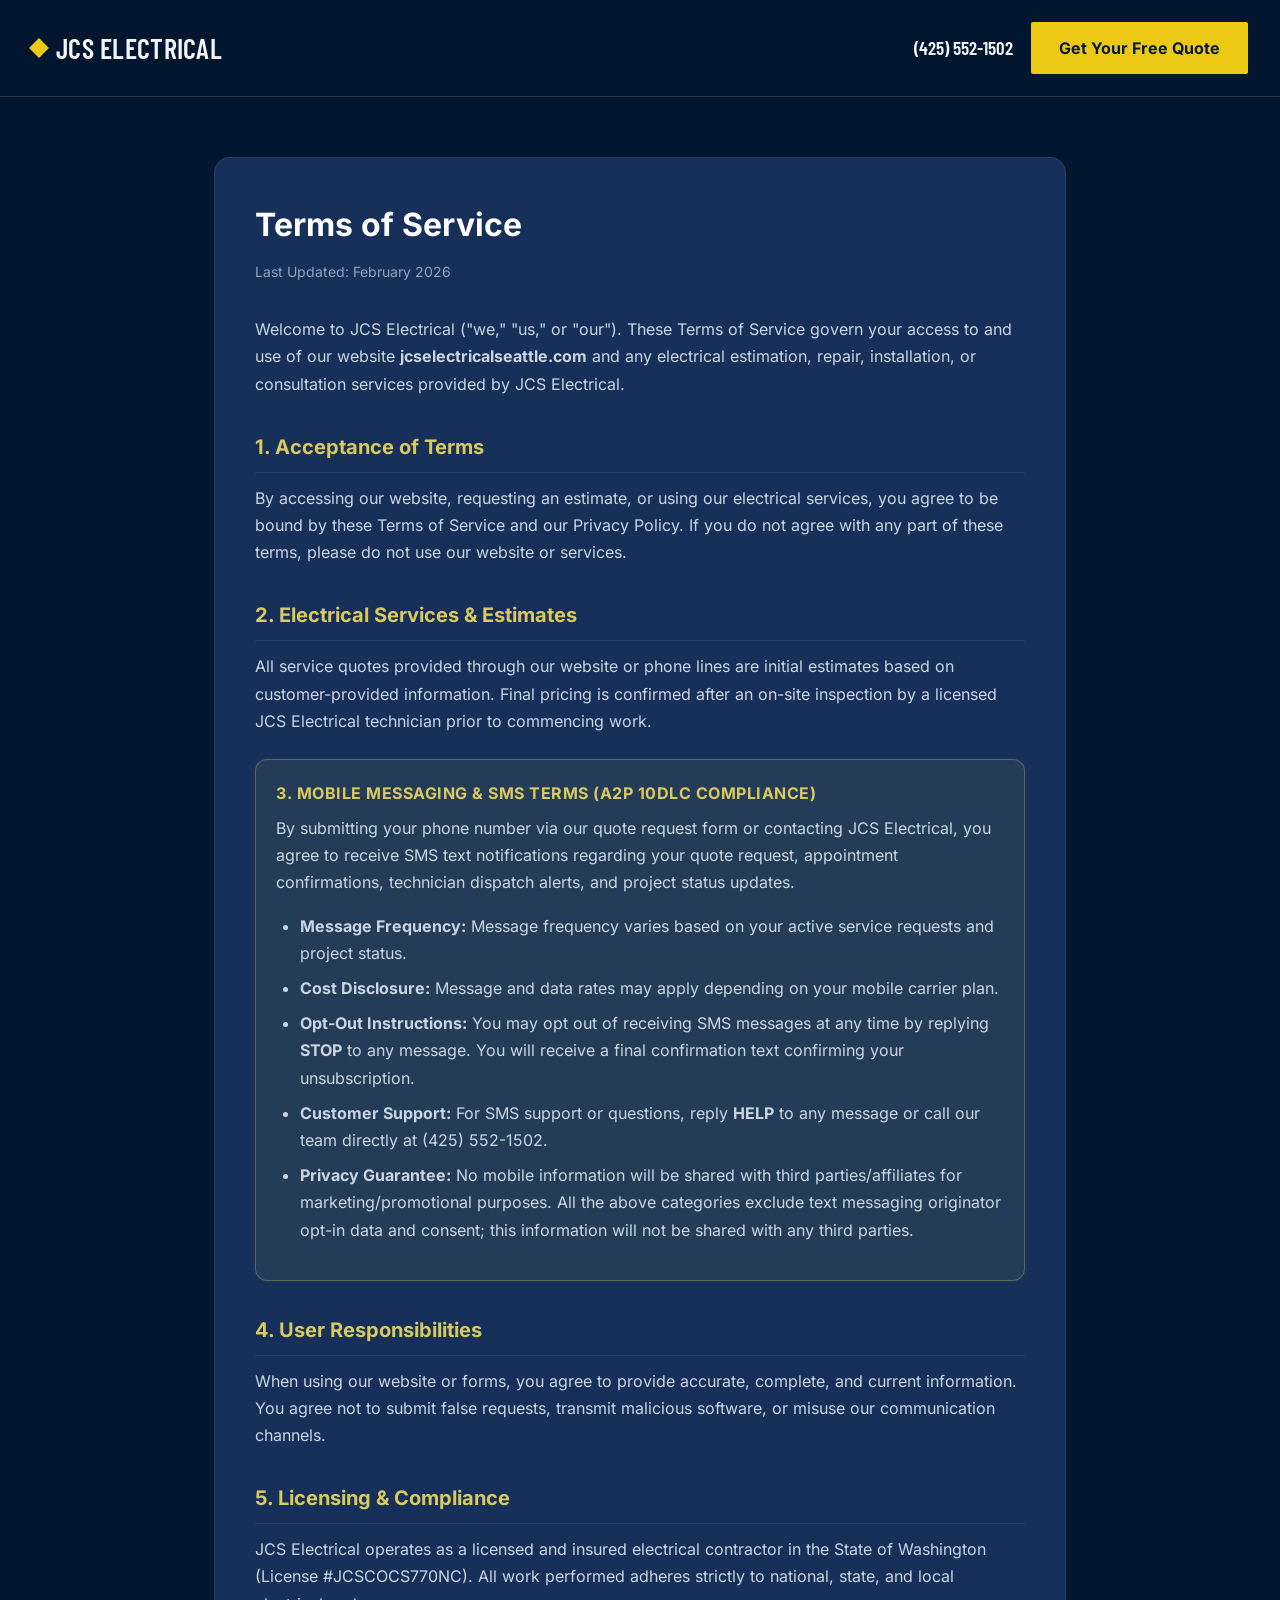
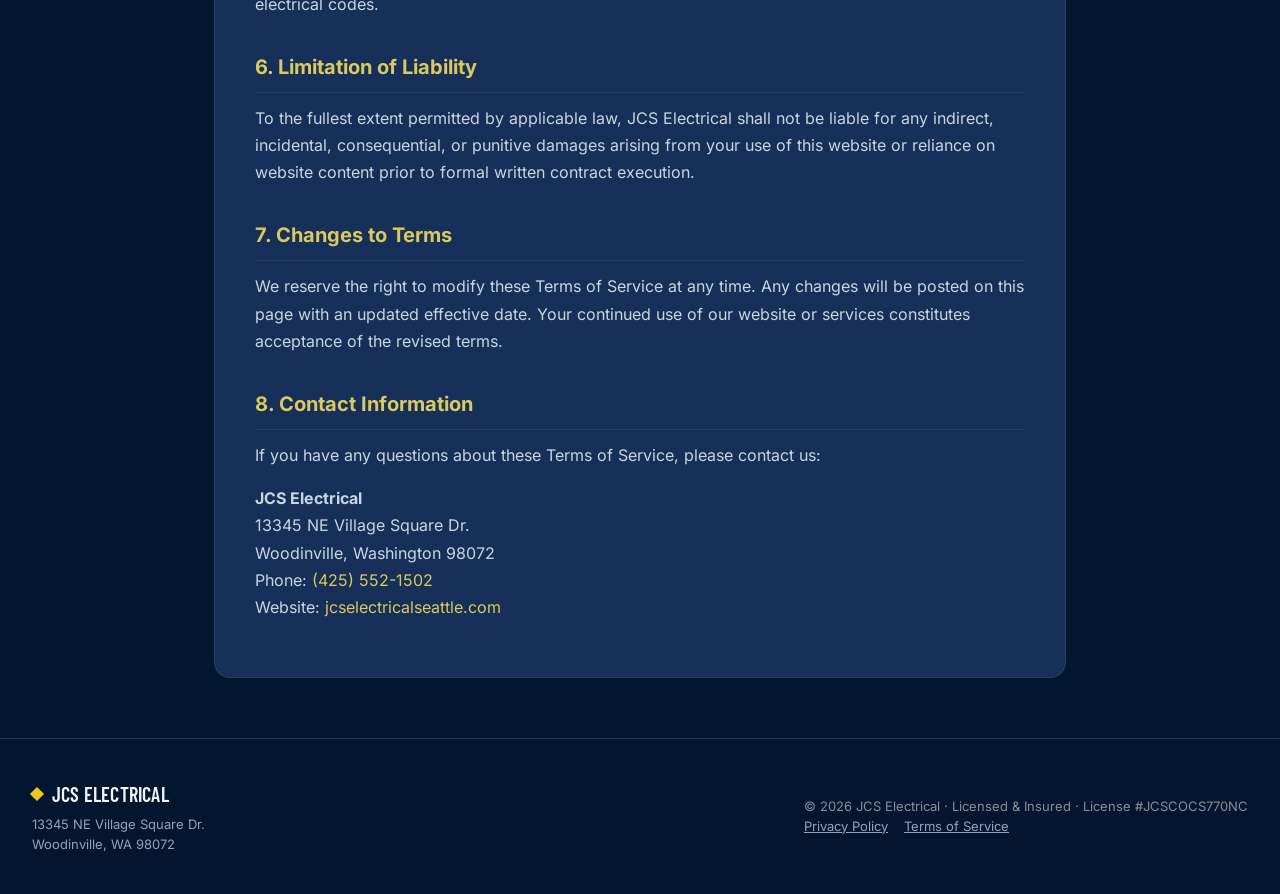
<file: terms-of-service/index.html>
<!DOCTYPE html>
<html lang="en">
<head>
  <!-- Google Tag Manager -->
  <script>(function(w,d,s,l,i){w[l]=w[l]||[];w[l].push({'gtm.start':
  new Date().getTime(),event:'gtm.js'});var f=d.getElementsByTagName(s)[0],
  j=d.createElement(s),dl=l!='dataLayer'?'&l='+l:'';j.async=true;j.src=
  'https://www.googletagmanager.com/gtm.js?id='+i+dl;f.parentNode.insertBefore(j,f);
  })(window,document,'script','dataLayer','GTM-WF25S3V5');</script>
  <!-- End Google Tag Manager -->

  <meta charset="utf-8">
  <meta name="viewport" content="width=device-width, initial-scale=1.0">
  <title>Terms of Service | JCS Electrical</title>
  <meta name="description" content="JCS Electrical Terms of Service. Review terms governing our website use, electrical estimates, and A2P 10DLC compliant text messaging services.">
  <link rel="icon" type="image/svg+xml" href="data:image/svg+xml,<svg xmlns='http://www.w3.org/2000/svg' viewBox='0 0 100 100'><rect width='100' height='100' fill='%230f2445'/><polygon points='52.5,22.5 32.5,57.5 47.5,57.5 42.5,77.5 67.5,45 50,45 55,22.5' fill='%23d9c95e'/></svg>">
  <link rel="stylesheet" href="../css/styles.css?v=3">
  <style>
    .legal-page-container {
      max-width: 900px;
      margin: 0 auto;
      padding: 60px 24px;
      line-height: 1.7;
    }
    .legal-card {
      background: var(--surface, #16305a);
      border: 1px solid rgba(255, 255, 255, 0.08);
      border-radius: 16px;
      padding: 40px;
      color: #e2e8f0;
    }
    .legal-card h1 {
      font-size: 32px;
      color: #ffffff;
      margin-bottom: 8px;
    }
    .legal-card .effective-date {
      color: #94a3b8;
      font-size: 14px;
      margin-bottom: 32px;
      display: block;
    }
    .legal-card h2 {
      font-size: 20px;
      color: #d9c95e;
      margin-top: 32px;
      margin-bottom: 12px;
      border-bottom: 1px solid rgba(255, 255, 255, 0.08);
      padding-bottom: 8px;
    }
    .legal-card p, .legal-card ul {
      margin-bottom: 16px;
      color: #cbd5e1;
    }
    .legal-card ul {
      padding-left: 24px;
    }
    .legal-card li {
      margin-bottom: 8px;
    }
    .a2p-box {
      background: rgba(217, 201, 94, 0.08);
      border: 1px solid rgba(217, 201, 94, 0.3);
      border-radius: 12px;
      padding: 20px;
      margin: 24px 0;
    }
    .a2p-box h3 {
      color: #d9c95e;
      margin-top: 0;
      margin-bottom: 8px;
      font-size: 16px;
      text-transform: uppercase;
      letter-spacing: 0.5px;
    }
  </style>
</head>
<body>
  <!-- Google Tag Manager (noscript) -->
  <noscript><iframe src="https://www.googletagmanager.com/ns.html?id=GTM-WF25S3V5"
  height="0" width="0" style="display:none;visibility:hidden"></iframe></noscript>
  <!-- End Google Tag Manager (noscript) -->

  <!-- SITE HEADER & NAVIGATION -->
  <header class="site-header">
    <div class="container header-container">
      <a href="../" class="logo">
        <span class="logo-icon"></span>
        JCS ELECTRICAL
      </a>
      <div class="header-actions">
        <a href="tel:+14255521502" class="phone-link">(425) 552-1502</a>
        <a href="../#contact" class="btn-primary">Get Your Free Quote</a>
      </div>
    </div>
  </header>

  <main class="legal-page-container">
    <div class="legal-card">
      <h1>Terms of Service</h1>
      <span class="effective-date">Last Updated: February 2026</span>

      <p>Welcome to JCS Electrical ("we," "us," or "our"). These Terms of Service govern your access to and use of our website <strong>jcselectricalseattle.com</strong> and any electrical estimation, repair, installation, or consultation services provided by JCS Electrical.</p>

      <h2>1. Acceptance of Terms</h2>
      <p>By accessing our website, requesting an estimate, or using our electrical services, you agree to be bound by these Terms of Service and our Privacy Policy. If you do not agree with any part of these terms, please do not use our website or services.</p>

      <h2>2. Electrical Services &amp; Estimates</h2>
      <p>All service quotes provided through our website or phone lines are initial estimates based on customer-provided information. Final pricing is confirmed after an on-site inspection by a licensed JCS Electrical technician prior to commencing work.</p>

      <div class="a2p-box">
        <h3>3. Mobile Messaging &amp; SMS Terms (A2P 10DLC Compliance)</h3>
        <p>By submitting your phone number via our quote request form or contacting JCS Electrical, you agree to receive SMS text notifications regarding your quote request, appointment confirmations, technician dispatch alerts, and project status updates.</p>
        <ul>
          <li><strong>Message Frequency:</strong> Message frequency varies based on your active service requests and project status.</li>
          <li><strong>Cost Disclosure:</strong> Message and data rates may apply depending on your mobile carrier plan.</li>
          <li><strong>Opt-Out Instructions:</strong> You may opt out of receiving SMS messages at any time by replying <strong>STOP</strong> to any message. You will receive a final confirmation text confirming your unsubscription.</li>
          <li><strong>Customer Support:</strong> For SMS support or questions, reply <strong>HELP</strong> to any message or call our team directly at (425) 552-1502.</li>
          <li><strong>Privacy Guarantee:</strong> No mobile information will be shared with third parties/affiliates for marketing/promotional purposes. All the above categories exclude text messaging originator opt-in data and consent; this information will not be shared with any third parties.</li>
        </ul>
      </div>

      <h2>4. User Responsibilities</h2>
      <p>When using our website or forms, you agree to provide accurate, complete, and current information. You agree not to submit false requests, transmit malicious software, or misuse our communication channels.</p>

      <h2>5. Licensing &amp; Compliance</h2>
      <p>JCS Electrical operates as a licensed and insured electrical contractor in the State of Washington (License #JCSCOCS770NC). All work performed adheres strictly to national, state, and local electrical codes.</p>

      <h2>6. Limitation of Liability</h2>
      <p>To the fullest extent permitted by applicable law, JCS Electrical shall not be liable for any indirect, incidental, consequential, or punitive damages arising from your use of this website or reliance on website content prior to formal written contract execution.</p>

      <h2>7. Changes to Terms</h2>
      <p>We reserve the right to modify these Terms of Service at any time. Any changes will be posted on this page with an updated effective date. Your continued use of our website or services constitutes acceptance of the revised terms.</p>

      <h2>8. Contact Information</h2>
      <p>If you have any questions about these Terms of Service, please contact us:</p>
      <p>
        <strong>JCS Electrical</strong><br>
        13345 NE Village Square Dr.<br>
        Woodinville, Washington 98072<br>
        Phone: <a href="tel:+14255521502" style="color:#d9c95e;">(425) 552-1502</a><br>
        Website: <a href="https://jcselectricalseattle.com" style="color:#d9c95e;">jcselectricalseattle.com</a>
      </p>
    </div>
  </main>

  <footer class="site-footer">
    <div class="container footer-container">
      <div class="footer-brand">
        <div class="logo" style="font-size: 20px;">
          <span class="logo-icon" style="width: 10px; height: 10px;"></span>
          JCS ELECTRICAL
        </div>
        <div style="font-size: 13px; color: #94a3b8; margin-top: 6px; line-height: 1.5;">
          13345 NE Village Square Dr.<br>
          Woodinville, WA 98072
        </div>
      </div>
      <div class="footer-copy">
        © 2026 JCS Electrical · Licensed &amp; Insured · License #JCSCOCS770NC<br>
        <a href="../privacy-policy/" style="color:#94a3b8; margin-right: 12px; text-decoration: underline;">Privacy Policy</a>
        <a href="../terms-of-service/" style="color:#94a3b8; text-decoration: underline;">Terms of Service</a>
      </div>
    </div>
  </footer>

  <!-- GoHighLevel LeadConnector Chat Widget -->
  <script src="https://widgets.leadconnectorhq.com/loader.js" data-resources-url="https://widgets.leadconnectorhq.com/chat-widget/loader.js" data-widget-id="6a6931dc89b8c5f4e83882a5" data-source="WEB_USER"></script>
</body>
</html>
</file>
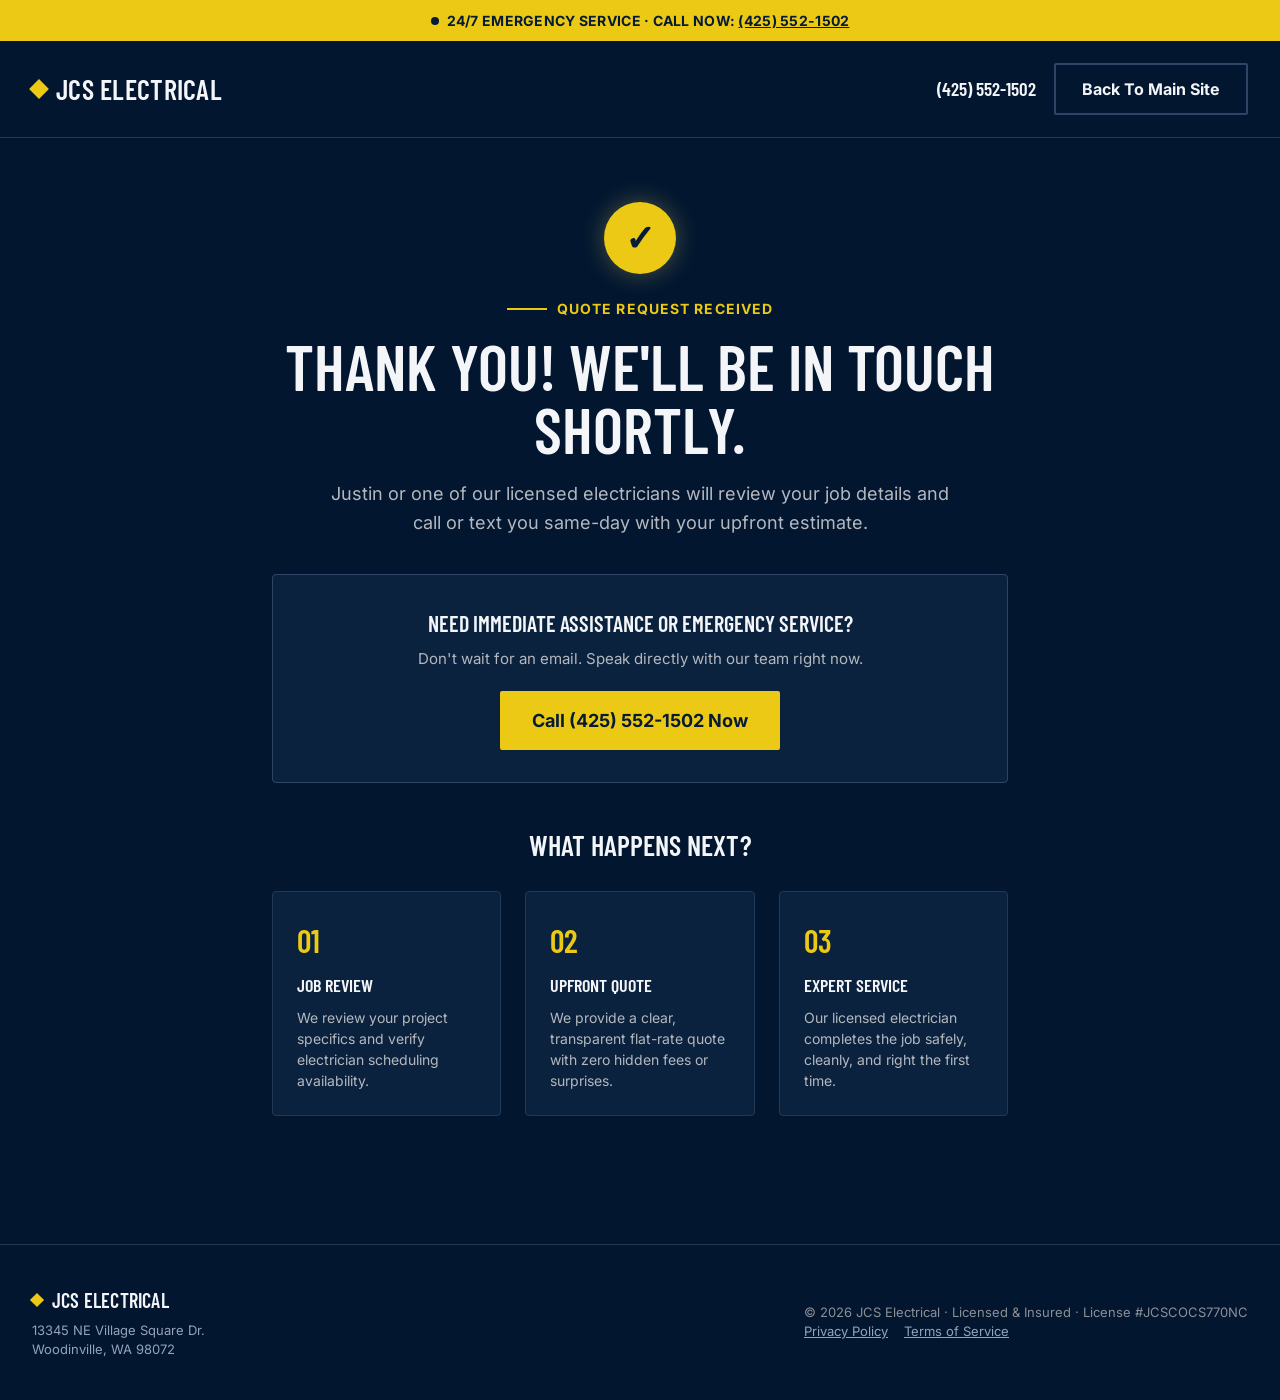
<file: thank-you/index.html>
<!DOCTYPE html>
<html lang="en">
<head>
  <!-- Google Tag Manager -->
<script>(function(w,d,s,l,i){w[l]=w[l]||[];w[l].push({'gtm.start':
new Date().getTime(),event:'gtm.js'});var f=d.getElementsByTagName(s)[0],
j=d.createElement(s),dl=l!='dataLayer'?'&l='+l:'';j.async=true;j.src=
'https://www.googletagmanager.com/gtm.js?id='+i+dl;f.parentNode.insertBefore(j,f);
})(window,document,'script','dataLayer','GTM-WF25S3V5');</script>
<!-- End Google Tag Manager -->
  <meta charset="utf-8">
  <meta name="viewport" content="width=device-width, initial-scale=1.0">
  <title>Thank You | JCS Electrical Estimate Request Received</title>
  <meta name="description" content="Thank you for requesting a quote from JCS Electrical. Our team of licensed electricians will reach out same-day to confirm your estimate.">
  <meta name="robots" content="noindex, follow">
  <link rel="icon" type="image/svg+xml" href="data:image/svg+xml,<svg xmlns='http://www.w3.org/2000/svg' viewBox='0 0 100 100'><rect width='100' height='100' fill='%230f2445'/><polygon points='52.5,22.5 32.5,57.5 47.5,57.5 42.5,77.5 67.5,45 50,45 55,22.5' fill='%23d9c95e'/></svg>">
  <link rel="stylesheet" href="../css/styles.css?v=3">

  <!-- ==========================================================================
       GOOGLE ADS CONVERSION TRACKING PLACEHOLDER
       Uncomment and update conversion ID/label when ready
       ========================================================================== -->
  <!-- 
  <script async src="https://www.googletagmanager.com/gtag/js?id=AW-CONVERSION_ID"></script>
  <script>
    window.dataLayer = window.dataLayer || [];
    function gtag(){dataLayer.push(arguments);}
    gtag('js', new Date());

    gtag('config', 'AW-CONVERSION_ID');
    gtag('event', 'conversion', {'send_to': 'AW-CONVERSION_ID/CONVERSION_LABEL'});
  </script>
  -->
</head>
<body>
  <!-- Google Tag Manager (noscript) -->
<noscript><iframe src="https://www.googletagmanager.com/ns.html?id=GTM-WF25S3V5"
height="0" width="0" style="display:none;visibility:hidden"></iframe></noscript>
<!-- End Google Tag Manager (noscript) -->

  <!-- 1. EMERGENCY TOP BANNER -->
  <div class="emergency-banner">
    <span class="emergency-dot"></span>
    <span>24/7 EMERGENCY SERVICE · CALL NOW: <a href="tel:+14255521502" style="color:inherit; text-decoration:underline;">(425) 552-1502</a></span>
  </div>

  <!-- 2. SITE HEADER -->
  <header class="site-header">
    <div class="container header-container">
      <a href="../" class="logo">
        <span class="logo-icon"></span>
        JCS ELECTRICAL
      </a>

      <div class="header-actions">
        <a href="tel:+14255521502" class="phone-link">(425) 552-1502</a>
        <a href="../" class="btn-secondary">Back To Main Site</a>
      </div>
    </div>
  </header>

  <!-- 3. THANK YOU HERO SECTION -->
  <section class="container" style="padding-top: 64px; padding-bottom: 80px; max-width: 800px; text-align: center;">
    
    <!-- Success Badge -->
    <div style="width: 72px; height: 72px; border-radius: 50%; background: var(--accent-gold); display: flex; align-items: center; justify-content: center; margin: 0 auto 24px; color: var(--accent-text-dark); font-size: 36px; font-weight: 900; box-shadow: 0 0 24px rgba(217, 201, 94, 0.35);">
      ✓
    </div>

    <div class="heading-tag" style="justify-content: center;">
      <div class="heading-tag-line"></div>
      <span class="heading-tag-text">Quote Request Received</span>
    </div>

    <h1 class="hero-headline" style="font-size: clamp(36px, 5vw, 64px); margin-bottom: 20px;">
      Thank You! We'll Be In Touch Shortly.
    </h1>

    <p class="hero-description" style="max-width: 620px; margin: 0 auto 36px; font-size: 18px; line-height: 1.6;">
      Justin or one of our licensed electricians will review your job details and call or text you same-day with your upfront estimate.
    </p>

    <!-- Immediate Call Box -->
    <div style="background: var(--bg-card); border: 1px solid var(--border-color-light); border-radius: var(--radius-md); padding: 32px 24px; margin-bottom: 48px;">
      <h3 style="font-family: var(--font-heading); font-size: 22px; font-weight: 800; text-transform: uppercase; margin-bottom: 8px;">
        Need Immediate Assistance or Emergency Service?
      </h3>
      <p style="color: var(--text-muted); font-size: 15px; margin-bottom: 20px;">
        Don't wait for an email. Speak directly with our team right now.
      </p>
      <a href="tel:+14255521502" class="btn-primary" style="font-size: 18px; padding: 16px 32px;">
        Call (425) 552-1502 Now
      </a>
    </div>

    <!-- What Happens Next Grid -->
    <div style="text-align: left; margin-bottom: 48px;">
      <h3 class="section-title" style="font-size: 28px; text-align: center; margin-bottom: 32px;">
        What Happens Next?
      </h3>

      <div style="display: grid; grid-template-columns: repeat(3, 1fr); gap: 24px;" class="thankyou-steps-grid">
        <!-- Step 1 -->
        <div style="background: var(--bg-card); border: 1px solid var(--border-color); border-radius: var(--radius-md); padding: 24px;">
          <div style="font-family: var(--font-heading); font-size: 32px; font-weight: 900; color: var(--accent-gold); margin-bottom: 8px;">01</div>
          <h4 style="font-family: var(--font-heading); font-size: 18px; font-weight: 800; text-transform: uppercase; margin-bottom: 8px;">Job Review</h4>
          <p style="font-size: 14px; color: var(--text-muted); line-height: 1.5;">We review your project specifics and verify electrician scheduling availability.</p>
        </div>

        <!-- Step 2 -->
        <div style="background: var(--bg-card); border: 1px solid var(--border-color); border-radius: var(--radius-md); padding: 24px;">
          <div style="font-family: var(--font-heading); font-size: 32px; font-weight: 900; color: var(--accent-gold); margin-bottom: 8px;">02</div>
          <h4 style="font-family: var(--font-heading); font-size: 18px; font-weight: 800; text-transform: uppercase; margin-bottom: 8px;">Upfront Quote</h4>
          <p style="font-size: 14px; color: var(--text-muted); line-height: 1.5;">We provide a clear, transparent flat-rate quote with zero hidden fees or surprises.</p>
        </div>

        <!-- Step 3 -->
        <div style="background: var(--bg-card); border: 1px solid var(--border-color); border-radius: var(--radius-md); padding: 24px;">
          <div style="font-family: var(--font-heading); font-size: 32px; font-weight: 900; color: var(--accent-gold); margin-bottom: 8px;">03</div>
          <h4 style="font-family: var(--font-heading); font-size: 18px; font-weight: 800; text-transform: uppercase; margin-bottom: 8px;">Expert Service</h4>
          <p style="font-size: 14px; color: var(--text-muted); line-height: 1.5;">Our licensed electrician completes the job safely, cleanly, and right the first time.</p>
        </div>
      </div>
    </div>



  </section>

  <!-- 4. SITE FOOTER -->
  <footer class="site-footer">
    <div class="container footer-container">
      <div class="footer-brand">
        <div class="logo" style="font-size: 20px;">
          <span class="logo-icon" style="width: 10px; height: 10px;"></span>
          JCS ELECTRICAL
        </div>
        <div style="font-size: 13px; color: #94a3b8; margin-top: 6px; line-height: 1.5;">
          13345 NE Village Square Dr.<br>
          Woodinville, WA 98072
        </div>
      </div>
      <div class="footer-copy">
        © 2026 JCS Electrical · Licensed &amp; Insured · License #JCSCOCS770NC<br>
        <a href="../privacy-policy/" style="color:#94a3b8; margin-right: 12px; text-decoration: underline;">Privacy Policy</a>
        <a href="../terms-of-service/" style="color:#94a3b8; text-decoration: underline;">Terms of Service</a>
      </div>
    </div>
  </footer>

  <!-- GoHighLevel LeadConnector Chat Widget -->
  <script src="https://widgets.leadconnectorhq.com/loader.js" data-resources-url="https://widgets.leadconnectorhq.com/chat-widget/loader.js" data-widget-id="6a6931dc89b8c5f4e83882a5" data-source="WEB_USER"></script>
</body>
</html>
</file>
<file: css/styles.css>
/* ==========================================================================
   JCS ELECTRICAL - MAIN STYLESHEET
   Clean, Responsive, High-Performance Modern CSS
   ========================================================================== */

/* --------------------------------------------------------------------------
   1. DESIGN TOKENS & FONT FACES
   -------------------------------------------------------------------------- */
@font-face {
  font-family: 'Barlow Condensed';
  font-style: normal;
  font-weight: 600 900;
  font-display: swap;
  src: url("../assets/fonts/font_3.woff2") format('woff2');
}

@font-face {
  font-family: 'Inter';
  font-style: normal;
  font-weight: 400 700;
  font-display: swap;
  src: url("../assets/fonts/font_19.woff2") format('woff2');
}

:root {
  /* Color Palette */
  --bg-main: oklch(20% 0.06 255);
  --bg-card: oklch(25% 0.06 255);
  --bg-card-hover: oklch(28% 0.06 255);
  --bg-subtle: oklch(22% 0.06 255);
  
  --accent-gold: oklch(84% 0.17 96);
  --accent-gold-hover: oklch(90% 0.15 96);
  --accent-text-dark: oklch(22% 0.06 255);
  
  --text-main: oklch(97% 0.005 260);
  --text-muted: oklch(78% 0.01 260);
  --text-dim: oklch(65% 0.01 260);
  
  --border-color: oklch(34% 0.06 255);
  --border-color-light: oklch(39% 0.06 255);

  /* Typography */
  --font-heading: 'Barlow Condensed', -apple-system, BlinkMacSystemFont, sans-serif;
  --font-body: 'Inter', -apple-system, BlinkMacSystemFont, sans-serif;

  /* Layout & Spacing */
  --container-max: 1280px;
  --radius-sm: 2px;
  --radius-md: 4px;
  --radius-lg: 8px;
  --transition-fast: 0.2s ease;
}

/* --------------------------------------------------------------------------
   2. GLOBAL RESET & BASE STYLES
   -------------------------------------------------------------------------- */
* {
  margin: 0;
  padding: 0;
  box-sizing: border-border-box;
}

*, *::before, *::after {
  box-sizing: border-box;
}

html {
  scroll-behavior: smooth;
  font-size: 16px;
  -webkit-text-size-adjust: 100%;
}

body {
  background-color: var(--bg-main);
  color: var(--text-main);
  font-family: var(--font-body);
  line-height: 1.5;
  min-width: 320px;
  overflow-x: hidden;
}

a {
  color: var(--accent-gold);
  text-decoration: none;
  transition: color var(--transition-fast);
}

a:hover {
  color: var(--accent-gold-hover);
}

img {
  max-width: 100%;
  height: auto;
  display: block;
}

button, input, select, textarea {
  font-family: inherit;
  font-size: inherit;
}

/* --------------------------------------------------------------------------
   3. UTILITIES & ANIMATIONS
   -------------------------------------------------------------------------- */
.container {
  max-width: var(--container-max);
  margin: 0 auto;
  padding-left: 32px;
  padding-right: 32px;
}

.text-gold {
  color: var(--accent-gold);
}

.heading-tag {
  display: flex;
  align-items: center;
  gap: 10px;
  margin-bottom: 16px;
}

.heading-tag-line {
  height: 2px;
  width: 40px;
  background: var(--accent-gold);
}

.heading-tag-text {
  font-weight: 700;
  font-size: 14px;
  letter-spacing: 0.08em;
  color: var(--accent-gold);
  text-transform: uppercase;
}

.section-title {
  font-family: var(--font-heading);
  font-weight: 600;
  font-size: clamp(34px, 4vw, 52px);
  text-transform: uppercase;
  line-height: 1;
}

.btn-primary {
  display: inline-flex;
  align-items: center;
  justify-content: center;
  background: var(--accent-gold);
  color: var(--accent-text-dark);
  font-weight: 800;
  font-size: 16px;
  padding: 14px 28px;
  border-radius: var(--radius-sm);
  border: none;
  cursor: pointer;
  white-space: nowrap;
  min-height: 44px;
  transition: background var(--transition-fast), transform var(--transition-fast);
}

.btn-primary:hover {
  background: var(--accent-gold-hover);
  color: var(--accent-text-dark);
  transform: translateY(-1px);
}

.btn-secondary {
  display: inline-flex;
  align-items: center;
  justify-content: center;
  border: 2px solid var(--border-color-light);
  color: var(--text-main);
  font-weight: 700;
  font-size: 16px;
  padding: 12px 26px;
  border-radius: var(--radius-sm);
  cursor: pointer;
  white-space: nowrap;
  min-height: 44px;
  transition: border-color var(--transition-fast), background var(--transition-fast);
}

.btn-secondary:hover {
  border-color: var(--accent-gold);
  color: var(--text-main);
}

@keyframes pulse {
  0%, 100% { opacity: 1; }
  50% { opacity: 0.45; }
}

/* --------------------------------------------------------------------------
   4. EMERGENCY BAR & HEADER NAVIGATION
   -------------------------------------------------------------------------- */
.emergency-banner {
  background: var(--accent-gold);
  color: var(--accent-text-dark);
  font-family: var(--font-body);
  font-weight: 700;
  font-size: 14px;
  text-align: center;
  padding: 10px 20px;
  letter-spacing: 0.02em;
  display: flex;
  align-items: center;
  justify-content: center;
  gap: 8px;
}

.emergency-dot {
  width: 8px;
  height: 8px;
  border-radius: 50%;
  background: var(--accent-text-dark);
  display: inline-block;
  animation: pulse 1.6s infinite;
}

.site-header {
  position: relative;
  border-bottom: 1px solid var(--border-color);
}

.header-container {
  display: flex;
  align-items: center;
  justify-content: space-between;
  padding-top: 22px;
  padding-bottom: 22px;
  gap: 24px;
}

.logo {
  font-family: var(--font-heading);
  font-weight: 900;
  font-size: 28px;
  letter-spacing: 0.01em;
  display: flex;
  align-items: center;
  gap: 10px;
  color: var(--text-main);
}

.logo-icon {
  width: 14px;
  height: 14px;
  background: var(--accent-gold);
  transform: rotate(45deg);
  display: inline-block;
}

.desktop-nav {
  display: flex;
  gap: 32px;
  font-size: 15px;
  font-weight: 600;
}

.desktop-nav a {
  color: oklch(90% 0.005 260);
}

.desktop-nav a:hover {
  color: var(--accent-gold);
}

.header-actions {
  display: flex;
  align-items: center;
  gap: 18px;
}

.phone-link {
  font-family: var(--font-heading);
  font-weight: 800;
  font-size: 19px;
  color: var(--text-main);
}

/* Mobile Hamburger Toggle */
.mobile-menu-btn {
  display: none;
  background: transparent;
  border: none;
  cursor: pointer;
  padding: 8px;
  color: var(--text-main);

}

.mobile-menu-btn svg {
  width: 28px;
  height: 28px;
  stroke: var(--text-main);
}

.mobile-nav-drawer {
  display: none;
  position: absolute;
  top: 100%;
  left: 0;
  right: 0;
  background: var(--bg-card);
  border-bottom: 1px solid var(--border-color);
  padding: 24px 32px;
  z-index: 1000;
  box-shadow: 0 10px 30px rgba(0,0,0,0.5);
}

.mobile-nav-drawer.is-open {
  display: flex;
  flex-direction: column;
  gap: 16px;
}

.mobile-nav-drawer a {
  font-size: 18px;
  font-weight: 700;
  padding: 8px 0;
  color: var(--text-main);
  border-bottom: 1px solid var(--border-color-light);
}

/* --------------------------------------------------------------------------
   5. HERO SECTION
   -------------------------------------------------------------------------- */
.hero-section {
  padding-top: 48px;
  padding-bottom: 80px;
  display: grid;
  grid-template-columns: 1.1fr 0.9fr;
  gap: 56px;
  align-items: center;
}

.hero-headline {
  font-family: var(--font-heading);
  font-weight: 600;
  font-size: clamp(40px, 5.2vw, 76px);
  line-height: 0.98;
  margin-bottom: 24px;
  text-transform: uppercase;
}

.hero-description {
  font-size: 18px;
  line-height: 1.6;
  color: var(--text-muted);
  max-width: 480px;
  margin-bottom: 32px;
}

.hero-bullets {
  list-style: none;
  padding: 0;
  margin: 0 0 32px;
  display: flex;
  flex-direction: column;
  gap: 13px;
  max-width: 480px;
}

.hero-bullet-item {
  display: flex;
  align-items: flex-start;
  gap: 12px;
  font-size: 17px;
  line-height: 1.35;
  color: var(--text-main);
}

.hero-bullet-check {
  flex-shrink: 0;
  width: 22px;
  height: 22px;
  margin-top: 1px;
  border-radius: 50%;
  background: var(--accent-gold);
  color: var(--accent-text-dark);
  display: flex;
  align-items: center;
  justify-content: center;
  font-size: 12px;
  font-weight: 800;
}

.hero-cta-group {
  display: flex;
  gap: 16px;
  flex-wrap: wrap;
  margin-bottom: 36px;
}

.trust-badges-inline {
  display: flex;
  gap: 24px;
  flex-wrap: wrap;
}

.badge-item {
  display: flex;
  align-items: center;
  gap: 8px;
  font-size: 14px;
  font-weight: 600;
  color: oklch(85% 0.01 260);
}

.badge-check {
  color: var(--accent-gold);
  font-size: 18px;
  font-weight: 800;
}

.hero-image-wrapper {
  position: relative;
  aspect-ratio: 4 / 5;
  border-radius: var(--radius-md);
  overflow: hidden;
  border: 1px solid var(--border-color);
  width: 100%;
}

.hero-image-wrapper img {
  width: 100%;
  height: 100%;
  object-fit: cover;
}

/* --------------------------------------------------------------------------
   6. STATS BAR SECTION
   -------------------------------------------------------------------------- */
.stats-section {
  background: var(--bg-card);
  border-top: 1px solid var(--border-color);
  border-bottom: 1px solid var(--border-color);
}

.stats-grid {
  padding-top: 36px;
  padding-bottom: 36px;
  display: grid;
  grid-template-columns: repeat(3, 1fr);
  gap: 24px;
  text-align: center;
}

.stat-value {
  font-family: var(--font-heading);
  font-weight: 900;
  font-size: 44px;
  color: var(--accent-gold);
  line-height: 1;
  margin-bottom: 6px;
}

.stat-label {
  font-size: 14px;
  font-weight: 600;
  color: var(--text-muted);
  text-transform: uppercase;
  letter-spacing: 0.04em;
}

/* --------------------------------------------------------------------------
   7. ABOUT / FOUNDER SECTION
   -------------------------------------------------------------------------- */
.about-section {
  padding-top: 96px;
  padding-bottom: 96px;
  display: grid;
  grid-template-columns: 0.85fr 1.15fr;
  gap: 64px;
  align-items: center;
}

.about-image-wrapper {
  position: relative;
  aspect-ratio: 4 / 5;
  border-radius: var(--radius-md);
  overflow: hidden;
  border: 1px solid var(--border-color);
  width: 100%;
}

.about-image-wrapper img {
  width: 100%;
  height: 100%;
  object-fit: cover;
}

.about-paragraph {
  font-size: 16px;
  line-height: 1.65;
  color: var(--text-muted);
  max-width: 560px;
  margin-bottom: 16px;
}

/* --------------------------------------------------------------------------
   8. SERVICES GRID SECTION
   -------------------------------------------------------------------------- */
.services-section {
  padding-top: 96px;
  padding-bottom: 96px;
}

.services-header {
  text-align: center;
  max-width: 640px;
  margin: 0 auto 56px;
}

.services-grid {
  display: grid;
  grid-template-columns: repeat(3, 1fr);
  gap: 24px;
}

.service-card {
  background: var(--bg-card);
  border: 1px solid var(--border-color);
  border-radius: var(--radius-md);
  padding: 32px 28px;
  transition: border-color var(--transition-fast), transform var(--transition-fast);
}

.service-card:hover {
  border-color: var(--accent-gold);
  transform: translateY(-2px);
}

.service-icon {
  width: 48px;
  height: 48px;
  background: var(--accent-gold);
  border-radius: var(--radius-sm);
  display: flex;
  align-items: center;
  justify-content: center;
  margin-bottom: 20px;
}

.service-title {
  font-family: var(--font-heading);
  font-weight: 800;
  font-size: 22px;
  margin-bottom: 10px;
  text-transform: uppercase;
}

.service-desc {
  font-size: 15px;
  line-height: 1.55;
  color: var(--text-muted);
}

/* --------------------------------------------------------------------------
   9. WHY CHOOSE US & REVIEWS SECTION
   -------------------------------------------------------------------------- */
.why-section {
  background: var(--bg-subtle);
  border-top: 1px solid var(--border-color);
  border-bottom: 1px solid var(--border-color);
  padding-top: 96px;
  padding-bottom: 96px;
}

.why-grid {
  display: grid;
  grid-template-columns: 1fr 1fr 1fr;
  gap: 32px;
  margin-bottom: 72px;
}

.why-card {
  background: var(--bg-main);
  border: 1px solid var(--border-color);
  border-radius: var(--radius-md);
  padding: 32px 28px;
}

.why-number {
  font-family: var(--font-heading);
  font-weight: 900;
  font-size: 36px;
  color: var(--accent-gold);
  margin-bottom: 12px;
}

.why-title {
  font-family: var(--font-heading);
  font-weight: 600;
  font-size: 22px;
  margin-bottom: 10px;
  text-transform: uppercase;
}

.why-desc {
  font-size: 15px;
  line-height: 1.55;
  color: var(--text-muted);
}

.reviews-header {
  text-align: center;
  max-width: 640px;
  margin: 0 auto 48px;
}

.reviews-grid {
  display: grid;
  grid-template-columns: repeat(4, 1fr);
  gap: 24px;
}

.review-card {
  background: var(--bg-main);
  border: 1px solid var(--border-color);
  border-radius: var(--radius-md);
  padding: 28px;
  display: flex;
  flex-direction: column;
  justify-content: space-between;
}

.stars {
  color: var(--accent-gold);
  font-size: 16px;
  letter-spacing: 2px;
  margin-bottom: 14px;
}

.review-quote {
  font-size: 15px;
  line-height: 1.6;
  color: oklch(88% 0.005 260);
  margin-bottom: 20px;
}

.reviewer-meta {
  display: flex;
  align-items: center;
  gap: 12px;
}

.avatar-initials {
  width: 38px;
  height: 38px;
  border-radius: 50%;
  background: var(--accent-gold);
  display: flex;
  align-items: center;
  justify-content: center;
  font-weight: 800;
  color: var(--accent-text-dark);
  font-family: var(--font-heading);
}

.reviewer-name {
  font-weight: 700;
  font-size: 14px;
}

.reviewer-location {
  font-size: 13px;
  color: var(--text-dim);
}

/* --------------------------------------------------------------------------
   10. FAQ SECTION
   -------------------------------------------------------------------------- */
.faq-section {
  max-width: 840px;
  margin: 0 auto;
  padding-top: 96px;
  padding-bottom: 96px;
}

.faq-header {
  text-align: center;
  margin-bottom: 48px;
}

.faq-list {
  display: flex;
  flex-direction: column;
  gap: 12px;
}

.faq-item {
  border: 1px solid var(--border-color);
  border-radius: var(--radius-md);
  background: var(--bg-card);
  overflow: hidden;
  transition: border-color var(--transition-fast);
}

.faq-item.is-open {
  border-color: var(--accent-gold);
}

.faq-question {
  width: 100%;
  background: transparent;
  border: none;
  color: var(--text-main);
  font-family: inherit;
  font-weight: 700;
  font-size: 16px;
  text-align: left;
  display: flex;
  justify-content: space-between;
  align-items: center;
  padding: 20px 24px;
  cursor: pointer;
  user-select: none;
  transition: background var(--transition-fast);
}

.faq-question:hover {
  background: oklch(27% 0.06 255);
}

.faq-icon,
.faq-toggle-icon {
  color: var(--accent-gold);
  font-size: 20px;
  font-weight: 800;
  transition: transform var(--transition-fast);
}

.faq-item.is-open .faq-icon,
.faq-item.is-open .faq-toggle-icon {
  transform: rotate(45deg);
}

.faq-answer {
  display: none;
  padding: 0 24px 22px;
  font-size: 15px;
  line-height: 1.6;
  color: var(--text-muted);
}

.faq-item.is-open .faq-answer {
  display: block;
}

/* --------------------------------------------------------------------------
   11. CONTACT / LEAD FORM SECTION
   -------------------------------------------------------------------------- */
.contact-section {
  background: var(--bg-card);
  border-top: 1px solid var(--border-color);
}

.contact-grid {
  padding-top: 96px;
  padding-bottom: 96px;
  display: grid;
  grid-template-columns: 1fr 1fr;
  gap: 64px;
}

.contact-info-list {
  display: flex;
  flex-direction: column;
  gap: 20px;
  margin-top: 24px;
}

.info-label {
  font-size: 13px;
  font-weight: 700;
  color: var(--accent-gold);
  text-transform: uppercase;
  letter-spacing: 0.05em;
}

.info-value-lg {
  font-family: var(--font-heading);
  font-weight: 800;
  font-size: 24px;
}

.info-value {
  font-size: 15px;
  color: oklch(85% 0.005 260);
}

.contact-form {
  background: var(--bg-main);
  border: 1px solid var(--border-color-light);
  border-radius: var(--radius-md);
  padding: 32px;
  display: flex;
  flex-direction: column;
  gap: 16px;
}

.form-row-2 {
  display: grid;
  grid-template-columns: 1fr 1fr;
  gap: 16px;
}

.form-control {
  width: 100%;
  background: var(--bg-card);
  border: 1px solid var(--border-color-light);
  border-radius: var(--radius-sm);
  padding: 14px;
  color: var(--text-main);
  font-size: 15px;
  font-family: var(--font-body);
  outline: none;
  transition: border-color var(--transition-fast);
}

.form-control:focus {
  border-color: var(--accent-gold);
}

textarea.form-control {
  resize: vertical;
  min-height: 110px;
}

.form-success-card {
  background: var(--bg-main);
  border: 1px solid var(--border-color-light);
  border-radius: var(--radius-md);
  padding: 40px;
  display: none;
  flex-direction: column;
  align-items: flex-start;
  justify-content: center;
  gap: 12px;
}

.form-success-card.is-active {
  display: flex;
}

/* --------------------------------------------------------------------------
   11.5 LEAD FORM MODAL STYLES
   -------------------------------------------------------------------------- */
.lead-modal-overlay {
  position: fixed;
  top: 0;
  left: 0;
  width: 100vw;
  height: 100vh;
  background: rgba(8, 20, 45, 0.85);
  backdrop-filter: blur(8px);
  -webkit-backdrop-filter: blur(8px);
  z-index: 99999;
  display: flex;
  align-items: center;
  justify-content: center;
  padding: 20px;
  opacity: 0;
  visibility: hidden;
  transition: opacity 0.25s ease, visibility 0.25s ease;
}

.lead-modal-overlay.is-active {
  opacity: 1;
  visibility: visible;
}

.lead-modal-container {
  background: var(--bg-main);
  border: 1px solid var(--border-color-light);
  border-radius: var(--radius-md);
  box-shadow: 0 24px 48px rgba(0, 0, 0, 0.7);
  width: 100%;
  max-width: 520px;
  max-height: 90vh;
  overflow-y: auto;
  padding: 32px;
  position: relative;
  transform: translateY(20px) scale(0.96);
  transition: transform 0.25s cubic-bezier(0.16, 1, 0.3, 1);
}

.lead-modal-overlay.is-active .lead-modal-container {
  transform: translateY(0) scale(1);
}

.lead-modal-close {
  position: absolute;
  top: 16px;
  right: 16px;
  background: transparent;
  border: none;
  color: var(--text-muted);
  font-size: 28px;
  line-height: 1;
  cursor: pointer;
  padding: 4px 8px;
  border-radius: 4px;
  transition: color var(--transition-fast), background var(--transition-fast);
}

.lead-modal-close:hover {
  color: var(--accent-gold);
  background: rgba(255, 255, 255, 0.08);
}

.lead-modal-header {
  margin-bottom: 20px;
  padding-right: 24px;
}

.modal-contact-form {
  background: transparent !important;
  border: none !important;
  border-radius: 0 !important;
  padding: 0 !important;
  box-shadow: none !important;
}

/* --------------------------------------------------------------------------
   11.6 INFINITE SCROLLING GOOGLE REVIEWS SLIDER
   -------------------------------------------------------------------------- */
.reviews-section {
  padding-top: 80px;
  padding-bottom: 80px;
  overflow: hidden;
  position: relative;
}

.reviews-slider-wrapper {
  width: 100%;
  overflow: hidden;
  position: relative;
  margin-top: 40px;
  mask-image: linear-gradient(to right, transparent 0%, black 6%, black 94%, transparent 100%);
  -webkit-mask-image: linear-gradient(to right, transparent 0%, black 6%, black 94%, transparent 100%);
}

.reviews-slider-track {
  display: flex !important;
  flex-direction: row !important;
  flex-wrap: nowrap !important;
  gap: 24px !important;
  width: max-content !important;
  min-width: max-content !important;
  animation: infiniteScroll 55s linear infinite !important;
  animation-play-state: running !important;
  will-change: transform;
}

.reviews-slider-track:hover,
.reviews-slider-track *:hover {
  animation-play-state: running !important;
}

@keyframes infiniteScroll {
  0% {
    transform: translateX(0);
  }
  100% {
    transform: translateX(-50%);
  }
}

.google-review-card {
  width: 380px !important;
  min-width: 380px !important;
  max-width: 380px !important;
  flex-shrink: 0 !important;
  background: var(--bg-card);
  border: 1px solid var(--border-color-light);
  border-radius: var(--radius-md);
  padding: 24px;
  display: flex;
  flex-direction: column;
  gap: 12px;
  box-shadow: 0 8px 24px rgba(0, 0, 0, 0.3);
}

.gr-header {
  display: flex;
  align-items: flex-start;
  justify-content: space-between;
  gap: 12px;
}

.gr-author-info {
  display: flex;
  align-items: center;
  gap: 12px;
}

.gr-avatar {
  width: 42px;
  height: 42px;
  border-radius: 50%;
  display: flex;
  align-items: center;
  justify-content: center;
  font-weight: 700;
  font-size: 16px;
  color: #ffffff;
  flex-shrink: 0;
}

.gr-avatar-dark {
  background: #234170;
  color: var(--accent-gold);
  border: 1px solid var(--border-color-light);
}

.gr-avatar-slate {
  background: #546e7a;
}

.gr-avatar-blue {
  background: #0288d1;
}

.gr-avatar-indigo {
  background: #3949ab;
}

.gr-avatar-purple {
  background: #7b1fa2;
}

.gr-avatar-magenta {
  background: #c2185b;
}

.gr-avatar-teal {
  background: #00796b;
}

.gr-author-name {
  font-weight: 700;
  font-size: 15px;
  color: var(--text-main);
  display: flex;
  align-items: center;
  gap: 4px;
}

.gr-ext-icon {
  font-size: 12px;
  color: #94a3b8;
  display: inline-block;
}

.gr-author-subtext {
  font-size: 12px;
  color: var(--text-dim);
  margin-top: 2px;
}

.gr-google-logo {
  display: flex;
  align-items: center;
  justify-content: center;
  padding: 6px;
  background: rgba(255, 255, 255, 0.04);
  border: 1px solid rgba(255, 255, 255, 0.08);
  border-radius: 6px;
  flex-shrink: 0;
}

.gr-rating-row {
  display: flex;
  align-items: center;
  gap: 10px;
}

.gr-stars {
  color: #f59e0b;
  font-size: 15px;
  letter-spacing: 2px;
}

.gr-time {
  font-size: 13px;
  color: var(--text-dim);
}

.gr-review-title {
  font-weight: 700;
  font-size: 15px;
  color: var(--text-main);
}

.gr-tag-pill {
  display: inline-block;
  font-size: 12px;
  font-weight: 600;
  color: var(--text-muted);
  background: rgba(255, 255, 255, 0.06);
  border: 1px solid rgba(255, 255, 255, 0.08);
  padding: 4px 10px;
  border-radius: 12px;
  width: fit-content;
}

.gr-review-text {
  font-size: 14px;
  line-height: 1.6;
  color: var(--text-muted);
  margin: 0;
}


/* --------------------------------------------------------------------------
   12. FOOTER SECTION
   -------------------------------------------------------------------------- */
.site-footer {
  border-top: 1px solid var(--border-color);
}

.footer-container {
  padding-top: 40px;
  padding-bottom: 40px;
  display: flex;
  justify-content: space-between;
  align-items: center;
  flex-wrap: wrap;
  gap: 16px;
}

.footer-copy {
  font-size: 13px;
  color: var(--text-dim);
}

/* --------------------------------------------------------------------------
   12.5 STICKY MOBILE CTA BAR
   -------------------------------------------------------------------------- */
.sticky-mobile-cta {
  display: none;
  position: fixed;
  left: 0;
  right: 0;
  bottom: 0;
  z-index: 9000;
  gap: 1px;
  background: var(--border-color);
  padding-bottom: env(safe-area-inset-bottom, 0);
  transform: translateY(100%);
  transition: transform 0.25s ease;
}

.sticky-mobile-cta.is-visible {
  transform: translateY(0);
}

.sticky-mobile-cta a {
  flex: 1;
  text-align: center;
  border-radius: 0;
  padding: 16px 12px;
  font-size: 15px;
}

@media (max-width: 700px) {
  .sticky-mobile-cta {
    display: flex;
  }

  body {
    padding-bottom: calc(56px + env(safe-area-inset-bottom, 0px));
  }
}

/* --------------------------------------------------------------------------
   13. RESPONSIVE BREAKPOINTS (TABLET & MOBILE)
   -------------------------------------------------------------------------- */

/* TABLET (Max width 1024px) */
@media (max-width: 1024px) {
  .hero-section {
    grid-template-columns: 1fr;
    gap: 40px;
    padding-top: 36px;
    padding-bottom: 56px;
  }

  .hero-image-wrapper {
    max-height: 440px;
  }

  .about-section {
    grid-template-columns: 1fr;
    gap: 40px;
    padding-top: 64px;
    padding-bottom: 64px;
  }

  .services-grid {
    grid-template-columns: repeat(2, 1fr);
  }

  .why-grid {
    grid-template-columns: 1fr;
    gap: 20px;
  }

  .reviews-grid {
    grid-template-columns: repeat(2, 1fr);
  }

  .contact-grid {
    grid-template-columns: 1fr;
    gap: 40px;
    padding-top: 64px;
    padding-bottom: 64px;
  }
}

/* MOBILE MEDIUM / SMALL (Max width 768px) */
@media (max-width: 768px) {
  .container {
    padding-left: 20px;
    padding-right: 20px;
  }

  .desktop-nav, .header-actions {
    display: none;
  }

  .mobile-menu-btn {
    display: block;
  }

  .emergency-banner {
    font-size: 12px;
    padding: 8px 12px;
  }

  .hero-headline {
    font-size: 38px;
    margin-bottom: 16px;
  }

  .hero-description {
    font-size: 16px;
    margin-bottom: 24px;
  }

  .hero-cta-group {
    flex-direction: column;
    width: 100%;
  }

  .hero-cta-group .btn-primary,
  .hero-cta-group .btn-secondary {
    width: 100%;
  }

  .stats-grid {
    grid-template-columns: repeat(3, 1fr);
    gap: 24px 16px;
    padding-top: 28px;
    padding-bottom: 28px;
  }

  .stat-value {
    font-size: 34px;
  }

  .stat-label {
    font-size: 12px;
  }

  .services-grid {
    grid-template-columns: 1fr;
  }

  .reviews-grid {
    grid-template-columns: 1fr;
  }

  .form-row-2 {
    grid-template-columns: 1fr;
  }

  .thankyou-steps-grid {
    grid-template-columns: 1fr;
  }

  .contact-form {
    padding: 24px 20px;
  }

  .section-title {
    font-size: 32px;
  }

  .footer-container {
    flex-direction: column;
    align-items: flex-start;
    gap: 12px;
  }
}

/* EXTRA SMALL MOBILE (Max width 480px) */
@media (max-width: 480px) {
  .hero-headline {
    font-size: 32px;
  }

  .trust-badges-inline {
    flex-direction: column;
    gap: 12px;
  }

  .stats-grid {
    grid-template-columns: repeat(3, 1fr);
  }
}

/* GALLERY SECTION */
.gallery-section {
  padding: 96px 0;
  background: var(--surface);
  border-top: 1px solid var(--border-color);
  border-bottom: 1px solid var(--border-color);
}

.gallery-header {
  text-align: center;
  max-width: 640px;
  margin: 0 auto 48px;
}

.gallery-grid {
  display: grid;
  grid-template-columns: repeat(4, 1fr);
  gap: 16px;
}

.gallery-item {
  position: relative;
  aspect-ratio: 4 / 3;
  border-radius: var(--radius-sm, 6px);
  overflow: hidden;
  border: 1px solid var(--border-color);
  background: var(--bg-main);
  transition: transform 0.3s ease, border-color 0.3s ease, box-shadow 0.3s ease;
}

.gallery-item:hover {
  transform: translateY(-4px);
  border-color: var(--accent-gold);
  box-shadow: 0 12px 24px rgba(0, 0, 0, 0.4);
}

.gallery-item img {
  width: 100%;
  height: 100%;
  object-fit: cover;
  display: block;
}

@media (max-width: 992px) {
  .gallery-grid {
    grid-template-columns: repeat(2, 1fr);
    gap: 14px;
  }
}

@media (max-width: 576px) {
  .gallery-grid {
    grid-template-columns: repeat(2, 1fr);
    gap: 10px;
  }

  .google-review-card {
    width: 300px;
    padding: 18px;
    gap: 10px;
  }
  .gr-author-name {
    font-size: 14px;
  }
  .gr-review-text {
    font-size: 13px;
  }
}
</file>
